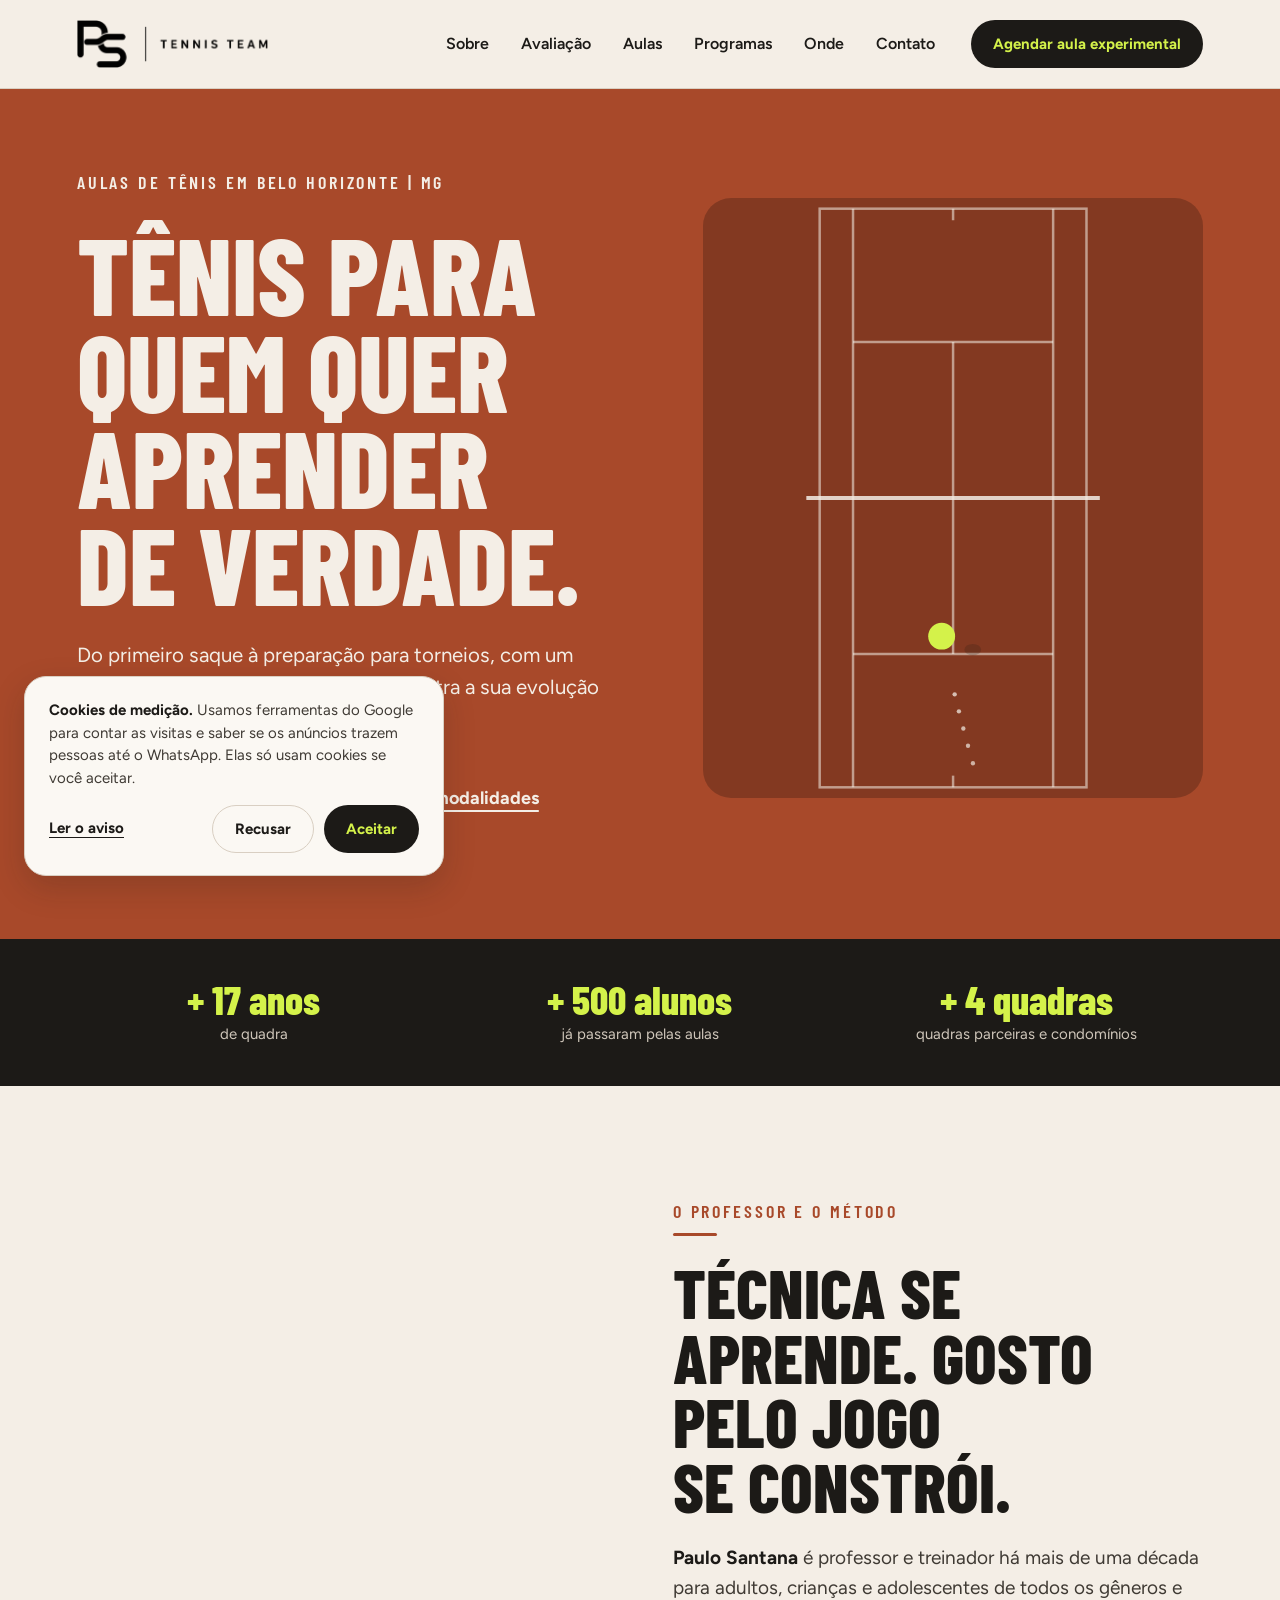
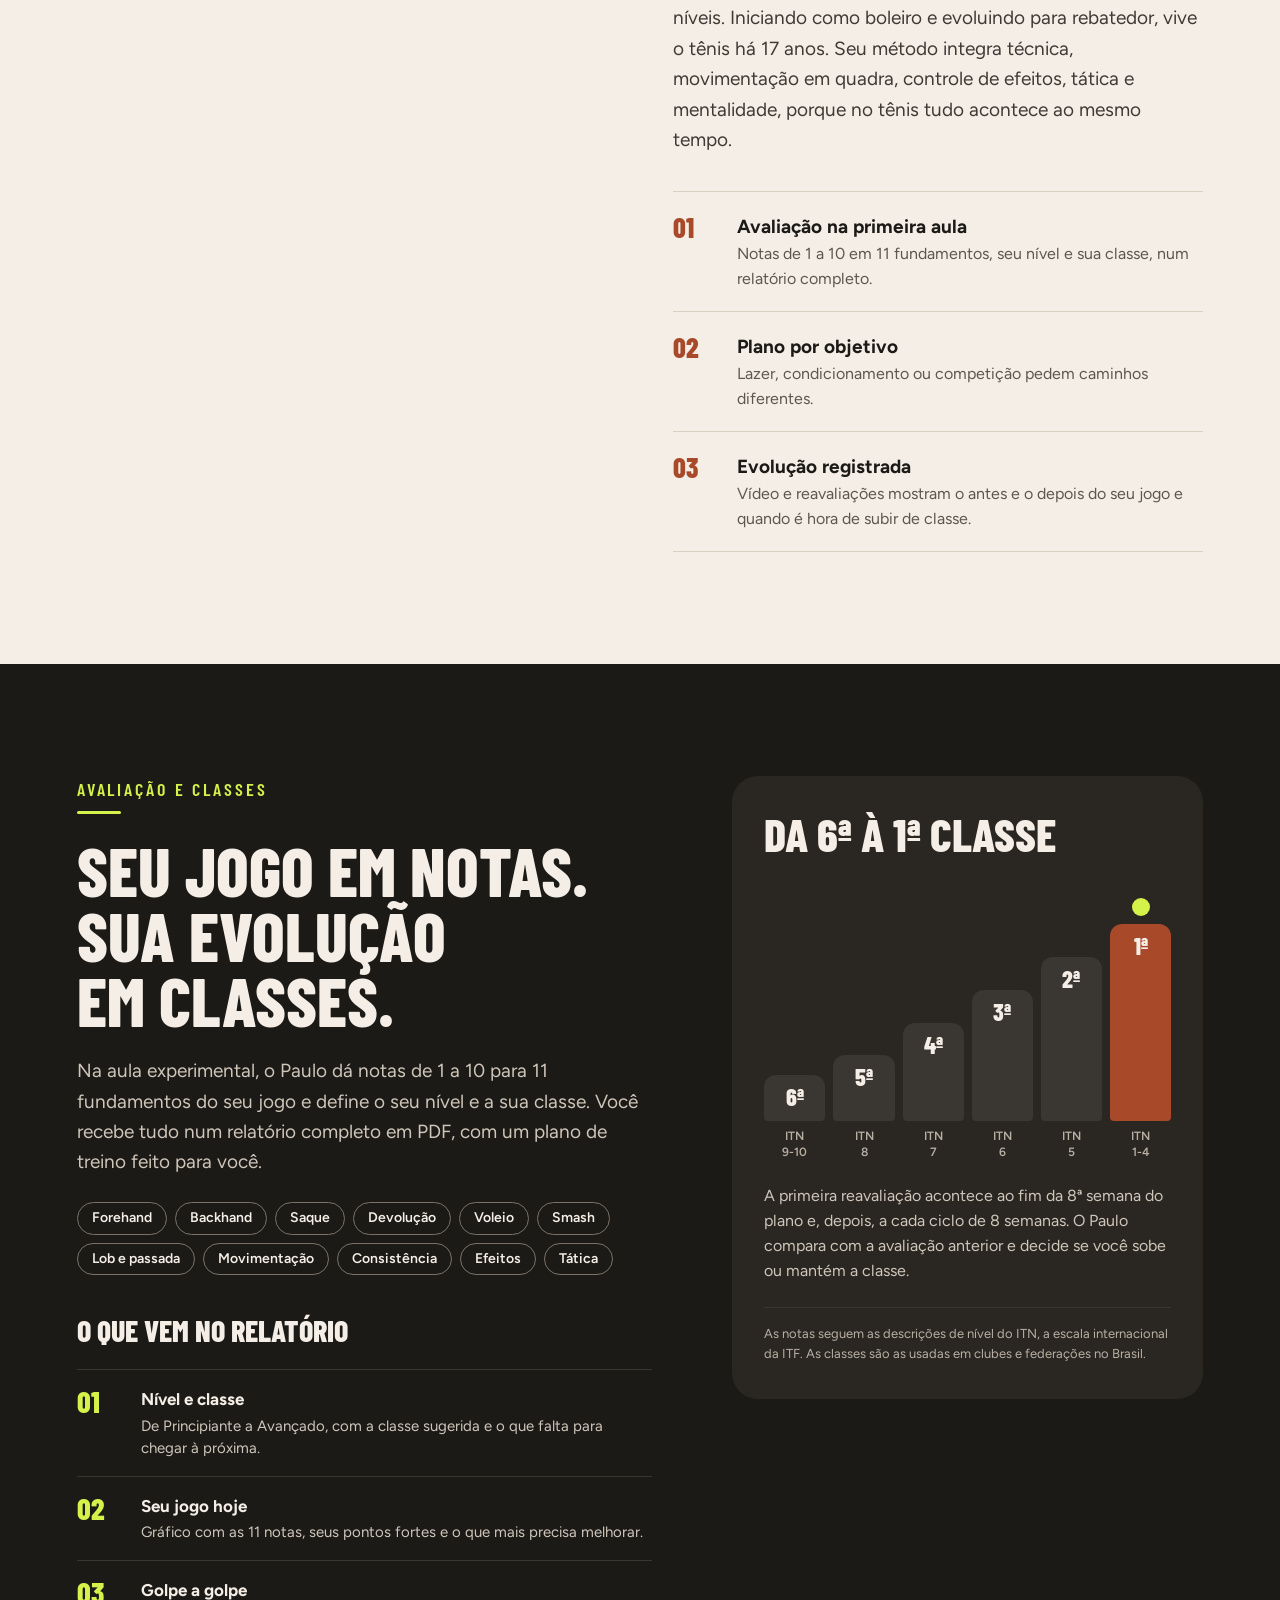
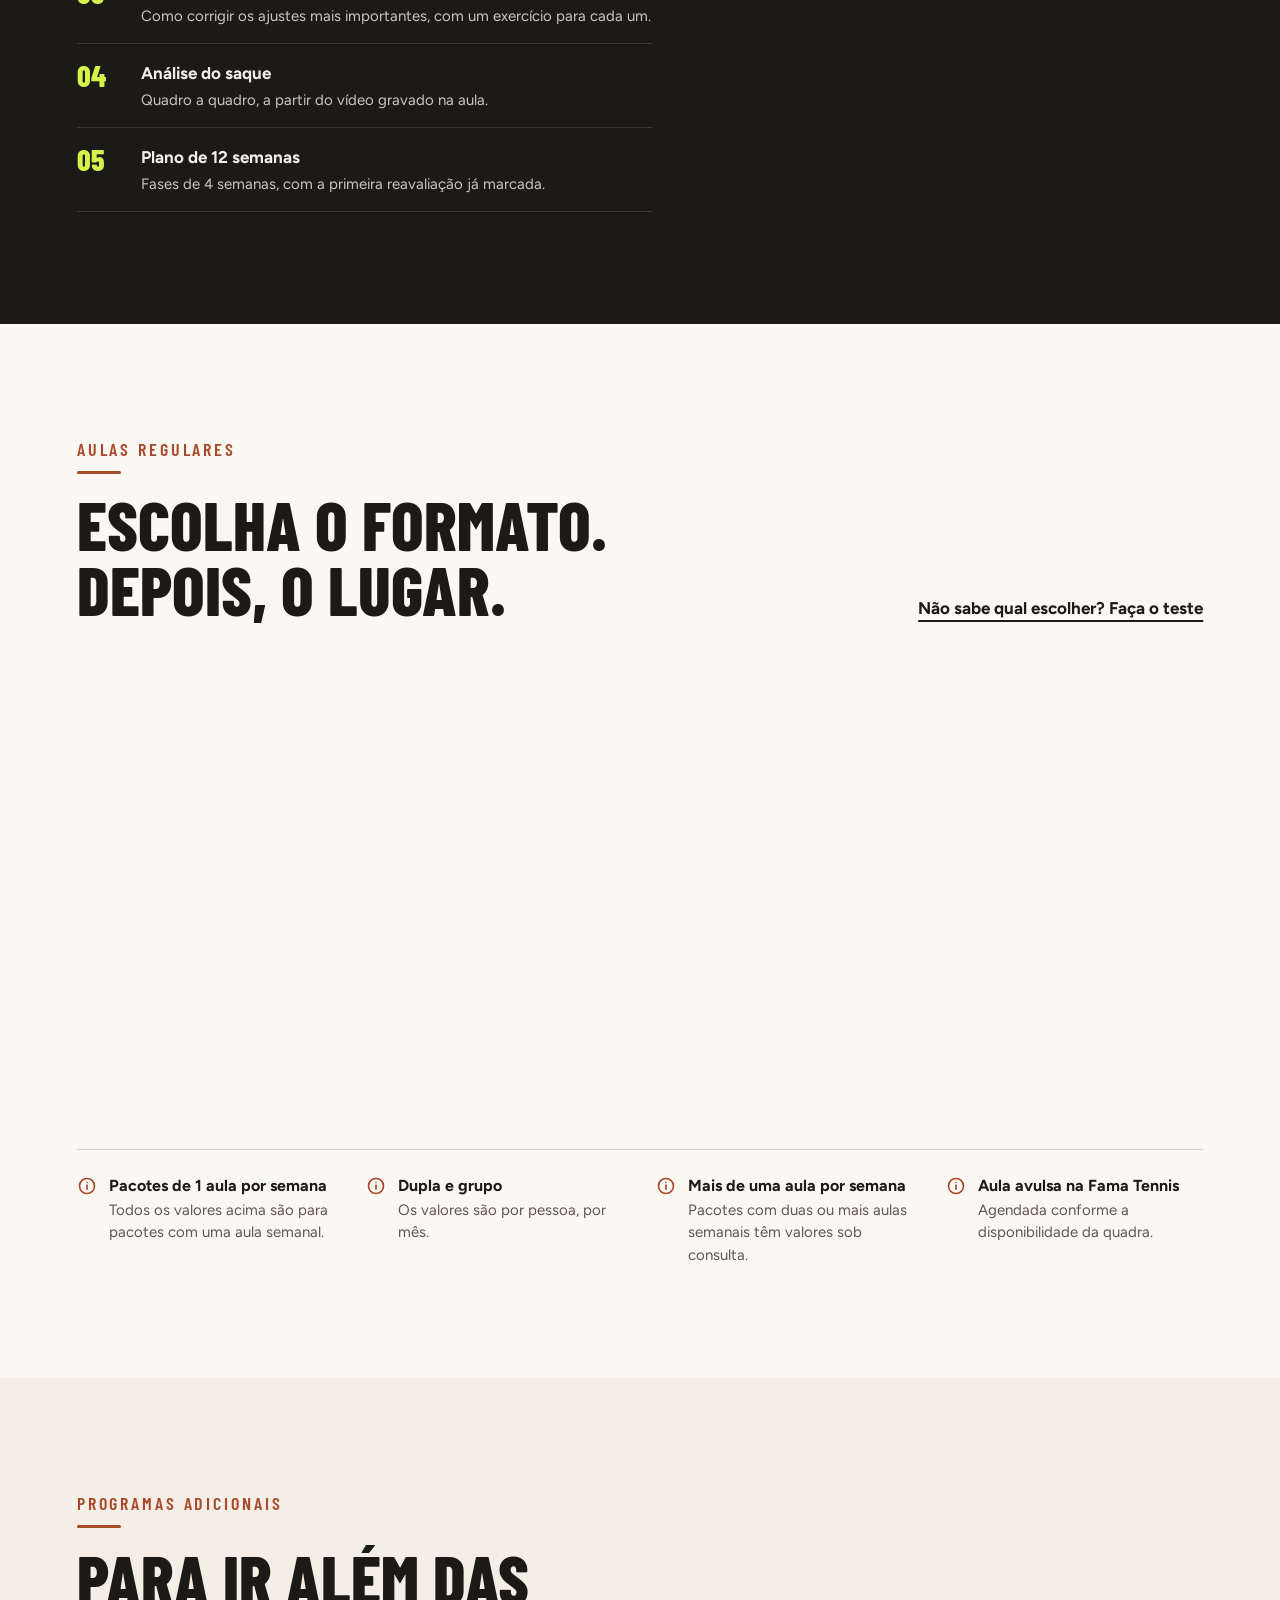
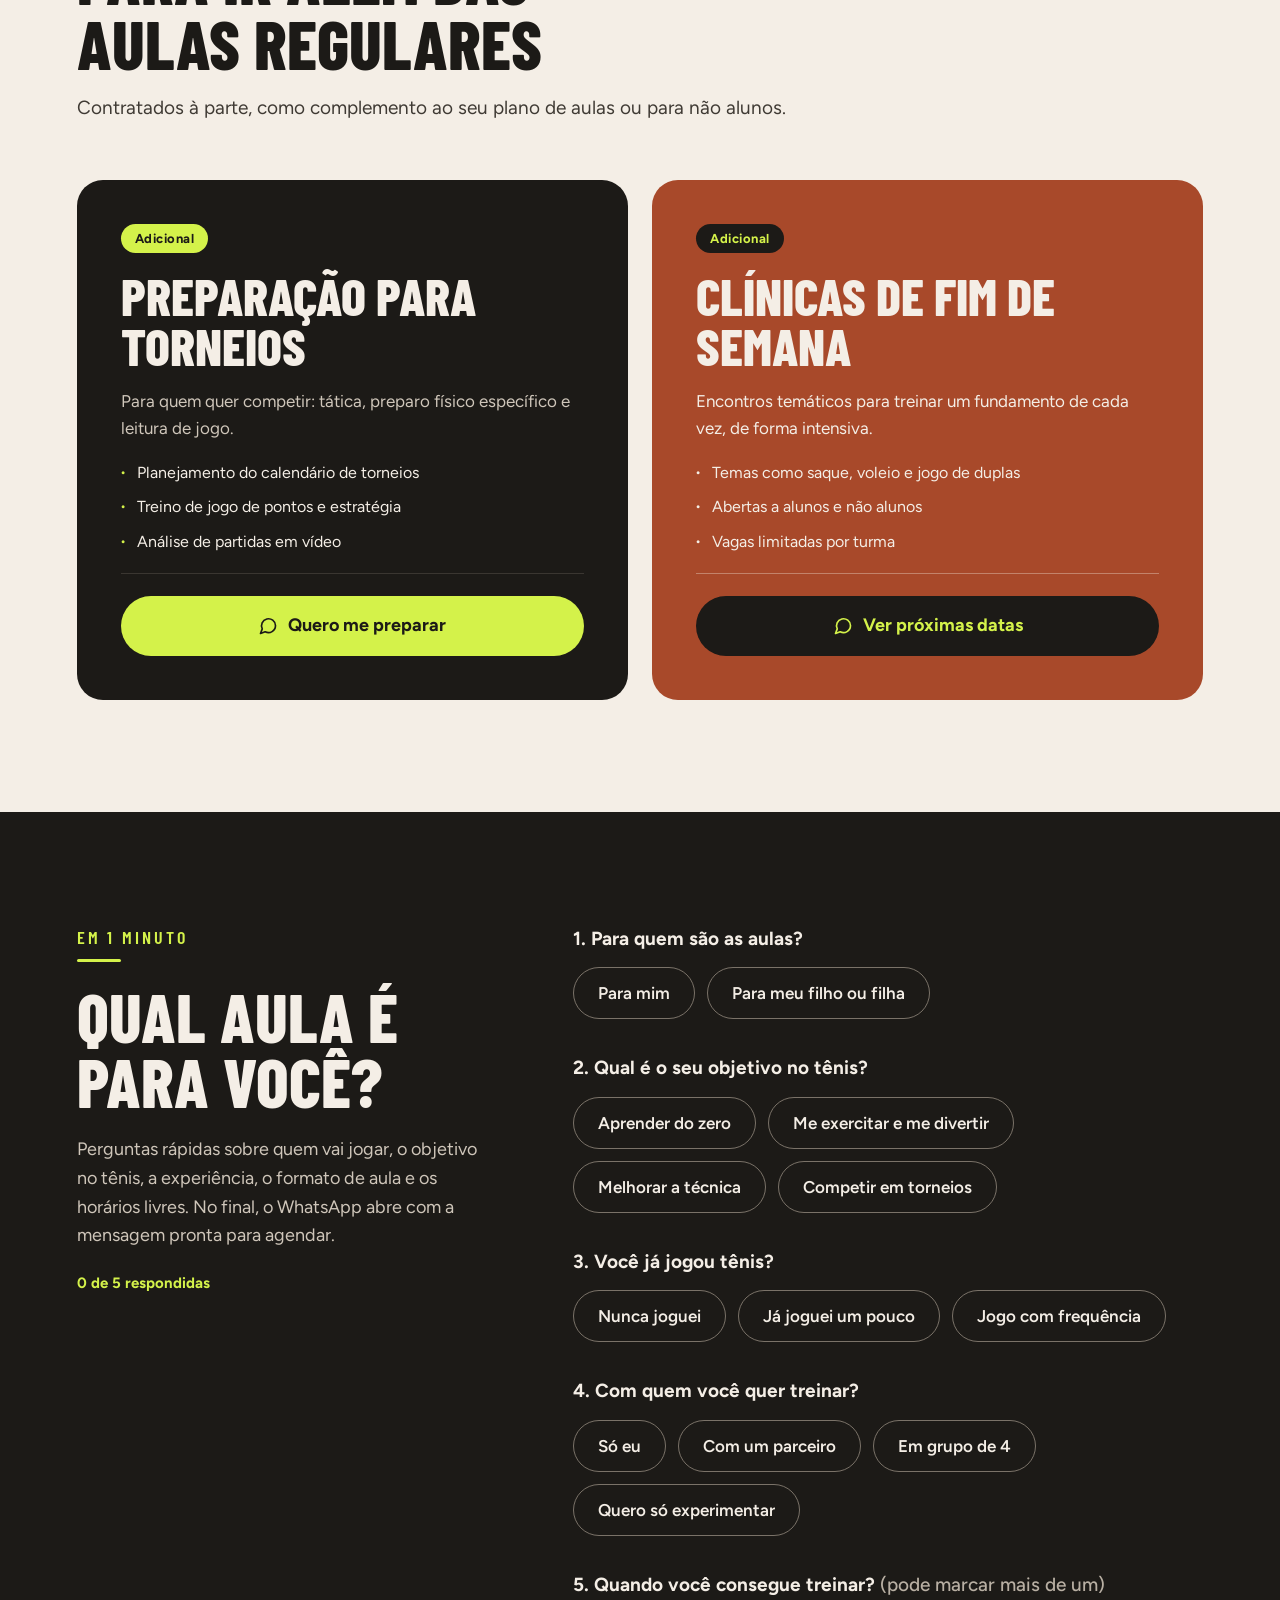
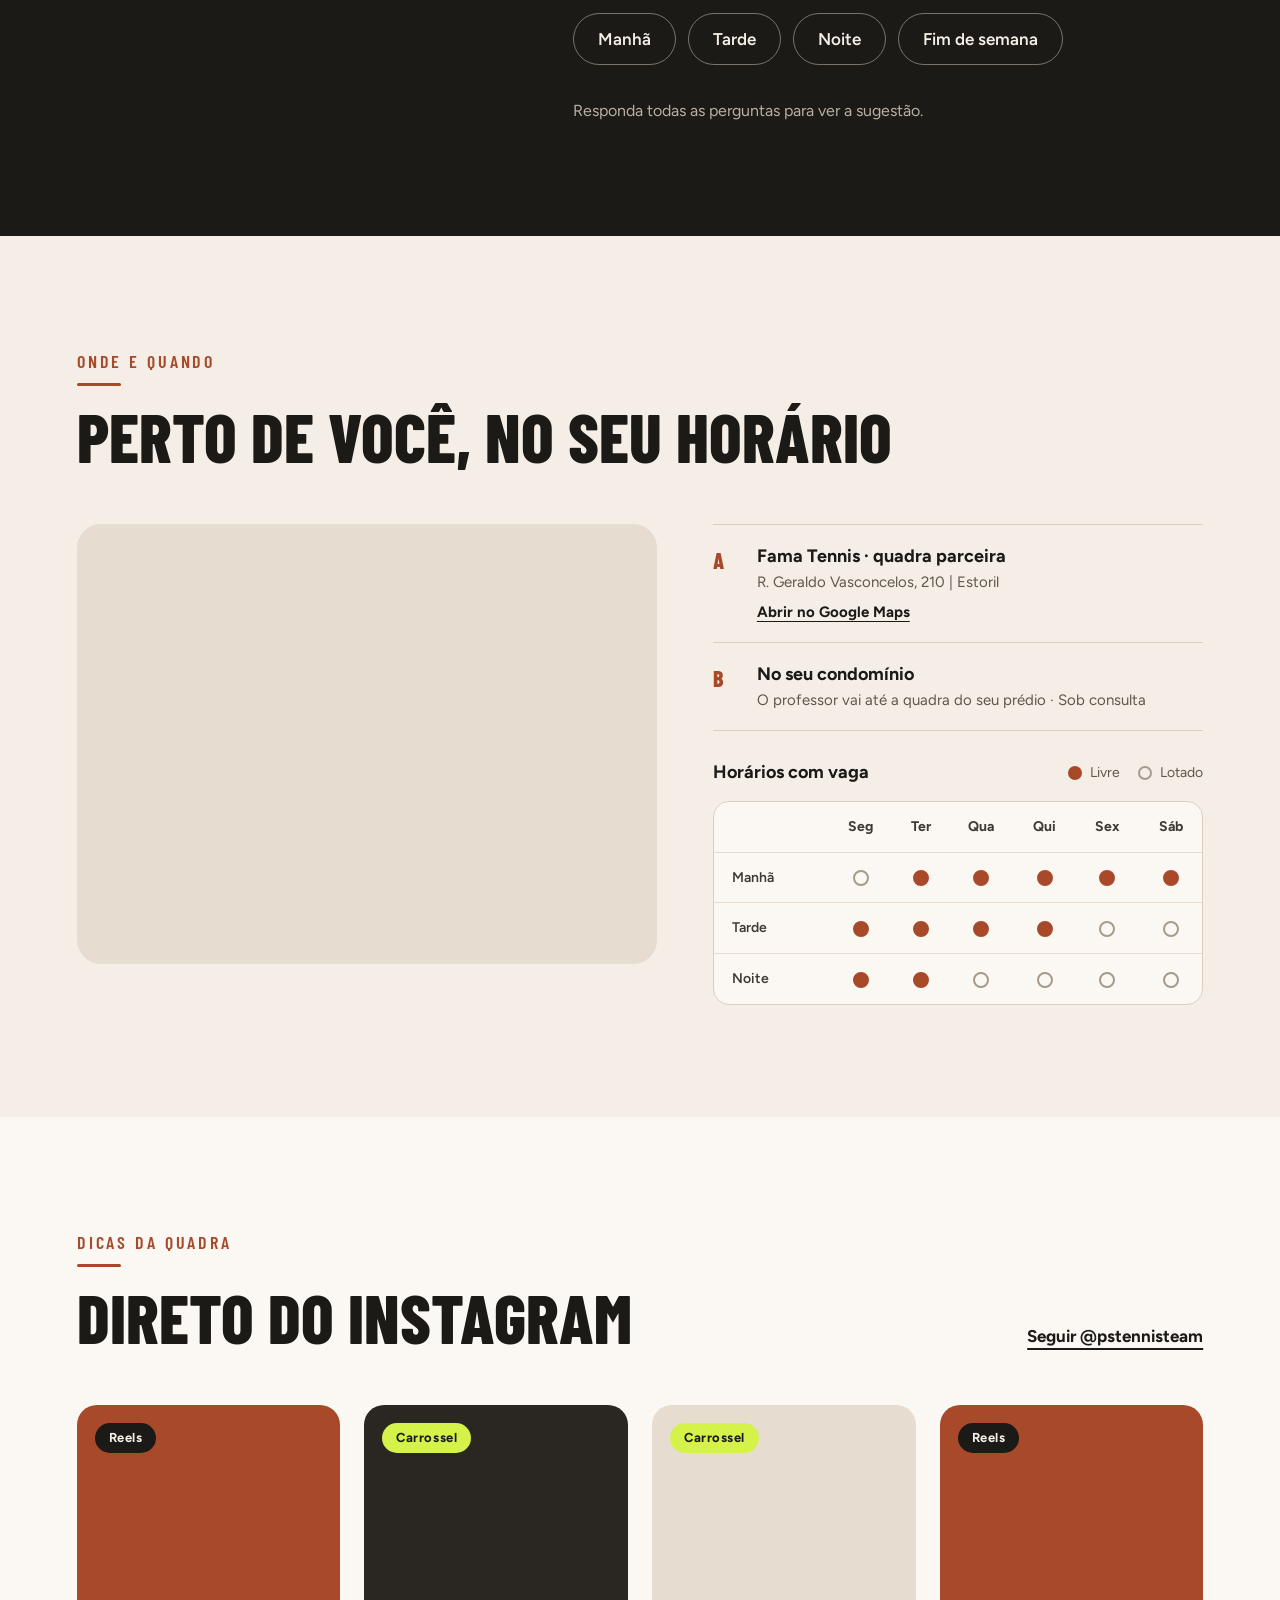
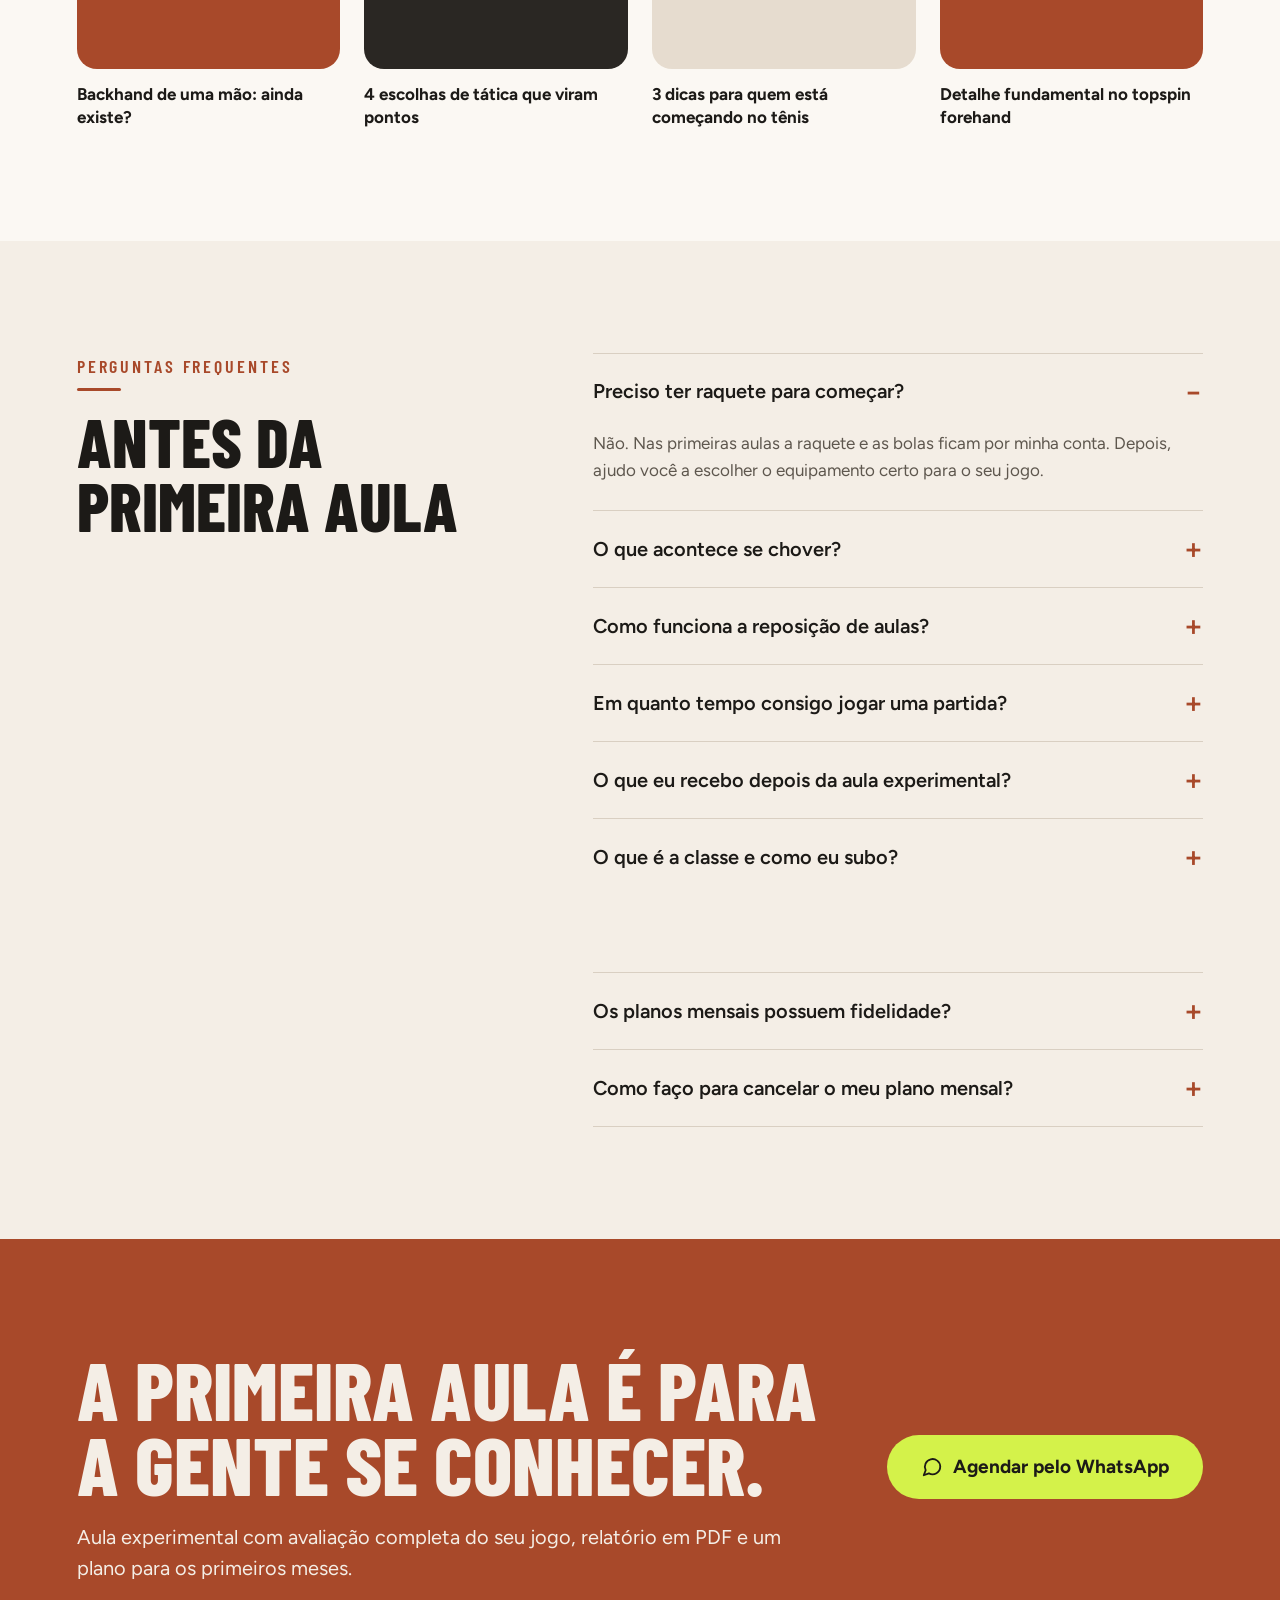
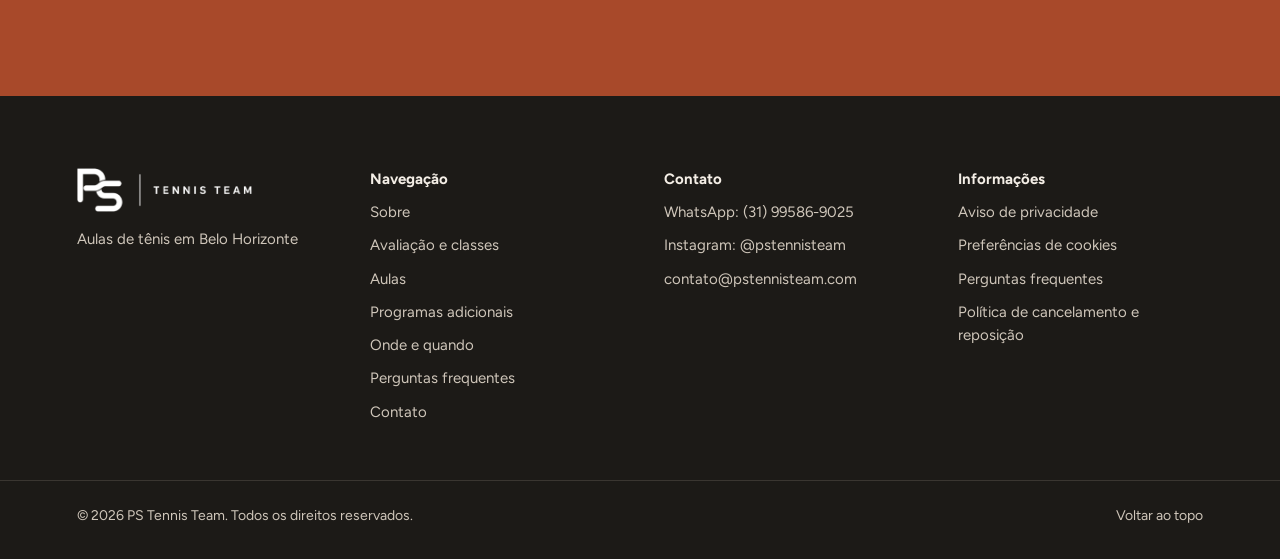
<file: index.html>
<!doctype html>
<html lang="pt-BR">
<head>
  <meta charset="utf-8">
  <!-- Consentimento (LGPD): começa negado; muda só depois do "Aceitar" na faixa -->
  <script>
    window.dataLayer = window.dataLayer || [];
    function gtag(){dataLayer.push(arguments);}
    gtag('consent', 'default', {ad_storage: 'denied', ad_user_data: 'denied', ad_personalization: 'denied', analytics_storage: 'denied', wait_for_update: 500});
    gtag('set', 'ads_data_redaction', true);
    gtag('set', 'url_passthrough', true);
    try { if (localStorage.getItem('ps-consentimento') === 'aceito') gtag('consent', 'update', {ad_storage: 'granted', ad_user_data: 'granted', ad_personalization: 'granted', analytics_storage: 'granted'}); } catch (e) {}
  </script>
  <!-- Google tag (gtag.js) - código entregue pelo Google Ads -->
  <script async src="https://www.googletagmanager.com/gtag/js?id=AW-18593472042"></script>
  <script>
    window.dataLayer = window.dataLayer || [];
    function gtag(){dataLayer.push(arguments);}
    gtag('js', new Date());
    gtag('config', 'AW-18593472042');
  </script>
  <!-- Conversão do clique no WhatsApp e faixa de consentimento -->
  <script src="js/tag-google.js"></script>
  <meta name="viewport" content="width=device-width, initial-scale=1">
  <title>PS Tennis Team | Aulas de tênis em Belo Horizonte</title>
  <meta name="description" content="Aulas de tênis com Paulo Santana em Belo Horizonte: individual, dupla, grupo e aula avulsa na Fama Tennis ou no seu condomínio. Agende uma aula experimental.">
  <meta name="theme-color" content="#A8492A">

  <meta property="og:title" content="PS Tennis Team | Aulas de tênis em Belo Horizonte">
  <meta property="og:description" content="Do primeiro saque à preparação para torneios. Agende uma aula experimental.">
  <meta property="og:type" content="website">
  <meta property="og:url" content="https://www.pstennisteam.com/">
  <meta property="og:image" content="https://www.pstennisteam.com/img/compartilhamento.jpg">
  <meta property="og:image:width" content="1200">
  <meta property="og:image:height" content="630">
  <meta property="og:locale" content="pt_BR">
  <meta name="twitter:card" content="summary_large_image">
  <link rel="canonical" href="https://www.pstennisteam.com/">

  <!-- Dados estruturados (schema.org): descrevem o negócio para o Google.
       Só entra aqui o que também aparece na página. Se mudar telefone, endereço,
       e-mail ou modalidades, atualize este bloco junto. -->
  <script type="application/ld+json">
  {
    "@context": "https://schema.org",
    "@graph": [
      {
        "@type": "WebSite",
        "@id": "https://www.pstennisteam.com/#site",
        "url": "https://www.pstennisteam.com/",
        "name": "PS Tennis Team",
        "inLanguage": "pt-BR",
        "publisher": { "@id": "https://www.pstennisteam.com/#negocio" }
      },
      {
        "@type": "LocalBusiness",
        "@id": "https://www.pstennisteam.com/#negocio",
        "name": "PS Tennis Team",
        "description": "Aulas de tênis com o professor Paulo Santana em Belo Horizonte: individual, dupla, grupo e aula avulsa, na Fama Tennis ou no seu condomínio.",
        "url": "https://www.pstennisteam.com/",
        "logo": "https://www.pstennisteam.com/img/logo-preta.png",
        "image": "https://www.pstennisteam.com/img/compartilhamento.jpg",
        "telephone": "+55 31 99586-9025",
        "email": "contato@pstennisteam.com",
        "sameAs": ["https://www.instagram.com/pstennisteam/"],
        "address": {
          "@type": "PostalAddress",
          "streetAddress": "R. Geraldo Vasconcelos, 210",
          "addressLocality": "Belo Horizonte",
          "addressRegion": "MG",
          "addressCountry": "BR"
        },
        "areaServed": { "@type": "City", "name": "Belo Horizonte" },
        "knowsAbout": "Tênis",
        "founder": {
          "@type": "Person",
          "@id": "https://www.pstennisteam.com/#paulo",
          "name": "Paulo Santana",
          "jobTitle": "Professor e treinador de tênis",
          "image": "https://www.pstennisteam.com/img/paulo.jpg"
        },
        "hasOfferCatalog": {
          "@type": "OfferCatalog",
          "name": "Aulas de tênis",
          "itemListElement": [
            { "@type": "Offer", "itemOffered": { "@type": "Service", "name": "Aula experimental com avaliação completa", "url": "https://www.pstennisteam.com/aula-experimental/" } },
            { "@type": "Offer", "itemOffered": { "@type": "Service", "name": "Aula individual" } },
            { "@type": "Offer", "itemOffered": { "@type": "Service", "name": "Aula em dupla" } },
            { "@type": "Offer", "itemOffered": { "@type": "Service", "name": "Aula em grupo (4 pessoas)" } },
            { "@type": "Offer", "itemOffered": { "@type": "Service", "name": "Aula avulsa" } },
            { "@type": "Offer", "itemOffered": { "@type": "Service", "name": "Preparação para torneios" } },
            { "@type": "Offer", "itemOffered": { "@type": "Service", "name": "Clínicas de fim de semana" } }
          ]
        }
      }
    ]
  }
  </script>

  <link rel="icon" type="image/png" sizes="32x32" href="img/favicon-32.png">
  <link rel="icon" type="image/png" sizes="512x512" href="img/favicon-512.png">
  <link rel="apple-touch-icon" href="img/apple-touch-icon.png">

  <link rel="preconnect" href="https://fonts.googleapis.com">
  <link rel="preconnect" href="https://fonts.gstatic.com" crossorigin>
  <link rel="stylesheet" href="https://fonts.googleapis.com/css2?family=Barlow+Condensed:wght@600;700;800&family=Figtree:wght@400;500;600;700&display=swap">
  <link rel="stylesheet" href="css/style.css">
  <script src="js/main.js" defer></script>
</head>
<body>

<a class="skip-link" href="#conteudo">Pular para o conteúdo</a>

<!-- ========== CABEÇALHO ========== -->
<header class="site-header" id="topo">
  <div class="container site-header__inner">
    <a class="brand" href="#inicio" aria-label="PS Tennis Team, voltar ao início">
      <img class="brand__logo" src="img/logo-preta.png" alt="PS Tennis Team" width="782" height="196">
    </a>

    <button class="menu-toggle" type="button" aria-expanded="false" aria-controls="menu-principal" aria-label="Abrir menu">
      <svg width="22" height="22" viewBox="0 0 24 24" fill="none" stroke="currentColor" stroke-width="2" stroke-linecap="round" aria-hidden="true">
        <line class="menu-toggle__l1" x1="4" y1="7" x2="20" y2="7"></line>
        <line class="menu-toggle__l2" x1="4" y1="12" x2="20" y2="12"></line>
        <line class="menu-toggle__l3" x1="4" y1="17" x2="14" y2="17"></line>
      </svg>
    </button>

    <nav class="main-nav" id="menu-principal" aria-label="Principal">
      <ul class="main-nav__list">
        <li><a href="#sobre">Sobre</a></li>
        <li><a href="#avaliacao">Avaliação</a></li>
        <li><a href="#aulas">Aulas</a></li>
        <li><a href="#programas">Programas</a></li>
        <li><a href="#onde">Onde</a></li>
        <li><a href="#contato">Contato</a></li>
      </ul>
      <a class="btn btn--ink" href="#" data-whatsapp="Olá! Vim pelo site e gostaria de agendar uma aula experimental." target="_blank" rel="noopener">Agendar aula experimental</a>
    </nav>
  </div>
</header>

<main id="conteudo">

  <!-- ========== INÍCIO ========== -->
  <section class="hero" id="inicio">
    <div class="container hero__inner">
      <div class="hero__text">
        <p class="eyebrow eyebrow--light">Aulas de tênis em Belo Horizonte | MG</p>
        <h1 class="hero__title">Tênis para quem quer aprender de verdade.</h1>
        <p class="hero__lead">Do primeiro saque à preparação para torneios, com um método que respeita o seu ritmo e mostra a sua evolução em vídeo.</p>
        <div class="hero__actions">
          <a class="btn btn--ball btn--lg" href="#" data-whatsapp="Olá! Vim pelo site e gostaria de agendar uma aula experimental." target="_blank" rel="noopener">
            <svg class="icon" width="22" height="22" viewBox="0 0 24 24" fill="none" stroke="currentColor" stroke-width="2" stroke-linecap="round" stroke-linejoin="round" aria-hidden="true"><path d="M21 11.5a8.4 8.4 0 0 1-12.4 7.4L3 21l2.1-5.5A8.4 8.4 0 1 1 21 11.5z"></path></svg>
            Agendar aula experimental
          </a>
          <a class="link-light" href="#aulas">Ver modalidades</a>
        </div>
      </div>

      <div class="hero__media">
        <!--
          Espaço para o vídeo do topo. Quando houver um vídeo curto (6 a 10 s, sem som),
          coloque o arquivo em img/ e substitua o bloco .hero__court abaixo por:
          <video class="hero__video" src="img/hero.mp4" poster="img/hero.jpg" autoplay muted loop playsinline></video>
        -->
        <div class="hero__court" aria-hidden="true" data-rally>
          <svg class="court court--vertical" viewBox="0 0 360 734" fill="none">
            <rect x="20" y="20" width="320" height="694"></rect>
            <line x1="60" y1="20" x2="60" y2="714"></line>
            <line x1="300" y1="20" x2="300" y2="714"></line>
            <line x1="60" y1="180" x2="300" y2="180"></line>
            <line x1="60" y1="554" x2="300" y2="554"></line>
            <line x1="180" y1="180" x2="180" y2="554"></line>
            <line x1="180" y1="20" x2="180" y2="34"></line>
            <line x1="180" y1="700" x2="180" y2="714"></line>
            <line class="court__net" x1="4" y1="367" x2="356" y2="367"></line>
            <g class="court__trail"></g>
            <circle class="court__ball" cx="215" cy="690" r="12"></circle>
          </svg>
          <svg class="court court--horizontal" viewBox="0 0 734 360" fill="none">
            <rect x="20" y="20" width="694" height="320"></rect>
            <line x1="20" y1="60" x2="714" y2="60"></line>
            <line x1="20" y1="300" x2="714" y2="300"></line>
            <line x1="180" y1="60" x2="180" y2="300"></line>
            <line x1="554" y1="60" x2="554" y2="300"></line>
            <line x1="180" y1="180" x2="554" y2="180"></line>
            <line class="court__net" x1="367" y1="4" x2="367" y2="356"></line>
            <g class="court__trail"></g>
            <circle class="court__ball" cx="690" cy="215" r="20"></circle>
          </svg>
        </div>
      </div>
    </div>
  </section>

  <!-- ========== CREDENCIAIS ========== -->
  <section class="credentials" aria-label="Credenciais">
    <div class="container credentials__inner">
      <div class="credential">
        <span class="credential__value">+ 17 anos</span>
        <span class="credential__label">de quadra</span>
      </div>
      <div class="credential">
        <span class="credential__value">+ 500 alunos</span>
        <span class="credential__label">já passaram pelas aulas</span>
      </div>
      <div class="credential">
        <span class="credential__value">+ 4 quadras</span>
        <span class="credential__label">quadras parceiras e condomínios</span>
      </div>
    </div>
  </section>

  <!-- ========== SOBRE ========== -->
  <section class="section" id="sobre">
    <div class="container about">
      <div class="about__photo">
        <img src="img/paulo.jpg" alt="Paulo Santana em quadra de saibro, em posição de espera com a raquete" width="1000" height="1333" loading="lazy">
      </div>
      <div class="about__text">
        <p class="eyebrow">O professor e o método</p>
        <h2 class="section-title">Técnica se aprende. Gosto pelo jogo se constrói.</h2>
        <p class="body-lg"><strong>Paulo Santana</strong> é professor e treinador há mais de uma década para adultos, crianças e adolescentes de todos os gêneros e níveis. Iniciando como boleiro e evoluindo para rebatedor, vive o tênis há 17 anos. Seu método integra técnica, movimentação em quadra, controle de efeitos, tática e mentalidade, porque no tênis tudo acontece ao mesmo tempo.</p>
        <ol class="method">
          <li class="method__item">
            <span class="method__num" aria-hidden="true">01</span>
            <div>
              <h3 class="method__title">Avaliação na primeira aula</h3>
              <p class="method__text">Notas de 1 a 10 em 11 fundamentos, seu nível e sua classe, num relatório completo.</p>
            </div>
          </li>
          <li class="method__item">
            <span class="method__num" aria-hidden="true">02</span>
            <div>
              <h3 class="method__title">Plano por objetivo</h3>
              <p class="method__text">Lazer, condicionamento ou competição pedem caminhos diferentes.</p>
            </div>
          </li>
          <li class="method__item">
            <span class="method__num" aria-hidden="true">03</span>
            <div>
              <h3 class="method__title">Evolução registrada</h3>
              <p class="method__text">Vídeo e reavaliações mostram o antes e o depois do seu jogo e quando é hora de subir de classe.</p>
            </div>
          </li>
        </ol>
      </div>
    </div>
  </section>

  <!-- ========== AVALIAÇÃO E CLASSES ==========
    Escada: cada degrau usa --h (1 a 6) para a altura. As faixas de ITN seguem a
    tabela da área do professor (FAIXAS em professor/index.html). -->
  <section class="section section--ink" id="avaliacao">
    <div class="container eval">
      <div class="eval__text">
        <p class="eyebrow eyebrow--ball">Avaliação e classes</p>
        <h2 class="section-title section-title--light">Seu jogo em notas. Sua evolução em classes.</h2>
        <p class="eval__lead">Na aula experimental, o Paulo dá notas de 1 a 10 para 11 fundamentos do seu jogo e define o seu nível e a sua classe. Você recebe tudo num relatório completo em PDF, com um plano de treino feito para você.</p>
        <ul class="eval__skills" aria-label="Fundamentos avaliados">
          <li>Forehand</li>
          <li>Backhand</li>
          <li>Saque</li>
          <li>Devolução</li>
          <li>Voleio</li>
          <li>Smash</li>
          <li>Lob e passada</li>
          <li>Movimentação</li>
          <li>Consistência</li>
          <li>Efeitos</li>
          <li>Tática</li>
        </ul>
        <h3 class="eval__subtitle">O que vem no relatório</h3>
        <ol class="eval__report">
          <li><strong>Nível e classe</strong><span>De Principiante a Avançado, com a classe sugerida e o que falta para chegar à próxima.</span></li>
          <li><strong>Seu jogo hoje</strong><span>Gráfico com as 11 notas, seus pontos fortes e o que mais precisa melhorar.</span></li>
          <li><strong>Golpe a golpe</strong><span>Como corrigir os ajustes mais importantes, com um exercício para cada um.</span></li>
          <li><strong>Análise do saque</strong><span>Quadro a quadro, a partir do vídeo gravado na aula.</span></li>
          <li><strong>Plano de 12 semanas</strong><span>Fases de 4 semanas, com a primeira reavaliação já marcada.</span></li>
        </ol>
      </div>
      <div class="eval__ladder">
        <p class="eval__ladder-title">Da 6ª à 1ª classe</p>
        <ol class="ladder" aria-label="Classes, da 6ª à 1ª, com a referência ITN de cada uma">
          <li class="ladder__step" style="--h:1"><span class="ladder__bar">6ª</span><span class="ladder__itn">ITN<br>9-10</span></li>
          <li class="ladder__step" style="--h:2"><span class="ladder__bar">5ª</span><span class="ladder__itn">ITN<br>8</span></li>
          <li class="ladder__step" style="--h:3"><span class="ladder__bar">4ª</span><span class="ladder__itn">ITN<br>7</span></li>
          <li class="ladder__step" style="--h:4"><span class="ladder__bar">3ª</span><span class="ladder__itn">ITN<br>6</span></li>
          <li class="ladder__step" style="--h:5"><span class="ladder__bar">2ª</span><span class="ladder__itn">ITN<br>5</span></li>
          <li class="ladder__step ladder__step--top" style="--h:6"><span class="ladder__bar">1ª</span><span class="ladder__itn">ITN<br>1-4</span></li>
        </ol>
        <p class="eval__ladder-text">A primeira reavaliação acontece ao fim da 8ª semana do plano e, depois, a cada ciclo de 8 semanas. O Paulo compara com a avaliação anterior e decide se você sobe ou mantém a classe.</p>
        <p class="eval__ref">As notas seguem as descrições de nível do ITN, a escala internacional da ITF. As classes são as usadas em clubes e federações no Brasil.</p>
      </div>
    </div>
  </section>

  <!-- ========== AULAS REGULARES (cards que viram) ========== -->
  <section class="section section--paper" id="aulas">
    <div class="container">
      <div class="section-head section-head--split">
        <div>
          <p class="eyebrow">Aulas regulares</p>
          <h2 class="section-title">Escolha o formato.<br>Depois, o lugar.</h2>
        </div>
        <a class="link-dark" href="#qual-aula">Não sabe qual escolher? Faça o teste</a>
      </div>

      <!--
        Cada card tem dois lados: frente = Fama Tennis, verso = Condomínio.
        Para alterar valores, edite os textos .plan__price e .plan__unit de cada lado.
      -->
      <div class="plans">

        <button class="plan" type="button" aria-pressed="false">
          <span class="plan__inner">
            <span class="plan__face plan__face--front">
              <span class="plan__top"><span class="chip chip--accent">Fama Tennis</span><span class="plan__where">quadra parceira</span></span>
              <span class="plan__title">Individual</span>
              <span class="plan__desc">Atenção total ao seu jogo, com plano montado a partir do seu objetivo.</span>
              <span class="plan__spacer"></span>
              <span class="plan__meta">60 min · 1 aluno</span>
              <span class="plan__pricing"><span class="plan__price">R$ 990</span><span class="plan__unit">por mês</span></span>
              <span class="plan__flip"><svg class="icon" width="18" height="18" viewBox="0 0 24 24" fill="none" stroke="currentColor" stroke-width="2" stroke-linecap="round" stroke-linejoin="round" aria-hidden="true"><path d="M3 12a9 9 0 0 1 15.5-6.2L21 8"></path><polyline points="21 3 21 8 16 8"></polyline><path d="M21 12a9 9 0 0 1-15.5 6.2L3 16"></path><polyline points="3 21 3 16 8 16"></polyline></svg>Ver valores em condomínio</span>
            </span>
            <span class="plan__face plan__face--back" aria-hidden="true">
              <span class="plan__top"><span class="chip chip--ball">Condomínio</span><span class="plan__where">na quadra do seu prédio</span></span>
              <span class="plan__title">Individual</span>
              <span class="plan__desc">O mesmo acompanhamento individual, sem sair do seu condomínio.</span>
              <span class="plan__spacer"></span>
              <span class="plan__meta">60 min · 1 aluno</span>
              <span class="plan__pricing"><span class="plan__price">R$ 810</span></span>
              <span class="plan__flip"><svg class="icon" width="18" height="18" viewBox="0 0 24 24" fill="none" stroke="currentColor" stroke-width="2" stroke-linecap="round" stroke-linejoin="round" aria-hidden="true"><path d="M3 12a9 9 0 0 1 15.5-6.2L21 8"></path><polyline points="21 3 21 8 16 8"></polyline><path d="M21 12a9 9 0 0 1-15.5 6.2L3 16"></path><polyline points="3 21 3 16 8 16"></polyline></svg>Ver valores na Fama Tennis</span>
            </span>
          </span>
        </button>

        <button class="plan" type="button" aria-pressed="false">
          <span class="plan__inner">
            <span class="plan__face plan__face--front">
              <span class="plan__top"><span class="chip chip--accent">Fama Tennis</span><span class="plan__where">quadra parceira</span></span>
              <span class="plan__title">Dupla</span>
              <span class="plan__desc">Divida a quadra com um parceiro de jogo e aprendam juntos, no mesmo ritmo.</span>
              <span class="plan__spacer"></span>
              <span class="plan__meta">60 min · 2 alunos</span>
              <span class="plan__pricing"><span class="plan__price">R$ 630</span></span>
              <span class="plan__flip"><svg class="icon" width="18" height="18" viewBox="0 0 24 24" fill="none" stroke="currentColor" stroke-width="2" stroke-linecap="round" stroke-linejoin="round" aria-hidden="true"><path d="M3 12a9 9 0 0 1 15.5-6.2L21 8"></path><polyline points="21 3 21 8 16 8"></polyline><path d="M21 12a9 9 0 0 1-15.5 6.2L3 16"></path><polyline points="3 21 3 16 8 16"></polyline></svg>Ver valores em condomínio</span>
            </span>
            <span class="plan__face plan__face--back" aria-hidden="true">
              <span class="plan__top"><span class="chip chip--ball">Condomínio</span><span class="plan__where">na quadra do seu prédio</span></span>
              <span class="plan__title">Dupla</span>
              <span class="plan__desc">Com um vizinho, familiar ou amigo, na quadra do prédio.</span>
              <span class="plan__spacer"></span>
              <span class="plan__meta">60 min · 2 alunos</span>
              <span class="plan__pricing"><span class="plan__price">R$ 540</span></span>
              <span class="plan__flip"><svg class="icon" width="18" height="18" viewBox="0 0 24 24" fill="none" stroke="currentColor" stroke-width="2" stroke-linecap="round" stroke-linejoin="round" aria-hidden="true"><path d="M3 12a9 9 0 0 1 15.5-6.2L21 8"></path><polyline points="21 3 21 8 16 8"></polyline><path d="M21 12a9 9 0 0 1-15.5 6.2L3 16"></path><polyline points="3 21 3 16 8 16"></polyline></svg>Ver valores na Fama Tennis</span>
            </span>
          </span>
        </button>

        <button class="plan" type="button" aria-pressed="false">
          <span class="plan__inner">
            <span class="plan__face plan__face--front">
              <span class="plan__top"><span class="chip chip--accent">Fama Tennis</span><span class="plan__where">quadra parceira</span></span>
              <span class="plan__title">Grupo</span>
              <span class="plan__desc">Turma fechada de quatro pessoas, com muita troca de bola e jogo de duplas.</span>
              <span class="plan__spacer"></span>
              <span class="plan__meta">60 min · 4 alunos</span>
              <span class="plan__pricing"><span class="plan__price">R$ 405</span></span>
              <span class="plan__flip"><svg class="icon" width="18" height="18" viewBox="0 0 24 24" fill="none" stroke="currentColor" stroke-width="2" stroke-linecap="round" stroke-linejoin="round" aria-hidden="true"><path d="M3 12a9 9 0 0 1 15.5-6.2L21 8"></path><polyline points="21 3 21 8 16 8"></polyline><path d="M21 12a9 9 0 0 1-15.5 6.2L3 16"></path><polyline points="3 21 3 16 8 16"></polyline></svg>Ver valores em condomínio</span>
            </span>
            <span class="plan__face plan__face--back" aria-hidden="true">
              <span class="plan__top"><span class="chip chip--ball">Condomínio</span><span class="plan__where">na quadra do seu prédio</span></span>
              <span class="plan__title">Grupo</span>
              <span class="plan__desc">Reúna quatro moradores e dividam a aula na quadra do condomínio.</span>
              <span class="plan__spacer"></span>
              <span class="plan__meta">60 min · 4 alunos</span>
              <span class="plan__pricing"><span class="plan__price">R$ 360</span></span>
              <span class="plan__flip"><svg class="icon" width="18" height="18" viewBox="0 0 24 24" fill="none" stroke="currentColor" stroke-width="2" stroke-linecap="round" stroke-linejoin="round" aria-hidden="true"><path d="M3 12a9 9 0 0 1 15.5-6.2L21 8"></path><polyline points="21 3 21 8 16 8"></polyline><path d="M21 12a9 9 0 0 1-15.5 6.2L3 16"></path><polyline points="3 21 3 16 8 16"></polyline></svg>Ver valores na Fama Tennis</span>
            </span>
          </span>
        </button>

        <button class="plan" type="button" aria-pressed="false">
          <span class="plan__inner">
            <span class="plan__face plan__face--front">
              <span class="plan__top"><span class="chip chip--accent">Fama Tennis</span><span class="plan__where">quadra parceira</span></span>
              <span class="plan__title">Aula avulsa</span>
              <span class="plan__desc">Uma aula sem pacote, para experimentar ou encaixar na sua agenda.</span>
              <span class="plan__spacer"></span>
              <span class="plan__meta">60 min · sem compromisso</span>
              <span class="plan__pricing"><span class="plan__price">R$ 240</span></span>
              <span class="plan__flip"><svg class="icon" width="18" height="18" viewBox="0 0 24 24" fill="none" stroke="currentColor" stroke-width="2" stroke-linecap="round" stroke-linejoin="round" aria-hidden="true"><path d="M3 12a9 9 0 0 1 15.5-6.2L21 8"></path><polyline points="21 3 21 8 16 8"></polyline><path d="M21 12a9 9 0 0 1-15.5 6.2L3 16"></path><polyline points="3 21 3 16 8 16"></polyline></svg>Ver valores em condomínio</span>
            </span>
            <span class="plan__face plan__face--back" aria-hidden="true">
              <span class="plan__top"><span class="chip chip--ball">Condomínio</span><span class="plan__where">na quadra do seu prédio</span></span>
              <span class="plan__title">Aula avulsa</span>
              <span class="plan__desc">Uma aula pontual na quadra do seu condomínio, sem pacote.</span>
              <span class="plan__spacer"></span>
              <span class="plan__meta">60 min · sem compromisso</span>
              <span class="plan__pricing"><span class="plan__price">R$ 220</span></span>
              <span class="plan__flip"><svg class="icon" width="18" height="18" viewBox="0 0 24 24" fill="none" stroke="currentColor" stroke-width="2" stroke-linecap="round" stroke-linejoin="round" aria-hidden="true"><path d="M3 12a9 9 0 0 1 15.5-6.2L21 8"></path><polyline points="21 3 21 8 16 8"></polyline><path d="M21 12a9 9 0 0 1-15.5 6.2L3 16"></path><polyline points="3 21 3 16 8 16"></polyline></svg>Ver valores na Fama Tennis</span>
            </span>
          </span>
        </button>

      </div>

      <ul class="plan-notes">
        <li class="plan-note"><svg class="icon" width="20" height="20" viewBox="0 0 24 24" fill="none" stroke="currentColor" stroke-width="2" stroke-linecap="round" stroke-linejoin="round" aria-hidden="true"><circle cx="12" cy="12" r="9"></circle><line x1="12" y1="11" x2="12" y2="16"></line><line x1="12" y1="7.5" x2="12" y2="7.6"></line></svg><div><p class="plan-note__title">Pacotes de 1 aula por semana</p><p class="plan-note__text">Todos os valores acima são para pacotes com uma aula semanal.</p></div></li>
        <li class="plan-note"><svg class="icon" width="20" height="20" viewBox="0 0 24 24" fill="none" stroke="currentColor" stroke-width="2" stroke-linecap="round" stroke-linejoin="round" aria-hidden="true"><circle cx="12" cy="12" r="9"></circle><line x1="12" y1="11" x2="12" y2="16"></line><line x1="12" y1="7.5" x2="12" y2="7.6"></line></svg><div><p class="plan-note__title">Dupla e grupo</p><p class="plan-note__text">Os valores são por pessoa, por mês.</p></div></li>
        <li class="plan-note"><svg class="icon" width="20" height="20" viewBox="0 0 24 24" fill="none" stroke="currentColor" stroke-width="2" stroke-linecap="round" stroke-linejoin="round" aria-hidden="true"><circle cx="12" cy="12" r="9"></circle><line x1="12" y1="11" x2="12" y2="16"></line><line x1="12" y1="7.5" x2="12" y2="7.6"></line></svg><div><p class="plan-note__title">Mais de uma aula por semana</p><p class="plan-note__text">Pacotes com duas ou mais aulas semanais têm valores sob consulta.</p></div></li>
        <li class="plan-note"><svg class="icon" width="20" height="20" viewBox="0 0 24 24" fill="none" stroke="currentColor" stroke-width="2" stroke-linecap="round" stroke-linejoin="round" aria-hidden="true"><circle cx="12" cy="12" r="9"></circle><line x1="12" y1="11" x2="12" y2="16"></line><line x1="12" y1="7.5" x2="12" y2="7.6"></line></svg><div><p class="plan-note__title">Aula avulsa na Fama Tennis</p><p class="plan-note__text">Agendada conforme a disponibilidade da quadra.</p></div></li>
      </ul>
    </div>
  </section>

  <!-- ========== PROGRAMAS ADICIONAIS ========== -->
  <section class="section" id="programas">
    <div class="container">
      <div class="section-head section-head--narrow">
        <p class="eyebrow">Programas adicionais</p>
        <h2 class="section-title">Para ir além das aulas regulares</h2>
        <p class="body-lg">Contratados à parte, como complemento ao seu plano de aulas ou para não alunos.</p>
      </div>

      <div class="programs">
        <article class="program program--ink">
          <span class="chip chip--ball">Adicional</span>
          <h3 class="program__title">Preparação para torneios</h3>
          <p class="program__text">Para quem quer competir: tática, preparo físico específico e leitura de jogo.</p>
          <ul class="program__list">
            <li>Planejamento do calendário de torneios</li>
            <li>Treino de jogo de pontos e estratégia</li>
            <li>Análise de partidas em vídeo</li>
          </ul>
          <div class="program__foot">
            <a class="btn btn--ball btn--lg btn--block" href="#" data-whatsapp="Olá! Vim pelo site e tenho interesse na Preparação para torneios." target="_blank" rel="noopener"><svg class="icon" width="20" height="20" viewBox="0 0 24 24" fill="none" stroke="currentColor" stroke-width="2" stroke-linecap="round" stroke-linejoin="round" aria-hidden="true"><path d="M21 11.5a8.4 8.4 0 0 1-12.4 7.4L3 21l2.1-5.5A8.4 8.4 0 1 1 21 11.5z"></path></svg>Quero me preparar</a>
          </div>
        </article>

        <article class="program program--accent">
          <span class="chip chip--ink">Adicional</span>
          <h3 class="program__title">Clínicas de fim de semana</h3>
          <p class="program__text">Encontros temáticos para treinar um fundamento de cada vez, de forma intensiva.</p>
          <ul class="program__list">
            <li>Temas como saque, voleio e jogo de duplas</li>
            <li>Abertas a alunos e não alunos</li>
            <li>Vagas limitadas por turma</li>
          </ul>
          <div class="program__foot">
            <a class="btn btn--ink btn--lg btn--block" href="#" data-whatsapp="Olá! Vim pelo site e gostaria de saber as próximas datas das Clínicas de fim de semana." target="_blank" rel="noopener"><svg class="icon" width="20" height="20" viewBox="0 0 24 24" fill="none" stroke="currentColor" stroke-width="2" stroke-linecap="round" stroke-linejoin="round" aria-hidden="true"><path d="M21 11.5a8.4 8.4 0 0 1-12.4 7.4L3 21l2.1-5.5A8.4 8.4 0 1 1 21 11.5z"></path></svg>Ver próximas datas</a>
          </div>
        </article>
      </div>
    </div>
  </section>

  <!-- ========== TESTE: QUAL AULA É PARA VOCÊ? ========== -->
  <section class="section section--ink" id="qual-aula">
    <div class="container quiz">
      <div class="quiz__intro">
        <p class="eyebrow eyebrow--ball">Em 1 minuto</p>
        <h2 class="section-title section-title--light">Qual aula é para você?</h2>
        <p class="quiz__lead">Perguntas rápidas sobre quem vai jogar, o objetivo no tênis, a experiência, o formato de aula e os horários livres. No final, o WhatsApp abre com a mensagem pronta para agendar.</p>
        <p class="quiz__progress" id="quiz-progress" aria-live="polite">0 de 5 respondidas</p>
      </div>

      <div class="quiz__body">
        <!-- As perguntas são montadas pelo js/main.js, porque os textos mudam conforme as respostas -->
        <form class="quiz__questions" id="quiz-questions" onsubmit="return false" aria-label="Teste de indicação de aula"></form>

        <div class="quiz__result" id="quiz-result" aria-live="polite">
          <p class="quiz__empty" id="quiz-empty">Responda todas as perguntas para ver a sugestão.</p>

          <div class="result" id="quiz-card" hidden>
            <div class="result__head">
              <div class="result__text">
                <p class="result__kicker">Nossa sugestão</p>
                <p class="result__title" id="result-title"></p>
                <p class="result__for" id="result-for"></p>
                <p class="result__desc" id="result-desc"></p>
              </div>
              <a class="btn btn--ball btn--lg" id="result-whatsapp" href="#" target="_blank" rel="noopener">
                <svg class="icon" width="20" height="20" viewBox="0 0 24 24" fill="none" stroke="currentColor" stroke-width="2" stroke-linecap="round" stroke-linejoin="round" aria-hidden="true"><path d="M21 11.5a8.4 8.4 0 0 1-12.4 7.4L3 21l2.1-5.5A8.4 8.4 0 1 1 21 11.5z"></path></svg>
                Enviar pelo WhatsApp
              </a>
            </div>
            <a class="result__extra" id="result-extra" href="#programas" hidden><span aria-hidden="true">+</span><span id="result-extra-text"></span></a>
            <div class="result__message">
              <p class="result__message-label">Mensagem que vai para o WhatsApp</p>
              <p class="result__message-text" id="result-message"></p>
            </div>
            <button class="result__reset" type="button" id="quiz-reset">Refazer o teste</button>
          </div>
        </div>
      </div>
    </div>
  </section>

  <!-- ========== ONDE E QUANDO ========== -->
  <section class="section" id="onde">
    <div class="container">
      <div class="section-head">
        <p class="eyebrow">Onde e quando</p>
        <h2 class="section-title">Perto de você, no seu horário</h2>
      </div>

      <div class="where">
        <div class="where__map">
          <iframe
            title="Mapa da Fama Tennis, R. Geraldo Vasconcelos, 210, Estoril, Belo Horizonte"
            src="https://www.google.com/maps?q=R.+Geraldo+Vasconcelos,+210+-+Estoril,+Belo+Horizonte+-+MG&output=embed"
            loading="lazy"
            referrerpolicy="no-referrer-when-downgrade"></iframe>
        </div>

        <div class="where__info">
          <ul class="places">
            <li class="place">
              <span class="place__mark" aria-hidden="true">A</span>
              <div>
                <p class="place__name">Fama Tennis · quadra parceira</p>
                <p class="place__detail">R. Geraldo Vasconcelos, 210 | Estoril</p>
                <a class="place__link" href="https://www.google.com/maps/search/?api=1&query=R.+Geraldo+Vasconcelos,+210+Estoril+Belo+Horizonte" target="_blank" rel="noopener">Abrir no Google Maps</a>
              </div>
            </li>
            <li class="place">
              <span class="place__mark" aria-hidden="true">B</span>
              <div>
                <p class="place__name">No seu condomínio</p>
                <p class="place__detail">O professor vai até a quadra do seu prédio · Sob consulta</p>
              </div>
            </li>
          </ul>

          <div class="schedule">
            <div class="schedule__head">
              <p class="schedule__title">Horários com vaga</p>
              <div class="schedule__legend" aria-hidden="true">
                <span><span class="dot dot--free"></span>Livre</span>
                <span><span class="dot"></span>Lotado</span>
              </div>
            </div>
            <!-- Para atualizar a grade: troque "dot--free" por "dot" (e o texto "Livre" por "Lotado") em cada célula -->
            <div class="schedule__scroll">
              <table class="schedule__table">
                <caption class="visually-hidden">Horários com vaga por dia e turno, de segunda a sábado</caption>
                <thead>
                  <tr><th scope="col"><span class="visually-hidden">Turno</span></th><th scope="col">Seg</th><th scope="col">Ter</th><th scope="col">Qua</th><th scope="col">Qui</th><th scope="col">Sex</th><th scope="col">Sáb</th></tr>
                </thead>
                <tbody>
                  <tr>
                    <th scope="row">Manhã</th>
                    <td><span class="dot"></span><span class="visually-hidden">Lotado</span></td>
                    <td><span class="dot dot--free"></span><span class="visually-hidden">Livre</span></td>
                    <td><span class="dot dot--free"></span><span class="visually-hidden">Livre</span></td>
                    <td><span class="dot dot--free"></span><span class="visually-hidden">Livre</span></td>
                    <td><span class="dot dot--free"></span><span class="visually-hidden">Livre</span></td>
                    <td><span class="dot dot--free"></span><span class="visually-hidden">Livre</span></td>
                  </tr>
                  <tr>
                    <th scope="row">Tarde</th>
                    <td><span class="dot dot--free"></span><span class="visually-hidden">Livre</span></td>
                    <td><span class="dot dot--free"></span><span class="visually-hidden">Livre</span></td>
                    <td><span class="dot dot--free"></span><span class="visually-hidden">Livre</span></td>
                    <td><span class="dot dot--free"></span><span class="visually-hidden">Livre</span></td>
                    <td><span class="dot"></span><span class="visually-hidden">Lotado</span></td>
                    <td><span class="dot"></span><span class="visually-hidden">Lotado</span></td>
                  </tr>
                  <tr>
                    <th scope="row">Noite</th>
                    <td><span class="dot dot--free"></span><span class="visually-hidden">Livre</span></td>
                    <td><span class="dot dot--free"></span><span class="visually-hidden">Livre</span></td>
                    <td><span class="dot"></span><span class="visually-hidden">Lotado</span></td>
                    <td><span class="dot"></span><span class="visually-hidden">Lotado</span></td>
                    <td><span class="dot"></span><span class="visually-hidden">Lotado</span></td>
                    <td><span class="dot"></span><span class="visually-hidden">Lotado</span></td>
                  </tr>
                </tbody>
              </table>
            </div>
          </div>
        </div>
      </div>
    </div>
  </section>

  <!-- ========== DICAS (INSTAGRAM) ========== -->
  <section class="section section--paper" id="dicas">
    <div class="container">
      <div class="section-head section-head--split">
        <div>
          <p class="eyebrow">Dicas da quadra</p>
          <h2 class="section-title">Direto do Instagram</h2>
        </div>
        <a class="link-dark" href="https://www.instagram.com/pstennisteam/" target="_blank" rel="noopener">Seguir @pstennisteam</a>
      </div>

      <!-- Quando os posts estiverem no ar, troque cada href pelo link do post e, se quiser, coloque a capa dentro de .tip__thumb: <img src="img/dica-1.jpg" alt="" loading="lazy"> -->
      <div class="tips">
        <a class="tip" href="https://www.instagram.com/p/Ddr6qSBhpRZ/" target="_blank" rel="noopener">
          <span class="tip__thumb tip__thumb--accent"><span class="chip chip--ink">Reels</span></span>
          <span class="tip__title">Backhand de uma mão: ainda existe?</span>
        </a>
        <a class="tip" href="https://www.instagram.com/p/Dd4wc-xCXO5/?img_index=1" target="_blank" rel="noopener">
          <span class="tip__thumb tip__thumb--ink"><span class="chip chip--ball">Carrossel</span></span>
          <span class="tip__title">4 escolhas de tática que viram pontos</span>
        </a>
        <a class="tip" href="https://www.instagram.com/p/DblrPNqieUC/?img_index=1" target="_blank" rel="noopener">
          <span class="tip__thumb tip__thumb--sand"><span class="chip chip--ball">Carrossel</span></span>
          <span class="tip__title">3 dicas para quem está começando no tênis</span>
        </a>
        <a class="tip" href="https://www.instagram.com/p/DTfe0czkVyb/" target="_blank" rel="noopener">
          <span class="tip__thumb tip__thumb--accent"><span class="chip chip--ink">Reels</span></span>
          <span class="tip__title">Detalhe fundamental no topspin forehand</span>
        </a>
      </div>
    </div>
  </section>

  <!-- ========== PERGUNTAS FREQUENTES ========== -->
  <section class="section" id="faq">
    <div class="container faq">
      <div class="faq__intro">
        <p class="eyebrow">Perguntas frequentes</p>
        <h2 class="section-title">Antes da primeira aula</h2>
      </div>
      <!-- Só uma resposta fica aberta por vez (atributo name="faq" + js/main.js) -->
      <div class="faq__list">
        <details class="faq__item" name="faq" open>
          <summary>Preciso ter raquete para começar?</summary>
          <p>Não. Nas primeiras aulas a raquete e as bolas ficam por minha conta. Depois, ajudo você a escolher o equipamento certo para o seu jogo.</p>
        </details>
        <details class="faq__item" name="faq">
          <summary>O que acontece se chover?</summary>
          <p>Se a quadra é descoberta, a aula é remarcada sem custo, em um novo horário combinado pelo WhatsApp.</p>
        </details>
        <details class="faq__item" name="faq">
          <summary>Como funciona a reposição de aulas?</summary>
          <p>Avisando com antecedência mínima de 2h, você repõe a aula dentro do mesmo mês, conforme a disponibilidade de horários. As regras completas estão na <a href="politica-cancelamento-reposicao.html">Política de cancelamento e reposição</a>.</p>
        </details>
        <details class="faq__item" name="faq">
          <summary>Em quanto tempo consigo jogar uma partida?</summary>
          <p>Depende da frequência e do seu ponto de partida. Na aula experimental definimos juntos metas realistas para os primeiros meses, que já vêm no seu plano de treino.</p>
        </details>
        <details class="faq__item" name="faq">
          <summary>O que eu recebo depois da aula experimental?</summary>
          <p>Um relatório completo em PDF: notas de 1 a 10 em 11 fundamentos, seu nível, sua classe sugerida, os ajustes mais importantes golpe a golpe, a análise do seu saque e um plano de treino de 12 semanas.</p>
        </details>
        <details class="faq__item" name="faq">
          <summary>O que é a classe e como eu subo?</summary>
          <p>As classes vão da 6ª, para quem está começando, à 1ª, para jogadores avançados, como nos clubes e federações. A sua classe parte da média das notas e do que o Paulo observa no seu jogo. Nas reavaliações, ele compara com a avaliação anterior e decide se você sobe ou mantém a classe.</p>
        </details>
        <details class="faq__item" name="faq">
          <summary>Por que a aula em condomínio tem preço diferente?</summary>
          <p>Em quadras parceiras, existe o custo do aluguel mensal, que é custeado pelo professor e, por isso, é em parte incluído nas mensalidades.</p>
        </details>
        <details class="faq__item" name="faq">
          <summary>Os planos mensais possuem fidelidade?</summary>
          <p>Não. O encerramento segue a <a href="politica-cancelamento-reposicao.html">Política de cancelamento e reposição</a>.</p>
        </details>
        <details class="faq__item" name="faq">
          <summary>Como faço para cancelar o meu plano mensal?</summary>
          <p>O aluno que desejar encerrar as aulas deverá comunicar sua decisão por escrito, pelo WhatsApp oficial da PS Tennis Team, com antecedência mínima de 30 dias. O prazo de 30 dias será contado a partir da data e do horário do envio da comunicação. Durante o período de aviso prévio: o horário permanecerá reservado ao aluno; as aulas continuarão disponíveis normalmente; as aulas do período serão cobradas normalmente, com ou sem comparecimento do aluno, pois o horário permanece reservado exclusivamente para ele, observadas as regras de desmarcação e reposição.</p>
          <p>Caso o período de 30 dias ultrapasse a data habitual de vencimento da mensalidade, serão cobradas somente as aulas correspondentes ao período restante do aviso prévio, de forma proporcional, não sendo devido o pagamento de um novo ciclo mensal completo.</p>
        </details>
      </div>
    </div>
  </section>

  <!-- ========== CONTATO ========== -->
  <section class="cta" id="contato">
    <div class="container cta__inner">
      <div class="cta__text">
        <h2 class="cta__title">A primeira aula é para a gente se conhecer.</h2>
        <p class="cta__lead">Aula experimental com avaliação completa do seu jogo, relatório em PDF e um plano para os primeiros meses.</p>
      </div>
      <div class="cta__actions">
        <a class="btn btn--ball btn--xl" href="#" data-whatsapp="Olá! Vim pelo site e gostaria de agendar uma aula experimental." target="_blank" rel="noopener">
          <svg class="icon" width="22" height="22" viewBox="0 0 24 24" fill="none" stroke="currentColor" stroke-width="2" stroke-linecap="round" stroke-linejoin="round" aria-hidden="true"><path d="M21 11.5a8.4 8.4 0 0 1-12.4 7.4L3 21l2.1-5.5A8.4 8.4 0 1 1 21 11.5z"></path></svg>
          Agendar pelo WhatsApp
        </a>
      </div>
    </div>
  </section>

</main>

<!-- ========== RODAPÉ ========== -->
<footer class="site-footer">
  <div class="container site-footer__grid">
    <div class="site-footer__brand">
      <img class="site-footer__logo" src="img/logo-branca.png" alt="PS Tennis Team" width="782" height="196" loading="lazy">
      <p>Aulas de tênis em Belo Horizonte</p>
    </div>
    <nav aria-label="Rodapé">
      <p class="site-footer__title">Navegação</p>
      <ul class="site-footer__list">
        <li><a href="#sobre">Sobre</a></li>
        <li><a href="#avaliacao">Avaliação e classes</a></li>
        <li><a href="#aulas">Aulas</a></li>
        <li><a href="#programas">Programas adicionais</a></li>
        <li><a href="#onde">Onde e quando</a></li>
        <li><a href="#faq">Perguntas frequentes</a></li>
        <li><a href="#contato">Contato</a></li>
      </ul>
    </nav>
    <div>
      <p class="site-footer__title">Contato</p>
      <ul class="site-footer__list">
        <li><a href="#" data-whatsapp="Olá! Vim pelo site." target="_blank" rel="noopener">WhatsApp: <span data-phone></span></a></li>
        <li><a href="https://www.instagram.com/pstennisteam/" target="_blank" rel="noopener">Instagram: @pstennisteam</a></li>
        <li><a href="mailto:contato@pstennisteam.com" target="_blank" rel="noopener">contato@pstennisteam.com</a></li>
      </ul>
    </div>
    <div>
      <p class="site-footer__title">Informações</p>
      <ul class="site-footer__list">
        <li><button class="link-button" type="button" data-open-privacy>Aviso de privacidade</button></li>
        <li><button class="link-button" type="button" data-open-consent>Preferências de cookies</button></li>
        <li><a href="#faq">Perguntas frequentes</a></li>
        <li><a href="politica-cancelamento-reposicao.html">Política de cancelamento e reposição</a></li>
      </ul>
    </div>
  </div>
  <div class="container site-footer__bottom">
    <p>© <span id="ano">2026</span> PS Tennis Team. Todos os direitos reservados.</p>
    <a href="#topo" class="site-footer__top">Voltar ao topo</a>
  </div>
</footer>

<!-- Aviso de privacidade: faixa na primeira visita + janela com o texto completo -->
<div class="privacy-banner" id="privacy-banner" role="region" aria-label="Aviso de privacidade" hidden>
  <p class="privacy-banner__text"><strong>Cookies de medição.</strong> Usamos ferramentas do Google para contar as visitas e saber se os anúncios trazem pessoas até o WhatsApp. Elas só usam cookies se você aceitar.</p>
  <div class="privacy-banner__actions">
    <button class="link-button link-button--dark" type="button" data-open-privacy>Ler o aviso</button>
    <span class="privacy-banner__choice">
      <button class="btn btn--line" type="button" data-consent="recusado">Recusar</button>
      <button class="btn btn--ink" type="button" data-consent="aceito">Aceitar</button>
    </span>
  </div>
</div>

<dialog class="privacy-dialog" id="privacy-dialog" aria-labelledby="privacy-title">
  <div class="privacy-dialog__inner">
    <div class="privacy-dialog__head">
      <h2 class="privacy-dialog__title" id="privacy-title">Aviso de privacidade</h2>
      <button class="privacy-dialog__close" type="button" aria-label="Fechar aviso" data-close-privacy>
        <svg width="22" height="22" viewBox="0 0 24 24" fill="none" stroke="currentColor" stroke-width="2" stroke-linecap="round" aria-hidden="true"><line x1="6" y1="6" x2="18" y2="18"></line><line x1="18" y1="6" x2="6" y2="18"></line></svg>
      </button>
    </div>
    <div class="privacy-dialog__body">
      <h3>Quais dados este site coleta</h3>
      <p>De quem visita, nenhum dado pessoal, como nome, telefone ou e-mail. O site não tem formulários nem cadastro para visitantes. As ferramentas de medição são do Google, explicadas em "Estatísticas de visitas" e "Anúncios do Google". Os dados que o professor registra na avaliação dos alunos estão explicados em "Avaliação dos alunos".</p>
      <h3>O teste "Qual aula é para você?"</h3>
      <p>As respostas ficam só no seu navegador, enquanto a página está aberta. Nada é enviado ou guardado. Elas só saem daqui se você decidir mandar a mensagem pelo WhatsApp.</p>
      <h3>Contato pelo WhatsApp</h3>
      <p>Ao clicar em um botão de WhatsApp, você é levado ao aplicativo com uma mensagem pronta, que pode editar antes de enviar. As informações que você mandar são usadas apenas para responder e agendar aulas.</p>
      <h3>Avaliação dos alunos</h3>
      <p>Na aula experimental e nas reavaliações, o Paulo registra, com a sua autorização: nome, idade, WhatsApp, local das aulas, objetivo e experiência no tênis, as notas e observações da aula e alguns quadros do vídeo do seu saque. Se o aluno for menor de idade, o responsável também precisa autorizar.</p>
      <p>Esses dados servem para montar o seu relatório e acompanhar a sua evolução nas reavaliações. Eles ficam guardados na conta Google do PS Tennis Team (Google Drive e planilha de registro das aulas), com acesso restrito ao professor e a quem mantém o sistema. As imagens do vídeo não são publicadas sem uma nova autorização.</p>
      <p>Para escrever o texto do relatório, usamos o Claude, um serviço de inteligência artificial da Anthropic. Ele recebe o nome, a idade, as notas, as observações e os quadros do saque, mas não o seu WhatsApp. O Paulo confirma a classe e pode ajustar o texto antes de entregar o relatório.</p>
      <p>Você pode pedir uma cópia, a correção ou a exclusão dos seus dados a qualquer momento, pelo WhatsApp.</p>
      <h3>Estatísticas de visitas</h3>
      <p>O site usa o Google Analytics para saber quantas pessoas visitam as páginas, de onde chegam (busca, Instagram, anúncios), quais partes leem, se concluem o teste "Qual aula é para você?" e se tocam em um botão de WhatsApp. O PS Tennis Team vê só números agregados, nunca quem é cada visitante, e não recebe as respostas do teste, apenas o tipo de aula sugerido.</p>
      <h3>Anúncios do Google</h3>
      <p>O site usa a tag do Google Ads para saber se os anúncios no Google trazem pessoas até o WhatsApp: ela registra visitas às páginas e toques nos botões de WhatsApp de quem chegou por um anúncio.</p>
      <p>Na primeira visita, você escolhe se aceita os cookies de medição, que valem para as estatísticas e para os anúncios. Se aceitar, o Google pode usar cookies e o identificador do clique no anúncio, conforme a política de privacidade dele. Se recusar, nenhum cookie é gravado e o Google recebe apenas sinais sem cookies, que usa de forma agregada para estimar resultados. Para mudar a escolha, use "Preferências de cookies" no rodapé.</p>
      <p>Por essa ferramenta, o PS Tennis Team não recebe seu nome, seu telefone nem o conteúdo das suas mensagens, só números de visitas e cliques. Você pode gerenciar os anúncios que vê no Google em myadcenter.google.com.</p>
      <h3>Serviços de terceiros</h3>
      <p>O mapa da seção "Onde e quando" e as fontes do site são carregados do Google, que pode registrar dados técnicos de acesso, como o endereço IP, e usar cookies próprios, conforme a sua política de privacidade. Os links para o Instagram e o WhatsApp levam a serviços da Meta, com políticas próprias.</p>
      <h3>Armazenamento no navegador</h3>
      <p>O site guarda no seu navegador apenas a sua escolha sobre os cookies de medição, para não perguntar de novo.</p>
      <h3>Dúvidas</h3>
      <p>Para qualquer pergunta sobre seus dados, fale com o PS Tennis Team pelo WhatsApp.</p>
    </div>
    <button class="btn btn--ink btn--lg privacy-dialog__ok" type="button" data-close-privacy>Entendi</button>
  </div>
</dialog>

<!-- Botão flutuante do WhatsApp: aparece depois que a pessoa passa da primeira tela -->
<a class="wa-float" href="#" data-whatsapp="Olá! Vim pelo site e gostaria de agendar uma aula experimental." target="_blank" rel="noopener" aria-label="Conversar pelo WhatsApp">
  <svg width="28" height="28" viewBox="0 0 24 24" fill="none" stroke="currentColor" stroke-width="2" stroke-linecap="round" stroke-linejoin="round" aria-hidden="true"><path d="M21 11.5a8.4 8.4 0 0 1-12.4 7.4L3 21l2.1-5.5A8.4 8.4 0 1 1 21 11.5z"></path></svg>
</a>

</body>
</html>
</file>
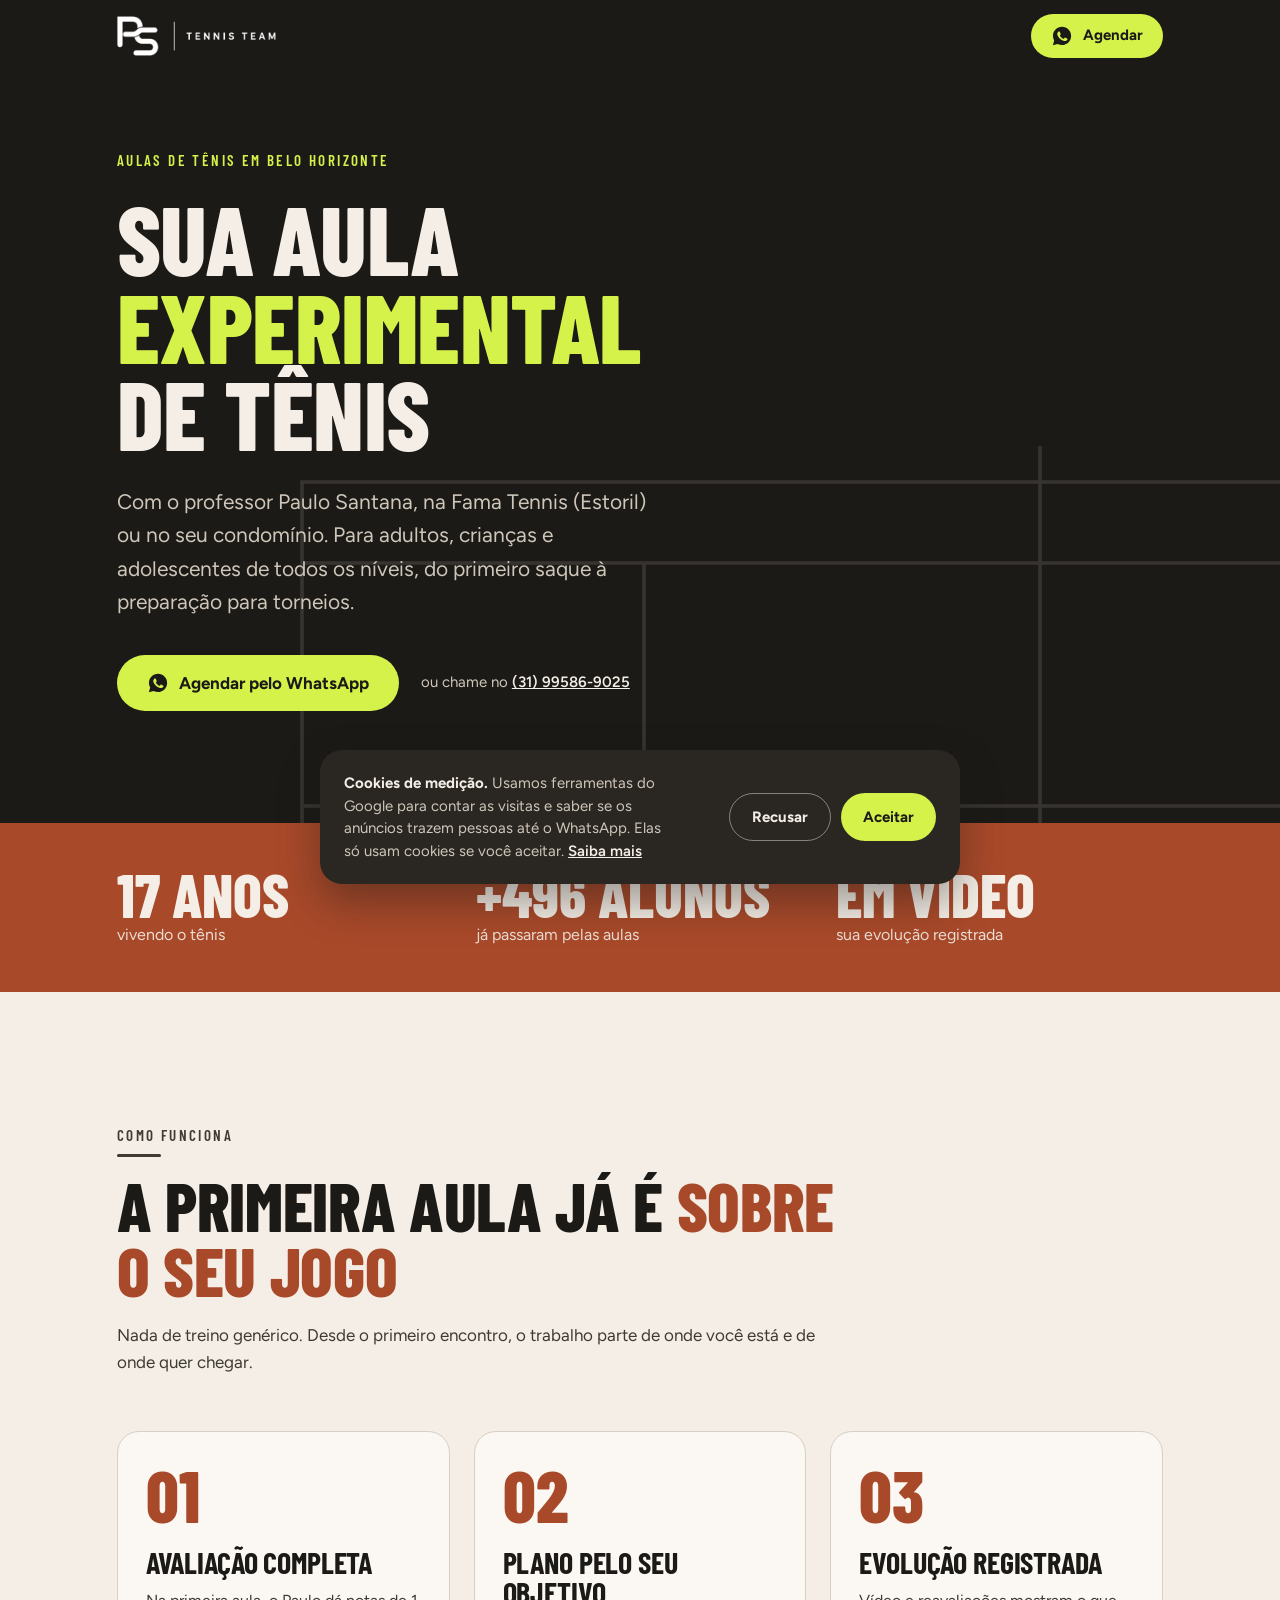
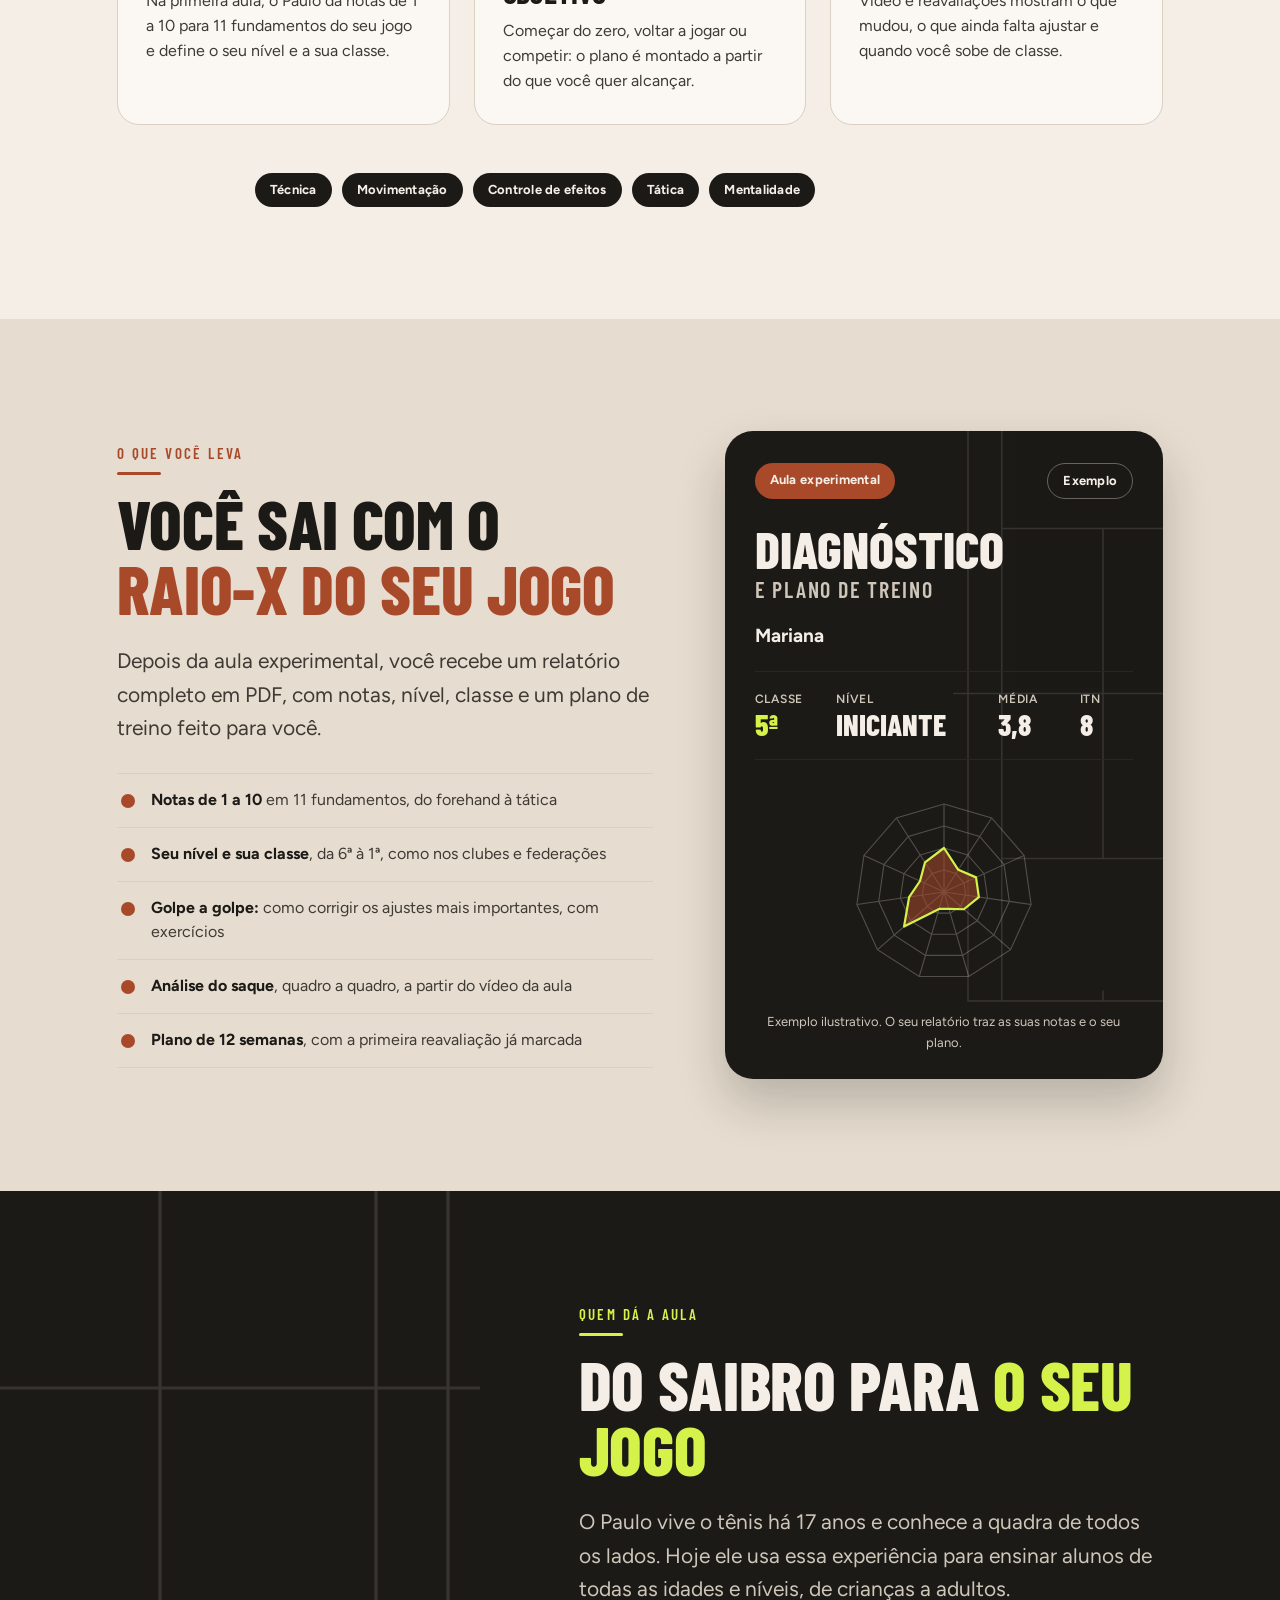
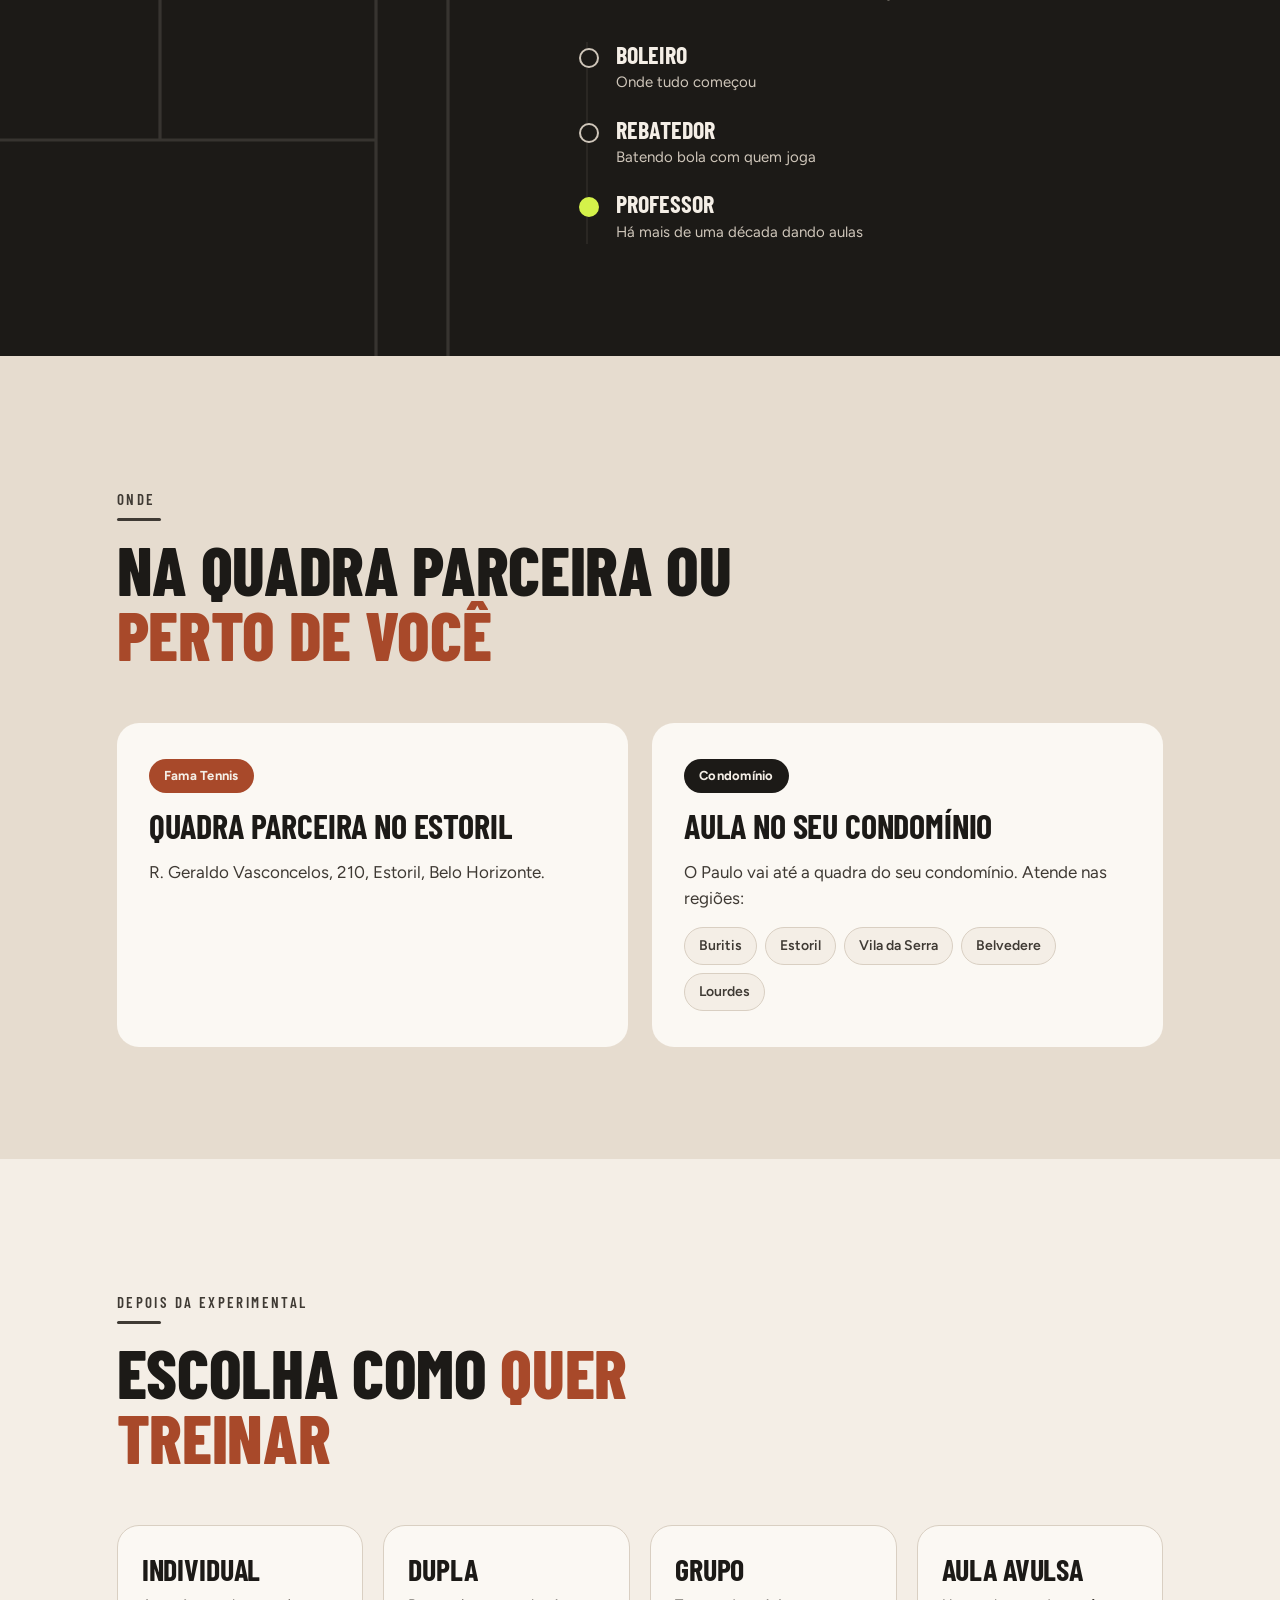
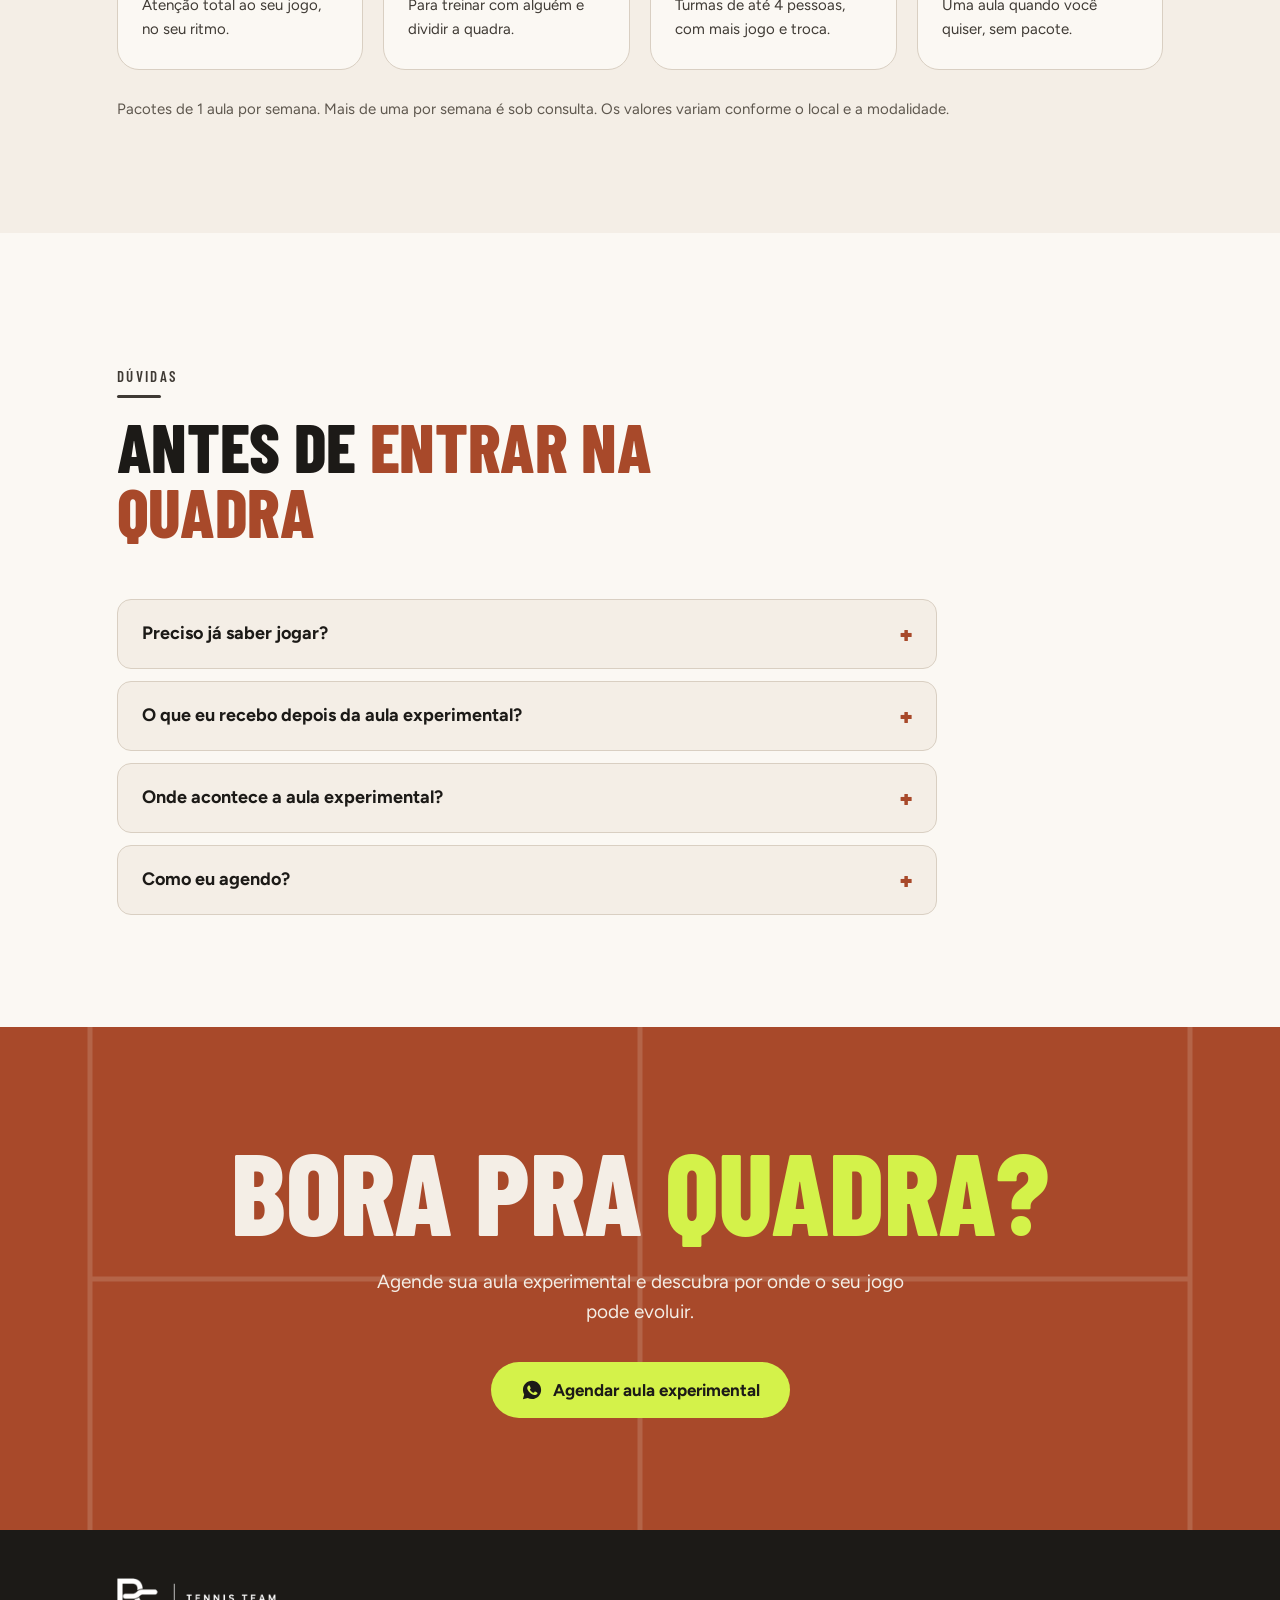
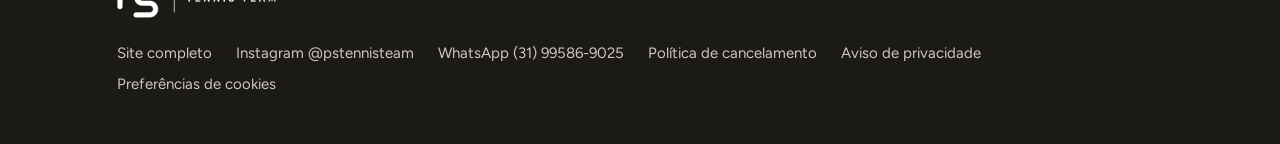
<file: aula-experimental/index.html>
<!doctype html>
<html lang="pt-BR">
<head>
<meta charset="utf-8">
<!-- Consentimento (LGPD): começa negado; muda só depois do "Aceitar" na faixa -->
<script>
  window.dataLayer = window.dataLayer || [];
  function gtag(){dataLayer.push(arguments);}
  gtag('consent', 'default', {ad_storage: 'denied', ad_user_data: 'denied', ad_personalization: 'denied', analytics_storage: 'denied', wait_for_update: 500});
  gtag('set', 'ads_data_redaction', true);
  gtag('set', 'url_passthrough', true);
  try { if (localStorage.getItem('ps-consentimento') === 'aceito') gtag('consent', 'update', {ad_storage: 'granted', ad_user_data: 'granted', ad_personalization: 'granted', analytics_storage: 'granted'}); } catch (e) {}
</script>
<!-- Google tag (gtag.js) - código entregue pelo Google Ads -->
<script async src="https://www.googletagmanager.com/gtag/js?id=AW-18593472042"></script>
<script>
  window.dataLayer = window.dataLayer || [];
  function gtag(){dataLayer.push(arguments);}
  gtag('js', new Date());
  gtag('config', 'AW-18593472042');
</script>
<!-- Conversão do clique no WhatsApp e faixa de consentimento -->
<script src="/js/tag-google.js"></script>
<meta name="viewport" content="width=device-width, initial-scale=1">
<title>Aula experimental de tênis em BH | PS Tennis Team</title>
<meta name="description" content="Agende sua aula experimental de tênis com o professor Paulo Santana, na Fama Tennis (Estoril) ou no seu condomínio em Belo Horizonte. Adultos, crianças e adolescentes de todos os níveis.">
<link rel="canonical" href="https://www.pstennisteam.com/aula-experimental/">
<!-- Dados estruturados (schema.org): o serviço desta página, ligado ao negócio descrito na home -->
<script type="application/ld+json">
{
  "@context": "https://schema.org",
  "@type": "Service",
  "@id": "https://www.pstennisteam.com/aula-experimental/#servico",
  "name": "Aula experimental de tênis com avaliação completa",
  "serviceType": "Aula de tênis",
  "description": "Primeira aula com o professor Paulo Santana, na Fama Tennis (Estoril) ou no seu condomínio, com relatório em PDF: notas em 11 fundamentos, nível, classe sugerida e plano de treino de 12 semanas.",
  "url": "https://www.pstennisteam.com/aula-experimental/",
  "image": "https://www.pstennisteam.com/aula-experimental/img/paulo-quadra.jpg",
  "areaServed": { "@type": "City", "name": "Belo Horizonte" },
  "provider": { "@type": "LocalBusiness", "@id": "https://www.pstennisteam.com/#negocio", "name": "PS Tennis Team" }
}
</script>
<meta property="og:type" content="website">
<meta property="og:title" content="Aula experimental de tênis em BH | PS Tennis Team">
<meta property="og:description" content="Avaliação completa na primeira aula: notas em 11 fundamentos, nível, classe e um plano de treino de 12 semanas.">
<meta property="og:url" content="https://www.pstennisteam.com/aula-experimental/">
<meta property="og:image" content="https://www.pstennisteam.com/aula-experimental/img/paulo-quadra.jpg">
<meta name="theme-color" content="#1C1A17">
<link rel="icon" type="image/png" sizes="32x32" href="/img/favicon-32.png">
<link rel="icon" type="image/png" sizes="512x512" href="/img/favicon-512.png">
<link rel="apple-touch-icon" href="/img/apple-touch-icon.png">
<link rel="preconnect" href="https://fonts.googleapis.com">
<link rel="preconnect" href="https://fonts.gstatic.com" crossorigin>
<link href="https://fonts.googleapis.com/css2?family=Barlow+Condensed:wght@600;700;800&family=Figtree:wght@400;500;600;700&display=swap" rel="stylesheet">

<style>
  :root{
    --saibro:#A8492A; --lima:#D4F24A; --tinta:#1C1A17; --creme:#F4EEE6;
    --grafite:#2A2723; --papel:#FBF8F3; --areia:#E6DCCF; --linha:#D9CFC2;
    --texto-forte:#3F3A34; --texto-suave:#5E574E; --texto-escuro:#CFC6BA;
    --r-caixa:14px; --r-card:22px; --r-bloco:28px;
    --titulo:'Barlow Condensed', 'Arial Narrow', sans-serif;
    --texto:'Figtree', system-ui, sans-serif;
    --lateral:clamp(20px, 6vw, 120px);
  }
  *{ box-sizing:border-box; margin:0; padding:0; }
  html{ scroll-behavior:smooth; }
  body{ overflow-x:clip; background:var(--creme); color:var(--tinta); font-family:var(--texto); font-size:17px; line-height:1.55; -webkit-font-smoothing:antialiased; }
  img{ display:block; max-width:100%; }
  a{ color:inherit; }

  .wrap{ max-width:1200px; margin:0 auto; padding:0 var(--lateral); }
  .secao{ padding:clamp(72px, 10vw, 112px) 0; position:relative; overflow:hidden; }

  /* Tipografia */
  .sobre{ font-family:var(--titulo); font-weight:600; font-size:15px; letter-spacing:.16em; text-transform:uppercase; color:var(--saibro); }
  h1,h2,h3{ font-family:var(--titulo); font-weight:800; text-transform:uppercase; line-height:.9; letter-spacing:-.005em; }
  h1{ font-size:clamp(46px, 7.6vw, 104px); }
  h2{ font-size:clamp(42px, 6vw, 68px); line-height:.95; }
  h3{ font-family:var(--titulo); font-weight:700; font-size:30px; line-height:1; }
  .destaque{ font-size:clamp(18px, 2vw, 21px); line-height:1.6; }
  .lima{ color:var(--lima); }
  .sem-quebra{ white-space:nowrap; }
  .saibro{ color:var(--saibro); }

  /* Botões e etiquetas */
  .btn{ display:inline-flex; align-items:center; gap:10px; min-height:56px; padding:0 30px; border-radius:999px; font-family:var(--texto); font-weight:700; font-size:17px; text-decoration:none; transition:transform .2s, box-shadow .2s; }
  .btn svg{ width:22px; height:22px; flex:none; }
  .btn-lima{ background:var(--lima); color:var(--tinta); }
  .btn-lima:hover{ transform:translateY(-2px); box-shadow:0 10px 24px rgba(0,0,0,.25); }
  .btn-tinta{ background:var(--tinta); color:var(--creme); }
  .etiqueta{ display:inline-block; padding:7px 15px; border-radius:999px; font-size:13px; font-weight:700; letter-spacing:.02em; }
  .et-saibro{ background:var(--saibro); color:var(--creme); }
  .et-lima{ background:var(--lima); color:var(--tinta); }
  .et-tinta{ background:var(--tinta); color:var(--creme); }
  .et-contorno{ border:1.5px solid rgba(244,238,230,.35); color:var(--creme); }

  /* Linhas da quadra */
  .quadra{ position:absolute; pointer-events:none; color:var(--creme); opacity:.12; }
  .quadra{ height:auto; }

  /* Topo */
  .topo{ background:var(--tinta); color:var(--creme); }
  .topo .wrap{ display:flex; align-items:center; justify-content:space-between; height:72px; }
  .marca{ font-family:var(--titulo); font-weight:800; font-size:24px; letter-spacing:.04em; text-decoration:none; text-transform:uppercase; }
  .marca{ display:block; }
  .marca img{ height:40px; width:auto; }
  .rodape .marca img{ height:40px; }
  .topo .btn{ min-height:44px; padding:0 20px; font-size:15px; }

  /* Hero */
  .hero{ position:relative; overflow:hidden; background:var(--tinta); color:var(--creme); padding:clamp(40px, 6vw, 80px) 0 clamp(72px, 9vw, 112px); }
  .hero .quadra{ right:-120px; top:-40px; width:720px; }
  .hero-grid{ display:grid; grid-template-columns:minmax(0,1.15fr) minmax(0,.85fr); gap:56px; align-items:center; position:relative; }
  .hero .sobre{ color:var(--lima); margin-bottom:22px; }
  .hero h1{ margin-bottom:28px; }
  .hero .destaque{ color:var(--texto-escuro); max-width:540px; margin-bottom:36px; }
  .hero-acoes{ display:flex; flex-wrap:wrap; align-items:center; gap:14px 22px; }
  .hero-acoes small{ color:var(--texto-escuro); font-size:15px; }
  .hero-acoes small a{ color:var(--creme); font-weight:600; }
  .foto{ border-radius:var(--r-bloco); overflow:hidden; background:var(--grafite); position:relative; }
  .foto img{ width:100%; height:100%; object-fit:cover; }
  .hero .foto{ aspect-ratio:4/5; }
  .foto .etiqueta{ position:absolute; left:18px; bottom:18px; }
  @keyframes aproxima{ from{ transform:scale(1.04); } to{ transform:scale(1); } }

  /* Faixa de números */
  .faixa{ background:var(--saibro); color:var(--creme); padding:44px 0; position:relative; overflow:hidden; }
  .faixa-grid{ display:grid; grid-template-columns:repeat(3, 1fr); gap:32px; position:relative; }
  .faixa-item strong{ display:block; font-family:var(--titulo); font-weight:800; font-size:clamp(44px, 5vw, 60px); line-height:.9; text-transform:uppercase; }
  .faixa-item span{ font-size:16px; color:var(--creme); opacity:.9; }

  /* Como funciona */
  .como{ background:var(--creme); }
  .cabeca{ max-width:720px; margin-bottom:56px; }
  .cabeca .sobre{ margin-bottom:16px; }
  .cabeca p{ color:var(--texto-forte); margin-top:20px; }
  .passos{ display:grid; grid-template-columns:repeat(3, 1fr); gap:24px; }
  .passo{ background:var(--papel); border:1px solid var(--linha); border-radius:var(--r-card); padding:32px 28px 30px; }
  .passo .num{ font-family:var(--titulo); font-weight:800; font-size:72px; line-height:.85; color:var(--saibro); margin-bottom:22px; }
  .passo h3{ margin-bottom:12px; }
  .passo p{ color:var(--texto-forte); font-size:16px; }
  .pilares{ margin-top:48px; display:flex; flex-wrap:wrap; align-items:center; gap:10px; }
  .pilares p{ font-size:15px; font-weight:600; color:var(--texto-suave); margin-right:6px; }

  /* O relatório */
  .relatorio{ background:var(--areia); }
  .rel-grid{ display:grid; grid-template-columns:minmax(0,1.1fr) minmax(0,.9fr); gap:72px; align-items:center; }
  .relatorio .sobre{ margin-bottom:16px; }
  .relatorio h2{ margin-bottom:24px; }
  .relatorio .destaque{ color:var(--texto-forte); margin-bottom:28px; }
  .rel-lista{ list-style:none; border-top:1px solid var(--linha); }
  .rel-lista li{ position:relative; padding:14px 0 14px 34px; border-bottom:1px solid var(--linha); color:var(--texto-forte); font-size:16px; }
  .rel-lista li::before{ content:""; position:absolute; left:4px; top:20px; width:14px; height:14px; border-radius:50%; background:var(--saibro); }
  .rel-lista strong{ color:var(--tinta); }
  .capa{ position:relative; overflow:hidden; background:var(--tinta); color:var(--creme); border-radius:var(--r-bloco); padding:32px 30px 26px; box-shadow:0 24px 48px rgba(28,26,23,.22); }
  .capa .quadra{ right:-90px; top:-60px; width:300px; }
  .capa > *:not(.quadra){ position:relative; }
  .capa-topo{ display:flex; justify-content:space-between; gap:10px; margin-bottom:26px; }
  .capa-titulo{ font-family:var(--titulo); font-weight:800; font-size:clamp(36px, 4.2vw, 52px); overflow-wrap:anywhere; line-height:.9; text-transform:uppercase; }
  .capa-titulo span{ display:block; font-weight:600; font-size:22px; letter-spacing:.08em; color:var(--texto-escuro); margin-top:8px; }
  .capa-nome{ margin-top:22px; font-size:19px; font-weight:700; }
  .capa-dados{ display:grid; grid-template-columns:.8fr 1.7fr .8fr .6fr; gap:10px; margin-top:20px; padding:18px 0; border-top:1px solid var(--grafite); border-bottom:1px solid var(--grafite); }
  .capa-dados span{ display:block; font-size:12px; font-weight:600; letter-spacing:.06em; text-transform:uppercase; color:var(--texto-escuro); }
  .capa-dados strong{ display:block; font-family:var(--titulo); font-weight:800; font-size:30px; line-height:1.1; text-transform:uppercase; }
  .capa-radar{ display:block; width:min(220px, 70%); margin:22px auto 10px; color:var(--creme); }
  .capa-radar-nota{ fill:rgba(168,73,42,.55); stroke:var(--lima); stroke-width:2; stroke-linejoin:round; }
  .capa figcaption{ font-size:13px; color:var(--texto-escuro); text-align:center; }

  /* Professor */
  .professor{ background:var(--tinta); color:var(--creme); }
  .professor .quadra{ left:-160px; bottom:-120px; width:640px; }
  .prof-grid{ display:grid; grid-template-columns:minmax(0,.8fr) minmax(0,1.2fr); gap:72px; align-items:center; position:relative; }
  .professor .foto{ aspect-ratio:4/5; }
  .professor .sobre{ color:var(--lima); margin-bottom:16px; }
  .professor h2{ margin-bottom:24px; }
  .professor .destaque{ color:var(--texto-escuro); margin-bottom:36px; }
  .trajeto{ display:flex; flex-direction:column; gap:0; border-left:2px solid var(--grafite); margin-left:7px; }
  .trajeto li{ list-style:none; position:relative; padding:0 0 22px 28px; }
  .trajeto li:last-child{ padding-bottom:0; }
  .trajeto li::before{ content:""; position:absolute; left:-9px; top:6px; width:16px; height:16px; border-radius:50%; background:var(--tinta); border:2px solid var(--texto-escuro); }
  .trajeto li:last-child::before{ background:var(--lima); border-color:var(--lima); }
  .trajeto strong{ display:block; font-family:var(--titulo); font-weight:700; font-size:24px; text-transform:uppercase; line-height:1.1; }
  .trajeto span{ font-size:15px; color:var(--texto-escuro); }

  /* Onde */
  .onde{ background:var(--areia); }
  .locais{ display:grid; grid-template-columns:1fr 1fr; gap:24px; }
  .local{ background:var(--papel); border-radius:var(--r-card); padding:36px 32px; display:flex; flex-direction:column; gap:16px; }
  .local h3{ font-size:34px; }
  .local p{ color:var(--texto-forte); }
  .bairros{ display:flex; flex-wrap:wrap; gap:8px; }
  .bairros li{ list-style:none; padding:7px 14px; border-radius:999px; background:var(--creme); border:1px solid var(--linha); font-size:14px; font-weight:600; color:var(--texto-forte); }

  /* Modalidades */
  .modalidades{ background:var(--creme); }
  .mods{ display:grid; grid-template-columns:repeat(4, 1fr); gap:20px; }
  .mod{ border:1px solid var(--linha); border-radius:var(--r-card); padding:28px 24px; background:var(--papel); }
  .mod h3{ margin-bottom:10px; }
  .mod p{ font-size:15px; color:var(--texto-forte); }
  .nota{ margin-top:28px; font-size:15px; color:var(--texto-suave); }

  /* Perguntas */
  .perguntas{ background:var(--papel); }
  .faq{ max-width:820px; display:flex; flex-direction:column; gap:12px; }
  .faq details{ background:var(--creme); border:1px solid var(--linha); border-radius:var(--r-caixa); }
  .faq summary{ list-style:none; cursor:pointer; display:flex; justify-content:space-between; align-items:center; gap:16px; padding:20px 24px; font-weight:700; font-size:18px; }
  .faq summary::-webkit-details-marker{ display:none; }
  .faq summary::after{ content:"+"; font-family:var(--titulo); font-weight:800; font-size:28px; color:var(--saibro); line-height:1; transition:transform .2s; }
  .faq details[open] summary::after{ transform:rotate(45deg); }
  .faq details p{ padding:0 24px 22px; color:var(--texto-forte); }

  /* Chamada final */
  .final{ background:var(--saibro); color:var(--creme); text-align:center; }
  .final .quadra{ left:50%; top:50%; width:1000px; transform:translate(-50%, -50%); opacity:.16; }
  .final .wrap{ position:relative; }
  .final h2{ font-size:clamp(56px, 9vw, 120px); line-height:.9; margin:0 auto 24px; max-width:900px; }
  .final p{ max-width:560px; margin:0 auto 36px; font-size:19px; }

  /* Rodapé */
  .rodape{ background:var(--tinta); color:var(--texto-escuro); padding:48px 0; font-size:15px; }
  .rodape .wrap{ display:flex; flex-wrap:wrap; justify-content:space-between; gap:24px; align-items:center; }
  .rodape .marca{ color:var(--creme); }
  .rodape nav{ display:flex; flex-wrap:wrap; gap:8px 24px; }
  .rodape a{ text-decoration:none; }
  .rodape a:hover{ color:var(--creme); }

  /* WhatsApp flutuante */
  .flutuante{ position:fixed; right:20px; bottom:20px; z-index:50; width:62px; height:62px; border-radius:50%; background:var(--lima); color:var(--tinta); display:grid; place-items:center; box-shadow:0 10px 28px rgba(28,26,23,.35); opacity:0; transform:translateY(16px); pointer-events:none; transition:opacity .3s, transform .3s; }
  .flutuante.visivel{ opacity:1; transform:none; pointer-events:auto; }
  .flutuante svg{ width:30px; height:30px; }

  /* Faixa de consentimento */
  .consent{ position:fixed; left:16px; right:16px; bottom:16px; z-index:60; max-width:640px; margin:0 auto; background:var(--grafite); color:var(--creme); border-radius:var(--r-card); padding:22px 24px; box-shadow:0 18px 40px rgba(28,26,23,.4); display:flex; flex-wrap:wrap; align-items:center; gap:16px 20px; transform:translateY(24px); opacity:0; transition:opacity .35s, transform .35s; }
  .consent[hidden]{ display:none; }
  .consent.aberta{ transform:none; opacity:1; }
  .consent p{ flex:1 1 300px; font-size:15px; line-height:1.5; color:var(--texto-escuro); }
  .consent p strong{ color:var(--creme); }
  .consent p a{ color:var(--creme); font-weight:600; }
  .consent-acoes{ display:flex; gap:10px; flex:1 1 auto; justify-content:flex-end; }
  .consent .btn{ min-height:48px; padding:0 22px; font-size:15px; }
  .btn-contorno{ border:1.5px solid rgba(244,238,230,.45); color:var(--creme); background:transparent; }
  .btn-contorno:hover{ border-color:var(--creme); }
  button.btn{ border:0; cursor:pointer; }
  button.btn-contorno{ border:1.5px solid rgba(244,238,230,.45); }
  .link-rodape{ background:none; border:0; color:inherit; font:inherit; cursor:pointer; padding:0; }
  .link-rodape:hover{ color:var(--creme); }
  body.com-faixa .flutuante{ opacity:0; pointer-events:none; }

  /* Animações ao rolar (classes colocadas pelo script no fim da página) */
  .anim{ opacity:0; transform:translateY(32px); transition:opacity .7s cubic-bezier(.2,.7,.2,1) var(--d,0s), transform .9s cubic-bezier(.2,.7,.2,1) var(--d,0s); }
  .anim--esq{ transform:translateX(-40px); }
  .anim--dir{ transform:translateX(40px); }
  .anim--zoom{ transform:scale(.94); }
  .anim.is-in{ opacity:1; transform:none; }
  .foto.anim-foto{ clip-path:inset(100% 0 0 0 round var(--r-bloco)); transition:clip-path 1.1s cubic-bezier(.7,0,.2,1); }
  .foto.anim-foto img{ transform:scale(1.15); transition:transform 1.6s cubic-bezier(.2,.7,.2,1); }
  .foto.anim-foto.is-in{ clip-path:inset(0 0 0 0 round var(--r-bloco)); }
  .foto.anim-foto.is-in img{ transform:scale(1); }
  .passo.anim .num{ display:inline-block; transform:scale(.4); transition:transform .6s cubic-bezier(.3,1.6,.5,1) calc(var(--d,0s) + .15s); }
  .passo.anim.is-in .num{ transform:none; }
  .trajeto li.anim::before{ transform:scale(0); transition:transform .5s cubic-bezier(.3,1.6,.5,1) calc(var(--d,0s) + .2s); }
  .trajeto li.anim.is-in::before{ transform:none; }
  .sobre.anim-linha{ position:relative; padding-bottom:10px; }
  .sobre.anim-linha::after{ content:""; position:absolute; left:0; bottom:0; height:3px; width:44px; border-radius:3px; background:currentColor; transform:scaleX(0); transform-origin:left; transition:transform .8s cubic-bezier(.2,.7,.2,1) .2s; }
  .sobre.anim-linha.is-in::after{ transform:scaleX(1); }
  .quadra.anim-quadra{ stroke-dasharray:2400; stroke-dashoffset:2400; transition:stroke-dashoffset 2.4s cubic-bezier(.4,0,.2,1); }
  .quadra.anim-quadra.is-in{ stroke-dashoffset:0; }

  :focus-visible{ outline:3px solid var(--lima); outline-offset:3px; }
  .como :focus-visible, .relatorio :focus-visible, .onde :focus-visible, .modalidades :focus-visible, .perguntas :focus-visible{ outline-color:var(--saibro); }

  @media (max-width: 960px){
    .hero-grid, .prof-grid, .rel-grid{ grid-template-columns:minmax(0,1fr); gap:40px; }
    .capa{ max-width:480px; }
    .hero .foto{ aspect-ratio:4/3; }
    .hero .foto img{ object-position:50% 30%; }
    .professor .foto{ aspect-ratio:4/3; order:2; }
    .passos{ grid-template-columns:1fr; }
    .mods{ grid-template-columns:1fr 1fr; }
    .locais{ grid-template-columns:1fr; }
  }
  @media (max-width: 600px){
    body{ font-size:16px; }
    .consent{ left:12px; right:12px; bottom:12px; padding:20px; }
    .consent-acoes{ width:100%; }
    .consent-acoes .btn{ flex:1; justify-content:center; }
    .topo .btn span{ display:none; }
    .topo .btn{ padding:0 14px; }
    .faixa-grid{ grid-template-columns:1fr; gap:22px; }
    .capa{ padding:28px 22px 22px; }
    .capa-dados{ grid-template-columns:1fr 1fr; gap:14px 10px; }
    .mods{ grid-template-columns:1fr; }
    .hero-acoes .btn{ width:100%; justify-content:center; }
    .final .btn{ width:100%; justify-content:center; }
  }
  @media (prefers-reduced-motion: reduce){
    html{ scroll-behavior:auto; }
    *, *::before, *::after{ animation:none !important; transition:none !important; }
    .anim, .foto.anim-foto, .foto.anim-foto img{ opacity:1 !important; transform:none !important; clip-path:none !important; }
  }
</style>
</head>
<body>

<!-- Ícone do WhatsApp reutilizado nos botões -->
<svg width="0" height="0" style="position:absolute" aria-hidden="true">
  <symbol id="i-whats" viewBox="0 0 24 24"><path fill="currentColor" d="M12.04 2C6.58 2 2.13 6.45 2.13 11.91c0 1.75.46 3.45 1.32 4.95L2.05 22l5.25-1.38a9.9 9.9 0 0 0 4.74 1.21c5.46 0 9.91-4.45 9.91-9.91C21.95 6.45 17.5 2 12.04 2Zm5.8 14.13c-.24.68-1.42 1.3-1.95 1.35-.5.05-.97.23-3.27-.68-2.77-1.09-4.54-3.93-4.67-4.11-.14-.18-1.12-1.49-1.12-2.84s.71-2.01.96-2.29c.25-.27.55-.34.73-.34h.52c.17 0 .4-.06.62.48.24.56.8 1.94.87 2.08.07.14.11.3.02.48-.09.18-.14.3-.27.46-.14.16-.29.36-.41.48-.14.14-.28.29-.12.56.16.27.71 1.17 1.52 1.9 1.05.93 1.93 1.22 2.2 1.36.27.14.43.11.59-.07.16-.18.68-.8.86-1.07.18-.27.36-.23.61-.14.25.09 1.59.75 1.86.89.27.14.45.2.52.32.07.11.07.66-.17 1.35Z"/></symbol>
</svg>

<!-- Linhas da quadra (vista de cima), reutilizadas nas seções -->
<svg width="0" height="0" style="position:absolute" aria-hidden="true">
  <symbol id="quadra" viewBox="0 0 400 860" fill="none" stroke="currentColor" stroke-width="2">
    <rect x="20" y="20" width="360" height="820"/>
    <line x1="65" y1="20" x2="65" y2="840"/>
    <line x1="335" y1="20" x2="335" y2="840"/>
    <line x1="65" y1="210" x2="335" y2="210"/>
    <line x1="65" y1="650" x2="335" y2="650"/>
    <line x1="200" y1="210" x2="200" y2="650"/>
    <line x1="0" y1="430" x2="400" y2="430"/>
    <line x1="200" y1="20" x2="200" y2="34"/>
    <line x1="200" y1="826" x2="200" y2="840"/>
  </symbol>
</svg>

<header class="topo">
  <div class="wrap">
    <a class="marca" href="/" aria-label="PS Tennis Team, página inicial">
      <img src="/img/logo-branca.png" alt="PS Tennis Team" width="782" height="196">
    </a>
    <a class="btn btn-lima js-whats" href="#" target="_blank" rel="noopener">
      <svg aria-hidden="true"><use href="#i-whats"/></svg><span>Agendar</span>
    </a>
  </div>
</header>

<main>

  <!-- 1. Topo da página -->
  <section class="hero">
    <svg class="quadra" viewBox="0 0 400 860" aria-hidden="true" style="transform:rotate(90deg)"><use href="#quadra"/></svg>
    <div class="wrap hero-grid">
      <div>
        <p class="sobre">Aulas de tênis em Belo Horizonte</p>
        <h1>Sua aula <span class="lima">experimental</span> de tênis</h1>
        <p class="destaque">Com o professor Paulo Santana, na Fama Tennis (Estoril) ou no seu condomínio. Para adultos, crianças e adolescentes de todos os níveis, do primeiro saque à preparação para torneios.</p>
        <div class="hero-acoes">
          <a class="btn btn-lima js-whats" href="#" target="_blank" rel="noopener">
            <svg aria-hidden="true"><use href="#i-whats"/></svg>Agendar pelo WhatsApp
          </a>
          <small>ou chame no <a class="js-whats" href="#" target="_blank" rel="noopener">(31) 99586-9025</a></small>
        </div>
      </div>
      <div class="foto">
        <img src="img/paulo-quadra.jpg" alt="Professor Paulo Santana em posição de espera na quadra" width="1000" height="1250" fetchpriority="high">
      </div>
    </div>
  </section>

  <!-- 2. Números -->
  <section class="faixa" aria-label="O professor em números">
    <div class="wrap faixa-grid">
      <div class="faixa-item"><strong>17 anos</strong><span>vivendo o tênis</span></div>
      <div class="faixa-item"><strong>+500 alunos</strong><span>já passaram pelas aulas</span></div>
      <div class="faixa-item"><strong>Em vídeo</strong><span>sua evolução registrada</span></div>
    </div>
  </section>

  <!-- 3. Como funciona -->
  <section class="secao como">
    <div class="wrap">
      <div class="cabeca">
        <p class="sobre">Como funciona</p>
        <h2>A primeira aula já é <span class="saibro">sobre o seu jogo</span></h2>
        <p>Nada de treino genérico. Desde o primeiro encontro, o trabalho parte de onde você está e de onde quer chegar.</p>
      </div>
      <div class="passos">
        <article class="passo">
          <div class="num">01</div>
          <h3>Avaliação completa</h3>
          <p>Na primeira aula, o Paulo dá notas de 1 a 10 para 11 fundamentos do seu jogo e define o seu nível e a sua classe.</p>
        </article>
        <article class="passo">
          <div class="num">02</div>
          <h3>Plano pelo seu objetivo</h3>
          <p>Começar do zero, voltar a jogar ou competir: o plano é montado a partir do que você quer alcançar.</p>
        </article>
        <article class="passo">
          <div class="num">03</div>
          <h3>Evolução registrada</h3>
          <p>Vídeo e reavaliações mostram o que mudou, o que ainda falta ajustar e quando você sobe de classe.</p>
        </article>
      </div>
      <div class="pilares">
        <p>O método integra</p>
        <span class="etiqueta et-tinta">Técnica</span>
        <span class="etiqueta et-tinta">Movimentação</span>
        <span class="etiqueta et-tinta">Controle de efeitos</span>
        <span class="etiqueta et-tinta">Tática</span>
        <span class="etiqueta et-tinta">Mentalidade</span>
      </div>
    </div>
  </section>

  <!-- 4. O relatório (a capa ao lado é um exemplo ilustrativo, com dados fictícios) -->
  <section class="secao relatorio">
    <div class="wrap rel-grid">
      <div>
        <p class="sobre">O que você leva</p>
        <h2>Você sai com o <span class="saibro"><span class="sem-quebra">raio-x</span> do seu jogo</span></h2>
        <p class="destaque">Depois da aula experimental, você recebe um relatório completo em PDF, com notas, nível, classe e um plano de treino feito para você.</p>
        <ul class="rel-lista">
          <li><strong>Notas de 1 a 10</strong> em 11 fundamentos, do forehand à tática</li>
          <li><strong>Seu nível e sua classe</strong>, da 6ª à 1ª, como nos clubes e federações</li>
          <li><strong>Golpe a golpe:</strong> como corrigir os ajustes mais importantes, com exercícios</li>
          <li><strong>Análise do saque</strong>, quadro a quadro, a partir do vídeo da aula</li>
          <li><strong>Plano de 12 semanas</strong>, com a primeira reavaliação já marcada</li>
        </ul>
      </div>
      <figure class="capa" aria-label="Exemplo ilustrativo da capa do relatório, com dados fictícios">
        <svg class="quadra" viewBox="0 0 400 860" aria-hidden="true"><use href="#quadra"/></svg>
        <div class="capa-topo">
          <span class="etiqueta et-saibro">Aula experimental</span>
          <span class="etiqueta et-contorno">Exemplo</span>
        </div>
        <p class="capa-titulo">Diagnóstico<span>e plano de treino</span></p>
        <p class="capa-nome">Mariana</p>
        <div class="capa-dados">
          <div><span>Classe</span><strong class="lima">5ª</strong></div>
          <div><span>Nível</span><strong>Iniciante</strong></div>
          <div><span>Média</span><strong>3,8</strong></div>
          <div><span>ITN</span><strong>8</strong></div>
        </div>
        <svg class="capa-radar" viewBox="0 0 200 200" aria-hidden="true">
          <g fill="none" stroke="currentColor" stroke-width="1" opacity=".25">
            <polygon points="100.0,80.0 110.8,83.2 118.2,91.7 119.8,102.8 115.1,113.1 105.6,119.2 94.4,119.2 84.9,113.1 80.2,102.8 81.8,91.7 89.2,83.2"/>
            <polygon points="100.0,60.0 121.6,66.3 136.4,83.4 139.6,105.7 130.2,126.2 111.3,138.4 88.7,138.4 69.8,126.2 60.4,105.7 63.6,83.4 78.4,66.3"/>
            <polygon points="100.0,40.0 132.4,49.5 154.6,75.1 159.4,108.5 145.3,139.3 116.9,157.6 83.1,157.6 54.7,139.3 40.6,108.5 45.4,75.1 67.6,49.5"/>
            <polygon points="100.0,20.0 143.3,32.7 172.8,66.8 179.2,111.4 160.5,152.4 122.5,176.8 77.5,176.8 39.5,152.4 20.8,111.4 27.2,66.8 56.7,32.7"/>
            <path d="M100,100L100.0,20.0 M100,100L143.3,32.7 M100,100L172.8,66.8 M100,100L179.2,111.4 M100,100L160.5,152.4 M100,100L122.5,176.8 M100,100L77.5,176.8 M100,100L39.5,152.4 M100,100L20.8,111.4 M100,100L27.2,66.8 M100,100L56.7,32.7"/>
          </g>
          <polygon class="capa-radar-nota" points="100.0,60.0 113.0,79.8 129.1,86.7 131.7,104.6 118.1,115.7 104.5,115.4 95.5,115.4 63.7,131.4 68.3,104.6 78.2,90.0 82.7,73.1"/>
        </svg>
        <figcaption>Exemplo ilustrativo. O seu relatório traz as suas notas e o seu plano.</figcaption>
      </figure>
    </div>
  </section>

  <!-- 5. O professor -->
  <section class="secao professor">
    <svg class="quadra" viewBox="0 0 400 860" aria-hidden="true"><use href="#quadra"/></svg>
    <div class="wrap prof-grid">
      <div class="foto">
        <img src="img/paulo-professor.jpg" alt="Paulo Santana ajustando a raquete na quadra" width="900" height="1125" loading="lazy">
        <span class="etiqueta et-lima">Paulo Santana</span>
      </div>
      <div>
        <p class="sobre">Quem dá a aula</p>
        <h2>Do saibro para <span class="lima">o seu jogo</span></h2>
        <p class="destaque">O Paulo vive o tênis há 17 anos e conhece a quadra de todos os lados. Hoje ele usa essa experiência para ensinar alunos de todas as idades e níveis, de crianças a adultos.</p>
        <ul class="trajeto">
          <li><strong>Boleiro</strong><span>Onde tudo começou</span></li>
          <li><strong>Rebatedor</strong><span>Batendo bola com quem joga</span></li>
          <li><strong>Professor</strong><span>Há mais de uma década dando aulas</span></li>
        </ul>
      </div>
    </div>
  </section>

  <!-- 6. Onde -->
  <section class="secao onde">
    <div class="wrap">
      <div class="cabeca">
        <p class="sobre">Onde</p>
        <h2>Na quadra parceira ou <span class="saibro">perto de você</span></h2>
      </div>
      <div class="locais">
        <article class="local">
          <span class="etiqueta et-saibro" style="align-self:flex-start">Fama Tennis</span>
          <h3>Quadra parceira no Estoril</h3>
          <p>R. Geraldo Vasconcelos, 210, Estoril, Belo Horizonte.</p>
        </article>
        <article class="local">
          <span class="etiqueta et-tinta" style="align-self:flex-start">Condomínio</span>
          <h3>Aula no seu condomínio</h3>
          <p>O Paulo vai até a quadra do seu condomínio. Atende nas regiões:</p>
          <ul class="bairros">
            <li>Buritis</li><li>Estoril</li><li>Vila da Serra</li><li>Belvedere</li><li>Lourdes</li>
          </ul>
        </article>
      </div>
    </div>
  </section>

  <!-- 7. Modalidades -->
  <section class="secao modalidades">
    <div class="wrap">
      <div class="cabeca">
        <p class="sobre">Depois da experimental</p>
        <h2>Escolha como <span class="saibro">quer treinar</span></h2>
      </div>
      <div class="mods">
        <article class="mod"><h3>Individual</h3><p>Atenção total ao seu jogo, no seu ritmo.</p></article>
        <article class="mod"><h3>Dupla</h3><p>Para treinar com alguém e dividir a quadra.</p></article>
        <article class="mod"><h3>Grupo</h3><p>Turmas de até 4 pessoas, com mais jogo e troca.</p></article>
        <article class="mod"><h3>Aula avulsa</h3><p>Uma aula quando você quiser, sem pacote.</p></article>
      </div>
      <p class="nota">Pacotes de 1 aula por semana. Mais de uma por semana é sob consulta. Os valores variam conforme o local e a modalidade.</p>
    </div>
  </section>

  <!-- 8. Perguntas frequentes -->
  <section class="secao perguntas">
    <div class="wrap">
      <div class="cabeca">
        <p class="sobre">Dúvidas</p>
        <h2>Antes de <span class="saibro">entrar na quadra</span></h2>
      </div>
      <div class="faq">
        <details>
          <summary>Preciso já saber jogar?</summary>
          <p>Não. As aulas são para adultos, crianças e adolescentes de todos os níveis, de quem nunca pegou numa raquete a quem quer se preparar para torneios.</p>
        </details>
        <details>
          <summary>O que eu recebo depois da aula experimental?</summary>
          <p>Um relatório completo em PDF: notas de 1 a 10 em 11 fundamentos, seu nível, sua classe sugerida, os ajustes mais importantes golpe a golpe, a análise do seu saque e um plano de treino de 12 semanas.</p>
        </details>
        <details>
          <summary>Onde acontece a aula experimental?</summary>
          <p>Na Fama Tennis, no Estoril, ou na quadra do seu condomínio. É só combinar pelo WhatsApp.</p>
        </details>
        <!-- PENDENTE: confirmar com o Paulo se a aula experimental é gratuita ou tem valor, preencher e tirar o comentário.
        <details>
          <summary>Quanto custa a aula experimental?</summary>
          <p>[gratuita ou valor]</p>
        </details>
        -->
        <details>
          <summary>Como eu agendo?</summary>
          <p>Toque em qualquer botão de WhatsApp desta página. A mensagem já vai pronta: é só enviar e combinar o melhor dia e horário.</p>
        </details>
      </div>
    </div>
  </section>

  <!-- 9. Chamada final -->
  <section class="secao final">
    <svg class="quadra" viewBox="0 0 400 860" aria-hidden="true" style="transform:translate(-50%,-50%) rotate(90deg)"><use href="#quadra"/></svg>
    <div class="wrap">
      <h2>Bora pra <span class="lima">quadra?</span></h2>
      <p>Agende sua aula experimental e descubra por onde o seu jogo pode evoluir.</p>
      <a class="btn btn-lima js-whats" href="#" target="_blank" rel="noopener">
        <svg aria-hidden="true"><use href="#i-whats"/></svg>Agendar aula experimental
      </a>
    </div>
  </section>

</main>

<footer class="rodape">
  <div class="wrap">
    <a class="marca" href="/" aria-label="PS Tennis Team, página inicial">
      <img src="/img/logo-branca.png" alt="PS Tennis Team" width="782" height="196" loading="lazy">
    </a>
    <nav aria-label="Links do rodapé">
      <a href="/">Site completo</a>
      <a href="https://instagram.com/pstennisteam" target="_blank" rel="noopener">Instagram @pstennisteam</a>
      <a class="js-whats" href="#" target="_blank" rel="noopener">WhatsApp (31) 99586-9025</a>
      <a href="/politica-cancelamento-reposicao.html">Política de cancelamento</a>
      <a href="/#aviso-de-privacidade">Aviso de privacidade</a>
      <button class="link-rodape js-preferencias" type="button" hidden>Preferências de cookies</button>
    </nav>
  </div>
</footer>

<div class="consent" id="consent" role="region" aria-label="Consentimento de cookies" hidden>
  <p><strong>Cookies de medição.</strong> Usamos ferramentas do Google para contar as visitas e saber se os anúncios trazem pessoas até o WhatsApp. Elas só usam cookies se você aceitar. <a href="/#aviso-de-privacidade">Saiba mais</a></p>
  <div class="consent-acoes">
    <button class="btn btn-contorno" type="button" data-consent="recusado">Recusar</button>
    <button class="btn btn-lima" type="button" data-consent="aceito">Aceitar</button>
  </div>
</div>

<a class="flutuante js-whats" href="#" target="_blank" rel="noopener" aria-label="Agendar aula experimental pelo WhatsApp">
  <svg aria-hidden="true"><use href="#i-whats"/></svg>
</a>

<script>
  // Link do WhatsApp com mensagem pronta (edite o texto aqui)
  var WHATS_NUMERO = '5531995869025';
  var WHATS_TEXTO = 'Olá, Paulo! Vi a página da aula experimental e quero agendar.';
  var whatsLink = 'https://wa.me/' + WHATS_NUMERO + '?text=' + encodeURIComponent(WHATS_TEXTO);
  document.querySelectorAll('.js-whats').forEach(function (a) { a.href = whatsLink; });

  // A conversão do clique no WhatsApp é enviada por /js/tag-google.js

  // Faixa de consentimento (a escolha vale para o site inteiro)
  var faixa = document.getElementById('consent');
  var prefBtn = document.querySelector('.js-preferencias');
  function abreFaixa(){
    faixa.hidden = false;
    document.body.classList.add('com-faixa');
    requestAnimationFrame(function(){ requestAnimationFrame(function(){ faixa.classList.add('aberta'); }); });
  }
  function fechaFaixa(){
    faixa.classList.remove('aberta');
    document.body.classList.remove('com-faixa');
    setTimeout(function(){ faixa.hidden = true; }, 350);
  }
  if (window.PSConsentimento) {
    prefBtn.hidden = false;
    prefBtn.addEventListener('click', abreFaixa);
    if (!PSConsentimento.escolha()) setTimeout(abreFaixa, 800);
    faixa.querySelectorAll('[data-consent]').forEach(function (btn) {
      btn.addEventListener('click', function () {
        PSConsentimento.definir(btn.getAttribute('data-consent'));
        fechaFaixa();
      });
    });
  }


  // Animações ao rolar: cada bloco entra quando aparece na tela.
  // Lista: [seletor, tipo]. Tipos: '' (sobe), 'esq', 'dir', 'zoom'.
  var ANIMAR = [
    ['.hero .sobre, .hero h1, .hero .destaque, .hero-acoes', ''],
    ['.faixa-item', ''],
    ['.cabeca > *', ''],
    ['.passo', ''],
    ['.pilares > *', 'zoom'],
    ['.relatorio .rel-grid > div > *:not(.rel-lista)', ''],
    ['.rel-lista li', 'esq'],
    ['.capa', 'zoom'],
    ['.professor .prof-grid > div:last-child > *:not(.trajeto)', 'dir'],
    ['.trajeto li', 'esq'],
    ['.local', ''],
    ['.mod', ''],
    ['.nota', ''],
    ['.faq details', ''],
    ['.final .wrap > *', '']
  ];
  var reduzir = window.matchMedia('(prefers-reduced-motion: reduce)').matches;
  if (!reduzir && 'IntersectionObserver' in window) {
    var revela = new IntersectionObserver(function (entradas) {
      entradas.forEach(function (e) {
        if (!e.isIntersecting) return;
        e.target.classList.add('is-in');
        revela.unobserve(e.target);
        if (e.target.hasAttribute('data-conta')) contar(e.target);
      });
    }, { rootMargin: '0px 0px -8% 0px', threshold: 0.12 });

    ANIMAR.forEach(function (par) {
      var grupos = new Map();
      document.querySelectorAll(par[0]).forEach(function (el) {
        var i = grupos.get(el.parentElement) || 0;
        grupos.set(el.parentElement, i + 1);
        el.classList.add('anim');
        if (par[1]) el.classList.add('anim--' + par[1]);
        el.style.setProperty('--d', Math.min(i * 0.09, 0.6) + 's');
        revela.observe(el);
      });
    });
    document.querySelectorAll('main .sobre').forEach(function (el) {
      if (el.closest('.hero')) return;
      el.classList.add('anim-linha'); revela.observe(el);
    });
    document.querySelectorAll('.foto').forEach(function (el) {
      el.classList.add('anim-foto'); revela.observe(el);
    });
    document.querySelectorAll('.quadra').forEach(function (el) {
      el.classList.add('anim-quadra'); revela.observe(el);
    });
    document.querySelectorAll('.faixa-item strong').forEach(function (el) {
      if (/\d/.test(el.textContent)) { el.setAttribute('data-conta', el.textContent); revela.observe(el); }
    });
  }
  function contar(el) {
    var original = el.getAttribute('data-conta');
    var m = original.match(/\d+/);
    if (!m) return;
    var alvo = parseInt(m[0], 10), inicio = null;
    function passo(t) {
      if (inicio === null) inicio = t;
      var p = Math.min((t - inicio) / 1400, 1);
      el.textContent = original.replace(m[0], Math.round(alvo * (1 - Math.pow(1 - p, 3))));
      if (p < 1) requestAnimationFrame(passo); else el.textContent = original;
    }
    requestAnimationFrame(passo);
  }

  // Botão flutuante aparece depois da primeira tela
  var flutuante = document.querySelector('.flutuante');
  var hero = document.querySelector('.hero');
  if ('IntersectionObserver' in window) {
    new IntersectionObserver(function (entradas) {
      flutuante.classList.toggle('visivel', !entradas[0].isIntersecting);
    }).observe(hero);
  } else {
    flutuante.classList.add('visivel');
  }
</script>
</body>
</html>
</file>
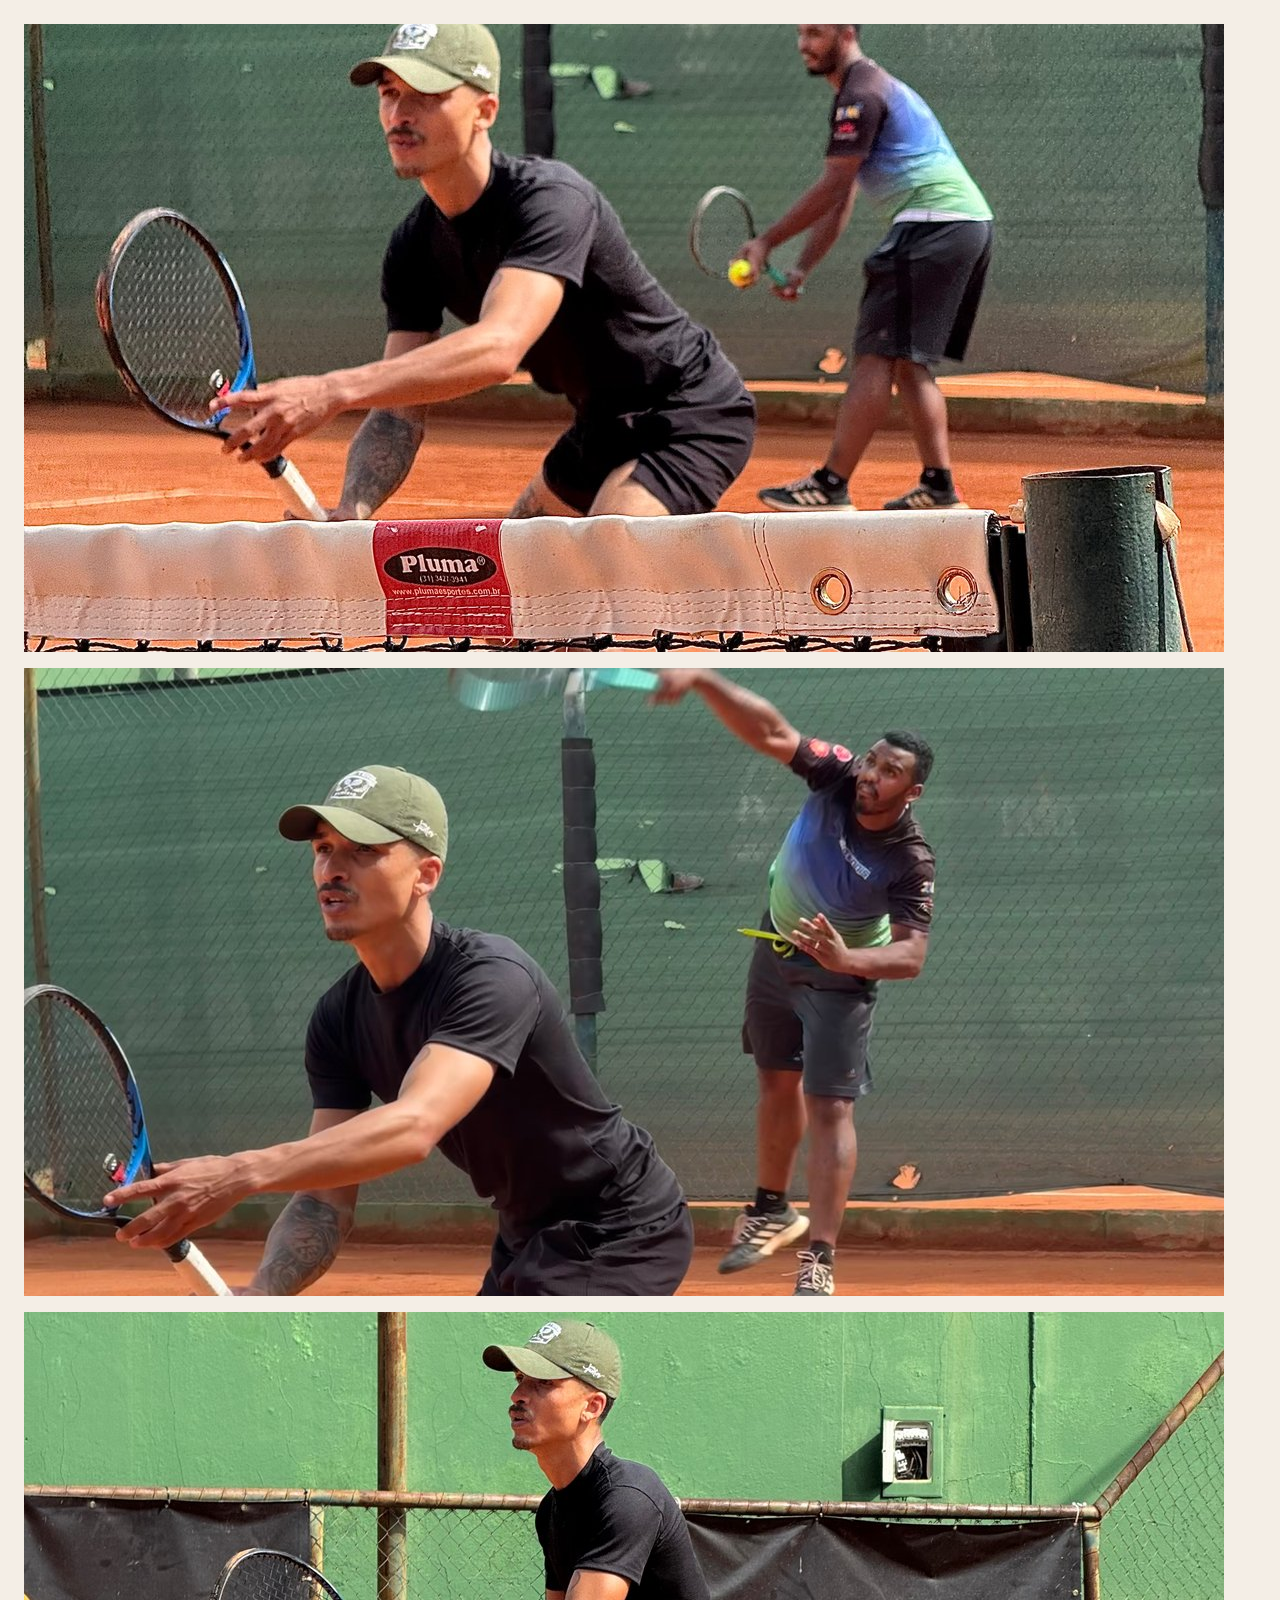
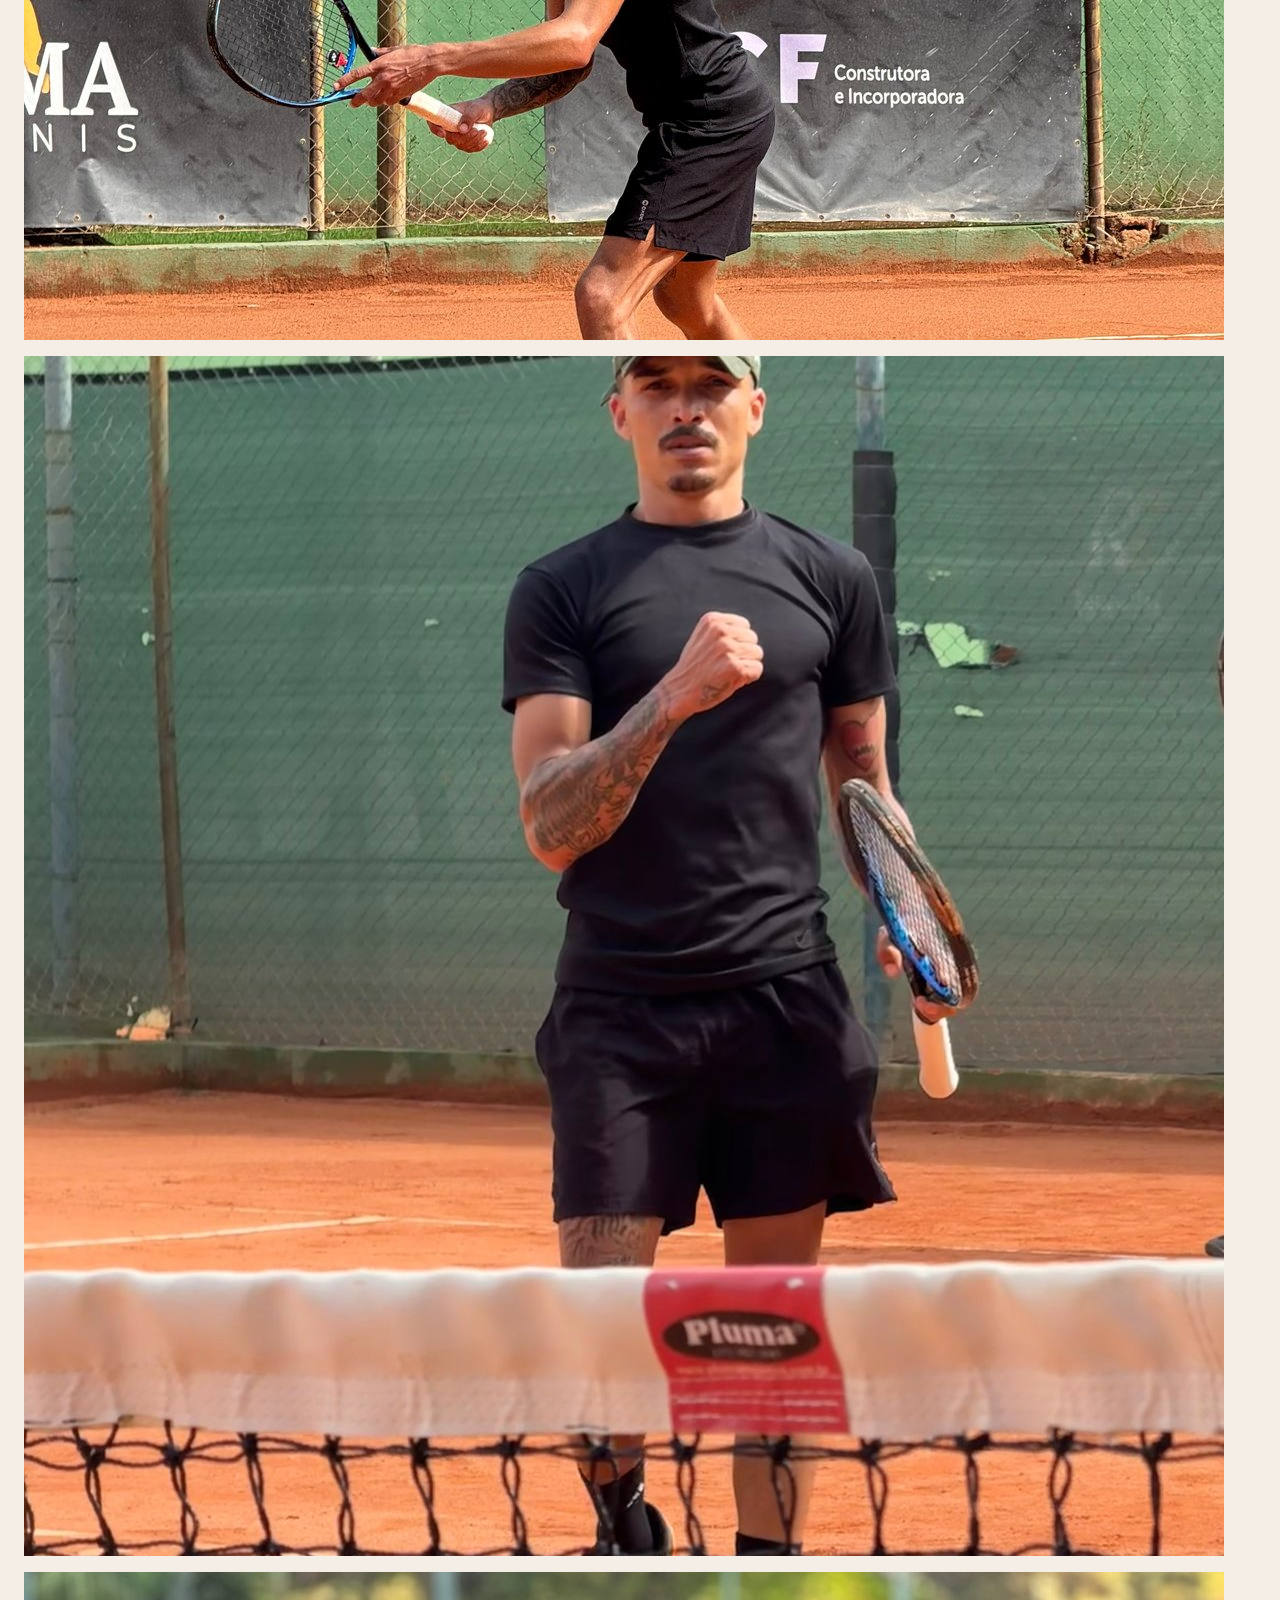
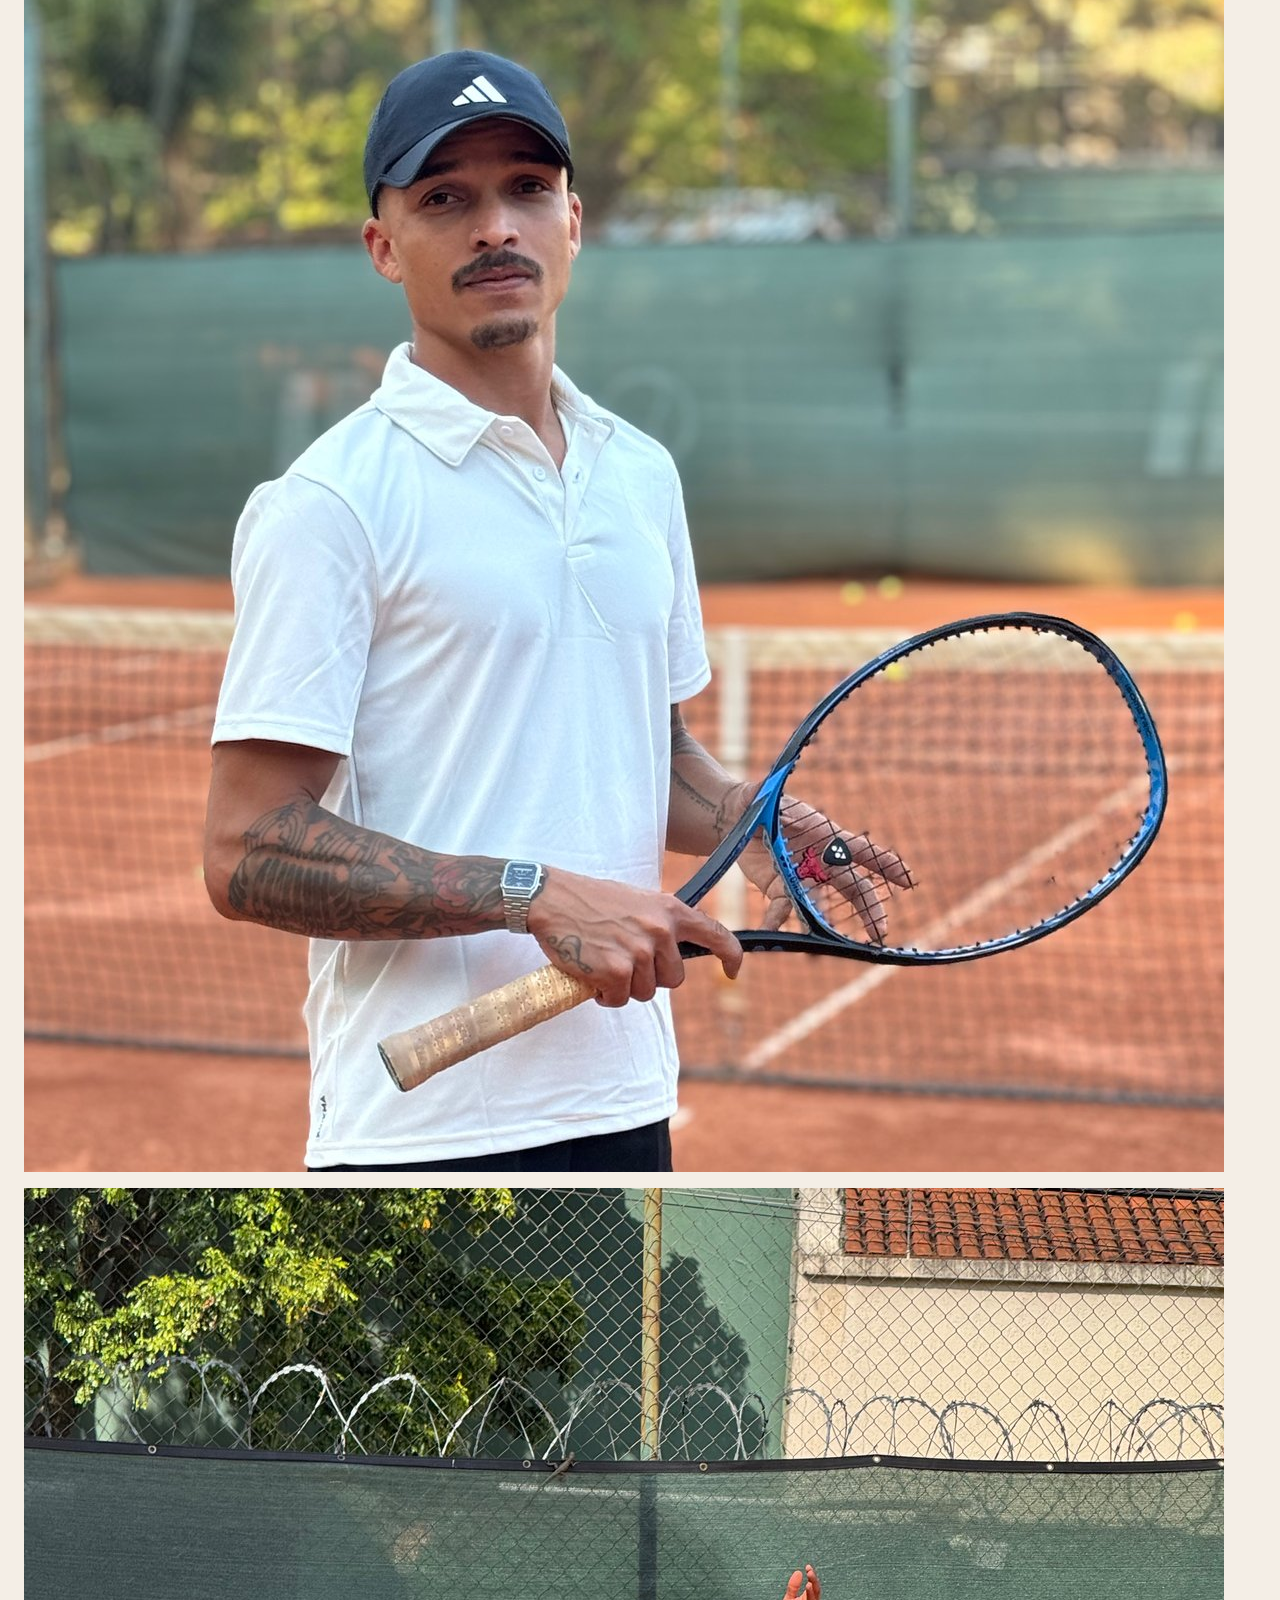
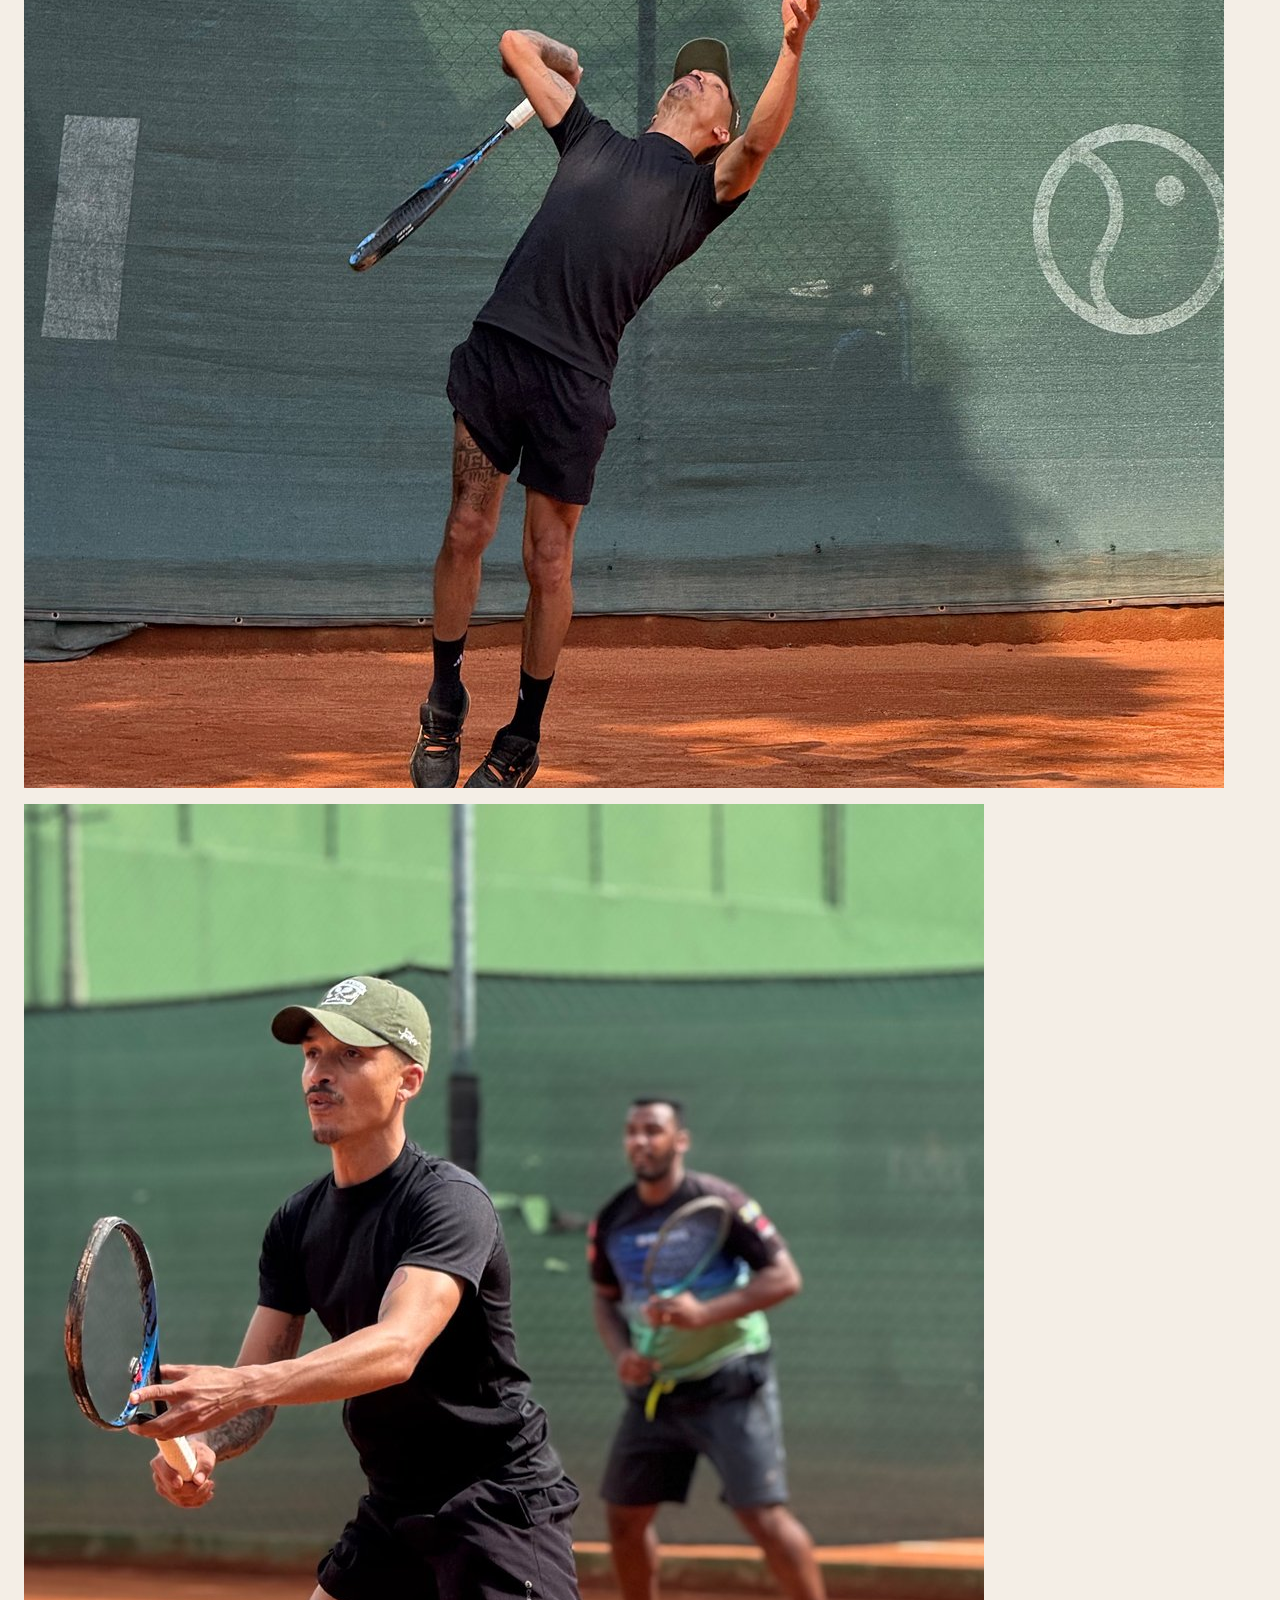
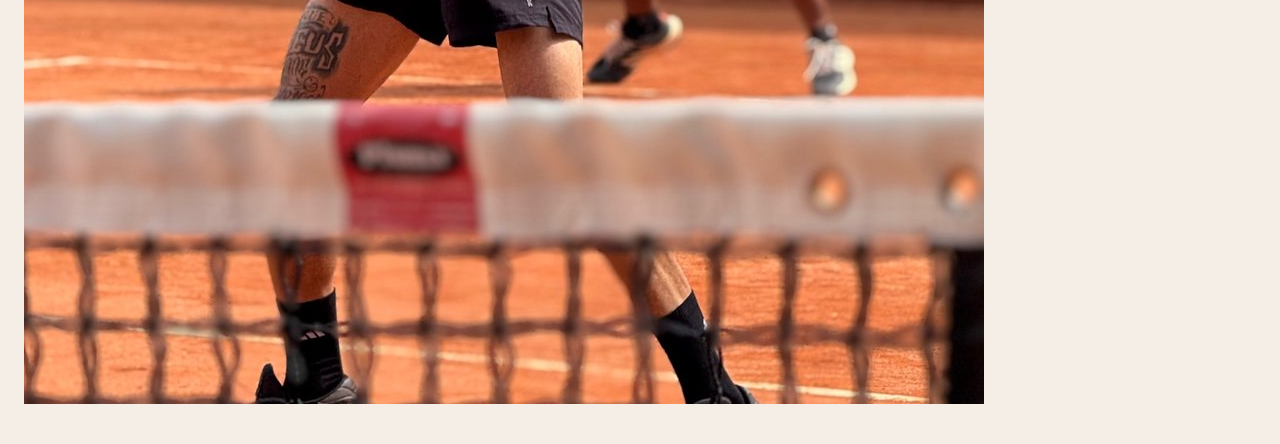
<file: midia-anuncios/index.html>
<!doctype html>
<html lang="pt-BR">
<head>
<meta charset="utf-8">
<meta name="viewport" content="width=device-width, initial-scale=1">
<meta name="robots" content="noindex, nofollow">
<title>Imagens para anúncios | PS Tennis Team</title>
<style>body{margin:0;padding:24px;background:#F4EEE6;font-family:system-ui,sans-serif}img{display:block;max-width:100%;height:auto;margin:0 0 16px}</style>
</head>
<body>
<!-- Imagens nos tamanhos do Google Ads (paisagem 1200x628, quadrada 1200x1200, vertical 960x1200). Página fora dos buscadores. -->
<img src="ps-paisagem-1.jpg" width="1200" height="628" alt="Professor Paulo Santana dando aula de tênis na rede">
<img src="ps-paisagem-2.jpg" width="1200" height="628" alt="Paulo Santana treinando com aluno na quadra de saibro">
<img src="ps-paisagem-3.jpg" width="1200" height="628" alt="Paulo Santana em posição de forehand na Fama Tennis">
<img src="ps-quadrada-1.jpg" width="1200" height="1200" alt="Paulo Santana comemorando na quadra">
<img src="ps-quadrada-2.jpg" width="1200" height="1200" alt="Professor Paulo Santana com raquete na quadra">
<img src="ps-quadrada-3.jpg" width="1200" height="1200" alt="Paulo Santana sacando na quadra de saibro">
<img src="ps-vertical-1.jpg" width="960" height="1200" alt="Paulo Santana treinando com aluno ao fundo">
</body>
</html>
</file>
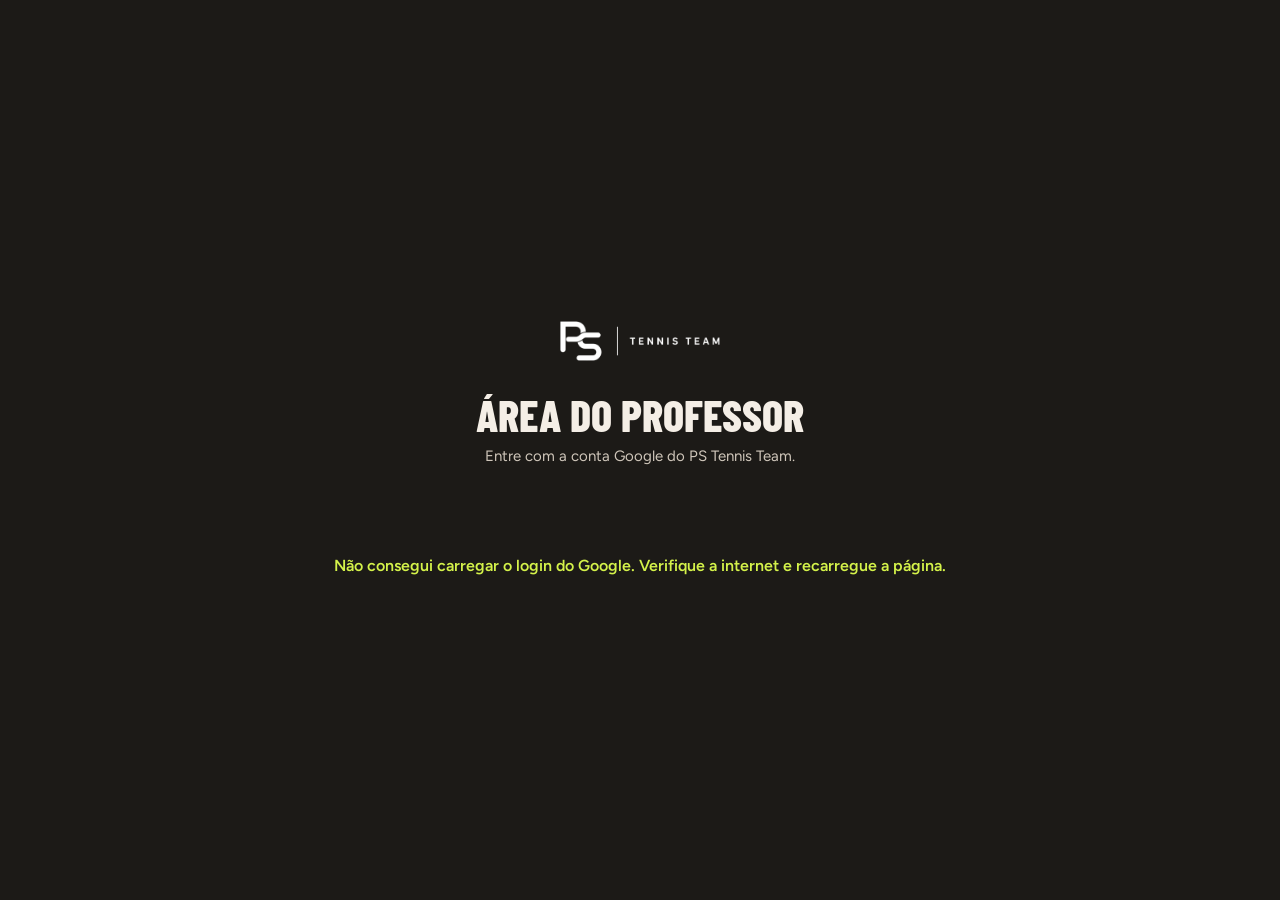
<file: professor/index.html>
<!DOCTYPE html>
<html lang="pt-BR">
<head>
<meta charset="utf-8">
<meta name="viewport" content="width=device-width, initial-scale=1, viewport-fit=cover">
<meta name="robots" content="noindex, nofollow">
<meta name="theme-color" content="#1C1A17">
<link rel="icon" type="image/png" sizes="32x32" href="/img/favicon-32.png">
<!-- App na tela inicial: abre em tela cheia, sem as barras do navegador -->
<link rel="manifest" href="/professor/manifest.webmanifest">
<link rel="apple-touch-icon" href="/professor/img/apple-touch-icon.png">
<meta name="apple-mobile-web-app-capable" content="yes">
<meta name="mobile-web-app-capable" content="yes">
<meta name="apple-mobile-web-app-status-bar-style" content="black-translucent">
<meta name="apple-mobile-web-app-title" content="PS Professor">
<!-- Área restrita do professor: sem link no site, fora do Google (noindex)
     e sem a tag do Google Ads, porque aqui circulam dados de alunos. -->

<title>Área do Professor · PS Tennis</title>
<link rel="preconnect" href="https://fonts.googleapis.com"><link rel="preconnect" href="https://fonts.gstatic.com" crossorigin>
<link href="https://fonts.googleapis.com/css2?family=Barlow+Condensed:wght@600;700;800&family=Figtree:wght@400;500;600;700&display=swap" rel="stylesheet">
<style>
/*
VOICE: direto e esportivo, como um bom treinador falando na quadra.
IDEA: a prancheta do professor: ficha de avaliação e relatório de jogo.
PICTURE: o desenho da quadra visto de cima e o radar dos golpes.
COLOUR and TYPE: saibro, tinta, creme, lima só para tocar; Barlow Condensed 800 + Figtree.
LAYOUT: uma coluna para o celular; relatório em páginas A4.
*/

:root{color-scheme:light;
  --saibro:#A8492A;--lima:#D4F24A;--tinta:#1C1A17;--creme:#F4EEE6;--grafite:#2A2723;--papel:#FBF8F3;
  --areia:#E6DCCF;--linha:#D9CFC2;--forte:#3F3A34;--suave:#5E574E;--noescuro:#CFC6BA;
  --tit:"Barlow Condensed","Arial Narrow",sans-serif;--txt:"Figtree",system-ui,sans-serif;
  /* papéis das cores nas telas do app (o relatório em PDF usa as cores da marca direto) */
  --fundo:var(--creme);--cartao:var(--papel);--cartao2:var(--areia);--borda:var(--linha);
  --texto:var(--tinta);--texto2:var(--forte);--texto3:var(--suave);--escuro:var(--tinta);--acento:var(--saibro)}
/* Tema escuro: só as telas do app; PDF e post de parabéns continuam claros */
html[data-cor=escuro]{color-scheme:dark;--fundo:#12100E;--cartao:#1D1A17;--cartao2:#2A2622;--borda:#3A342E;
  --texto:#F4EEE6;--texto2:#D9D0C4;--texto3:#A69D91;--escuro:#26221E;--acento:#E07B52}
/* escuro "invertido": faixas de cima e de baixo creme, saibro vira verde-bolinha, bolinhas pretas viram creme */
html[data-cor=escuro]{--acento:var(--lima)}
html[data-cor=escuro] .top,html[data-cor=escuro] .nvbar{background:var(--creme)}
html[data-cor=escuro] .top .who,html[data-cor=escuro] .top button{color:var(--forte)}
html[data-cor=escuro] .tback{background:var(--creme);color:var(--tinta)}
html[data-cor=escuro] .tback svg{color:var(--tinta)}
.top .lg-p{display:none}
html[data-cor=escuro] .top .lg-b{display:none}
html[data-cor=escuro] .top .lg-p{display:block}
html[data-cor=escuro] .nvbar button{color:var(--forte)}
html[data-cor=escuro] .nvbar button[aria-current=page]{background:var(--tinta);color:var(--lima)}
html[data-cor=escuro] .nvbar button:focus-visible{outline-color:var(--tinta)}
html[data-cor=escuro] .dhead,html[data-cor=escuro] .tsem,html[data-cor=escuro] .nvcard.c-tem{background:var(--lima);color:var(--tinta)}
html[data-cor=escuro] .dhead .over,html[data-cor=escuro] .dhead h1,html[data-cor=escuro] .dhead p,
html[data-cor=escuro] .tsem .over,html[data-cor=escuro] .tsem h2,html[data-cor=escuro] .tsem .sb,html[data-cor=escuro] .tsem .pq,
html[data-cor=escuro] .nvcard.c-tem .over,html[data-cor=escuro] .nvcard.c-tem h2,html[data-cor=escuro] .nvcard.c-tem p,html[data-cor=escuro] .nvcard.c-tem .pq{color:var(--tinta)!important}
html[data-cor=escuro] .tsem .num,html[data-cor=escuro] .nvcard .num{color:rgba(28,26,23,.12)}
html[data-cor=escuro] .nvcard.c-ava .num{color:rgba(244,238,230,.12)}
html[data-cor=escuro] .nvcard.c-tem .ic{background:var(--tinta);color:var(--lima)}
html[data-cor=escuro] .tag.pend,html[data-cor=escuro] .al .av,html[data-cor=escuro] .prog i{background:var(--lima);color:var(--tinta)}
html[data-cor=escuro] .nvtodo .dt{background:var(--lima)}
html[data-cor=escuro] .nvtodo .dt.tinta{background:var(--creme)}
html[data-cor=escuro] .nvtodo .dt.lima{outline-color:var(--creme)}
html[data-cor=escuro] .trx .n,html[data-cor=escuro] .nvgeral .ic,html[data-cor=escuro] .mic,html[data-cor=escuro] .gbtn .g{background:var(--creme);color:var(--tinta)}
html[data-cor=escuro] .mic.rec{background:var(--lima)}
html[data-cor=escuro] .nvcard.c-alu .ic{background:var(--cartao2);color:var(--lima)}
html[data-cor=escuro] .b-ink,html[data-cor=escuro] .chip[aria-pressed=true],html[data-cor=escuro] .dot[aria-pressed=true],html[data-cor=escuro] .tag.ok{background:var(--creme);border-color:var(--creme);color:var(--tinta)}
html[data-cor=escuro] .nvcard.c-ava,html[data-cor=escuro] .hero,html[data-cor=escuro] .cls,html[data-cor=escuro] .nvnovo,html[data-cor=escuro] .trn .atn,html[data-cor=escuro] .reav{border:1px solid #3A342E}
html[data-cor=escuro] .b-ghost{border-color:#4A433C}
html[data-cor=escuro] .pin{background:#0B0A09}
html[data-cor=escuro] .modal{background:rgba(0,0,0,.72)}
.top .cor{display:grid;place-items:center;width:40px;height:40px;padding:0}
*{box-sizing:border-box;min-width:0}
html,body{margin:0;background:var(--fundo);color:var(--texto)}
body{font:16px/1.55 var(--txt);overflow-x:clip;-webkit-text-size-adjust:100%}
button,input,select,textarea{font:inherit;color:inherit}
h1,h2,h3{font-family:var(--tit);font-weight:800;text-transform:uppercase;line-height:.92;margin:0}
.over{font-family:var(--tit);font-weight:600;text-transform:uppercase;letter-spacing:.16em;font-size:13px;color:var(--acento)}
[hidden]{display:none!important}

/* ---------- App ---------- */
.top{background:var(--escuro);color:var(--creme);padding:calc(14px + env(safe-area-inset-top)) max(5vw,18px) 14px;display:flex;align-items:center;justify-content:space-between;gap:12px;position:relative}
.top img{height:26px;width:auto;display:block}
.top .who{font-size:13px;font-weight:600;color:var(--noescuro)}
.top .esq{display:flex;align-items:center;gap:12px;min-width:0}
.topo-fixo{position:sticky;top:0;z-index:5}
.tvolta{background:var(--fundo);border-bottom:1px solid var(--borda);padding:10px max(5vw,18px)}
.tvolta .in{max-width:560px;margin:0 auto}
.tback{display:inline-flex;align-items:center;gap:6px;min-height:44px;padding:0 18px 0 10px;border-radius:999px;border:0;background:var(--tinta);color:var(--creme);font:700 15px var(--txt);cursor:pointer}
.tback svg{width:20px;height:20px;color:var(--lima)}
.tback:focus-visible{outline:3px solid var(--acento);outline-offset:2px}
.tvolta+.wrap,.topo-fixo+.wrap{padding-top:18px}
.top button{background:none;border:0;color:var(--noescuro);font-size:13px;font-weight:600;padding:10px 4px;cursor:pointer}
.wrap{max-width:560px;margin:0 auto;padding:22px max(5vw,18px) 120px}
.demo{background:var(--cartao2);color:var(--texto2);border-radius:14px;padding:10px 14px;font-size:13px;line-height:1.45;margin-bottom:18px}
.demo b{color:var(--texto)}

.btn{display:inline-flex;align-items:center;justify-content:center;gap:10px;min-height:52px;padding:0 24px;border-radius:999px;border:0;font-weight:700;font-size:16px;cursor:pointer;text-decoration:none;transition:transform .15s}
.btn:active{transform:scale(.98)}
.btn:focus-visible,.chip:focus-visible,.dot:focus-visible,input:focus-visible,textarea:focus-visible,.mic:focus-visible{outline:3px solid var(--saibro);outline-offset:2px}
.b-ink{background:var(--escuro);color:var(--creme)}
.b-lima{background:var(--lima);color:var(--tinta)}
.b-ghost{background:transparent;color:var(--texto);border:1.5px solid var(--borda)}
.b-full{width:100%}
.btn[disabled]{opacity:.4;cursor:not-allowed}

/* PIN */
.pin{min-height:100svh;background:var(--escuro);color:var(--creme);display:flex;flex-direction:column;align-items:center;justify-content:center;padding:calc(32px + env(safe-area-inset-top)) 20px calc(32px + env(safe-area-inset-bottom));position:relative;overflow:hidden}
.pin .court{position:absolute;right:-170px;top:-60px;width:300px;opacity:.3;pointer-events:none}
.pin img{height:40px;margin-bottom:34px;position:relative}
.pin h1{font-size:44px;color:var(--creme);text-align:center;position:relative}
.pin p{color:var(--noescuro);font-size:15px;margin:10px 0 26px;text-align:center;position:relative}
.dots{display:flex;gap:14px;margin-bottom:26px;position:relative}
.dots i{width:16px;height:16px;border-radius:50%;border:2px solid var(--noescuro)}
.dots i.on{background:var(--lima);border-color:var(--lima)}
.pad{display:grid;grid-template-columns:repeat(3,76px);gap:12px;position:relative}
.pad button{height:64px;border-radius:999px;border:0;background:var(--grafite);color:var(--creme);font:700 24px var(--txt);cursor:pointer}
.pad button:active{background:#3a3631}
.pad .ghost{background:transparent;font-size:14px;color:var(--noescuro)}
.pin .err{color:var(--lima);font-weight:600;min-height:24px;margin-top:16px;position:relative}

/* Home */
.hero{background:var(--escuro);color:var(--creme);border-radius:28px;padding:26px 22px 22px;position:relative;overflow:hidden;margin-bottom:28px}
.hero .court{position:absolute;right:-70px;top:-60px;width:220px;opacity:.45;pointer-events:none}
.hero h1{font-size:40px;color:var(--creme);position:relative;max-width:12ch}
.hero p{color:var(--noescuro);margin:10px 0 20px;position:relative;font-size:15px;max-width:30ch}
.hero .btn{position:relative}
.secth{display:flex;justify-content:space-between;align-items:baseline;gap:12px;margin:0 0 12px}
.secth h2{font-size:28px}
.search{width:100%;height:48px;border-radius:999px;border:1.5px solid var(--borda);background:var(--cartao);padding:0 18px;font-size:16px;margin-bottom:14px}
.alunos{display:grid;gap:10px}
.al{display:flex;align-items:center;gap:14px;background:var(--cartao);border:1px solid var(--borda);border-radius:22px;padding:14px 16px;cursor:pointer;text-align:left;width:100%}
.al .av{width:46px;height:46px;border-radius:50%;background:var(--saibro);color:var(--creme);display:grid;place-items:center;font:800 20px var(--tit);flex:none}
.al .info{display:flex;flex-direction:column;align-items:flex-start;gap:1px;min-width:0;flex:1}
.al .nm{font-weight:700;font-size:16px;line-height:1.25}
.al .sub{font-size:13px;line-height:1.35;color:var(--texto3)}
.al .go{margin-left:auto;color:var(--texto3);flex:none}
.tag{display:inline-block;font-size:12px;font-weight:700;padding:3px 10px;border-radius:999px;background:var(--cartao2);color:var(--texto2);margin-top:4px}
.tag.ok{background:var(--escuro);color:var(--creme)}
.empty{color:var(--texto3);font-size:15px;padding:18px 4px}

/* Form */
.prog{height:6px;background:var(--cartao2);border-radius:999px;overflow:hidden;margin:4px 0 20px}
.prog i{display:block;height:100%;background:var(--saibro);border-radius:999px;transition:width .3s}
.stepn{font-size:13px;font-weight:600;color:var(--texto3);margin-bottom:4px}
.form h1{font-size:40px;margin-bottom:6px}
.form .lead{color:var(--texto3);font-size:15px;margin:0 0 22px}
.fld{margin-bottom:22px}
.fld>label,.fld>.lb{display:block;font-weight:600;font-size:14px;margin-bottom:8px}
.fld .hint{font-weight:400;color:var(--texto3)}
.inp{width:100%;min-height:50px;border-radius:14px;border:1.5px solid var(--borda);background:var(--cartao);padding:12px 14px;font-size:16px}
textarea.inp{min-height:110px;resize:vertical;line-height:1.5}
.row2{display:grid;grid-template-columns:minmax(0,1fr) minmax(0,1fr);gap:12px}
.chips{display:flex;flex-wrap:wrap;gap:8px}
.chip{min-height:44px;padding:0 16px;border-radius:999px;border:1.5px solid var(--borda);background:var(--cartao);font-weight:600;font-size:15px;cursor:pointer}
.chip[aria-pressed=true]{background:var(--escuro);border-color:var(--escuro);color:var(--creme)}
.golpe{background:var(--cartao);border:1px solid var(--borda);border-radius:22px;padding:16px;margin-bottom:12px}
.golpe .gh{display:flex;justify-content:space-between;align-items:baseline;gap:8px;margin-bottom:10px}
.golpe h3{font-size:24px;font-weight:700}
.golpe .lvl{font-size:13px;font-weight:600;color:var(--acento)}
.scale{display:grid;grid-template-columns:repeat(5,minmax(0,1fr));gap:8px}
.dot{height:48px;border-radius:999px;border:1.5px solid var(--borda);background:var(--fundo);font:700 18px var(--txt);cursor:pointer}
.dot[aria-pressed=true]{background:var(--escuro);border-color:var(--escuro);color:var(--creme)}
.golpe .more{margin-top:10px}
.golpe .more summary{cursor:pointer;font-size:14px;font-weight:600;color:var(--texto3);padding:6px 0;list-style:none}
.golpe .more summary::-webkit-details-marker{display:none}
.golpe .more summary::before{content:"+ "}
.golpe .more[open] summary::before{content:"− "}
.dict{position:relative}
.dict textarea{padding-right:62px}
.mic{position:absolute;right:8px;top:8px;width:46px;height:46px;border-radius:50%;border:0;background:var(--escuro);color:var(--creme);display:grid;place-items:center;cursor:pointer}
.mic.rec{background:var(--saibro);animation:pulse 1.2s infinite}
@keyframes pulse{50%{box-shadow:0 0 0 8px rgba(168,73,42,.18)}}
@media (prefers-reduced-motion:reduce){.mic.rec{animation:none}.btn,.prog i{transition:none}}
.mictip{font-size:13px;color:var(--texto3);margin-top:6px}
.lock{display:inline-flex;align-items:center;gap:6px;font-size:12px;font-weight:700;background:var(--cartao2);color:var(--texto2);border-radius:999px;padding:3px 10px;margin-left:6px}
.check{display:flex;gap:12px;align-items:flex-start;background:var(--cartao);border:1.5px solid var(--borda);border-radius:22px;padding:16px;cursor:pointer;margin-bottom:12px}
.check input{width:24px;height:24px;margin:0;flex:none;accent-color:var(--tinta)}
.check span{font-size:15px;line-height:1.45}
.foot{position:fixed;left:0;right:0;bottom:0;background:var(--fundo);border-top:1px solid var(--borda);padding:12px max(5vw,18px) calc(12px + env(safe-area-inset-bottom));z-index:4}
.foot .in{max-width:560px;margin:0 auto;display:flex;gap:10px}
.foot .btn{flex:1}
.foot .b-ghost{flex:0 0 auto}

/* vídeo */
.vbox{background:var(--escuro);border-radius:22px;padding:14px;color:var(--creme)}
.vbox video{width:100%;max-height:360px;border-radius:14px;background:#000;display:block}
.vbox .vt{display:flex;gap:8px;flex-wrap:wrap;margin-top:12px}
.vbox .vt .btn{min-height:46px;font-size:15px;padding:0 18px}
.up{display:flex;flex-direction:column;align-items:center;justify-content:center;text-align:center;gap:8px;border:2px dashed var(--borda);border-radius:22px;padding:30px 16px;background:var(--cartao);cursor:pointer}
.up b{font-size:17px}
.up span{font-size:14px;color:var(--texto3)}
.frames{display:grid;grid-template-columns:repeat(auto-fill,minmax(98px,1fr));gap:10px;margin-top:14px}
.fr{position:relative;border-radius:14px;overflow:hidden;background:var(--cartao2);border:3px solid transparent;cursor:pointer;padding:0}
.fr.sel{border-color:var(--saibro)}
.fr img{display:block;width:100%;aspect-ratio:3/4;object-fit:cover}
.fr select{position:absolute;left:4px;right:4px;bottom:4px;font-size:12px;font-weight:700;border-radius:999px;border:0;background:var(--escuro);color:var(--creme);padding:4px 6px}
.fr .x{position:absolute;right:4px;top:4px;width:28px;height:28px;border-radius:50%;border:0;background:rgba(28,26,23,.75);color:var(--creme);font-weight:700;cursor:pointer}
.small{font-size:13px;color:var(--texto3)}

/* gerando */
.gen{min-height:70svh;display:flex;flex-direction:column;justify-content:center}
.gen h1{font-size:44px;margin-bottom:22px}
.gen ol{list-style:none;padding:0;margin:0;display:grid;gap:12px}
.gen li{display:flex;gap:12px;align-items:center;font-weight:600;color:var(--texto3)}
.gen li i{width:26px;height:26px;border-radius:50%;border:2px solid var(--borda);flex:none;display:grid;place-items:center;font-style:normal;font-size:14px}
.gen li.on{color:var(--texto)}
.gen li.on i{background:var(--escuro);border-color:var(--escuro);color:var(--creme)}

/* diagnóstico */
.dhead{background:var(--saibro);color:var(--creme);border-radius:28px;padding:24px 22px;position:relative;overflow:hidden;margin-bottom:20px}
.dhead .court{position:absolute;right:-100px;top:-80px;width:200px;opacity:.4;pointer-events:none}
.dhead .over{color:var(--creme);opacity:.85}
.dhead h1{font-size:44px;color:var(--creme);margin:6px 0 8px;position:relative}
.dhead p{margin:0;color:var(--creme);font-size:14px;position:relative}
.acts{display:grid;gap:10px;margin-bottom:26px}
.card{background:var(--cartao);border:1px solid var(--borda);border-radius:22px;padding:18px;margin-bottom:12px}
.card h3{font-size:22px;font-weight:700;margin-bottom:8px}
.card ul{margin:0;padding-left:18px}
.card li{margin-bottom:4px}
.note{background:var(--cartao2);border-radius:14px;padding:12px 14px;font-size:14px;color:var(--texto2);margin-bottom:12px}
.modal{position:fixed;inset:0;background:rgba(28,26,23,.6);display:flex;align-items:flex-end;justify-content:center;z-index:20;padding:16px}
.modal .box{background:var(--fundo);border-radius:28px;padding:24px 22px;max-width:520px;width:100%}
.modal h2{font-size:30px;margin-bottom:10px}
.modal p{color:var(--texto2);margin:0 0 18px}

/* ---------- Relatório (A4) ---------- */
.rbar{position:sticky;top:0;z-index:6;background:var(--tinta);color:var(--creme);padding:calc(10px + env(safe-area-inset-top)) max(4vw,14px) 10px;display:flex;gap:10px;align-items:center;flex-wrap:wrap}
.rbar .btn{min-height:44px;font-size:15px;padding:0 18px}
.rbar .msg{font-size:13px;color:var(--noescuro);flex-basis:100%}
.rstage{padding:18px 0 40px;background:#d8d0c5}
/* ===== PDF para celular: coluna de 430px, cada página com a altura do conteúdo ===== */
.mob{width:430px;font:16px/1.55 var(--txt);color:var(--tinta)}
.mob .mp{position:relative;overflow:hidden;background:var(--creme);padding:34px 26px 26px}
.mob .mp+.mp{margin-top:0}
.mob h1,.mob h2,.mob h3{font-family:var(--tit);text-transform:uppercase;line-height:.92;margin:0}
.mob p{margin:0}
.mob .ov{font-family:var(--tit);font-weight:600;text-transform:uppercase;letter-spacing:.16em;font-size:12.5px;color:var(--saibro)}
.mob .h{font-size:38px;font-weight:800;margin:6px 0 18px}
.mob .court{position:absolute;opacity:.16;pointer-events:none}
.mob .rod{display:flex;justify-content:space-between;gap:10px;margin-top:22px;padding-top:12px;border-top:1px solid var(--linha);font-size:10.5px;font-weight:600;color:var(--suave)}
.mob .rod b{color:var(--saibro)}
.mob .escuro{background:var(--tinta);color:var(--creme)}
.mob .escuro .rod{border-color:#3F3A34;color:var(--noescuro)}
.mob .saibro{background:var(--saibro);color:var(--creme)}
.mob .pill{font-size:12px;padding:6px 14px}
.mob .p-lima{background:var(--lima);color:var(--tinta)}
/* capa */
.mob .mcapa{padding:30px 26px 34px;min-height:640px}
.mob .mcapa .court{right:-120px;top:40px;width:330px}
.mob .mcapa .mlogo{height:30px;display:block;margin-bottom:150px;position:relative}
.mob .mcapa h1{font-size:64px;font-weight:800;color:var(--creme);margin-top:16px;position:relative}
.mob .mcapa .msub{font-family:var(--tit);font-weight:700;text-transform:uppercase;font-size:22px;color:var(--noescuro);margin-top:6px}
.mob .mcapa .mnome{font-family:var(--tit);font-weight:800;text-transform:uppercase;font-size:40px;line-height:.95;color:var(--lima);margin-top:34px}
.mob .mcapa .mquando{font-size:14px;color:var(--noescuro);margin-top:8px}
.mob .mcapa .mexemplo{display:inline-block;margin-top:14px;font-size:12px;font-weight:700;background:var(--areia);color:var(--tinta);border-radius:999px;padding:5px 12px}
/* perfil */
.mob .mperfil{display:grid;grid-template-columns:1fr 1fr;gap:8px;margin:12px 0 26px}
.mob .mperfil div{background:var(--areia);border-radius:14px;padding:10px 12px}
.mob .mperfil small{display:block;font-size:11.5px;color:var(--suave)}
.mob .mperfil b{font-size:15px;font-weight:700}
.mob .texto{font-size:16.5px;line-height:1.6;margin-top:10px}
/* classe */
.mob .classe-topo{margin:-34px -26px 22px;padding:30px 26px 26px;position:relative}
.mob .classe-topo .court{right:-110px;top:-20px;width:300px}
.mob .mbig{display:flex;align-items:flex-end;gap:12px;margin:10px 0 16px;position:relative}
.mob .mbig .num{font-family:var(--tit);font-weight:800;font-size:150px;line-height:.8;color:var(--lima)}
.mob .mbig .pal{font-family:var(--tit);font-weight:800;font-size:40px;text-transform:uppercase;line-height:1;padding-bottom:6px}
.mob .mescada{display:grid;grid-template-columns:repeat(3,1fr);gap:8px}
.mob .mdeg{background:var(--areia);border-radius:14px;padding:9px 10px;text-align:center}
.mob .mdeg b{display:block;font-family:var(--tit);font-weight:800;font-size:26px;line-height:1}
.mob .mdeg small{font-size:11px;color:var(--suave)}
.mob .mdeg.cur{background:var(--saibro);color:var(--creme)}
.mob .mdeg.cur small{color:var(--creme)}
.mob .mdeg.ant{outline:2px dashed var(--tinta);outline-offset:-2px}
.mob .mescleg{font-size:12px;color:var(--suave);margin:8px 0 16px}
.mob .mstats{display:grid;grid-template-columns:repeat(3,1fr);gap:8px;margin-bottom:22px}
.mob .mstats div{background:var(--papel);border:1px solid var(--linha);border-radius:14px;padding:10px}
.mob .mstats small{display:block;font-size:11px;color:var(--suave)}
.mob .mstats b{font-family:var(--tit);font-weight:800;font-size:22px;line-height:1.1}
.mob .mnota-itn{font-size:11.5px;color:var(--suave);margin-top:16px;line-height:1.5}
/* caixas */
.mob .bx{border-radius:22px;padding:22px 20px;margin-top:14px}
.mob .bx h3{font-size:24px;font-weight:800;margin-bottom:14px}
.mob .bx ol{margin:0;padding:0;list-style:none;display:grid;gap:12px}
.mob .bx li{display:grid;grid-template-columns:24px minmax(0,1fr);gap:8px;font-size:16px;line-height:1.5}
.mob .bx li b{font-family:var(--tit);font-weight:800;font-size:22px;line-height:1.05}
.mob .bx ul{margin:0;padding-left:20px;display:grid;gap:8px;font-size:16px;line-height:1.5}
.mob .bx ul li{display:list-item}
.mob .bx p{font-size:16px;line-height:1.55}
.mob .bx .k{font-family:var(--tit);font-weight:700;letter-spacing:.1em;text-transform:uppercase;color:var(--lima);font-size:13px;margin-bottom:6px}
/* jogo */
.mob .mradar{background:var(--papel);border:1px solid var(--linha);border-radius:22px;padding:10px;margin-bottom:16px}
.mob .mradar svg{width:100%;height:auto;display:block}
.mob .mleg{display:flex;gap:16px;justify-content:center;font-size:12.5px;padding:4px 0 6px}
.mob .mleg i{display:inline-block;width:18px;height:0;border-top:3px solid var(--saibro);vertical-align:middle;margin-right:6px}
.mob .mleg i.l-ant{border-top:2px dashed var(--tinta)}
.mob .mnt{display:grid;grid-template-columns:118px minmax(0,1fr) 48px;gap:10px;align-items:center;padding:7px 0;border-bottom:1px solid var(--linha);font-size:15px}
.mob .mnt:last-child{border-bottom:0}
.mob .mnt span{font-weight:700}
.mob .mnt em{font-style:normal;font-family:var(--tit);font-weight:800;font-size:20px;text-align:right}
.mob .mnt em.mais{color:var(--saibro)}
.mob .b10{display:flex;gap:3px}
.mob .b10 i{flex:1;height:10px;border-radius:999px;background:var(--areia);position:relative}
.mob .b10 i.on{background:var(--saibro)}
.mob .b10 i.was::after{content:'';position:absolute;left:0;right:0;bottom:-4px;height:2px;background:var(--tinta)}
.mob .mescala{font-size:12px;color:var(--suave);margin-top:12px;line-height:1.5}
/* golpes */
.mob .mgc{background:var(--papel);border:1px solid var(--linha);border-radius:22px;padding:20px;margin-top:14px}
.mob .mgt{display:flex;justify-content:space-between;align-items:baseline;margin-bottom:10px}
.mob .mgt h3{font-size:26px;font-weight:800}
.mob .mgn b{font-family:var(--tit);font-weight:800;font-size:30px;color:var(--saibro)}
.mob .mgn small{font-size:13px;color:var(--suave);font-weight:700}
.mob .mlb{font-family:var(--tit);font-weight:600;text-transform:uppercase;letter-spacing:.14em;font-size:12px;color:var(--suave);margin:14px 0 4px}
.mob .mcorr{background:var(--tinta);color:var(--creme);border-radius:16px;padding:16px;margin-top:14px}
.mob .mcorr .k{font-family:var(--tit);font-weight:700;letter-spacing:.1em;text-transform:uppercase;color:var(--lima);font-size:13px;margin-bottom:6px}
.mob .mcorr .ex{color:var(--noescuro);font-size:14.5px;margin-top:10px}
.mob .moutros{background:var(--areia);border-radius:22px;padding:18px 20px;margin-top:14px}
.mob .moutros h3{font-size:22px;font-weight:800;margin-bottom:8px}
.mob .moutros .mit{display:flex;justify-content:space-between;align-items:center;padding:8px 0;border-bottom:1px solid var(--linha)}
.mob .moutros .mit:last-child{border-bottom:0}
.mob .moutros .mit span{font-weight:700;font-size:15px}
.mob .moutros .mit small{display:block;font-weight:500;font-size:12.5px;color:var(--suave)}
.mob .moutros .mit b{font-family:var(--tit);font-weight:800;font-size:22px;color:var(--saibro)}
.mob .moutros .mit b small{display:inline;font-size:12px}
/* saque */
.mob .mq{display:grid;grid-template-columns:132px minmax(0,1fr);gap:14px;align-items:start;padding:12px 0;border-bottom:1px solid var(--linha)}
.mob .mq img{width:132px;height:176px;object-fit:cover;border-radius:14px;display:block}
.mob .mq .pill{margin-bottom:8px}
.mob .mq p{font-size:15px;line-height:1.5}
/* plano */
.mob .mfase{background:var(--papel);border:1px solid var(--linha);border-radius:22px;padding:20px;margin-top:14px}
.mob .mfase .mfh{display:flex;align-items:baseline;gap:10px;margin-bottom:6px}
.mob .mfase .mn{font-family:var(--tit);font-weight:800;font-size:30px;color:var(--saibro);line-height:1}
.mob .mfase .mfh small{font-size:13px;font-weight:700;color:var(--suave)}
.mob .mfase h3{font-size:22px;font-weight:800;margin:6px 0 10px}
.mob .mfase ul{margin:0;padding-left:18px;display:grid;gap:8px;font-size:15.5px;line-height:1.5}
.mob .mfase .mre{margin-top:12px}
/* fim */
.mob .mfim{padding:30px 26px 30px}
.mob .mfim .court{right:-120px;top:20px;width:330px}
.mob .mfim .mlogo{height:30px;display:block;margin-bottom:60px;position:relative}
.mob .mfim h1{font-size:54px;font-weight:800;color:var(--creme);position:relative}
.mob .mfim .mtxt{font-size:17px;line-height:1.55;margin-top:16px;position:relative}
.mob .mrec{background:var(--tinta);border-radius:22px;padding:20px;margin-top:22px}
.mob .mrec .k{font-family:var(--tit);font-weight:700;letter-spacing:.1em;text-transform:uppercase;color:var(--lima);font-size:13px}
.mob .mrec b{display:block;font-family:var(--tit);font-weight:800;text-transform:uppercase;font-size:26px;line-height:1;margin:8px 0}
.mob .mrec p{color:var(--noescuro);font-size:15px}
.mob .mmods{display:flex;flex-wrap:wrap;gap:8px;margin-top:16px}
.mob .mmods span{border:1.5px solid rgba(244,238,230,.6);border-radius:999px;padding:6px 12px;font-size:13px;font-weight:600}
.mob .mcta{display:flex;justify-content:space-between;align-items:flex-end;gap:16px;margin-top:34px}
.mob .mzap{display:inline-flex;align-items:center;gap:8px;background:var(--lima);color:var(--tinta);font-weight:700;font-size:16px;border-radius:999px;padding:13px 20px}
.mob .mzap svg{width:18px;height:18px}
.mob .mcta p{font-size:13px;margin-top:10px}
.mob .mqr{background:var(--creme);border-radius:16px;padding:10px;text-align:center;color:var(--tinta);flex:none}
.mob .mqr img{width:104px;height:104px;display:block}
.mob .mqr small{font-size:11px;font-weight:700}
.rpages{width:210mm;margin:0 auto}
.pg{width:210mm;height:297mm;position:relative;overflow:hidden;background:var(--creme);color:var(--tinta);margin:0 auto 14px;box-shadow:0 4px 24px rgba(28,26,23,.18);font:10.5pt/1.5 var(--txt);break-after:page;page-break-after:always;-webkit-print-color-adjust:exact;print-color-adjust:exact}
.pg h1,.pg h2,.pg h3{font-family:var(--tit);text-transform:uppercase;line-height:.92}
.pg .in{position:absolute;inset:16mm 16mm 18mm}
.pg .rodape{position:absolute;left:16mm;right:16mm;bottom:9mm;display:flex;justify-content:space-between;font-size:7.5pt;font-weight:600;color:var(--suave)}
.pg .rodape b{color:var(--saibro);font-weight:700}
.pg .ov{font-family:var(--tit);font-weight:600;text-transform:uppercase;letter-spacing:.16em;font-size:9pt;color:var(--saibro)}
.pg .h{font-size:34pt;font-weight:800;margin:2mm 0 6mm}
.pg p{margin:0}
.court{display:block}

.capa .topo{position:absolute;left:0;right:0;top:0;height:170mm;background:var(--tinta);color:var(--creme);overflow:hidden}
.capa .topo .court{position:absolute;right:-24mm;top:-10mm;width:92mm;opacity:.42}
.capa .logo{position:absolute;left:16mm;top:16mm;height:11mm}
.capa .tt{position:absolute;left:16mm;right:16mm;bottom:16mm}
.pill{display:inline-block;font-family:var(--txt);font-weight:700;font-size:8.5pt;padding:1.6mm 4mm;border-radius:999px}
.p-saibro{background:var(--saibro);color:var(--creme)}
.p-tinta{background:var(--tinta);color:var(--creme)}
.p-areia{background:var(--areia);color:var(--forte)}
.capa h1{font-size:62pt;font-weight:800;color:var(--creme);margin:5mm 0 2mm}
.capa .sub{font-family:var(--tit);font-weight:800;font-size:24pt;text-transform:uppercase;color:var(--noescuro);line-height:.95}
.capa .nome{font-family:var(--tit);font-weight:800;font-size:34pt;text-transform:uppercase;color:var(--lima);line-height:.95;margin-top:9mm}
.capa .quando{color:var(--noescuro);font-size:10pt;margin-top:2mm}
.capa .base{position:absolute;left:16mm;right:16mm;top:180mm;bottom:20mm}
.perfil{display:grid;grid-template-columns:repeat(4,minmax(0,1fr));gap:3mm;margin:3mm 0 7mm}
.perfil div{background:var(--areia);border-radius:14px;padding:3mm 3.4mm}
.perfil small{display:block;font-size:7pt;font-weight:600;color:var(--suave);text-transform:none}
.perfil b{display:block;font-size:9.5pt;line-height:1.25}
.resumo{font-size:11.5pt;line-height:1.55;color:var(--forte);max-width:165mm}
.exemplo{position:absolute;right:16mm;top:18mm;font-size:7.5pt;font-weight:600;color:var(--noescuro)}

.jogo .grid{display:grid;grid-template-columns:116mm minmax(0,1fr);gap:7mm;align-items:center}
.radarbox{background:var(--papel);border:1px solid var(--linha);border-radius:22px;padding:4mm}
.radarbox svg{width:100%;height:auto;display:block}
.notas{display:grid;gap:3.6mm;padding-top:2mm}
.nt{display:grid;grid-template-columns:30mm minmax(0,1fr);align-items:center;gap:3mm}
.nt span{font-weight:700;font-size:10.5pt}
.nt .bar{display:flex;gap:1.4mm}
.nt .bar i{flex:1;height:4.2mm;border-radius:999px;background:var(--areia)}
.nt .bar i.on{background:var(--saibro)}
.escala{font-size:7.5pt;color:var(--suave);margin-top:5mm;line-height:1.5}
.duas{display:grid;grid-template-columns:minmax(0,1fr) minmax(0,1fr);gap:5mm;margin-top:10mm}
.jogo .bx{padding:7mm}.jogo .bx li{font-size:11pt}.jogo .bx ol{gap:4.4mm}
.bx{border-radius:22px;padding:6mm}
.bx h3{font-size:18pt;font-weight:800;margin-bottom:4mm}
.bx ol{margin:0;padding:0;list-style:none;display:grid;gap:3.4mm}
.bx li{display:grid;grid-template-columns:7mm minmax(0,1fr);gap:2mm;font-size:10.5pt;line-height:1.5}
.bx li b{font-family:var(--tit);font-weight:800;font-size:16pt;line-height:1}
.bx-claro{background:var(--papel);border:1px solid var(--linha)}
.bx-claro li b{color:var(--saibro)}
.bx-escuro{background:var(--tinta);color:var(--creme)}
.bx-escuro h3{color:var(--creme)}
.bx-escuro li{color:var(--noescuro)}
.bx-escuro li b{color:var(--lima)}

.golpes .cards{display:grid;grid-template-columns:minmax(0,1fr) minmax(0,1fr);gap:5mm}
.gc{background:var(--papel);border:1px solid var(--linha);border-radius:22px;padding:5mm;display:flex;flex-direction:column;gap:3mm}
.gc .gt{display:flex;justify-content:space-between;align-items:center;gap:3mm}
.gc h3{font-size:19pt;font-weight:700}
.gc .mini{display:flex;gap:1mm}
.gc .mini i{width:4.4mm;height:4.4mm;border-radius:50%;background:var(--areia)}
.gc .mini i.on{background:var(--saibro)}
.gc .lb{font-size:7.5pt;font-weight:700;color:var(--suave);text-transform:uppercase;letter-spacing:.08em}
.gc p{font-size:9.5pt;line-height:1.45;color:var(--forte)}
.corr{background:var(--tinta);color:var(--creme);border-radius:14px;padding:4mm;margin-top:auto}
.corr .k{font-family:var(--tit);font-weight:700;font-size:10pt;letter-spacing:.1em;text-transform:uppercase;color:var(--lima);margin-bottom:1.4mm}
.corr p{color:var(--creme);font-size:9.3pt}
.corr .ex{color:var(--noescuro);font-size:8.5pt;margin-top:2mm}

.outros{margin-top:6mm;background:var(--areia);border-radius:22px;padding:5mm 6mm}
.outros h3{font-size:15pt;font-weight:800;margin-bottom:3mm}
.outros .ls{display:grid;grid-template-columns:repeat(3,minmax(0,1fr));gap:3mm 6mm}
.outros .it{display:flex;justify-content:space-between;align-items:center;gap:3mm;font-weight:700;font-size:10pt}
.outros .it small{display:block;font-weight:500;font-size:8pt;color:var(--suave)}
.outros .mini{display:flex;gap:1mm}.outros .mini i{width:3.6mm;height:3.6mm;border-radius:50%;background:var(--creme)}.outros .mini i.on{background:var(--saibro)}
.saque .qs{display:grid;grid-template-columns:repeat(5,minmax(0,1fr));gap:3.4mm;margin-bottom:7mm}
.q .im{aspect-ratio:3/4;border-radius:14px;overflow:hidden;background:var(--areia);position:relative}
.q .im img{width:100%;height:100%;object-fit:cover;display:block}
.q .im .ph{position:absolute;inset:0;display:grid;place-items:center;text-align:center;font-size:7pt;font-weight:600;color:var(--suave);padding:2mm}
.q .im .ph svg{position:absolute;inset:3mm;width:calc(100% - 6mm);height:calc(100% - 6mm);opacity:.6}
.q .pill{margin:2.6mm 0 1.6mm}
.q p{font-size:8.4pt;line-height:1.4;color:var(--forte)}
.prio{display:grid;grid-template-columns:minmax(0,1fr) minmax(0,1.25fr);gap:5mm}
.bx-saibro{background:var(--saibro);color:var(--creme)}
.bx-saibro h3{color:var(--creme)}
.bx-saibro .k{font-family:var(--tit);font-weight:700;letter-spacing:.1em;text-transform:uppercase;color:var(--lima);font-size:10pt;margin-bottom:2mm}
.bx p.t{font-size:10pt;line-height:1.5}

.plano .fases{display:grid;gap:4mm}
.fase{display:grid;grid-template-columns:34mm minmax(0,1fr);gap:5mm;background:var(--papel);border:1px solid var(--linha);border-radius:22px;padding:5mm}
.fase .fl .n{font-family:var(--tit);font-weight:800;font-size:30pt;color:var(--saibro);line-height:.9}
.fase .fl small{display:block;font-weight:700;font-size:8.5pt;color:var(--suave);margin-top:1.4mm}
.fase h3{font-size:16pt;font-weight:800;margin-bottom:2.4mm}
.fase ul{margin:0;padding:0;list-style:none;display:grid;gap:2mm}
.fase li{font-size:9.3pt;line-height:1.4;color:var(--forte)}
.fase li b{color:var(--tinta)}
.fase .re{margin-top:3mm}
.extra{display:grid;grid-template-columns:minmax(0,1fr) minmax(0,1fr);gap:5mm;margin-top:5mm}
.bx-areia{background:var(--areia)}
.extra h3{font-size:15pt}
.extra p,.extra li{font-size:9.3pt;line-height:1.45;color:var(--forte)}
.extra ul{margin:0;padding-left:4mm;display:block}
.extra li{display:list-item;margin-bottom:1.6mm}

.fim{background:var(--saibro)!important;color:var(--creme)}
.fim .court{position:absolute;right:-62mm;top:14mm;width:150mm;opacity:.34}
.fim .logo{position:absolute;left:16mm;top:16mm;height:11mm}
.fim .ct{position:absolute;left:16mm;right:16mm;top:70mm}
.fim h1{font-size:58pt;font-weight:800;color:var(--creme);max-width:130mm}
.fim .txt{font-size:12pt;line-height:1.55;max-width:125mm;margin:7mm 0 7mm;color:var(--creme)}
.fim .rec{background:var(--tinta);border-radius:22px;padding:6mm;max-width:130mm}
.fim .rec .k{font-family:var(--tit);font-weight:700;letter-spacing:.1em;text-transform:uppercase;color:var(--lima);font-size:10pt}
.fim .rec b{display:block;font-family:var(--tit);font-weight:800;font-size:22pt;text-transform:uppercase;line-height:1;margin-top:1.6mm;color:var(--creme)}
.fim .rec p{color:var(--noescuro);font-size:9.5pt;margin-top:2mm}
.fim .mods{display:flex;gap:2.4mm;flex-wrap:wrap;margin-top:6mm}
.fim .mods span{border:1.4px solid rgba(244,238,230,.7);border-radius:999px;padding:1.4mm 4mm;font-weight:600;font-size:9pt}
.fim .cta{position:absolute;left:16mm;right:16mm;bottom:18mm;display:flex;align-items:flex-end;justify-content:space-between;gap:8mm}
.fim .zap{display:inline-flex;align-items:center;gap:3mm;background:var(--lima);color:var(--tinta);border-radius:999px;padding:4mm 7mm;font-weight:700;font-size:12pt}
.fim .zap+p{color:var(--creme);font-size:9pt;margin-top:3mm}
.fim .qr{background:var(--creme);border-radius:14px;padding:3.4mm;width:36mm;text-align:center;flex:none}
.fim .qr img{width:100%;display:block}
.fim .qr small{display:block;color:var(--tinta);font-size:7pt;font-weight:700;margin-top:1.6mm}


/* login Google (demonstração) */
.gbtn{display:inline-flex;align-items:center;gap:12px;min-height:52px;padding:0 26px 0 8px;border-radius:999px;border:0;background:var(--creme);color:var(--tinta);font:700 16px var(--txt);cursor:pointer;position:relative}
.gbtn .g{width:38px;height:38px;border-radius:50%;background:var(--escuro);color:var(--creme);display:grid;place-items:center}
.reav{background:var(--escuro);color:var(--noescuro);border-radius:14px;padding:10px 14px;font-size:14px;margin-bottom:16px}
.reav b{color:var(--creme)}
.antes{font-size:13px;color:var(--texto3);margin:-4px 0 10px}
.antes b{color:var(--texto)}
.dot.was{border-color:var(--saibro);border-style:dashed}
.evo{display:grid;grid-template-columns:minmax(0,1fr) 22px 18px 22px 40px;align-items:center;gap:6px;padding:7px 0;border-top:1px solid var(--borda);font-size:15px}
.evo .g{font-weight:600}
.evo .v{text-align:center;color:var(--texto3);font-weight:600}
.evo .v.now{color:var(--texto);font-weight:700}
.evo .ar{color:var(--texto3);text-align:center}
.evo .d{justify-self:end;font-size:12px;font-weight:700;border-radius:999px;padding:2px 8px;background:var(--cartao2);color:var(--texto2)}
.evo .d.mais{background:var(--saibro);color:var(--creme)}
.hist{display:grid;gap:12px}
.aula{background:var(--cartao);border:1px solid var(--borda);border-radius:22px;padding:16px}
.aula .dt{font:800 26px/1 var(--tit);margin-top:6px}
.aula .rs{font-size:14px;color:var(--texto2);margin:10px 0 14px;display:-webkit-box;-webkit-line-clamp:3;-webkit-box-orient:vertical;overflow:hidden}
.aula .ab{display:grid;grid-template-columns:minmax(0,1fr) minmax(0,1fr);gap:8px}
.aula .ab .btn{min-height:46px;font-size:14px;padding:0 12px}
.mailnote{display:flex;gap:8px;align-items:center;font-size:12px;color:var(--texto3);margin:12px 0 0}
.mailnote svg{flex:none}
/* relatório: reavaliação */
.leg{display:flex;gap:6mm;justify-content:center;font-size:8pt;font-weight:600;color:var(--forte);margin-top:1mm}
.leg span{display:inline-flex;align-items:center;gap:2mm}
.leg i{display:inline-block;width:7mm;height:2.6mm;border-radius:1mm}
.leg .l-now{background:rgba(168,73,42,.2);border:.5mm solid var(--saibro)}
.leg .l-ant{border:.5mm dashed var(--tinta)}
.jogo .grid.rv{grid-template-columns:100mm minmax(0,1fr)}
.nt.rv{grid-template-columns:24mm minmax(0,1fr) 11mm;gap:2.4mm}
.nt.rv .bar{gap:1.2mm}
.nt em{font-style:normal;font-size:8.5pt;font-weight:700;color:var(--suave);text-align:right}
.nt em.mais{color:var(--saibro)}
.nt .bar i{position:relative}
.nt .bar i.was::after{content:"";position:absolute;left:12%;right:12%;bottom:-1.5mm;height:.6mm;border-radius:1mm;background:var(--tinta)}
.gc .gn{display:flex;align-items:center;gap:2mm}
.gc .gn small{font-size:8pt;font-weight:700;color:var(--saibro)}


/* escala 1 a 10, guia e classe */
.scale.s10{grid-template-columns:repeat(5,minmax(0,1fr))}
.scale.s10 .dot{height:44px;font-size:17px}
.idesc{font-size:13px;color:var(--texto3);margin:-6px 0 10px}
.guia{background:var(--cartao2);border-radius:14px;padding:10px 14px;margin-bottom:14px}
.guia summary{cursor:pointer;font-weight:700;font-size:14px;list-style:none}
.guia summary::-webkit-details-marker{display:none}
.guia summary::after{content:" +";color:var(--acento)}
.guia[open] summary::after{content:" −"}
.guia p{font-size:13px;line-height:1.45;margin:8px 0 0;color:var(--texto2)}
.guia p b{display:inline-block;min-width:52px;color:var(--texto)}
.guia p span{font-weight:700;color:var(--acento);white-space:nowrap}
.tag.pend{background:var(--saibro);color:var(--creme)}
.al .av{font-size:18px}
.cls{background:var(--escuro);color:var(--creme);border-radius:28px;padding:22px;position:relative;overflow:hidden;margin-bottom:20px}
.cls .court{position:absolute;right:-110px;top:-70px;width:220px;opacity:.3;pointer-events:none}
.cls .over{color:var(--noescuro);position:relative}
.cls .cn{font:800 92px/.9 var(--tit);color:var(--lima);margin:8px 0 6px;position:relative;display:flex;align-items:baseline;gap:12px}
.cls .cn small{font:800 26px var(--tit);text-transform:uppercase;color:var(--creme)}
.cls p{margin:0 0 10px;font-size:14px;color:var(--noescuro);position:relative}
.cls p b{color:var(--creme)}
.cls .just{font-size:13px;line-height:1.5}
.cls .chips{margin:6px 0 14px;position:relative}
.cls .chip{background:transparent;border-color:#5E574E;color:var(--creme);font-size:14px;min-height:42px;padding:0 14px}
.cls .chip[aria-pressed=true]{background:var(--lima);border-color:var(--lima);color:var(--tinta)}
.cls .btn{position:relative}
.imgbtn{margin-top:8px;min-height:46px;font-size:14px}
.box.share{max-height:94vh;overflow:auto}
.share .chips{margin-bottom:12px}
.prev{background:var(--cartao2);border-radius:14px;padding:10px;display:flex;justify-content:center;margin-bottom:10px}
.prev canvas{max-width:100%;max-height:50vh;width:auto;height:auto;border-radius:8px;display:block}
/* relatório: barras de 10 e página da classe */
.jogo .grid{grid-template-columns:100mm minmax(0,1fr)}
.nt{grid-template-columns:26mm minmax(0,1fr) 6mm;gap:2.4mm}
.nt em{font-style:normal;font-size:9pt;font-weight:700;color:var(--forte);text-align:right}
.b10{display:flex;gap:.9mm}
.b10 i{flex:1;height:3.8mm;border-radius:999px;background:var(--areia);position:relative}
.b10 i.on{background:var(--saibro)}
.b10 i.was::after{content:"";position:absolute;left:10%;right:10%;bottom:-1.4mm;height:.55mm;border-radius:1mm;background:var(--tinta)}
.b10.sm i{height:2.6mm}
.gc .gn b{font-family:var(--tit);font-weight:800;font-size:20pt;color:var(--saibro);line-height:1}
.gc .gn small{font-size:8.5pt;font-weight:700;color:var(--suave)}
.outros .it b{font-family:var(--tit);font-weight:800;font-size:15pt;color:var(--saibro);white-space:nowrap}
.outros .it b small{display:inline;font-size:8pt;color:var(--suave);font-family:var(--txt)}
.p-lima{background:var(--lima);color:var(--tinta)}
.pg.classe .topo{position:absolute;left:0;right:0;top:0;height:108mm;background:var(--tinta);color:var(--creme);overflow:hidden;padding:16mm 16mm 0}
.pg.classe .topo .court{position:absolute;right:-20mm;top:-30mm;width:80mm;opacity:.35}
.pg.classe .big{display:flex;align-items:baseline;gap:5mm;margin:3mm 0 6mm;position:relative}
.pg.classe .big .num{font-family:var(--tit);font-weight:800;font-size:150pt;line-height:.82;color:var(--lima)}
.pg.classe .big .pal{font-family:var(--tit);font-weight:800;font-size:44pt;text-transform:uppercase;color:var(--creme);line-height:1}
.pg.classe .pill{position:relative;font-size:9.5pt;padding:2mm 5mm}
.pg.classe .in2{position:absolute;left:16mm;right:16mm;top:118mm;bottom:20mm}
.escada{display:grid;grid-template-columns:repeat(6,minmax(0,1fr));gap:2.6mm}
.deg{background:var(--areia);border-radius:14px;padding:3mm 2mm;text-align:center;border:.6mm solid transparent}
.deg b{display:block;font-family:var(--tit);font-weight:800;font-size:20pt;line-height:1}
.deg small{display:block;font-size:6.8pt;font-weight:600;color:var(--suave);margin-top:1mm}
.deg.cur{background:var(--saibro);color:var(--creme)}
.deg.cur small{color:var(--creme)}
.deg.ant{border:.6mm dashed var(--tinta)}
.escleg{font-size:7.5pt;color:var(--suave);margin:2mm 0 6mm}
.stats{display:grid;grid-template-columns:repeat(3,minmax(0,1fr));gap:4mm;margin-bottom:6mm}
.stats div{background:var(--papel);border:1px solid var(--linha);border-radius:14px;padding:3.4mm 4mm}
.stats small{display:block;font-size:7.5pt;font-weight:600;color:var(--suave)}
.stats b{display:block;font-family:var(--tit);font-weight:800;font-size:20pt;line-height:1.05}
.como p{font-size:10.5pt;line-height:1.55;color:var(--forte);margin-top:2mm}
.meta{margin-top:6mm;padding:5mm 6mm}
.meta h3{font-size:16pt;margin-bottom:3mm}
.nota-itn{position:absolute;left:0;right:0;bottom:0;font-size:7.3pt;line-height:1.45;color:var(--suave)}

/* Treinos por tema: tema da semana (início) e treino da semana (aluno) */
.tsem{background:var(--saibro);color:var(--creme);border-radius:28px;padding:22px;position:relative;overflow:hidden;margin-bottom:28px}
.tsem .court{position:absolute;right:-110px;top:-70px;width:220px;opacity:.35;pointer-events:none}
.tsem .num{position:absolute;right:14px;bottom:-22px;font:800 130px/1 var(--tit);color:rgba(244,238,230,.12);pointer-events:none}
.tsem .over{color:var(--creme);opacity:.9;position:relative}
.tsem h2{font-size:36px;color:var(--creme);margin:8px 0 4px;position:relative;max-width:14ch}
.tsem .sb{margin:0;font-size:14px;color:var(--creme);opacity:.85;position:relative}
.tsem .pq{margin:14px 0 0;font-weight:600;font-size:16px;line-height:1.4;color:var(--lima);position:relative}
.tsem .ft{display:flex;justify-content:space-between;align-items:center;gap:10px;margin-top:16px;position:relative}
.tsem .ft span{font-size:12px;color:var(--creme);opacity:.85;line-height:1.35}
.tsem .lk{background:none;border:1.5px solid rgba(244,238,230,.5);color:var(--creme);border-radius:999px;min-height:40px;padding:0 14px;font-weight:700;font-size:13px;cursor:pointer;flex:none}
.tpick{display:grid;gap:8px;margin-top:14px;position:relative}
.tpick button{display:flex;align-items:center;gap:12px;text-align:left;background:rgba(28,26,23,.22);border:1.5px solid transparent;color:var(--creme);border-radius:16px;padding:10px 14px;font-weight:600;font-size:15px;cursor:pointer;min-height:48px}
.tpick button b{font:800 22px/1 var(--tit);color:var(--lima);min-width:28px}
.tpick button[aria-pressed=true]{background:var(--lima);color:var(--tinta)}
.tpick button[aria-pressed=true] b{color:var(--tinta)}
.tpick button[disabled]{opacity:.5}
.trn{background:var(--cartao);border:1px solid var(--borda);border-radius:22px;padding:18px;margin-bottom:26px}
.trn .trh{display:flex;justify-content:space-between;align-items:baseline;gap:10px}
.trn .trh span{font-size:12px;color:var(--texto3);font-weight:600}
.trn h2{font-size:28px;margin:8px 0 6px}
.trn h2 small{display:block;font:600 13px/1.3 var(--txt);text-transform:none;color:var(--acento);letter-spacing:0;margin-bottom:2px}
.trn .ctx{display:flex;flex-wrap:wrap;gap:6px;margin:4px 0 12px}
.trn .ctx .tag{margin:0}
.trn .foco{font-size:15px;line-height:1.5;color:var(--texto2);margin:0 0 14px}
.trn .txt{font-size:14px;color:var(--texto3);margin:0 0 14px;line-height:1.5}
.trx{list-style:none;margin:0 0 14px;padding:0;display:grid;gap:10px}
.trx li{display:grid;grid-template-columns:30px minmax(0,1fr);gap:10px;background:var(--fundo);border-radius:16px;padding:12px 14px 12px 10px}
.trx .n{width:30px;height:30px;border-radius:50%;background:var(--escuro);color:var(--lima);display:grid;place-items:center;font:800 17px var(--tit)}
.trx h3{font-size:20px;font-weight:700;line-height:1;margin:5px 0 6px;text-transform:none;font-family:var(--tit)}
.trx p{margin:0 0 4px;font-size:14px;line-height:1.45;color:var(--texto2)}
.trx .ds{font-weight:700;color:var(--texto)}
.trx .pq{font-size:13px;color:var(--texto3)}
.trn .atn{background:var(--escuro);color:var(--creme);border-radius:16px;padding:12px 14px;font-size:14px;line-height:1.45;margin-bottom:14px}
.trn .atn b{display:block;font:700 13px var(--tit);text-transform:uppercase;letter-spacing:.12em;color:var(--lima);margin-bottom:2px}
.trn .er{color:var(--acento);font-weight:600;font-size:14px;margin:10px 0 0}
.trn .ant{margin-top:14px;border-top:1px solid var(--borda);padding-top:10px}
.trn .ant summary{cursor:pointer;font-weight:600;font-size:14px;color:var(--texto3);list-style:none;padding:4px 0}
.trn .ant summary::-webkit-details-marker{display:none}
.trn .ant summary::before{content:"+ "}
.trn .ant[open] summary::before{content:"− "}
.trn .ant p{font-size:13px;line-height:1.45;color:var(--texto2);margin:8px 0 0}
.trn .ant p b{color:var(--texto)}
.btn .spin{width:18px;height:18px;border-radius:50%;border:2.5px solid currentColor;border-right-color:transparent;animation:gira .8s linear infinite}
@keyframes gira{to{transform:rotate(360deg)}}

/* Navegação: menu inicial e barra inferior */
.wrap.nvpad{padding-bottom:calc(110px + env(safe-area-inset-bottom))}
.nvbar{position:fixed;left:0;right:0;bottom:0;z-index:6;background:var(--escuro);padding:8px max(3vw,8px) calc(8px + env(safe-area-inset-bottom))}
.nvbar .in{max-width:560px;margin:0 auto;display:grid;grid-template-columns:repeat(4,minmax(0,1fr));gap:4px}
.nvbar button{background:none;border:0;color:var(--noescuro);display:flex;flex-direction:column;align-items:center;gap:3px;font:600 12px var(--txt);padding:6px 2px;border-radius:14px;cursor:pointer;min-height:52px}
.nvbar button[aria-current=page]{color:var(--lima);background:var(--grafite)}
.nvbar button:focus-visible{outline:3px solid var(--lima);outline-offset:-3px}
.nvola{margin:4px 0 18px}
.nvola h1{font-size:40px}
.nvola p{margin:6px 0 0;color:var(--texto3);font-size:15px}
.nvmenu{display:grid;gap:12px;margin-bottom:26px}
.nvcard{display:block;width:100%;text-align:left;border:0;border-radius:26px;padding:20px;cursor:pointer;position:relative;overflow:hidden;font:inherit}
.nvcard .ic{width:44px;height:44px;border-radius:14px;display:grid;place-items:center;margin-bottom:14px}
.nvcard h2{font-size:32px;margin:0 0 6px}
.nvcard p{margin:0;font-size:14px;line-height:1.45}
.nvcard .go{position:absolute;right:18px;top:20px}
.nvcard .st{display:flex;flex-wrap:wrap;gap:6px;margin-top:12px}
.nvcard .st .tag{margin:0}
.nvcard.c-ava{background:var(--escuro);color:var(--creme)}
.nvcard.c-ava .ic{background:var(--lima);color:var(--tinta)}
.nvcard.c-ava p{color:var(--noescuro)}
.nvcard.c-ava .go{color:var(--lima)}
.nvcard.c-tem{background:var(--saibro);color:var(--creme)}
.nvcard.c-tem .ic{background:rgba(28,26,23,.25);color:var(--lima)}
.nvcard.c-tem .pq{color:var(--lima);font-weight:600;font-size:15px;margin-top:8px}
.nvcard.c-alu{background:var(--cartao);border:1px solid var(--borda);color:var(--texto)}
.nvcard.c-alu .ic{background:var(--cartao2);color:var(--acento)}
.nvcard.c-alu p{color:var(--texto3)}
.nvcard .num{position:absolute;right:14px;top:-18px;font:800 120px/1 var(--tit);color:rgba(244,238,230,.14);pointer-events:none}
.nvtodo{display:grid;gap:8px;margin-bottom:8px}
.nvtodo button{display:flex;align-items:center;gap:12px;width:100%;text-align:left;background:var(--cartao);border:1px solid var(--borda);border-radius:18px;padding:12px 14px;cursor:pointer;font:inherit;color:inherit}
.nvtodo .dt{width:10px;height:10px;border-radius:50%;flex:none;background:var(--saibro)}
.nvtodo .dt.lima{background:var(--lima);outline:1.5px solid var(--tinta)}
.nvtodo .dt.tinta{background:var(--escuro)}
.nvtodo span{font-size:14px;line-height:1.4}
.nvtodo b{font-weight:700}
.nvtodo .go{margin-left:auto;color:var(--texto3);flex:none}
.nvhead{margin:0 0 16px}
.nvhead h1{font-size:40px}
.nvhead p{margin:6px 0 0;color:var(--texto3);font-size:15px}
.nvback{display:inline-flex;align-items:center;gap:4px;background:none;border:0;padding:6px 0;margin:-6px 0 8px;font:600 14px var(--txt);color:var(--texto3);cursor:pointer}
.nvnovo{display:flex;align-items:center;gap:14px;width:100%;text-align:left;background:var(--escuro);color:var(--creme);border:0;border-radius:22px;padding:16px;cursor:pointer;font:inherit;margin-bottom:18px}
.nvnovo .ic{width:46px;height:46px;border-radius:50%;background:var(--lima);color:var(--tinta);display:grid;place-items:center;flex:none}
.nvnovo b{display:block;font-size:16px}
.nvnovo small{display:block;font-size:13px;color:var(--noescuro);margin-top:2px}
.nvfil{display:flex;gap:8px;overflow-x:auto;margin:0 -4px 14px;padding:2px 4px;scrollbar-width:none}
.nvfil::-webkit-scrollbar{display:none}
.nvfil .chip{flex:none;min-height:40px;font-size:14px;padding:0 14px}
.nvsec{display:flex;justify-content:space-between;align-items:baseline;gap:12px;margin:26px 0 10px}
.nvsec h2{font-size:24px}
.nvpil{background:var(--cartao);border:1px solid var(--borda);border-radius:22px;padding:4px 16px}
.nvpil div{display:grid;gap:2px;padding:12px 0;border-bottom:1px solid var(--borda)}
.nvpil div:last-child{border-bottom:0}
.nvpil b{font:700 14px var(--tit);text-transform:uppercase;letter-spacing:.08em;color:var(--acento)}
.nvpil span{font-size:14px;line-height:1.45;color:var(--texto2)}
.nvniv{display:grid;gap:8px}
.nvniv div{background:var(--cartao2);border-radius:18px;padding:12px 14px}
.nvniv .tag{margin:0 0 6px;background:var(--escuro);color:var(--creme)}
.nvniv p{margin:0;font-size:14px;line-height:1.45;color:var(--texto2)}
.nvcic{display:grid;gap:8px}
.nvcic button{display:grid;grid-template-columns:40px minmax(0,1fr) auto;align-items:center;gap:10px;width:100%;text-align:left;background:var(--cartao);border:1px solid var(--borda);border-radius:18px;padding:10px 14px;cursor:pointer;font:inherit;color:inherit;min-height:56px}
.nvcic button b{font:800 24px/1 var(--tit);color:var(--acento)}
.nvcic button span{font-weight:600;font-size:15px;line-height:1.3}
.nvcic button small{font-size:12px;color:var(--texto3);font-weight:600;white-space:nowrap}
.nvcic button[aria-current=true]{background:var(--saibro);border-color:var(--saibro);color:var(--creme)}
.nvcic button[aria-current=true] b{color:var(--lima)}
.nvcic button[aria-current=true] small{color:var(--creme)}
.nvst{font-size:13px;color:var(--texto3);margin:8px 0 0}
.modal .row2 .btn{min-height:50px}
.nvprep{display:grid;gap:10px}
.nvprep section{background:var(--cartao);border:1px solid var(--borda);border-radius:22px;padding:14px 16px}
.nvprep h3{font-size:20px;margin:0 0 2px}
.nvprep .qd{font-size:12px;font-weight:600;color:var(--acento);margin:0 0 8px}
.nvprep ol{margin:0;padding:0;list-style:none;display:grid;gap:8px}
.nvprep li{display:grid;gap:1px;border-top:1px solid var(--borda);padding-top:8px}
.nvprep li:first-child{border-top:0;padding-top:0}
.nvprep li b{font-size:15px}
.nvprep li span{font-size:14px;line-height:1.45;color:var(--texto2)}
.nvprep li em{font-style:normal;font-size:13px;font-weight:700;color:var(--texto)}
.nvmsg{display:grid;gap:8px}
.nvmsg .ln{display:flex;align-items:center;gap:12px;background:var(--cartao);border:1px solid var(--borda);border-radius:18px;padding:10px 12px 10px 14px}
.nvmsg .ln .info{flex:1;min-width:0;display:flex;flex-direction:column;align-items:flex-start;gap:1px}
.nvmsg .ln .nm{font-weight:700;font-size:15px}
.nvmsg .ln .sub{font-size:12px;color:var(--texto3)}
.nvmsg .ln .btn{min-height:42px;padding:0 16px;font-size:14px;flex:none}
.nvgeral{display:flex;align-items:center;gap:12px;width:100%;text-align:left;background:var(--lima);color:var(--tinta);border:0;border-radius:18px;padding:14px 16px;cursor:pointer;font:inherit;margin-bottom:10px}
.nvgeral .ic{width:40px;height:40px;border-radius:50%;background:var(--escuro);color:var(--lima);display:grid;place-items:center;flex:none}
.nvgeral b{display:block;font-size:15px}
.nvgeral small{display:block;font-size:13px;color:var(--forte)}
.nvmat{display:flex;flex-wrap:wrap;gap:4px;margin:4px 0 2px}
.nvmat span{font-size:11px;font-weight:700;background:var(--cartao2);color:var(--texto2);border-radius:999px;padding:2px 8px}
.msgtx{width:100%;min-height:46vh;border-radius:14px;border:1.5px solid var(--borda);background:var(--cartao);padding:12px 14px;font:14px/1.5 var(--txt);resize:vertical;margin:0 0 12px}
.modal .box.msg{max-height:94vh;overflow:auto}
.modal .acoes{display:grid;gap:8px}

@page{size:A4;margin:0}
@media print{
  html,body{background:var(--creme)}
  body.imprimindo>*:not(#relatorio){display:none!important}
  body.imprimindo #relatorio .rbar{display:none!important}
  body.imprimindo .rstage{padding:0;background:none}
  body.imprimindo .rpages{zoom:1!important}
  body.imprimindo .pg{margin:0;box-shadow:none}
}
@media (max-width:420px){.row2{grid-template-columns:minmax(0,1fr)}.hero h1{font-size:34px}}
</style>
</head>
<body>
<div id="app"></div>
<div id="relatorio" hidden></div>
<div id="modal"></div>

<script>
{
/* =========================================================
   CONFIGURAÇÃO
   API_URL vazio = modo demonstração (dados ficam só neste aparelho).
   Para a versão real:
   - API_URL: URL do Google Apps Script publicado na conta pstennisteam@gmail.com
   - GOOGLE_CLIENT_ID: ID de cliente OAuth criado no Google Cloud para pstennisteam.com
   As contas autorizadas a entrar ficam no Apps Script, não aqui.
   ========================================================= */
const CONFIG = { API_URL: 'https://script.google.com/macros/s/AKfycbzN_ekaDVbZEk8LT14ZQ9HArW21nvnbtVKdmd4jTORsgbL2JKcmpRntl3yh9taBy8IdLQ/exec', GOOGLE_CLIENT_ID: '1049963974875-89gvrb0j8fh0js11q95cnqcd5rrbahot.apps.googleusercontent.com', CONTA_DEMO: 'pstennisteam@gmail.com' };
const DEMO = !CONFIG.API_URL;

/* ---------- Itens avaliados (alinhados ao ITN da ITF) ----------
   p = peso na média ponderada. Golpes e componentes do jogo seguem
   a avaliação em quadra do ITN (fundo, voleio, saque, mobilidade) e
   a descrição de níveis (saque, devolução, fundo, rede, passada). */
const ITENS = [
  { k:'Forehand', g:'golpes', p:1.2, d:'Consistência, profundidade e direção' },
  { k:'Backhand', g:'golpes', p:1.2, d:'Consistência, profundidade e direção' },
  { k:'Saque', g:'golpes', p:1.3, d:'1º e 2º saque: potência, precisão, efeito e duplas faltas' },
  { k:'Devolução', g:'golpes', p:1.0, d:'Consistência e direção contra saques de ritmos diferentes' },
  { k:'Voleio', g:'golpes', p:1.0, d:'Forehand e backhand, profundidade e controle' },
  { k:'Smash', g:'golpes', p:0.6, d:'Posicionamento embaixo da bola e finalização' },
  { k:'Lob e passada', g:'golpes', p:0.6, d:'Lob defensivo e ofensivo, passadas contra quem está na rede' },
  { k:'Movimentação', g:'jogo', p:1.1, d:'Cobertura de quadra, split-step e recuperação' },
  { k:'Consistência', g:'jogo', p:1.2, d:'Sustentar trocas, inclusive sob pressão' },
  { k:'Efeitos', g:'jogo', p:0.8, d:'Topspin e slice usados com intenção' },
  { k:'Tática', g:'jogo', p:1.0, d:'Leitura de jogo, escolha de golpes e adaptação ao adversário' }
];
const GOLPES = ITENS.map(i => i.k);
const FASES = ['Preparação','Lançamento','Troféu','Contato','Terminação'];
const NIVEIS = ['Principiante','Iniciante','Intermediário','Avançado'];
const CLASSES = ['6ª','5ª','4ª','3ª','2ª','1ª'];
/* Guia da nota: âncoras tiradas da descrição de níveis do ITN */
const GUIA = [
  ['1 a 2', 'Começando. O golpe ainda não sai com controle.', 'ITN 10'],
  ['3 a 4', 'O golpe aparece, mas só em bola lenta e sem consistência.', 'ITN 9 a 8'],
  ['5 a 6', 'Consistente em ritmo moderado, com direção e pouca profundidade.', 'ITN 7 a 6'],
  ['7 a 8', 'Consistente, com profundidade e direção. Usa efeito e potência, mas oscila sob pressão.', 'ITN 5 a 4'],
  ['9 a 10', 'Arma do jogo: controla ritmo, efeito e potência, e mantém sob pressão.', 'ITN 4 a 3']
];
/* Equivalência média → classe (proposta para validar com o Paulo).
   ITN estimado = 10 − (média − 1) × 7/9  (nota 1 ≈ ITN 10, nota 10 ≈ ITN 3) */
const FAIXAS = [ { c:'6ª', ate:2.9, itn:'ITN 9 a 10' }, { c:'5ª', ate:4.2, itn:'ITN 8' }, { c:'4ª', ate:5.5, itn:'ITN 7' },
  { c:'3ª', ate:6.8, itn:'ITN 6' }, { c:'2ª', ate:8.1, itn:'ITN 5' }, { c:'1ª', ate:10, itn:'ITN 4 ou melhor' } ];
const CRITERIOS = {
  '5ª': ['Sustentar trocas curtas e lentas com jogadores do mesmo nível.', 'Saque com movimento completo e lançamento mais estável.', 'Forehand estabelecido em bolas de ritmo moderado.'],
  '4ª': ['Forehand razoavelmente sólido, com intenção de direção.', 'Backhand consistente em bolas de ritmo moderado.', 'Ir à rede quando necessário, com voleio de forehand consistente.'],
  '3ª': ['Direção controlada em bolas de ritmo moderado e mais profundidade.', 'Saque com controle e alguma potência, começando a usar efeito.', 'Devolução consistente contra saques de ritmo médio.'],
  '2ª': ['Forehand profundo e controlado, com consistência.', 'Saques colocados, com primeiro saque potente.', 'Aproximações agressivas e voleio de forehand profundo.'],
  '1ª': ['Gerar potência e efeito com consistência, controlando o ritmo.', 'Saques ofensivos, com poucas duplas faltas.', 'Adaptar o plano de jogo a cada adversário.']
};
const nivelNota = n => !n ? '' : n <= 2 ? 'Começando' : n <= 4 ? 'Em desenvolvimento' : n <= 6 ? 'Funcional' : n <= 8 ? 'Consistente' : 'Avançado';
const idxC = c => CLASSES.indexOf(c);
const proxima = c => CLASSES[Math.min(idxC(c) + 1, CLASSES.length - 1)];
function calibrar(notas) {
  let s = 0, w = 0;
  notas.forEach(n => { const it = ITENS.find(i => i.k === n.golpe); if (it && n.nota) { s += n.nota * it.p; w += it.p; } });
  if (!w) return null;
  const media = Math.round(s / w * 10) / 10;
  const itn = Math.max(3, Math.min(10, 10 - (media - 1) * 7 / 9));
  const classe = FAIXAS.find(f => media <= f.ate).c;
  const nivel = itn > 9 ? 'Principiante' : itn > 7.5 ? 'Iniciante' : itn > 4.5 ? 'Intermediário' : 'Avançado';
  return { media, itn: Math.round(itn * 2) / 2, classe, nivel, itens: notas.filter(n => n.nota).length };
}
const fmt = n => String(n).replace('.', ',');

const esc = v => String(v ?? '').replace(/[&<>"']/g, c => ({'&':'&amp;','<':'&lt;','>':'&gt;','"':'&quot;',"'":'&#39;'}[c]));
const $ = s => document.querySelector(s);
const hoje = () => new Date().toLocaleDateString('pt-BR');
const uid = () => Math.random().toString(36).slice(2, 10);
const copia = o => JSON.parse(JSON.stringify(o));
const LOGO = '/img/logo-branca.png';
const LOGO_PRETA = '/img/logo-preta.png';
const QR = '/professor/img/qr-whatsapp.svg';

const COURT = (cls = '') => `<svg class="court ${cls}" viewBox="0 0 360 734" fill="none" stroke="#F4EEE6" stroke-width="3" aria-hidden="true"><rect x="20" y="20" width="320" height="694"/><line x1="60" y1="20" x2="60" y2="714"/><line x1="300" y1="20" x2="300" y2="714"/><line x1="60" y1="180" x2="300" y2="180"/><line x1="60" y1="554" x2="300" y2="554"/><line x1="180" y1="180" x2="180" y2="554"/><line x1="180" y1="20" x2="180" y2="34"/><line x1="180" y1="700" x2="180" y2="714"/><line x1="4" y1="367" x2="356" y2="367" stroke-width="5"/></svg>`;
const ICON = {
  mic: '<svg width="22" height="22" viewBox="0 0 24 24" fill="none" stroke="currentColor" stroke-width="2" stroke-linecap="round" stroke-linejoin="round" aria-hidden="true"><rect x="9" y="3" width="6" height="11" rx="3"/><path d="M5 11a7 7 0 0 0 14 0M12 18v3"/></svg>',
  go: '<svg width="20" height="20" viewBox="0 0 24 24" fill="none" stroke="currentColor" stroke-width="2" stroke-linecap="round" stroke-linejoin="round" aria-hidden="true"><path d="M9 6l6 6-6 6"/></svg>',
  zap: '<svg width="20" height="20" viewBox="0 0 24 24" fill="none" stroke="currentColor" stroke-width="2" stroke-linecap="round" stroke-linejoin="round" aria-hidden="true"><path d="M21 11.5a8.4 8.4 0 0 1-12.4 7.4L3 21l2.1-5.5A8.4 8.4 0 1 1 21 11.5z"/></svg>',
  mail: '<svg width="18" height="18" viewBox="0 0 24 24" fill="none" stroke="currentColor" stroke-width="2" stroke-linecap="round" stroke-linejoin="round" aria-hidden="true"><rect x="3" y="5" width="18" height="14" rx="2"/><path d="M3 7l9 6 9-6"/></svg>',
  user: '<svg width="20" height="20" viewBox="0 0 24 24" fill="none" stroke="currentColor" stroke-width="2" stroke-linecap="round" stroke-linejoin="round" aria-hidden="true"><circle cx="12" cy="8" r="4"/><path d="M4 21a8 8 0 0 1 16 0"/></svg>',
  img: '<svg width="20" height="20" viewBox="0 0 24 24" fill="none" stroke="currentColor" stroke-width="2" stroke-linecap="round" stroke-linejoin="round" aria-hidden="true"><rect x="3" y="3" width="18" height="18" rx="3"/><circle cx="9" cy="9" r="2"/><path d="M21 15l-5-5L5 21"/></svg>',
  casa: '<svg width="22" height="22" viewBox="0 0 24 24" fill="none" stroke="currentColor" stroke-width="2" stroke-linecap="round" stroke-linejoin="round" aria-hidden="true"><path d="M3 11l9-7 9 7"/><path d="M5 10v10h14V10"/></svg>',
  ficha: '<svg width="22" height="22" viewBox="0 0 24 24" fill="none" stroke="currentColor" stroke-width="2" stroke-linecap="round" stroke-linejoin="round" aria-hidden="true"><rect x="5" y="4" width="14" height="17" rx="2"/><path d="M9 4h6v3H9zM12 11v6M9 14h6"/></svg>',
  tema: '<svg width="22" height="22" viewBox="0 0 24 24" fill="none" stroke="currentColor" stroke-width="2" stroke-linecap="round" stroke-linejoin="round" aria-hidden="true"><circle cx="12" cy="12" r="9"/><path d="M5.6 5.6c3.4 3.4 3.4 9.4 0 12.8M18.4 5.6c-3.4 3.4-3.4 9.4 0 12.8"/></svg>',
  alunos: '<svg width="22" height="22" viewBox="0 0 24 24" fill="none" stroke="currentColor" stroke-width="2" stroke-linecap="round" stroke-linejoin="round" aria-hidden="true"><circle cx="9" cy="8" r="3.5"/><path d="M2.5 20a6.5 6.5 0 0 1 13 0"/><path d="M16 4.5a3.5 3.5 0 0 1 0 7M18 14.5a6.5 6.5 0 0 1 3.5 5.5"/></svg>',
  mais: '<svg width="22" height="22" viewBox="0 0 24 24" fill="none" stroke="currentColor" stroke-width="2.4" stroke-linecap="round" aria-hidden="true"><path d="M12 5v14M5 12h14"/></svg>',
  sol: '<svg width="20" height="20" viewBox="0 0 24 24" fill="none" stroke="currentColor" stroke-width="2" stroke-linecap="round" aria-hidden="true"><circle cx="12" cy="12" r="4"/><path d="M12 2v2M12 20v2M4.9 4.9l1.4 1.4M17.7 17.7l1.4 1.4M2 12h2M20 12h2M4.9 19.1l1.4-1.4M17.7 6.3l1.4-1.4"/></svg>',
  lua: '<svg width="20" height="20" viewBox="0 0 24 24" fill="none" stroke="currentColor" stroke-width="2" stroke-linecap="round" stroke-linejoin="round" aria-hidden="true"><path d="M20 14.5A8 8 0 1 1 9.5 4a6.5 6.5 0 0 0 10.5 10.5z"/></svg>',
  volta: '<svg width="18" height="18" viewBox="0 0 24 24" fill="none" stroke="currentColor" stroke-width="2" stroke-linecap="round" stroke-linejoin="round" aria-hidden="true"><path d="M15 6l-6 6 6 6"/></svg>'
};

/* ---------- Diagnósticos de exemplo (aluna fictícia) ---------- */
const N1 = { 'Forehand':4,'Backhand':3,'Saque':3,'Devolução':4,'Voleio':3,'Smash':2,'Lob e passada':3,'Movimentação':6,'Consistência':4,'Efeitos':3,'Tática':4 };
const N2 = { 'Forehand':6,'Backhand':5,'Saque':5,'Devolução':5,'Voleio':5,'Smash':3,'Lob e passada':4,'Movimentação':6,'Consistência':6,'Efeitos':4,'Tática':5 };
const notasDe = m => GOLPES.map(g => ({ golpe: g, nota: m[g] }));
const EXEMPLO = {
  exemplo: true, tipo: 'experimental',
  aluno: { nome: 'Mariana Costa', idade: 34, data: '22/09/2026', local: 'Fama Tennis', objetivo: 'Jogar partidas', tempo: '1 a 3 anos', experiencia: 'Joga com amigos', mao: 'Destra', backhand: 'Duas mãos', empunhadura: 'Eastern', nivel: 'Iniciante' },
  resumo: 'Mariana tem uma base boa para evoluir rápido: se movimenta bem, lê a bola cedo e já prepara o forehand com rotação de ombros. Os pontos que mais seguram o jogo hoje são o saque, que ainda não tem um lançamento estável, e o backhand, que sai curto porque o braço trava no contato. Com 12 semanas de trabalho focado, a meta é sacar com segurança, sustentar trocas longas dos dois lados e chegar à 4ª classe.',
  notas: notasDe(N1),
  classe: { sugerida:'5ª', confirmada:'5ª', media:3.7, itn:8, nivel:'Iniciante',
    justificativa: 'A média ponderada ficou em 3,7, na faixa da 5ª classe. O jogo bate com a descrição do nível ITN 8: forehand se estabelecendo em ritmo moderado, saque com movimento completo mas lançamento irregular e preferência por evitar o backhand. A boa movimentação puxa a avaliação para cima, mas a pouca experiência em partidas mantém a sugestão na 5ª classe.' },
  fortes: [
    'Movimentação lateral rápida e boa leitura da bola: você chega bem posicionada na maioria das bolas.',
    'Forehand com preparação cedo e boa rotação de ombros, o que já gera potência.',
    'Disposição e resistência: manteve a qualidade até o fim da aula.'
  ],
  melhorar: [
    'Saque: o lançamento varia de altura e vai para trás da cabeça, o que muda o golpe a cada tentativa.',
    'Backhand: braços estendidos e travados no contato deixam a bola curta e sem direção.',
    'Volta à posição de espera: depois de bater, você fica parada olhando a bola por um instante a mais.'
  ],
  golpes: [
    { golpe:'Forehand', nota:4, vi:'Preparação boa, mas o contato acontece muito perto do corpo e a terminação fica baixa. Resultado: bola sem profundidade.', corrigir:'Encontre a bola à frente do pé da frente e termine com a raquete por cima do ombro oposto.', exercicio:'Cesto com alvo depois da linha de saque. 3 séries de 15 bolas.' },
    { golpe:'Backhand', nota:3, vi:'A mão esquerda fica passiva e o giro do tronco é curto. O braço trava e a bola sai curta.', corrigir:'Deixe a mão esquerda conduzir o golpe, como um forehand de canhota, e solte os braços depois do contato.', exercicio:'Backhand só com a mão esquerda em bola lenta. 3 séries de 10, depois com as duas mãos.' },
    { golpe:'Voleio', nota:3, vi:'Balanço grande do braço e empunhadura de forehand. A bola vai alta e sem controle.', corrigir:'Use a empunhadura continental e pense em bloquear a bola, não em bater nela.', exercicio:'Voleio de bloqueio a dois metros da rede. 4 séries de 10.' },
    { golpe:'Movimentação', nota:6, vi:'Desloca bem para os lados e chega equilibrada. O split-step às vezes acontece tarde.', corrigir:'Faça o pequeno salto (split-step) no instante em que o adversário toca na bola.', exercicio:'Jogo de reação com chamada de direção. 4 rodadas de 1 minuto.' }
  ],
  saque: {
    quadros: [
      { fase:'Preparação', obs:'Postura lateral correta e pés na largura dos ombros.' },
      { fase:'Lançamento', obs:'Bola sobe atrás da cabeça e o braço do lançamento dobra.' },
      { fase:'Troféu', obs:'Cotovelo da raquete abaixo da linha do ombro e joelhos pouco flexionados.' },
      { fase:'Contato', obs:'Contato abaixo da altura máxima, sem estender o braço por completo.' },
      { fase:'Terminação', obs:'Raquete termina do lado direito; o ideal é cruzar o corpo.' }
    ],
    bom: 'A posição inicial é boa e o ritmo é tranquilo, sem pressa. Isso facilita muito a correção.',
    prioridade: 'Lançamento sempre igual, à frente e levemente à direita, com o braço esticado. Junto com isso, começar a transição para a empunhadura continental, aos poucos, para ganhar efeito e segurança.'
  },
  planoTitulo: '12 semanas · 1 aula por semana',
  plano: [
    { semanas:'Semanas 1 a 4', titulo:'Base técnica', itens:[
      { foco:'Lançamento do saque', exercicio:'Lançar e deixar a bola cair sobre a raquete apoiada no chão, à frente do pé.' },
      { foco:'Empunhadura continental', exercicio:'Saque de bloqueio da linha de saque e voleios de bloqueio.' },
      { foco:'Backhand com a mão esquerda', exercicio:'Alimentação lenta, só com a mão não dominante.' } ] },
    { semanas:'Semanas 5 a 8', titulo:'Consistência', reavaliacao:true, itens:[
      { foco:'Profundidade no forehand', exercicio:'Trocas com alvo no fundo da quadra, contando acertos.' },
      { foco:'Backhand cruzado', exercicio:'Troca cruzada de backhand, 20 bolas sem erro.' },
      { foco:'Saque com alvo', exercicio:'Dois alvos na área de saque, 10 tentativas em cada.' } ] },
    { semanas:'Semanas 9 a 12', titulo:'Jogo', itens:[
      { foco:'Saque e primeira bola', exercicio:'Pontos começando com saque e ataque na bola seguinte.' },
      { foco:'Subida à rede', exercicio:'Aproximação e voleio a partir de bola curta.' },
      { foco:'Pontos jogados', exercicio:'Games e sets curtos com objetivo tático por game.' } ] }
  ],
  casa: [ 'Lançamento do saque: 5 minutos por dia, mirando sempre o mesmo ponto.', 'Movimento do backhand sem bola, devagar, sentindo a mão esquerda conduzir.' ],
  equipamento: { raquete:'Raquete de 270 g, empunhadura L2, corda multifilamento a 55 lb', obs:'A raquete está adequada ao seu momento. Vale testar uma tensão um pouco menor para ganhar conforto e profundidade. Reavaliamos o equipamento quando o saque estiver estável.' },
  proximo: { recomendacao:'Aula individual, 1 vez por semana', motivo:'O saque e o backhand pedem correções finas, que rendem mais com atenção total nas primeiras semanas.', texto:'Você já tem um diagnóstico claro e um caminho de 12 semanas. A próxima aula começa pela fase 1 do plano, e na semana 8 filmamos de novo para comparar.' }
};

const REAV = {
  exemplo: true, tipo: 'reavaliacao',
  aluno: Object.assign(copia(EXEMPLO.aluno), { data: '17/11/2026', nivel: 'Intermediário', experiencia: 'Torneios internos' }),
  anterior: { data: '22/09/2026', notas: notasDe(N1), classe: '5ª' },
  resumo: 'Em oito semanas, Mariana deu um salto no saque e no backhand. O lançamento ficou estável e a empunhadura continental já aparece na maioria dos saques. O backhand ganhou profundidade com a mão esquerda conduzindo o golpe. Com isso, ela sobe para a 4ª classe, e o próximo ciclo transforma essa base em pontos: saque com direção, subida à rede e mais jogo.',
  notas: notasDe(N2),
  classe: { sugerida:'4ª', confirmada:'4ª', anterior:'5ª', media:5.1, itn:7, nivel:'Intermediário',
    justificativa: 'A média ponderada subiu de 3,7 para 5,1 e entrou na faixa da 4ª classe. O saque com lançamento estável e o backhand com profundidade aproximam o jogo da descrição do nível ITN 7: sólida em ritmo moderado, com intenção de direção, e já indo à rede quando necessário. A estreia nos torneios internos confirma a subida.' },
  fortes: [
    'Saque: o lançamento agora sobe sempre no mesmo lugar, à frente do corpo, e o golpe ficou repetível.',
    'Backhand: a mão esquerda conduz o golpe e a bola passou a chegar no fundo da quadra.',
    'Voleio: com a empunhadura continental, os voleios de bloqueio saem firmes e baixos.'
  ],
  melhorar: [
    'Saque: ganhar direção, alternando alvos no T e na aberta.',
    'Forehand: manter a profundidade também nas bolas mais rápidas.',
    'Smash: começar o trabalho de posicionamento embaixo da bola.'
  ],
  golpes: [
    { golpe:'Forehand', nota:6, vi:'Contato à frente do corpo e terminação alta na maioria das bolas. Em bolas rápidas, o contato ainda atrasa.', corrigir:'Prepare mais cedo quando a bola vem rápida: ombros girados assim que a bola cruza a rede.', exercicio:'Trocas em velocidade crescente com alvo no fundo. 4 séries de 12.' },
    { golpe:'Backhand', nota:5, vi:'Mão esquerda ativa e bola com profundidade. Na corrida para o lado, a base ainda abre demais.', corrigir:'Chegue com passos curtos e apoie o pé da frente antes de bater.', exercicio:'Backhand em deslocamento lateral, 3 séries de 10 bolas.' },
    { golpe:'Voleio', nota:5, vi:'Empunhadura continental e bloqueio curto. Falta deslocar o corpo para frente no contato.', corrigir:'Dê um passo para a bola com o pé oposto enquanto bloqueia.', exercicio:'Voleio com passo à frente, alternando lados. 4 séries de 10.' },
    { golpe:'Smash', nota:3, vi:'Corre para trás de frente para a rede e bate com o braço sozinho.', corrigir:'Vire de lado, aponte a bola com a mão livre e só depois bata.', exercicio:'Smash com bola alimentada alta, parada, 3 séries de 8.' }
  ],
  saque: {
    quadros: [
      { fase:'Preparação', obs:'Mesma base boa da primeira aula, mais relaxada.' },
      { fase:'Lançamento', obs:'Bola sobe à frente e à direita, com o braço esticado.' },
      { fase:'Troféu', obs:'Cotovelo na linha do ombro. Os joelhos ainda podem flexionar mais.' },
      { fase:'Contato', obs:'Contato mais alto, com o braço quase todo estendido.' },
      { fase:'Terminação', obs:'A raquete já cruza o corpo e termina do lado esquerdo.' }
    ],
    bom: 'O lançamento, que era a prioridade, está resolvido. O saque ficou repetível e entra com mais segurança.',
    prioridade: 'Flexionar mais os joelhos no troféu para ganhar impulso e começar a escolher a direção: um saque no T, outro na aberta.'
  },
  planoTitulo: 'Próximo ciclo · 8 semanas · 1 aula por semana',
  plano: [
    { semanas:'Semanas 9 a 12', titulo:'Saque com direção', itens:[
      { foco:'Joelhos no troféu', exercicio:'Saque partindo da posição de troféu, sentindo o impulso das pernas.' },
      { foco:'Alvos no T e na aberta', exercicio:'Séries de 10 saques alternando os dois alvos.' },
      { foco:'Forehand em bola rápida', exercicio:'Trocas com velocidade crescente e alvo no fundo.' } ] },
    { semanas:'Semanas 13 a 16', titulo:'Jogo de rede', reavaliacao:true, itens:[
      { foco:'Aproximação e voleio', exercicio:'Bola curta, aproximação na paralela e voleio cruzado.' },
      { foco:'Smash', exercicio:'Posicionamento de lado e smash em bola alta alimentada.' },
      { foco:'Pontos com subida', exercicio:'Pontos em que é obrigatório subir à rede na terceira bola.' } ] }
  ],
  casa: [ 'Saque sem bola em frente ao espelho, parando no troféu com os joelhos flexionados.', 'Lançamento do saque: 5 minutos, alternando a direção do corpo para o T e para a aberta.' ],
  equipamento: { raquete:'Raquete de 270 g, empunhadura L2, corda multifilamento a 52 lb', obs:'Com o saque estável, a raquete segue adequada. Na próxima reavaliação vemos se vale um modelo um pouco mais pesado.' },
  proximo: { recomendacao:'Aula individual, 1 vez por semana', motivo:'O próximo ciclo trabalha direção e jogo de rede, que ainda pedem correções individuais.', texto:'Sua evolução em oito semanas mostra que o plano está funcionando. O próximo ciclo começa na próxima aula, e na semana 16 filmamos de novo para mais uma comparação.' }
};

/* ---------- Armazenamento (modo demonstração) ---------- */
const KEY = 'ps-prof-demo-v5';
let mem = null;
const load = () => { try { const j = localStorage.getItem(KEY); if (j) return JSON.parse(j); } catch (e) {} return mem; };
const save = d => { mem = d; try { localStorage.setItem(KEY, JSON.stringify(d)); } catch (e) {
  try { const leve = copia(d); leve.alunos.forEach(a => a.aulas.forEach(au => { (au.av && au.av.quadros || []).forEach(q => q.img = null); au.diag && au.diag.saque && au.diag.saque.quadros.forEach(q => q.img = null); })); localStorage.setItem(KEY, JSON.stringify(leve)); } catch (e2) {} } };
/* Alunos fictícios da demonstração, para a lista e as pendências fazerem sentido */
function exemploAluno(id, nome, idade, local, data, sugerida, confirmada, nivel, notas) {
  const d = copia(EXEMPLO), primeiro = nome.split(' ')[0];
  d.exemplo = 'Exemplo com dados fictícios';
  Object.assign(d.aluno, { nome, idade, data, local, nivel });
  d.resumo = d.resumo.replace(/^Mariana/, primeiro);
  d.notas = notasDe(notas); d.golpes.forEach(g => g.nota = notas[g.golpe] || g.nota);
  const cal = calibrar(d.notas);
  Object.assign(d.classe, { sugerida, confirmada, nivel, media: cal.media, itn: cal.itn, justificativa: `Texto de exemplo para ${primeiro}: a média das notas ficou em ${fmt(cal.media)}, na faixa da ${sugerida} classe.` });
  return { id, nome, idade, whatsapp:'', local, classe: confirmada, aulas: [ { id: id + 'a', tipo:'experimental', data, diag: d, docUrl:'', av: null } ] };
}
const semente = () => ({ alunos: [ { id:'ex1', nome:'Mariana Costa', idade:34, whatsapp:'31900000000', local:'Fama Tennis', classe:'4ª', aulas: [
  { id:'a1', tipo:'experimental', data:'22/09/2026', diag: copia(EXEMPLO), docUrl:'', av: null },
  { id:'a2', tipo:'reavaliacao', data:'17/11/2026', diag: copia(REAV), docUrl:'', av: null } ] },
  exemploAluno('ex2', 'Rafael Lima', 41, 'Condomínio', '15/09/2026', '5ª', '5ª', 'Iniciante', N1),
  exemploAluno('ex3', 'Beatriz Alves', 13, 'Fama Tennis', '25/11/2026', '6ª', '', 'Principiante', { 'Forehand':3,'Backhand':2,'Saque':2,'Devolução':2,'Voleio':2,'Smash':1,'Lob e passada':2,'Movimentação':4,'Consistência':2,'Efeitos':1,'Tática':2 }),
  exemploAluno('ex4', 'Carlos Mendes', 52, 'Fama Tennis', '20/10/2026', '3ª', '3ª', 'Intermediário', { 'Forehand':7,'Backhand':6,'Saque':6,'Devolução':6,'Voleio':7,'Smash':5,'Lob e passada':6,'Movimentação':5,'Consistência':7,'Efeitos':6,'Tática':7 })
] });
let db = load() || semente();
const ultima = al => al.aulas[al.aulas.length - 1];
const classeDe = au => au && au.diag && au.diag.classe ? (au.diag.classe.confirmada || '') : '';
const subiuEm = au => { const c = au && au.diag && au.diag.classe; return !!(c && c.confirmada && c.anterior && idxC(c.confirmada) > idxC(c.anterior)); };
const classeAtual = al => { for (let i = al.aulas.length - 1; i >= 0; i--) { const c = classeDe(al.aulas[i]); if (c) return c; } return ''; };

/* ---------- Treinos por tema ----------
   Ciclo de 6 temas, um por semana, igual para todos os alunos. O Paulo
   escolhe o tema da semana e o ciclo avança sozinho toda segunda-feira.
   Os temas e o banco de exercícios ficam em professor/treinos-por-tema.json. */
const TEMAS_PADRAO = ['Construir o ponto','Começar o ponto','Atacar e fechar','Defender e virar o jogo','Variar para desequilibrar','Competir'];
let BANCO = null;
function carregarBanco() {
  if (BANCO) return Promise.resolve(BANCO);
  return fetch(new URL('treinos-por-tema.json', location.href), { cache:'no-cache' }).then(r => r.ok ? r.json() : null)
    .then(b => { if (b && Array.isArray(b.temas)) { BANCO = b; if (S.view === 'home' || S.view === 'aluno') { const y = window.scrollY; render(); window.scrollTo(0, y); } } return BANCO; })
    .catch(() => null);
}
const iso = d => `${d.getFullYear()}-${String(d.getMonth() + 1).padStart(2, '0')}-${String(d.getDate()).padStart(2, '0')}`;
const semanaAtual = () => { const d = new Date(); d.setHours(12, 0, 0, 0); d.setDate(d.getDate() - (d.getDay() + 6) % 7); return iso(d); };
const diaUTC = s => { const [a, m, d] = String(s).split('-').map(Number); return Date.UTC(a, m - 1, d); };
function temaDaSemana(ciclo, semana = semanaAtual()) {
  if (!ciclo || !/^\d{4}-\d{2}-\d{2}$/.test(ciclo.inicio || '') || !(ciclo.tema >= 1 && ciclo.tema <= 6)) return 0;
  const k = Math.round((diaUTC(semana) - diaUTC(ciclo.inicio)) / 6048e5);
  return (((ciclo.tema - 1 + k) % 6) + 6) % 6 + 1;
}
const temaInfo = n => (BANCO && BANCO.temas.find(t => +t.n === +n)) || { n, titulo: TEMAS_PADRAO[n - 1] || '', subtitulo:'', pergunta:'', niveis:{} };
const dm = s => { const [a, m, d] = s.split('-'); return `${d}/${m}`; };
const periodoSemana = (s = semanaAtual()) => { const d = new Date(diaUTC(s) + 6 * 864e5); return `${dm(s)} a ${String(d.getUTCDate()).padStart(2, '0')}/${String(d.getUTCMonth() + 1).padStart(2, '0')}`; };
const dois = n => String(n).padStart(2, '0');
const nivelBanco = n => /avan/i.test(n) ? 'Avançado' : /interm/i.test(n) ? 'Intermediário' : 'Iniciante';

/* ---------- Sessão e API (Apps Script) ----------
   O login do Google vale cerca de 1 hora. Ele fica guardado neste aparelho
   até expirar, para o app não pedir login toda vez que for aberto; depois
   disso, o Google tenta entrar sozinho (auto_select) na mesma conta. */
let TOKEN = '', CONTA = '';
const SESSAO = 'ps-prof-sessao';
function guardarToken(t) {
  try { const b = t.split('.')[1].replace(/-/g, '+').replace(/_/g, '/'); const p = JSON.parse(atob(b + '==='.slice((b.length + 3) % 4)));
    localStorage.setItem(SESSAO, JSON.stringify({ t, exp: p.exp * 1000 })); } catch (e) {}
}
function tokenGuardado() { try { const s = JSON.parse(localStorage.getItem(SESSAO) || 'null'); if (s && s.exp - Date.now() > 120000) return s.t; } catch (e) {} return ''; }
function esquecerToken() { try { localStorage.removeItem(SESSAO); } catch (e) {} }
async function api(action, payload = {}) {
  const r = await fetch(CONFIG.API_URL, { method:'POST', headers:{ 'Content-Type':'text/plain;charset=utf-8' }, body: JSON.stringify({ action, token: TOKEN, ...payload }) });
  const j = await r.json();
  if (j.erro === 'sessao') { TOKEN = ''; esquecerToken(); go('login'); throw new Error('Sua sessão expirou. Entre de novo.'); }
  if (!j.ok) throw new Error(/^Ação desconhecida/.test(j.erro || '') ? 'O motor da área do professor (Apps Script) ainda está na versão antiga. Atualize o código no Apps Script e publique a nova versão.' : (j.erro || 'Falha na comunicação'));
  return j;
}
let gisPronto = null;
function carregarGoogle() {
  if (gisPronto) return gisPronto;
  gisPronto = new Promise((res, rej) => { const s = document.createElement('script'); s.src = 'https://accounts.google.com/gsi/client'; s.async = true; s.onload = res; s.onerror = rej; document.head.appendChild(s); });
  return gisPronto;
}
async function montarBotaoGoogle() {
  try {
    await carregarGoogle();
    if (S.view !== 'login' || !$('#gbtn')) return;   /* já entrou com a sessão guardada */
    google.accounts.id.initialize({ client_id: CONFIG.GOOGLE_CLIENT_ID, auto_select: true, callback: r => { TOKEN = r.credential; guardarToken(TOKEN); entrar(); } });
    google.accounts.id.renderButton($('#gbtn'), { theme:'filled_black', shape:'pill', size:'large', text:'signin_with', locale:'pt-BR', width: 280 });
    try { google.accounts.id.prompt(); } catch (e) {}
  } catch (e) { const l = $('#lerr'); if (l) l.textContent = 'Não consegui carregar o login do Google. Verifique a internet e recarregue a página.'; }
}
async function entrar() {
  const err = $('#lerr'); if (err) err.textContent = '';
  try {
    if (DEMO) { CONTA = CONFIG.CONTA_DEMO; }
    else { const r = await api('entrar'); CONTA = r.email; db = { alunos: r.alunos || [], ciclo: r.ciclo || null }; }
    carregarBanco();
    go('home');
  } catch (e) { TOKEN = ''; if (err) err.textContent = e.message; }
}

/* ---------- Estado ---------- */
const S = { view:'login', step:0, av:null, alunoId:null, base:null, qsel:null, csel:null, salvandoTema:0, montando:null, treinoErro:'', origem:'', busca:'', filtro:'todos' };
const novoAv = () => ({ nome:'', idade:'', whatsapp:'', local:'', objetivo:'', tempo:'', experiencia:'', classeAtual:'', mao:'', backhand:'', empunhadura:'', nivel:'',
  golpes: Object.fromEntries(GOLPES.map(g => [g, { nota:0, obs:'' }])), raquete:'', peso:'', grip:'', corda:'', semRaquete:false,
  fortes:'', melhorar:'', gerais:'', internas:'', quadros:[], consent:false, consentResp:false });
function avReavaliacao(al) {
  const u = ultima(al), av = novoAv(), ant = u.av || {};
  Object.assign(av, { nome: al.nome, idade: al.idade || '', whatsapp: al.whatsapp || '', local: al.local || '', classeAtual: classeAtual(al) || '' });
  ['objetivo','tempo','experiencia','mao','backhand','empunhadura','nivel','raquete','peso','grip','corda','semRaquete'].forEach(k => { if (ant[k] !== undefined && ant[k] !== '') av[k] = ant[k]; });
  if (!ant.mao && u.diag) { const a = u.diag.aluno, m = a.mao || ''; av.mao = /^destr/i.test(m) ? 'Destro' : /^canh/i.test(m) ? 'Canhoto' : ''; av.backhand = a.backhand || ''; av.empunhadura = a.empunhadura || ''; av.nivel = NIVEIS.includes(a.nivel) ? a.nivel : ''; av.objetivo = a.objetivo || ''; av.experiencia = a.experiencia || ''; }
  return av;
}
const notaAnterior = g => { if (!S.base) return 0; const al = db.alunos.find(x => x.id === S.base); const n = al && (ultima(al).diag.notas || []).find(x => x.golpe === g); return n ? n.nota : 0; };

const app = $('#app');
function go(view) { S.view = view; render(); window.scrollTo(0, 0); }
function render() {
  const v = S.view;
  const telas = { login: vLogin, home: vHome, avaliar: vAvaliar, tema: vTema, alunos: vAlunos, form: vForm, gerando: vGerando, aluno: vAluno };
  app.innerHTML = (telas[v] || vAluno)() + (['home', 'avaliar', 'tema', 'alunos', 'aluno'].includes(v) ? navBar() : '');
  bind();
  if (v === 'login' && !DEMO) montarBotaoGoogle();
}
const ABAS = [['home', 'Início', 'casa'], ['avaliar', 'Avaliar', 'ficha'], ['tema', 'Tema', 'tema'], ['alunos', 'Alunos', 'alunos']];
const navBar = () => { const atual = S.view === 'aluno' ? 'alunos' : S.view;
  return `<nav class="nvbar" aria-label="Menu principal"><div class="in">${ABAS.map(([v, r, i]) => `<button type="button" data-go="${v}" ${atual === v ? 'aria-current="page"' : ''}>${ICON[i]}${r}</button>`).join('')}</div></nav>`; };
/* ---------- Tema claro e escuro ----------
   Na primeira vez segue o celular (modo escuro do sistema). O botão de sol/lua
   no cabeçalho fixa a escolha neste aparelho. */
const COR_KEY = 'ps-prof-cor';
const corSalva = () => { try { return localStorage.getItem(COR_KEY) || ''; } catch (e) { return ''; } };
const mqEscuro = window.matchMedia ? window.matchMedia('(prefers-color-scheme: dark)') : null;
const corAtual = () => corSalva() || (mqEscuro && mqEscuro.matches ? 'escuro' : 'claro');
function aplicarCor() {
  const c = corAtual(); document.documentElement.dataset.cor = c;
  const m = document.querySelector('meta[name="theme-color"]'); if (m) m.content = c === 'escuro' ? '#F4EEE6' : '#1C1A17';
}
aplicarCor();
if (mqEscuro && mqEscuro.addEventListener) mqEscuro.addEventListener('change', () => { if (!corSalva()) aplicarCor(); });
const NOME_TELA = { home: 'Início', alunos: 'Alunos', tema: 'Tema', avaliar: 'Avaliar' };
function voltaDe() {
  const v = S.view;
  if (v === 'avaliar' || v === 'tema' || v === 'alunos') return { go: 'home', rot: 'Início' };
  if (v === 'aluno') { const d = S.voltarPara && NOME_TELA[S.voltarPara] ? S.voltarPara : 'alunos'; return { go: d, rot: NOME_TELA[d] }; }
  if (v === 'form') return { a: 'voltar', rot: S.step ? 'Voltar' : 'Cancelar' };
  return null;
}
const topo = () => { const b = voltaDe();
  return `<div class="topo-fixo"><header class="top"><div class="esq"><img class="lg-b" src="${LOGO}" alt="PS Tennis Team"><img class="lg-p" src="${LOGO_PRETA}" alt="PS Tennis Team"></div><span class="who">${esc(CONTA || 'Área do professor')}</span><span class="esq" style="gap:4px"><button type="button" class="cor" data-a="cor" aria-label="${corAtual() === 'escuro' ? 'Usar tema claro' : 'Usar tema escuro'}">${corAtual() === 'escuro' ? ICON.sol : ICON.lua}</button><button data-a="sair">Sair</button></span></header>${b ? `<div class="tvolta"><div class="in"><button type="button" class="tback" ${b.go ? `data-go="${b.go}"` : `data-a="${b.a}"`} aria-label="${esc(b.rot === 'Voltar' || b.rot === 'Cancelar' ? b.rot : 'Voltar para ' + b.rot)}">${ICON.volta}${esc(b.rot)}</button></div></div>` : ''}</div>`; };
const demoBar = () => DEMO ? `<div class="demo"><b>Modo demonstração.</b> Alunos e textos de exemplo, salvos só neste aparelho.</div>` : '';

/* ---------- Telas ---------- */
function vLogin() {
  return `<main class="pin"><img src="${LOGO}" alt="PS Tennis Team"><h1>Área do professor</h1>
  <p>Entre com a conta Google do PS Tennis Team.</p>
  ${DEMO ? `<button class="gbtn" data-a="google"><span class="g">${ICON.user}</span>Entrar com Google</button><p class="small" style="color:var(--noescuro);margin-top:14px">Demonstração: entra como ${esc(CONFIG.CONTA_DEMO)}.</p>` : '<div id="gbtn" style="position:relative;min-height:44px"></div>'}
  <div class="err" id="lerr"></div></main>`;
}
const ord = d => { const [dd, mm, aa] = String(d).split('/').map(Number); return (aa || 0) * 10000 + (mm || 0) * 100 + (dd || 0); };
/* ---------- Pendências (servem ao início e à gestão de alunos) ---------- */
const DIA_MS = 864e5;
const dataBR = d => { const [dd, mm, aa] = String(d).split('/').map(Number); return new Date(aa, mm - 1, dd, 12); };
const semanasDesde = d => Math.max(0, Math.floor((Date.now() - dataBR(d)) / (7 * DIA_MS)));
const REAVALIAR_EM = 8;   /* reavaliação ao fim de cada ciclo de 8 semanas */
const pendClasse = al => !classeDe(ultima(al));
const pendReav = al => semanasDesde(ultima(al).data) >= REAVALIAR_EM;
const treinoAtual = al => { const n = temaDaSemana(db.ciclo), sem = semanaAtual(); return n ? (al.treinos || []).find(x => x.semana === sem && +x.tema === n) : null; };
const haQuanto = d => { const s = semanasDesde(d); return s === 0 ? 'esta semana' : s === 1 ? 'há 1 semana' : `há ${s} semanas`; };
const primeiroNome = n => esc(String(n).trim().split(/\s+/)[0]);
const saudacao = () => { const h = new Date().getHours(); return h < 12 ? 'Bom dia' : h < 18 ? 'Boa tarde' : 'Boa noite'; };

/* Início: menu com as três áreas e o que pede atenção */
function vHome() {
  const al = db.alunos, n = temaDaSemana(db.ciclo), t = n ? temaInfo(n) : null;
  const cls = al.filter(pendClasse), reav = al.filter(a => !pendClasse(a) && pendReav(a)), semTreino = n ? al.filter(a => !treinoAtual(a)).length : 0;
  const todo = [
    ...cls.map(a => `<button type="button" data-id="${esc(a.id)}"><i class="dt"></i><span>Confirmar a classe de <b>${esc(a.nome)}</b></span><span class="go">${ICON.go}</span></button>`),
    ...reav.map(a => `<button type="button" data-reav="${esc(a.id)}"><i class="dt tinta"></i><span><b>${esc(a.nome)}</b>: última avaliação ${haQuanto(ultima(a).data)}. Hora de reavaliar.</span><span class="go">${ICON.go}</span></button>`),
    !n ? `<button type="button" data-go="tema"><i class="dt lima"></i><span>Escolha o <b>tema desta semana</b></span><span class="go">${ICON.go}</span></button>`
      : semTreino ? `<button type="button" data-go="tema"><i class="dt lima"></i><span><b>${semTreino} ${semTreino === 1 ? 'treino' : 'treinos'}</b> da semana para montar</span><span class="go">${ICON.go}</span></button>` : ''
  ].filter(Boolean);
  return `${topo()}<main class="wrap nvpad">${demoBar()}
  <div class="nvola"><h1>${saudacao()}, Paulo</h1><p>O que vamos fazer hoje?</p></div>
  <div class="nvmenu">
    <button type="button" class="nvcard c-ava" data-go="avaliar"><span class="ic">${ICON.mais}</span><span class="go">${ICON.go}</span>
      <h2>Nova avaliação</h2><p>Aluno novo faz a aula experimental. Quem já é aluno faz a reavaliação, comparando com a última.</p></button>
    <button type="button" class="nvcard c-tem" data-go="tema">${n ? `<span class="num" aria-hidden="true">${dois(n)}</span>` : ''}<span class="ic">${ICON.tema}</span>
      <span class="over" style="color:var(--creme);opacity:.9;position:relative">Tema da semana${n ? ` · ${periodoSemana()}` : ''}</span>
      <h2 style="margin-top:6px">${n ? esc(t.titulo) : 'Escolha o tema'}</h2>
      ${n && t.pergunta ? `<p class="pq">${esc(t.pergunta)}</p>` : `<p>O ciclo de 6 temas avança sozinho toda segunda-feira.</p>`}</button>
    <button type="button" class="nvcard c-alu" data-go="alunos"><span class="ic">${ICON.alunos}</span><span class="go">${ICON.go}</span>
      <h2>Alunos</h2><p>${al.length} ${al.length === 1 ? 'aluno' : 'alunos'}: ficha, evolução, treino da semana e histórico.</p>
      ${cls.length || reav.length ? `<span class="st">${cls.length ? `<span class="tag pend">${cls.length} para confirmar classe</span>` : ''}${reav.length ? `<span class="tag ok">${reav.length} para reavaliar</span>` : ''}</span>` : ''}</button>
  </div>
  ${todo.length ? `<div class="nvsec" style="margin-top:0"><h2>Para fazer</h2></div><div class="nvtodo">${todo.join('')}</div>` : ''}
  </main>`;
}

/* Nova avaliação: primeiro escolhe o aluno */
function vAvaliar() {
  const q = S.busca.trim().toLowerCase();
  const ordem = db.alunos.slice().sort((a, b) => (pendReav(b) - pendReav(a)) || (ord(ultima(a).data) - ord(ultima(b).data)));
  const vis = ordem.filter(a => !q || a.nome.toLowerCase().includes(q));
  return `${topo()}<main class="wrap nvpad">${demoBar()}
  <div class="nvhead"><h1>Nova avaliação</h1><p>Quem vai ser avaliado? Aluno novo faz a aula experimental; aluno da casa, a reavaliação.</p></div>
  <input class="search" id="buscaAv" type="search" placeholder="Buscar pelo nome" aria-label="Buscar aluno" value="${esc(S.busca)}" autocomplete="off">
  <button type="button" class="nvnovo" data-a="novo-aluno"><span class="ic">${ICON.mais}</span><span><b id="novoRot">${S.busca.trim() ? `Aluno novo: ${esc(S.busca.trim())}` : 'Aluno novo'}</b><small>Aula experimental: primeira avaliação</small></span></button>
  <div class="nvsec" style="margin-top:4px"><h2>Reavaliação</h2><span class="small" id="avCont">${vis.length} de ${db.alunos.length}</span></div>
  <div class="alunos" id="listaAv">${ordem.map(a => { const u = ultima(a), c = classeAtual(a);
    return `<button class="al" data-reav="${esc(a.id)}" data-nome="${esc(a.nome.toLowerCase())}" ${q && !a.nome.toLowerCase().includes(q) ? 'hidden' : ''}><span class="av">${esc(c || a.nome.trim().charAt(0).toUpperCase())}</span><span class="info"><span class="nm">${esc(a.nome)}</span><span class="sub">Última avaliação ${haQuanto(u.data)} (${esc(u.data)})</span>${pendReav(a) ? '<span class="tag ok">Hora de reavaliar</span>' : ''}</span><span class="go">${ICON.go}</span></button>`; }).join('')}</div>
  <p class="empty" id="avVazio" ${vis.length || !db.alunos.length ? 'hidden' : ''}>Nenhum aluno com esse nome. Se for a primeira aula, toque em "Aluno novo".</p>
  ${db.alunos.length ? '' : '<p class="empty">Ainda não há alunos. Comece pela aula experimental.</p>'}
  </main>`;
}

/* Tema da semana */
function vTema() {
  const n = temaDaSemana(db.ciclo), sem = semanaAtual();
  const ciclo = [1, 2, 3, 4, 5, 6].sort((a, b) => n ? ((a - n + 6) % 6) - ((b - n + 6) % 6) : a - b).map(k => { const desloc = n ? ((k - n + 6) % 6) : null; const ini = n ? iso(new Date(diaUTC(sem) + desloc * 7 * DIA_MS + 12 * 36e5)) : '';
    return `<button type="button" data-tema="${k}" ${k === n ? 'aria-current="true"' : ''} ${S.salvandoTema ? 'disabled' : ''}><b>${dois(k)}</b><span>${esc(temaInfo(k).titulo)}${S.salvandoTema === k ? ' · salvando…' : ''}</span><small>${n ? (k === n ? 'Esta semana' : periodoSemana(ini)) : 'Escolher'}</small></button>`; }).join('');
  if (!n) return `${topo()}<main class="wrap nvpad">${demoBar()}
    <div class="nvhead"><h1>Tema da semana</h1><p>Escolha o tema desta semana. Depois o ciclo avança sozinho toda segunda-feira e volta ao tema 1 depois do 6.</p></div>
    <div class="nvcic">${ciclo}</div></main>`;
  const t = temaInfo(n), feitos = db.alunos.filter(treinoAtual).length;
  const pil = Object.entries(t.pilares || {}), niv = Object.entries(t.niveis || {});
  return `${topo()}<main class="wrap nvpad">${demoBar()}
  <section class="tsem"><span class="num" aria-hidden="true">${dois(n)}</span><span class="over">Tema da semana · ${periodoSemana()}</span>
    <h2>${esc(t.titulo)}</h2>${t.subtitulo ? `<p class="sb">${esc(t.subtitulo)}</p>` : ''}${t.pergunta ? `<p class="pq">${esc(t.pergunta)}</p>` : ''}</section>
  ${(() => { const env = enviadas(); return `<div class="nvsec" style="margin-top:0"><h2>Mensagem da semana</h2><span class="small" style="white-space:nowrap">${db.alunos.filter(a => env.includes(a.id)).length} de ${db.alunos.length} enviadas</span></div>
  <button type="button" class="nvgeral" data-msg="geral"><span class="ic">${ICON.zap}</span><span><b>Mensagem geral</b><small>Para grupo, lista de transmissão ou status</small></span></button>
  <div class="nvmsg">${db.alunos.map(a => `<div class="ln"><span class="info"><span class="nm">${esc(a.nome)}</span><span class="sub">${env.includes(a.id) ? 'Enviada esta semana' : treinoAtual(a) ? 'Com os exercícios do treino' : 'Só com o tema (treino não montado)'}</span></span><button type="button" class="btn ${env.includes(a.id) ? 'b-ghost' : 'b-ink'}" data-msg="${esc(a.id)}">${env.includes(a.id) ? 'Ver' : 'Enviar'}</button></div>`).join('') || '<p class="empty">Nenhum aluno ainda.</p>'}</div>`; })()}
  <div class="nvsec"><h2>Treinos da semana</h2><span class="small" style="white-space:nowrap">${feitos} de ${db.alunos.length} montados</span></div>
  <div class="alunos">${db.alunos.map(a => { const tr = treinoAtual(a);
    return `<button class="al" data-id="${esc(a.id)}"><span class="av">${esc(classeAtual(a) || a.nome.trim().charAt(0).toUpperCase())}</span><span class="info"><span class="nm">${esc(a.nome)}</span><span class="sub">${tr ? esc(tr.exercicios.map(e => e.nome).slice(0, 2).join(', ')) + (tr.exercicios.length > 2 ? '…' : '') : 'Treino ainda não montado'}</span>${tr ? '<span class="tag ok">Montado</span>' : '<span class="tag">Montar</span>'}</span><span class="go">${ICON.go}</span></button>`; }).join('') || '<p class="empty">Nenhum aluno ainda.</p>'}</div>
  ${t.preparacao ? `<div class="nvsec"><h2>Preparação da semana</h2></div><div class="nvprep">${[['aquecimento', 'Aquecimento', 'Antes da aula'], ['alongamento', 'Alongamento', 'Depois do treino ou em casa'], ['forca', 'Força', '2 a 3 vezes na semana, em casa']].map(([k, tt, q]) => (t.preparacao[k] || []).length ? `<section><h3>${tt}</h3><p class="qd">${q}</p><ol>${t.preparacao[k].map(i => `<li><b>${esc(i.nome)}</b><span>${esc(i.como)}</span><em>${esc(i.dose)}</em></li>`).join('')}</ol></section>` : '').join('')}</div>${BANCO && BANCO.avisoPreparacao ? `<p class="nvst">${esc(BANCO.avisoPreparacao)}</p>` : ''}` : ''}
  ${pil.length ? `<div class="nvsec"><h2>O que entra na semana</h2></div><div class="nvpil">${pil.map(([k, v]) => `<div><b>${esc(k)}</b><span>${esc(v)}</span></div>`).join('')}</div>` : ''}
  ${niv.length ? `<div class="nvsec"><h2>Em cada nível</h2></div><div class="nvniv">${niv.map(([k, v]) => `<div><span class="tag">${esc(k)}</span><p>${esc(v.objetivo || '')}</p></div>`).join('')}</div>` : ''}
  ${t.nota ? `<p class="note" style="margin-top:12px">${esc(t.nota)}</p>` : ''}
  <div class="nvsec"><h2>Próximas semanas</h2></div>
  <div class="nvcic">${ciclo}</div>
  <p class="nvst">Toque em outro tema para mudar o desta semana. O ciclo recomeça a partir dele.</p>
  </main>`;
}

/* ---------- Mensagem da semana (WhatsApp) ----------
   Montada aqui na página, sem gastar o Claude: tema, exercícios do treino do
   aluno (se já montado), o momento do jogo e a preparação da semana. */
const MSG_KEY = () => 'ps-msg-' + semanaAtual();
const enviadas = () => { try { return JSON.parse(localStorage.getItem(MSG_KEY()) || '[]'); } catch (e) { return []; } };
const marcarEnviada = id => { try { const l = enviadas(); if (!l.includes(id)) { l.push(id); localStorage.setItem(MSG_KEY(), JSON.stringify(l)); } } catch (e) {} };
const listaE = l => l.length <= 1 ? (l[0] || '') : l.slice(0, -1).join(', ') + ' e ' + l[l.length - 1];
function textoMensagem(al) {
  const n = temaDaSemana(db.ciclo); if (!n) return '';
  const t = temaInfo(n), tr = al ? treinoAtual(al) : null, prep = t.preparacao || {};
  const geral = !al, e = (emoji) => geral ? emoji + ' ' : '';   /* emojis só na mensagem geral */
  const nome = al ? String(al.nome).trim().split(/\s+/)[0] : '';
  const treinar = tr ? tr.exercicios.slice(0, 3).map(x => x.nome.charAt(0).toLowerCase() + x.nome.slice(1))
    : (t.pilares && t.pilares['Técnica'] ? [t.pilares['Técnica'].replace(/\.$/, '').replace(/^./, c => c.toLowerCase())] : []);
  const plano = tr && tr.faseTitulo && !tr.alemDoPlano ? `, e conversa com o que estamos trabalhando no seu plano: ${tr.faseTitulo.toLowerCase()}` : '';
  const bloco = (emo, tit, quando, itens) => itens && itens.length ? `\n\n${e(emo)}*${tit}* (${quando})\n` + itens.map(i => `• ${i.nome}: ${i.dose}`).join('\n') : '';
  return [
    `${e('🎾')}${nome ? `Oi, ${nome}! ` : 'Oi, pessoal! '}Essa semana o tema é *${t.titulo}*!`,
    t.pergunta ? `${e('🤔')}${t.pergunta}` : '',
    '',
    treinar.length ? `${e('🎯')}Vamos treinar: ${listaE(treinar)}.` : '',
    t.momento ? `${e('💡')}Isso faz diferença no seu jogo ${t.momento}${plano}.` : '',
    '',
    `${e('💪')}*Prepare-se!*` +
    bloco('🧘', 'Alongamento', 'depois do treino ou em casa', prep.alongamento) +
    bloco('🔥', 'Aquecimento', 'antes da aula', prep.aquecimento) +
    bloco('🏋️', 'Sugestão de força', '2 a 3 vezes na semana', prep.forca),
    '',
    `${e('⚠️')}Sem dor: se sentir desconforto, pare e me avise.`,
    `Até a aula!${geral ? ' 👋' : ''}`,
    'Paulo Santana'
  ].filter((x, i, a) => x !== '' || (a[i - 1] !== '' && i > 0)).join('\n').replace(/\n{3,}/g, '\n\n').trim();
}
function abrirMensagem(alunoId) {
  const al = alunoId ? db.alunos.find(x => x.id === alunoId) : null, m = $('#modal');
  const num = al && al.whatsapp ? String(al.whatsapp).replace(/\D/g, '') : '';
  const fone = num ? (num.length <= 11 ? '55' + num : num) : '';
  m.innerHTML = `<div class="modal" role="dialog" aria-modal="true" aria-label="Mensagem da semana"><div class="box msg">
    <h2>${al ? `Mensagem para ${primeiroNome(al.nome)}` : 'Mensagem da semana'}</h2>
    <p class="small" style="margin:0 0 10px">${al ? (treinoAtual(al) ? 'Com os exercícios do treino da semana dele.' : 'O treino da semana ainda não foi montado: a mensagem usa o tema. Monte o treino para incluir os exercícios.') : 'Sem nome nem treino: para grupos, lista de transmissão ou status.'} Você pode editar o texto antes de enviar.</p>
    <textarea class="msgtx" id="msgtx" aria-label="Texto da mensagem">${esc(textoMensagem(al))}</textarea>
    <div class="acoes">
      ${fone && !DEMO ? `<a class="btn b-lima b-full" id="mzap" href="https://wa.me/${fone}?text=${encodeURIComponent(textoMensagem(al))}" target="_blank" rel="noopener">${ICON.zap} Abrir no WhatsApp de ${primeiroNome(al.nome)}</a>` : ''}
      ${al && !fone ? '<p class="small" style="margin:0">Sem WhatsApp cadastrado: copie e cole na conversa.</p>' : ''}
      ${al && fone && DEMO ? '<p class="small" style="margin:0">Na versão real, este botão abre a conversa com o aluno no WhatsApp, com o texto pronto.</p>' : ''}
      <button class="btn b-ink b-full" id="mcopiar">Copiar o texto</button>
      <p class="small" id="mmsg" style="margin:0;min-height:18px"></p>
      <button class="btn b-ghost b-full" id="mfechar">Fechar</button></div></div></div>`;
  const tx = $('#msgtx'), zap = $('#mzap');
  tx.oninput = () => { if (zap) zap.href = `https://wa.me/${fone}?text=${encodeURIComponent(tx.value)}`; };
  if (zap) zap.onclick = () => { if (al) marcarEnviada(al.id); };
  $('#mcopiar').onclick = async () => { try { await navigator.clipboard.writeText(tx.value); $('#mmsg').textContent = 'Texto copiado. Agora é só colar no WhatsApp.'; if (al) marcarEnviada(al.id); }
    catch (e) { tx.focus(); tx.select(); $('#mmsg').textContent = 'Selecionei o texto: use Copiar do teclado.'; } };
  $('#mfechar').onclick = () => { m.innerHTML = ''; if (S.view === 'tema') { const y = window.scrollY; render(); window.scrollTo(0, y); } };
}

/* Gestão de alunos */
const FILTROS = [['todos', 'Todos', () => true], ['classe', 'Confirmar classe', pendClasse], ['reavaliar', 'Hora de reavaliar', a => !pendClasse(a) && pendReav(a)], ['treino', 'Sem treino da semana', a => !!temaDaSemana(db.ciclo) && !treinoAtual(a)]];
function vAlunos() {
  const f = FILTROS.find(x => x[0] === S.filtro) || FILTROS[0];
  const lista = db.alunos.slice().sort((a, b) => a.nome.localeCompare(b.nome, 'pt-BR')).filter(f[2]);
  return `${topo()}<main class="wrap nvpad">${demoBar()}
  <div class="nvhead"><h1>Alunos</h1><p>${db.alunos.length} ${db.alunos.length === 1 ? 'aluno' : 'alunos'}. Toque em um aluno para ver a ficha, a evolução e o treino da semana.</p></div>
  <input class="search" id="busca" type="search" placeholder="Buscar aluno" aria-label="Buscar aluno" autocomplete="off">
  <div class="nvfil" role="group" aria-label="Filtrar alunos">${FILTROS.map(([k, r, fn]) => { const c = db.alunos.filter(fn).length; return k === 'treino' && !temaDaSemana(db.ciclo) ? '' : `<button type="button" class="chip" data-filtro="${k}" aria-pressed="${f[0] === k}">${r} · ${c}</button>`; }).join('')}</div>
  <div class="alunos" id="lista">${lista.map(a => { const u = ultima(a), n = a.aulas.length, c = classeAtual(a), tr = treinoAtual(a);
    return `<button class="al" data-id="${esc(a.id)}" data-nome="${esc(a.nome.toLowerCase())}"><span class="av">${esc(c || a.nome.trim().charAt(0).toUpperCase())}</span><span class="info"><span class="nm">${esc(a.nome)}</span><span class="sub">Última avaliação em ${esc(u.data)}</span><span class="sub">${n} ${n === 1 ? 'avaliação' : 'avaliações'}${temaDaSemana(db.ciclo) ? ` · ${tr ? 'treino montado' : 'sem treino da semana'}` : ''}</span>${pendClasse(a) ? '<span class="tag pend">Confirmar classe</span>' : pendReav(a) ? `<span class="tag ok">${esc(c)} classe · reavaliar</span>` : `<span class="tag ok">${esc(c)} classe</span>`}</span><span class="go">${ICON.go}</span></button>`; }).join('') || `<p class="empty">${db.alunos.length ? 'Nenhum aluno neste filtro.' : 'Nenhum aluno ainda. Comece por uma nova avaliação.'}</p>`}</div>
  </main>`;
}

/* Etapas da ficha */
const chips = (campo, opcoes) => `<div class="chips" role="group">${opcoes.map(o => `<button type="button" class="chip" data-chip="${campo}" data-v="${esc(o)}" aria-pressed="${S.av[campo] === o}">${esc(o)}</button>`).join('')}</div>`;
const ditado = (campo, ph) => `<div class="dict"><textarea class="inp" data-f="${campo}" id="f-${campo}" placeholder="${esc(ph)}">${esc(S.av[campo])}</textarea><button type="button" class="mic" data-mic="f-${campo}" aria-label="Ditar">${ICON.mic}</button></div>`;
const guiaHTML = () => `<details class="guia"><summary>Guia da nota (critérios ITN)</summary><div>${GUIA.map(([n, t, r]) => `<p><b>${n}</b> ${t} <span>${r}</span></p>`).join('')}</div></details>`;
const itemHTML = (it, av) => { const g = it.k, ant = notaAnterior(g), n = av.golpes[g].nota; return `
    <div class="golpe"><div class="gh"><h3>${esc(g)}</h3><span class="lvl">${n ? `${n} · ${nivelNota(n)}` : ''}</span></div>
    <p class="idesc">${esc(it.d)}</p>
    ${ant ? `<p class="antes">Na última aula: <b>${ant}</b> · ${nivelNota(ant)}</p>` : ''}
    <div class="scale s10" role="group" aria-label="Nota de ${esc(g)}, de 1 a 10">${[1,2,3,4,5,6,7,8,9,10].map(k => `<button type="button" class="dot ${k === ant ? 'was' : ''}" data-g="${esc(g)}" data-n="${k}" aria-pressed="${n === k}">${k}</button>`).join('')}</div>
    <details class="more" ${av.golpes[g].obs ? 'open' : ''}><summary>Observação</summary><div class="dict"><textarea class="inp" id="g-${esc(g)}" data-gobs="${esc(g)}" placeholder="O que você viu">${esc(av.golpes[g].obs)}</textarea><button type="button" class="mic" data-mic="g-${esc(g)}" aria-label="Ditar">${ICON.mic}</button></div></details></div>`; };
const ETAPAS = [
  { t:'Aluno', lead:'Quem fez a aula hoje.', ok: av => av.nome.trim().length > 1, html: av => `
    <div class="fld"><label for="f-nome">Nome do aluno</label><input class="inp" id="f-nome" data-f="nome" value="${esc(av.nome)}" autocomplete="off" ${S.base ? 'readonly' : ''}></div>
    <div class="row2"><div class="fld"><label for="f-idade">Idade</label><input class="inp" id="f-idade" data-f="idade" inputmode="numeric" value="${esc(av.idade)}"></div>
    <div class="fld"><label for="f-whatsapp">WhatsApp <span class="hint">(opcional)</span></label><input class="inp" id="f-whatsapp" data-f="whatsapp" inputmode="tel" value="${esc(av.whatsapp)}"></div></div>
    <div class="fld"><span class="lb">Local da aula</span>${chips('local', ['Fama Tennis','Condomínio'])}</div>
    <div class="fld"><span class="lb">Objetivo</span>${chips('objetivo', ['Lazer','Condicionamento','Jogar partidas','Competir','Voltar a jogar'])}</div>
    <div class="fld"><span class="lb">Tempo de prática</span>${chips('tempo', ['Nunca jogou','Menos de 1 ano','1 a 3 anos','Mais de 3 anos'])}</div>` },
  { t:'Perfil', lead:'Como o aluno joga e compete hoje.', ok: () => true, html: () => `
    <div class="fld"><span class="lb">Nível geral</span>${chips('nivel', NIVEIS)}</div>
    <div class="fld"><span class="lb">Experiência em jogo</span>${chips('experiencia', ['Nunca jogou partidas','Joga com amigos','Torneios internos','Torneios de federação'])}</div>
    <div class="fld"><span class="lb">Classe atual <span class="hint">(clube ou federação, se tiver)</span></span>${chips('classeAtual', ['Não tem', ...CLASSES.slice().reverse()])}</div>
    <div class="fld"><span class="lb">Mão dominante</span>${chips('mao', ['Destro','Canhoto'])}</div>
    <div class="fld"><span class="lb">Backhand</span>${chips('backhand', ['Uma mão','Duas mãos'])}</div>
    <div class="fld"><span class="lb">Empunhadura do forehand</span>${chips('empunhadura', ['Continental','Eastern','Semi-western','Western'])}</div>` },
  { t:'Golpes', lead: () => S.base ? 'Dê a nota de hoje, de 1 a 10. A nota da última aula fica marcada para comparar.' : 'Toque na nota de cada golpe, de 1 a 10. Essas notas calibram a classe sugerida.', ok: av => ITENS.filter(i => i.g === 'golpes').some(i => av.golpes[i.k].nota), html: av => guiaHTML() + ITENS.filter(i => i.g === 'golpes').map(i => itemHTML(i, av)).join('') },
  { t:'Jogo', lead:'Agora o que vai além do golpe: movimentação, consistência, efeitos e tática.', ok: () => true, html: av => guiaHTML() + ITENS.filter(i => i.g === 'jogo').map(i => itemHTML(i, av)).join('') },
  { t:'Equipamento', lead:'A raquete que o aluno usou na aula.', ok: () => true, html: av => `
    <label class="check"><input type="checkbox" data-cb="semRaquete" ${av.semRaquete ? 'checked' : ''}><span>Aluno não tem raquete própria (usou raquete emprestada)</span></label>
    <div class="fld"><label for="f-raquete">Modelo da raquete</label><input class="inp" id="f-raquete" data-f="raquete" value="${esc(av.raquete)}" placeholder="Ex.: marca e modelo"></div>
    <div class="fld"><span class="lb">Peso</span>${chips('peso', ['Até 270 g','280 a 290 g','300 g ou mais','Não sei'])}</div>
    <div class="fld"><span class="lb">Tamanho da empunhadura</span>${chips('grip', ['L1','L2','L3','L4','Não sei'])}</div>
    <div class="fld"><label for="f-corda">Corda e tensão <span class="hint">(se souber)</span></label><input class="inp" id="f-corda" data-f="corda" value="${esc(av.corda)}"></div>` },
  { t:'Observações', lead: () => S.base ? 'Fale o que evoluiu e o que ainda precisa de atenção. Isso também pesa na classe sugerida.' : 'Toque no microfone e fale. O que você disser aqui também pesa na classe sugerida.', ok: () => true, html: () => `
    <div class="fld"><span class="lb">${S.base ? 'O que evoluiu' : 'Pontos fortes'}</span>${ditado('fortes', S.base ? 'O que melhorou desde a última aula' : 'O que o aluno já faz bem')}</div>
    <div class="fld"><span class="lb">${S.base ? 'Foco do próximo ciclo' : 'Pontos a melhorar'}</span>${ditado('melhorar', 'O que mais segura o jogo hoje')}</div>
    <div class="fld"><span class="lb">Jogo e competição</span>${ditado('gerais', 'Como joga pontos, lida com pressão, comportamento em partida')}</div>
    <div class="fld"><span class="lb">Notas internas <span class="lock">Não vai para o aluno</span></span>${ditado('internas', 'Só para você: impressões, cuidados, valores combinados')}</div>
    <p class="mictip" id="mictip">${SR ? '' : 'Dica: neste aparelho, use o microfone do próprio teclado para ditar.'}</p>` },
  { t:'Vídeo do saque', lead:'Grave de 10 a 20 segundos, de lado. A página escolhe 5 quadros, e você pode trocar qualquer um.', ok: () => true, html: av => `
    <input type="file" id="vfile" accept="video/*" hidden>
    <div id="vzone">${av._video ? '' : `<button type="button" class="up" data-a="vpick"><b>Escolher ou gravar vídeo</b><span>Só o saque, de 10 a 20 segundos</span></button>`}</div>
    <div class="vbox" id="vbox" ${av._video ? '' : 'hidden'}><video id="vid" playsinline muted controls preload="auto"></video>
      <div class="vt"><button type="button" class="btn b-lima" data-a="vmark">Usar este momento</button><button type="button" class="btn b-ghost" style="color:var(--creme);border-color:#5E574E" data-a="vpick">Trocar vídeo</button></div>
      <p class="small" style="color:var(--noescuro);margin:10px 0 0">Toque em um quadro abaixo, pause o vídeo no momento certo e toque em "Usar este momento".</p></div>
    <div class="frames" id="frames">${quadrosHTML(av)}</div>
    <p class="small" style="margin-top:14px">Sem vídeo hoje? Pode avançar: o diagnóstico sai sem a análise do saque.</p>` },
  { t:'Autorização', lead:'Antes de gerar, confirme a autorização do aluno.', ok: av => av.consent && (!(+av.idade && +av.idade < 18) || av.consentResp), html: av => { const cal = calibrar(GOLPES.map(g => ({ golpe:g, nota: av.golpes[g].nota }))); return `
    <label class="check"><input type="checkbox" data-cb="consent" ${av.consent ? 'checked' : ''}><span>O aluno autorizou o uso das imagens do vídeo e dos dados da aula para o diagnóstico. As imagens não serão publicadas sem uma nova autorização.</span></label>
    ${+av.idade && +av.idade < 18 ? `<label class="check"><input type="checkbox" data-cb="consentResp" ${av.consentResp ? 'checked' : ''}><span>Aluno menor de idade: o responsável também autorizou.</span></label>` : ''}
    <div class="card" style="margin-top:18px"><h3>Resumo da ficha</h3><ul>
      <li><b>${esc(av.nome)}</b>${av.idade ? `, ${esc(av.idade)} anos` : ''}${av.local ? ` · ${esc(av.local)}` : ''}</li>
      <li>${S.base ? 'Reavaliação, comparando com a aula anterior' : 'Aula experimental'}</li>
      <li>${cal ? `${cal.itens} de ${ITENS.length} itens avaliados · média ${fmt(cal.media)}` : 'Nenhum item avaliado'}</li>
      <li>${av.quadros.length ? `${av.quadros.length} quadros do saque` : 'Sem vídeo do saque'}</li>
      <li>${(n => n === 1 ? '1 observação preenchida' : `${n} observações preenchidas`)([av.fortes, av.melhorar, av.gerais].filter(x => x.trim()).length)}</li></ul>
      ${cal ? `<p class="small" style="margin:10px 0 0">Pelas notas, a classe calculada é <b>${cal.classe}</b>. O diagnóstico combina isso com as suas observações e sugere a classe final, que você confirma depois.</p>` : ''}</div>
    <p class="small" style="display:flex;gap:8px;align-items:center">${ICON.mail} Uma cópia com o PDF vai para o e-mail do professor.</p>`; } }
];
function quadrosHTML(av) {
  return av.quadros.map((q, i) => `<div class="fr ${S.qsel === i ? 'sel' : ''}" data-q="${i}" role="button" tabindex="0" aria-label="Quadro ${i + 1}"><img src="${q.img}" alt="Quadro ${i + 1}: ${esc(q.fase)}">
    <button type="button" class="x" data-qx="${i}" aria-label="Remover quadro">×</button>
    <select data-qf="${i}" aria-label="Fase do quadro ${i + 1}">${FASES.map(f => `<option ${q.fase === f ? 'selected' : ''}>${f}</option>`).join('')}</select></div>`).join('');
}
function vForm() {
  const e = ETAPAS[S.step], av = S.av, ult = S.step === ETAPAS.length - 1;
  const lead = typeof e.lead === 'function' ? e.lead() : e.lead;
  const al = S.base && db.alunos.find(x => x.id === S.base);
  return `${topo()}<main class="wrap form">
  ${al ? `<div class="reav">Reavaliação de <b>${esc(al.nome)}</b> · ${classeAtual(al) ? `${esc(classeAtual(al))} classe · ` : ''}última avaliação em ${esc(ultima(al).data)}</div>` : '<div class="reav"><b>Aula experimental</b> · aluno novo, primeira avaliação</div>'}
  <div class="stepn">Etapa ${S.step + 1} de ${ETAPAS.length}</div><div class="prog"><i style="width:${(S.step + 1) / ETAPAS.length * 100}%"></i></div>
  <h1>${e.t}</h1><p class="lead">${lead}</p>${e.html(av)}</main>
  <div class="foot"><div class="in"><button class="btn b-ghost" data-a="voltar">${S.step ? 'Voltar' : 'Cancelar'}</button><button class="btn b-ink" data-a="${ult ? 'gerar' : 'avancar'}" ${e.ok(av) ? '' : 'disabled'}>${ult ? 'Gerar diagnóstico' : 'Avançar'}</button></div></div>`;
}
function vGerando() {
  const passos = ['Enviando a ficha','Analisando os quadros do saque', S.base ? 'Comparando com a aula anterior' : 'Escrevendo o diagnóstico','Calibrando a classe (critérios ITN)','Montando o plano de treino','Salvando no Google Drive','Avisando por e-mail'];
  return `${topo()}<main class="wrap gen"><span class="over">Só um instante</span><h1>Gerando o diagnóstico</h1><ol id="gp">${passos.map(p => `<li><i></i>${p}</li>`).join('')}</ol></main>`;
}

async function definirTema(n) {
  if (S.salvandoTema) return;
  const y = window.scrollY, semana = semanaAtual();
  S.salvandoTema = n; render(); window.scrollTo(0, y);
  try {
    if (DEMO) { db.ciclo = { inicio: semana, tema: n }; save(db); }
    else { const r = await api('definirTema', { tema: n, semana }); db.ciclo = r.ciclo; }
  } catch (e) { modal('Não deu para salvar o tema', e.message); }
  S.salvandoTema = 0; render(); window.scrollTo(0, y);
}

/* Treino da semana (ficha do aluno) */
function treinoCard(al) {
  const n = temaDaSemana(db.ciclo), semana = semanaAtual(), u = ultima(al), primeiro = esc(al.nome.split(' ')[0]);
  const cab = `<div class="trh"><span class="over">Treino da semana</span><span>${periodoSemana()}</span></div>`;
  if (!n) return `<section class="trn">${cab}<h2>Sem tema definido</h2><p class="txt">Escolha o tema desta semana na tela inicial. O treino de cada aluno parte do tema, do nível e do plano da última avaliação.</p>
    <button class="btn b-ghost b-full" data-go="tema">Escolher o tema</button></section>`;
  const t = temaInfo(n), tr = (al.treinos || []).find(x => x.semana === semana && +x.tema === n), ocupado = S.montando === al.id;
  const titulo = `<h2><small>Tema ${dois(n)}</small>${esc(t.titulo)}</h2>`;
  const btn = (a, rot, cls) => `<button class="btn ${cls} b-full" data-a="${a}" ${S.montando ? 'disabled' : ''}>${ocupado ? `<span class="spin" aria-hidden="true"></span>Montando o treino…` : rot}</button>${ocupado ? '<p class="txt" style="margin:8px 0 0;text-align:center">Leva uns 30 segundos.</p>' : ''}`;
  const erro = S.treinoErro && !ocupado ? `<p class="er" role="alert">${esc(S.treinoErro)}</p>` : '';
  const antigos = (al.treinos || []).filter(x => x !== tr).slice().reverse();
  const hist = antigos.length ? `<details class="ant"><summary>Semanas anteriores (${antigos.length})</summary>${antigos.map(x => `<p><b>${esc(periodoSemana(x.semana))} · ${esc(x.temaTitulo || temaInfo(x.tema).titulo)}:</b> ${esc(x.exercicios.map(e => e.nome).join(', '))}</p>`).join('')}</details>` : '';
  if (!tr) return `<section class="trn">${cab}${titulo}
    <p class="txt">Monte o treino de ${primeiro} para esta semana: exercícios do banco do tema, no nível certo, ligados ao plano da avaliação de ${esc(u.data)}.</p>
    ${btn('treino', 'Montar treino da semana', 'b-ink')}${erro}${hist}</section>`;
  const velho = tr.avaliacao && tr.avaliacao !== u.id;
  return `<section class="trn">${cab}${titulo}
    <div class="ctx">${tr.nivel ? `<span class="tag">${esc(tr.nivel)}</span>` : ''}${tr.semanaPlano ? `<span class="tag">Semana ${tr.semanaPlano} do plano</span>` : ''}${tr.faseTitulo && !tr.alemDoPlano ? `<span class="tag">${esc(tr.faseTitulo)}</span>` : ''}${tr.alemDoPlano ? '<span class="tag pend">Hora de reavaliar</span>' : ''}${tr.semIA && !DEMO ? '<span class="tag">Montado pelo banco</span>' : ''}</div>
    ${velho ? `<p class="txt">Este treino foi montado antes da última avaliação. Monte de novo para usar o plano novo.</p>` : ''}
    <p class="foco">${esc(tr.foco)}</p>
    <ol class="trx">${tr.exercicios.map((e, i) => { const mat = materiaisDe(e.idBanco); return `<li><span class="n">${i + 1}</span><div><h3>${esc(e.nome)}</h3>${mat.length ? `<div class="nvmat">${mat.map(x => `<span>${esc(x)}</span>`).join('')}</div>` : ''}<p>${esc(e.como)}</p>${e.dose ? `<p class="ds">${esc(e.dose)}</p>` : ''}${e.porque ? `<p class="pq">${esc(e.porque)}</p>` : ''}</div></li>`; }).join('')}</ol>
    ${tr.atencao ? `<div class="atn"><b>De olho</b>${esc(tr.atencao)}</div>` : ''}
    <button class="btn b-lima b-full" data-msg="${esc(al.id)}" style="margin-bottom:8px">${ICON.zap} Mensagem da semana para ${primeiro}</button>
    ${btn('retreino', 'Montar de novo', 'b-ghost')}${erro}${hist}</section>`;
}
const materiaisDe = id => { if (!id || !BANCO) return []; for (const t of BANCO.temas) for (const k in t.niveis) { const e = t.niveis[k].exercicios.find(x => x.id === id); if (e) return e.materiais || []; } return []; };
function treinoDemo(al, n, semana) {
  const u = ultima(al), c = u.diag.classe || {}, nivel = c.nivel || u.diag.aluno.nivel || 'Iniciante', t = temaInfo(n);
  const ex = ((t.niveis || {})[nivelBanco(nivel)] || { exercicios: [] }).exercicios.slice(0, 3);
  return { semana, tema: n, temaTitulo: t.titulo, nivel, semanaPlano: 0, faseTitulo: '', alemDoPlano: false, avaliacao: u.id, geradoEm: hoje(),
    foco: `Exemplo da demonstração: os três primeiros exercícios do banco do tema, no nível ${nivel.toLowerCase()}. Na versão real, o Claude escolhe e adapta os exercícios ao plano de ${al.nome.split(' ')[0]}.`,
    exercicios: ex.map(e => ({ idBanco: e.id, nome: e.nome, como: e.como, dose: e.dose, porque: '' })),
    atencao: 'Na versão real, aqui vem o detalhe técnico para observar nesta semana, tirado da avaliação do aluno.' };
}
async function montarTreino(refazer) {
  const al = db.alunos.find(x => x.id === S.alunoId); if (!al || S.montando) return;
  const y = window.scrollY, semana = semanaAtual(), n = temaDaSemana(db.ciclo);
  S.montando = al.id; S.treinoErro = ''; render(); window.scrollTo(0, y);
  try {
    if (DEMO) {
      await carregarBanco(); await new Promise(r => setTimeout(r, 700));
      al.treinos = (al.treinos || []).filter(x => x.semana !== semana).concat([treinoDemo(al, n, semana)]).slice(-12); save(db);
    } else {
      const r = await api('treinoSemana', { alunoId: al.id, semana, refazer: !!refazer });
      const i = db.alunos.findIndex(x => x.id === r.aluno.id); if (i >= 0) db.alunos[i] = r.aluno;
      if (r.aviso) S.treinoErro = r.aviso;
    }
  } catch (e) { S.treinoErro = e.message; }
  S.montando = null;
  if (S.view === 'aluno') { render(); window.scrollTo(0, y); }
}

/* Card de confirmação de classe */
function classeCard(al) {
  const u = ultima(al), c = u.diag.classe; if (!c) return '';
  const ant = c.anterior || '';
  if (c.confirmada) {
    const sub = ant && idxC(c.confirmada) > idxC(ant), manteve = ant && c.confirmada === ant;
    return `<section class="cls ok"><span class="over">${sub ? 'Subiu de classe' : manteve ? 'Manteve a classe' : 'Classe confirmada'}</span>
      <div class="cn">${esc(c.confirmada)}<small>classe</small></div>
      <p>${sub ? `Subiu da ${esc(ant)} para a ${esc(c.confirmada)} classe em ${esc(u.data)}.` : manteve ? `Segue na ${esc(c.confirmada)} classe. Próxima meta: ${esc(proxima(c.confirmada))} classe.` : `Classe confirmada em ${esc(u.data)}.`}</p>
      ${sub ? `<button class="btn b-lima" data-a="imagem" data-aula="${esc(u.id)}">${ICON.img} Post de parabéns</button>` : ''}</section>`;
  }
  const sel = S.csel || c.sugerida;
  const lbl = !ant ? `Confirmar ${sel} classe` : idxC(sel) > idxC(ant) ? `Subir para a ${sel} classe` : sel === ant ? `Manter na ${sel} classe` : `Voltar para a ${sel} classe`;
  return `<section class="cls"><span class="over">Confirme a classe</span>
    <div class="cn">${esc(c.sugerida)}<small>classe sugerida</small></div>
    <p>${ant ? `Classe atual: <b>${esc(ant)}</b>. ` : ''}Média ${fmt(c.media)} · referência ITN ${fmt(c.itn)} · ${esc(c.nivel)}</p>
    ${c.calculada && c.calculada !== c.sugerida ? `<p>Pelas notas, a classe seria <b>${esc(c.calculada)}</b>. As suas observações levaram à sugestão da <b>${esc(c.sugerida)}</b>.</p>` : ''}
    <p class="just">${esc(c.justificativa || '')}</p>
    <div class="chips cc" role="group" aria-label="Escolher classe">${CLASSES.map(k => `<button type="button" class="chip" data-csel="${k}" aria-pressed="${sel === k}">${k}${k === c.sugerida ? ' · sugerida' : ''}${k === ant ? ' · atual' : ''}</button>`).join('')}</div>
    <button class="btn b-lima b-full" data-a="confirmar" data-aula="${esc(u.id)}">${esc(lbl)}</button></section>`;
}
function evolucaoHTML(al) {
  if (al.aulas.length < 2) return '';
  const pri = al.aulas[0].diag.notas, ult = ultima(al).diag.notas;
  const c1 = classeDe(al.aulas[0]), c2 = classeAtual(al);
  const linhas = ult.map(n => { const a = (pri.find(x => x.golpe === n.golpe) || {}).nota || 0; const d = n.nota - a;
    return `<div class="evo"><span class="g">${esc(n.golpe)}</span><span class="v">${a || '–'}</span><span class="ar" aria-hidden="true">→</span><span class="v now">${n.nota}</span><span class="d ${d > 0 ? 'mais' : ''}">${d > 0 ? `+${d}` : d < 0 ? d : '='}</span></div>`; }).join('');
  return `<div class="card"><h3>Evolução</h3><p class="small" style="margin:0 0 10px">Da primeira aula (${esc(al.aulas[0].data)}) até a última (${esc(ultima(al).data)}).${c1 && c2 ? ` Classe: <b>${esc(c1)} → ${esc(c2)}</b>.` : ''}</p>${linhas}</div>`;
}
function vAluno() {
  const al = db.alunos.find(x => x.id === S.alunoId);
  if (!al) { S.view = 'home'; return vHome(); }
  const u = ultima(al), aulas = al.aulas.slice().reverse(), c = classeAtual(al);
  return `${topo()}<main class="wrap nvpad">${demoBar()}
  <section class="dhead"><span class="over">${c ? `${esc(c)} classe` : 'Aula experimental'}</span><h1>${esc(al.nome)}</h1><p>${al.aulas.length} ${al.aulas.length === 1 ? 'avaliação registrada' : 'avaliações registradas'} · última em ${esc(u.data)}</p></section>
  ${classeCard(al)}
  <div class="acts">
    <button class="btn b-ink b-full" data-a="reavaliar">Nova avaliação deste aluno</button>
    ${al.whatsapp ? `<a class="btn b-ghost b-full" href="https://wa.me/55${esc(String(al.whatsapp).replace(/\D/g, ''))}" target="_blank" rel="noopener">Abrir conversa com o aluno</a>` : ''}
  </div>
  ${treinoCard(al)}
  ${evolucaoHTML(al)}
  <div class="secth" style="margin-top:22px"><h2>Histórico</h2></div>
  <div class="hist">${aulas.map(au => `<div class="aula"><div class="ah"><div><span class="tag ${au.tipo === 'reavaliacao' ? 'ok' : ''}">${au.tipo === 'reavaliacao' ? 'Reavaliação' : 'Aula experimental'}</span>${classeDe(au) ? ` <span class="tag">${esc(classeDe(au))} classe</span>` : ''}<div class="dt">${esc(au.data)}</div></div></div>
    <p class="rs">${esc(au.diag.resumo)}</p>
    <div class="ab"><button class="btn b-ink" data-a="pdf" data-aula="${esc(au.id)}">Abrir o PDF</button><button class="btn b-ghost" data-a="doc" data-aula="${esc(au.id)}">Editar o texto</button></div>
    ${subiuEm(au) ? `<button class="btn b-ghost b-full imgbtn" data-a="imagem" data-aula="${esc(au.id)}">${ICON.img} Post de parabéns</button>` : ''}
    <p class="mailnote">${ICON.mail} ${DEMO ? `Na versão final, o PDF desta aula chega no e-mail ${esc(CONFIG.CONTA_DEMO)}.` : 'Diagnóstico salvo no Google Drive e avisado por e-mail.'}</p></div>`).join('')}</div>
  </main>`;
}

/* ---------- Ditado por voz ---------- */
const SR = window.SpeechRecognition || window.webkitSpeechRecognition;
let rec = null;
function ditar(btn) {
  const alvo = document.getElementById(btn.dataset.mic);
  if (!SR) { const t = $('#mictip'); t && (t.textContent = 'Neste aparelho, use o microfone do próprio teclado para ditar.'); alvo.focus(); return; }
  if (rec) { rec.stop(); return; }
  try {
    rec = new SR(); rec.lang = 'pt-BR'; rec.continuous = true; rec.interimResults = true;
    const base = alvo.value ? alvo.value.replace(/\s*$/, ' ') : '';
    rec.onresult = ev => { let txt = ''; for (let i = 0; i < ev.results.length; i++) txt += ev.results[i][0].transcript; alvo.value = base + txt; alvo.dispatchEvent(new Event('input', { bubbles:true })); };
    const fim = () => { btn.classList.remove('rec'); rec = null; };
    rec.onend = fim; rec.onerror = () => { fim(); alvo.focus(); };
    rec.start(); btn.classList.add('rec');
  } catch (e) { rec = null; alvo.focus(); }
}

/* ---------- Vídeo: extração de quadros ---------- */
let vurl = null;
function capturar(video) {
  const w = Math.min(720, video.videoWidth || 720), h = Math.round(w * (video.videoHeight || 1280) / (video.videoWidth || 720));
  const c = document.createElement('canvas'); c.width = w; c.height = h;
  c.getContext('2d').drawImage(video, 0, 0, w, h);
  return c.toDataURL('image/jpeg', 0.74);
}
const seek = (v, t) => new Promise(res => { const f = () => { v.removeEventListener('seeked', f); setTimeout(res, 60); }; v.addEventListener('seeked', f); v.currentTime = t; });
async function carregarVideo(file) {
  if (vurl) URL.revokeObjectURL(vurl);
  vurl = URL.createObjectURL(file);
  S.av._video = true; S.av.quadros = []; S.qsel = null; render();
  const v = $('#vid'); v.src = vurl;
  await new Promise(r => { v.onloadeddata = r; v.onerror = r; });
  try { await v.play(); v.pause(); } catch (e) {}
  const dur = v.duration && isFinite(v.duration) ? v.duration : 0;
  if (!dur || !v.videoWidth) { $('#frames').innerHTML = '<p class="small">Não consegui ler este vídeo aqui. Tente outro arquivo ou avance sem vídeo.</p>'; return; }
  const pts = [0.12, 0.32, 0.48, 0.62, 0.82];
  for (let i = 0; i < pts.length; i++) { await seek(v, dur * pts[i]); S.av.quadros.push({ fase: FASES[i], t: dur * pts[i], img: capturar(v) }); }
  await seek(v, 0); S.qsel = 0;
  $('#frames').innerHTML = quadrosHTML(S.av);
}

/* ---------- Diagnóstico (demonstração) ---------- */
function montarDemo(av, anterior) {
  const d = copia(anterior ? REAV : EXEMPLO);
  d.exemplo = 'Texto de exemplo · modo demonstração';
  const primeiro = av.nome.trim().split(/\s+/)[0];
  d.resumo = d.resumo.replace(/^(Em oito semanas, )?Mariana/, (m, p) => (p || '') + primeiro);
  Object.assign(d.aluno, { nome: av.nome.trim(), idade: av.idade, data: hoje(), local: av.local || '', objetivo: av.objetivo || d.aluno.objetivo, tempo: av.tempo || d.aluno.tempo, experiencia: av.experiencia || d.aluno.experiencia,
    mao: av.mao || d.aluno.mao, backhand: av.backhand || d.aluno.backhand, empunhadura: av.empunhadura || d.aluno.empunhadura, nivel: av.nivel || d.aluno.nivel });
  const notas = GOLPES.map(g => ({ golpe: g, nota: av.golpes[g].nota })).filter(n => n.nota);
  if (notas.length >= 3) d.notas = notas;
  d.golpes.forEach(g => { if (av.golpes[g.golpe] && av.golpes[g.golpe].nota) g.nota = av.golpes[g.golpe].nota; });
  const cal = calibrar(d.notas);
  const antC = anterior ? classeDe(anterior) || (anterior.diag.classe || {}).sugerida || '' : (CLASSES.includes(av.classeAtual) ? av.classeAtual : '');
  d.classe = { sugerida: cal.classe, confirmada: '', anterior: antC, media: cal.media, itn: cal.itn, nivel: cal.nivel,
    justificativa: `Texto de exemplo: a média ponderada das notas ficou em ${fmt(cal.media)}, na faixa da ${cal.classe} classe, o que corresponde à referência ITN ${fmt(cal.itn)}. Na versão final, o Claude explica aqui como as notas e as suas observações levaram a essa sugestão.` };
  if (anterior) d.anterior = { data: anterior.data, notas: copia(anterior.diag.notas), classe: antC };
  else delete d.anterior;
  if (av.quadros.length) d.saque.quadros = av.quadros.map(q => ({ fase: q.fase, img: q.img, obs: (d.saque.quadros.find(x => x.fase === q.fase) || {}).obs || '' }));
  if (av.raquete || av.peso || av.grip) d.equipamento.raquete = [av.raquete, av.peso, av.grip && `empunhadura ${av.grip}`, av.corda].filter(Boolean).join(', ');
  return d;
}
async function gerar() {
  const av = S.av, baseId = S.base; go('gerando');
  const lis = [...document.querySelectorAll('#gp li')];
  const marca = i => lis.forEach((l, k) => { l.classList.toggle('on', k <= i); l.querySelector('i').textContent = k <= i ? '✓' : ''; });
  const tipo = baseId ? 'reavaliacao' : 'experimental';
  const aula = { id: uid(), tipo, data: hoje(), av: copia(av), docUrl: '' };
  try {
    let al = baseId ? db.alunos.find(x => x.id === baseId) : null;
    if (DEMO) {
      for (let i = 0; i < lis.length; i++) { marca(i); await new Promise(r => setTimeout(r, 480)); }
      aula.diag = montarDemo(av, al ? ultima(al) : null);
      if (!al) { al = { id: uid(), nome: av.nome.trim(), idade: av.idade, whatsapp: av.whatsapp, local: av.local, aulas: [] }; db.alunos.push(al); }
      Object.assign(al, { idade: av.idade || al.idade, whatsapp: av.whatsapp || al.whatsapp, local: av.local || al.local });
      al.aulas.push(aula);
    } else {
      marca(0); const t = setInterval(() => { const n = document.querySelectorAll('#gp li.on').length; if (n < lis.length - 1) marca(n); }, 4000);
      const r = await api('gerar', { tipo, alunoId: baseId || null, avaliacao: av, calibragem: calibrar(GOLPES.map(g => ({ golpe:g, nota: av.golpes[g].nota }))) }); clearInterval(t); marca(lis.length - 1);
      const i = db.alunos.findIndex(x => x.id === r.aluno.id); if (i >= 0) db.alunos[i] = r.aluno; else db.alunos.push(r.aluno);
      al = r.aluno;
    }
    save(db); S.alunoId = al.id; S.av = null; S.base = null; S.csel = null; S.origem = ''; S.voltarPara = 'alunos'; go('aluno');
    if (!DEMO) sincronizarPdf(al.id, ultima(al).id);
  } catch (e) {
    app.querySelector('.gen').insertAdjacentHTML('beforeend', `<div class="note" style="margin-top:22px">Não foi possível gerar agora: ${esc(e.message)}. A ficha não se perdeu.</div><button class="btn b-ink" id="tentar">Tentar de novo</button>`);
    $('#tentar').onclick = () => { S.av = av; S.base = baseId; gerar(); };
  }
}
async function confirmarClasse(aulaId) {
  const al = db.alunos.find(x => x.id === S.alunoId); const au = al && al.aulas.find(x => x.id === aulaId); if (!au) return;
  const c = au.diag.classe, escolha = S.csel || c.sugerida;
  try {
    if (!DEMO) await api('confirmarClasse', { alunoId: al.id, aulaId: au.id, classe: escolha });
    c.confirmada = escolha; al.classe = escolha;
    if (au.diag.resumo && c.sugerida !== escolha) au.diag.resumoNota = `Classe confirmada pelo professor: ${escolha}.`;
    save(db); S.csel = null; render();
    if (!DEMO) sincronizarPdf(al.id, au.id);
  } catch (e) { modal('Não deu certo', e.message); }
}

/* ---------- Relatório para celular (é o que vai para o PDF) ----------
   Uma coluna estreita; cada <section class="mp"> vira uma página do PDF
   com a altura do próprio conteúdo, então nada transborda. */
function relatorioMobile(d) {
  const a = d.aluno, reav = !!d.anterior, c = d.classe || {};
  const perfil = [['Classe', c.confirmada || c.sugerida ? `${c.confirmada || c.sugerida}${c.confirmada ? '' : ' (sugerida)'}` : ''], ['Nível', a.nivel], ['Objetivo', a.objetivo], ['Experiência', a.experiencia], ['Tempo de prática', a.tempo], ['Mão dominante', a.mao], ['Backhand', a.backhand], ['Empunhadura', a.empunhadura]].filter(x => x[1]);
  const golpes = (d.golpes || []).slice(0, 4);
  const temSaque = !!(d.saque && d.saque.quadros && d.saque.quadros.length);
  const outros = d.notas.filter(n => !golpes.some(g => g.golpe === n.golpe));
  const antDe = g => reav ? ((d.anterior.notas.find(x => x.golpe === g) || {}).nota || 0) : 0;
  let p = 0; const rod = () => `<div class="rod"><span><b>PS Tennis Team</b> · Prof. Paulo Santana · @pstennisteam</span><span>${esc(a.nome)} · ${++p}</span></div>`;
  const atual = c.confirmada || c.sugerida, ant = c.anterior || '';
  const sub = ant && idxC(atual) > idxC(ant), manteve = ant && atual === ant;
  const status = !c.confirmada ? 'Classe sugerida, aguardando confirmação' : sub ? `Subiu da ${ant} para a ${atual} classe` : manteve ? `Mantém a ${atual} classe` : 'Classe confirmada pelo professor';
  const prox = atual && atual !== '1ª' ? proxima(atual) : null;
  return `
  <section class="mp escuro mcapa">${COURT()}<img class="mlogo" src="${LOGO}" alt="PS Tennis Team">
    <span class="pill p-saibro">${reav ? 'Reavaliação' : 'Aula experimental'}</span>
    <h1>${reav ? 'Reavaliação' : 'Avaliação'}</h1><div class="msub">${reav ? 'Evolução e próximo ciclo' : 'Diagnóstico e plano de treino'}</div>
    <div class="mnome">${esc(a.nome)}</div>
    <div class="mquando">${esc(a.data)}${a.local ? ` · ${esc(a.local)}` : ''} · com o professor Paulo Santana${reav ? `<br>Comparação com a aula de ${esc(d.anterior.data)}` : ''}</div>
    ${d.exemplo ? `<span class="mexemplo">${typeof d.exemplo === 'string' ? esc(d.exemplo) : 'Exemplo com aluna fictícia'}</span>` : ''}
  </section>

  <section class="mp">
    <div class="ov">Seu perfil</div>
    <div class="mperfil">${perfil.map(([k, v]) => `<div><small>${k}</small><b>${esc(v)}</b></div>`).join('')}</div>
    <div class="ov">${reav ? 'Resumo da evolução' : 'Resumo da aula'}</div>
    <p class="texto">${esc(d.resumo)}</p>
    ${rod()}
  </section>

  ${atual ? `<section class="mp">
    <div class="classe-topo escuro">${COURT()}<div class="ov" style="color:var(--noescuro)">Sua classe</div>
      <div class="mbig"><span class="num">${esc(atual)}</span><span class="pal">classe</span></div>
      <span class="pill ${sub ? 'p-lima' : 'p-saibro'}">${esc(status)}</span></div>
    <div class="mescada">${CLASSES.map(k => { const f = FAIXAS.find(x => x.c === k); return `<div class="mdeg ${k === atual ? 'cur' : ''} ${k === ant && k !== atual ? 'ant' : ''}"><b>${k}</b><small>${esc(f.itn)}</small></div>`; }).join('')}</div>
    <p class="mescleg">Da 6ª (início) à 1ª classe.${ant && !manteve ? ' A borda tracejada marca a classe anterior.' : ''}</p>
    <div class="mstats"><div><small>Média</small><b>${fmt(c.media)}</b></div><div><small>Referência</small><b>ITN ${fmt(c.itn)}</b></div><div><small>Nível</small><b>${esc(c.nivel)}</b></div></div>
    <div class="ov">Por que essa classe</div><p class="texto">${esc(c.justificativa || '')}</p>
    ${prox ? `<div class="bx bx-escuro"><h3>Para chegar à ${esc(prox)} classe</h3><ol>${(CRITERIOS[prox] || []).map((x, i) => `<li><b>${i + 1}</b><span>${esc(x)}</span></li>`).join('')}</ol></div>` : ''}
    <p class="mnota-itn">A classe é uma sugestão do professor, calibrada pelas descrições de nível do ITN (International Tennis Number), da ITF. Federações e clubes podem usar critérios próprios nos torneios.</p>
    ${rod()}
  </section>` : ''}

  <section class="mp">
    <div class="ov">${reav ? 'Antes e agora' : 'Diagnóstico'}</div><h2 class="h">${reav ? 'Sua evolução' : 'Seu jogo hoje'}</h2>
    <div class="mradar">${radar(d.notas, reav ? d.anterior.notas : null)}
      ${reav ? `<div class="mleg"><span><i></i>Hoje</span><span><i class="l-ant"></i>Antes, ${esc(d.anterior.data)}</span></div>` : ''}</div>
    <div>${d.notas.map(x => { const an = antDe(x.golpe); return `<div class="mnt"><span>${esc(x.golpe)}</span>${barra10(x.nota, reav ? an : 0)}${reav ? `<em class="${x.nota > an ? 'mais' : ''}">${an}→${x.nota}</em>` : `<em>${x.nota}</em>`}</div>`; }).join('')}</div>
    <p class="mescala">Notas de 1 a 10: 1 a 2 começando · 3 a 4 em desenvolvimento · 5 a 6 funcional · 7 a 8 consistente · 9 a 10 avançado.${reav ? ' A linha embaixo da barra marca a nota anterior.' : ''}</p>
    <div class="bx bx-claro"><h3>${reav ? 'O que evoluiu' : 'Pontos fortes'}</h3><ol>${d.fortes.map((x, i) => `<li><b>${i + 1}</b><span>${esc(x)}</span></li>`).join('')}</ol></div>
    <div class="bx bx-escuro"><h3>${reav ? 'Foco do próximo ciclo' : 'Pontos a melhorar'}</h3><ol>${d.melhorar.map((x, i) => `<li><b>${i + 1}</b><span>${esc(x)}</span></li>`).join('')}</ol></div>
    ${rod()}
  </section>

  <section class="mp">
    <div class="ov">Análise técnica</div><h2 class="h">Golpe a golpe</h2>
    ${golpes.map(g => { const an = antDe(g.golpe); return `<article class="mgc"><div class="mgt"><h3>${esc(g.golpe)}</h3><span class="mgn">${reav && an ? `<small>${an} → </small>` : ''}<b>${g.nota}</b><small>/10</small></span></div>
      ${barra10(g.nota, reav ? an : 0)}
      <div class="mlb">O que eu vi</div><p>${esc(g.vi)}</p>
      <div class="mcorr"><div class="k">Como corrigir</div><p>${esc(g.corrigir)}</p>${g.exercicio ? `<p class="ex">Exercício: ${esc(g.exercicio)}</p>` : ''}</div></article>`; }).join('')}
    ${outros.length ? `<div class="moutros"><h3>Também avaliados</h3>${outros.map(x => `<div class="mit"><span>${esc(x.golpe)}<small>${x.golpe === 'Saque' && temSaque ? 'Análise na próxima página' : esc(nivelNota(x.nota))}</small></span><b>${x.nota}<small>/10</small></b></div>`).join('')}</div>` : ''}
    ${rod()}
  </section>

  ${temSaque ? `<section class="mp">
    <div class="ov">Vídeo da aula</div><h2 class="h">Análise do saque</h2>
    ${d.saque.quadros.slice(0, 5).map((q, i) => `<div class="mq">${q.img ? `<img src="${esc(q.img)}" alt="Quadro ${i + 1}">` : '<div></div>'}<div><span class="pill p-tinta">${esc(q.fase)}</span><p>${esc(q.obs)}</p></div></div>`).join('')}
    <div class="bx bx-claro"><h3>O que já está bom</h3><p>${esc(d.saque.bom)}</p></div>
    <div class="bx bx-saibro"><div class="k">Prioridade</div><h3>O foco das próximas aulas</h3><p>${esc(d.saque.prioridade)}</p></div>
    ${rod()}
  </section>` : ''}

  <section class="mp">
    <div class="ov">${esc(d.planoTitulo || '12 semanas · 1 aula por semana')}</div><h2 class="h">${reav ? 'Seu próximo ciclo' : 'Seu plano de treino'}</h2>
    ${d.plano.map((f, i) => `<div class="mfase"><div class="mfh"><span class="mn">Fase ${i + 1}</span><small>${esc(f.semanas)}</small></div>
      <h3>${esc(f.titulo)}</h3><ul>${f.itens.map(it => `<li><b>${esc(it.foco)}.</b> ${esc(it.exercicio)}</li>`).join('')}</ul>
      ${f.reavaliacao ? '<span class="pill p-saibro mre">Reavaliação com novo vídeo e revisão da classe no fim da fase</span>' : ''}</div>`).join('')}
    <div class="bx bx-areia"><h3>Para fazer em casa</h3><ul>${(d.casa || []).map(x => `<li>${esc(x)}</li>`).join('')}</ul></div>
    <div class="bx bx-claro"><h3>Sua raquete</h3><p><b>${esc(d.equipamento.raquete)}</b></p><p style="margin-top:8px">${esc(d.equipamento.obs)}</p></div>
    ${rod()}
  </section>

  <section class="mp saibro mfim">${COURT()}<img class="mlogo" src="${LOGO}" alt="PS Tennis Team">
    <h1>Seu próximo passo</h1><p class="mtxt">${esc(d.proximo.texto)}</p>
    <div class="mrec"><div class="k">Indicação do professor</div><b>${esc(d.proximo.recomendacao)}</b><p>${esc(d.proximo.motivo)}</p></div>
    <div class="mmods"><span>Individual</span><span>Dupla</span><span>Grupo (4 pessoas)</span><span>Fama Tennis ou no seu condomínio</span></div>
    <div class="mcta"><div><span class="mzap">${ICON.zap} Agende pelo WhatsApp</span><p>(31) 99586-9025 · @pstennisteam</p></div>
      <div class="mqr"><img src="${QR}" alt="QR code do WhatsApp"><small>Aponte a câmera</small></div></div>
  </section>`;
}
const nomePdf = d => `${d.tipo === 'reavaliacao' || d.anterior ? 'Reavaliação' : 'Avaliação'} - ${d.aluno.nome}${d.tipo === 'reavaliacao' || d.anterior ? ` - ${String(d.aluno.data || '').replace(/\//g, '-')}` : ''}.pdf`;

/* ---------- PDF do relatório na pasta do aluno (Drive) ----------
   O PDF é montado aqui no navegador, com a identidade visual, e enviado ao
   Apps Script. Sempre que o diagnóstico muda (nova aula, classe confirmada
   ou edição no Google Doc), o PDF salvo no Drive é trocado pelo novo. */
const carregarScript = src => new Promise((res, rej) => { if (document.querySelector(`script[src="${src}"]`)) return res(); const s = document.createElement('script'); s.src = src; s.onload = res; s.onerror = rej; document.head.appendChild(s); });
async function montarPdf(d) {
  await carregarScript('/professor/vendor/html2canvas.min.js');
  await carregarScript('/professor/vendor/jspdf.umd.min.js');
  const box = document.createElement('div');
  box.className = 'mob'; box.setAttribute('aria-hidden', 'true');
  box.style.cssText = 'position:fixed;left:-10000px;top:0;zoom:1;pointer-events:none';
  box.innerHTML = relatorioMobile(d); document.body.appendChild(box);
  try {
    try { await document.fonts.ready; } catch (e) {}
    /* SVG sem tamanho próprio (QR code) sai deformado na captura: dá um tamanho a ele */
    await Promise.all([...box.querySelectorAll('img[src$=".svg"]')].map(async i => {
      try { const t = await (await fetch(i.getAttribute('src'))).text();
        i.src = 'data:image/svg+xml;charset=utf-8,' + encodeURIComponent(t.replace('<svg ', '<svg width="600" height="600" ')); } catch (e) {}
    }));
    await Promise.all([...box.querySelectorAll('img')].map(i => i.complete ? 0 : new Promise(r => { i.onload = i.onerror = r; })));
    let pdf = null;
    for (const pag of box.querySelectorAll('.mp')) {
      const w = pag.offsetWidth, h = pag.offsetHeight;
      const escala = Math.min(2.5, Math.sqrt(14e6 / (w * h)));   /* limite de tamanho de imagem do iPhone */
      const c = await html2canvas(pag, { scale: escala, backgroundColor: null, useCORS: true, logging: false });
      const fmtPag = [w * .75, h * .75];   /* px → pt */
      if (!pdf) pdf = new window.jspdf.jsPDF({ unit: 'pt', format: fmtPag, orientation: 'portrait', compress: true });
      else pdf.addPage(fmtPag, 'portrait');
      pdf.addImage(c.toDataURL('image/jpeg', 0.86), 'JPEG', 0, 0, fmtPag[0], fmtPag[1]);
    }
    return pdf;
  } finally { box.remove(); }
}
const pdfEmCurso = new Set(), pdfPendente = new Set();
const VERSAO_LAYOUT = 'celular-1';   /* mude ao alterar o layout do PDF: as cópias do Drive são refeitas */
async function sincronizarPdf(alunoId, aulaId, lido, pronto) {
  if (DEMO) return;
  if (pdfEmCurso.has(aulaId)) { pdfPendente.add(aulaId); return; }
  pdfEmCurso.add(aulaId);
  const msg = t => { const m = $('#pdfmsg'); if (m) m.textContent = t; };
  try {
    const r = lido || await api('ler', { alunoId, aulaId });
    if (r.versao && r.pdfVersao === r.versao + '|' + VERSAO_LAYOUT) return;
    msg('Salvando uma cópia na pasta do aluno no Drive…');
    const doc = pronto || await montarPdf(r.diagnostico);
    const s = await api('salvarPdf', { alunoId, aulaId, versao: r.versao, layout: VERSAO_LAYOUT, pdf: doc.output('datauristring') });
    const al = db.alunos.find(x => x.id === alunoId), au = al && al.aulas.find(x => x.id === aulaId);
    if (au && s.pdfUrl) { au.pdfUrl = s.pdfUrl; save(db); }
    if (!s.ignorado) msg('Uma cópia está salva na pasta do aluno no Drive.');
  } catch (e) {
    console.warn('PDF no Drive:', e);
    msg('Não deu para salvar a cópia no Drive agora. Ela é salva na próxima vez que você abrir o PDF.');
  } finally {
    pdfEmCurso.delete(aulaId);
    if (pdfPendente.delete(aulaId)) sincronizarPdf(alunoId, aulaId);
  }
}

/* ---------- Abrir o PDF (arquivo de verdade, sem imprimir) ---------- */
let pdfUrlLocal = '';
async function abrirPdf(al, au) {
  const m = $('#modal');
  const fechar = () => { m.innerHTML = ''; m.onclick = null; if (pdfUrlLocal) { URL.revokeObjectURL(pdfUrlLocal); pdfUrlLocal = ''; } };
  m.innerHTML = `<div class="modal" role="dialog" aria-modal="true" aria-label="PDF do relatório"><div class="box"><h2>Preparando o PDF</h2><p>Leva alguns segundos.</p></div></div>`;
  try {
    let d = au.diag, lido = null;
    if (!DEMO) { lido = await api('ler', { alunoId: al.id, aulaId: au.id }); d = lido.diagnostico; au.diag = d; save(db); }
    const doc = await montarPdf(d);
    const nome = nomePdf(d);
    const arq = new File([doc.output('blob')], nome, { type: 'application/pdf' });
    if (pdfUrlLocal) URL.revokeObjectURL(pdfUrlLocal);
    pdfUrlLocal = URL.createObjectURL(arq);
    const podeEnviar = !!(navigator.canShare && navigator.canShare({ files: [arq] }));
    m.innerHTML = `<div class="modal" role="dialog" aria-modal="true" aria-label="PDF do relatório"><div class="box">
      <h2>PDF pronto</h2><p>${esc(nome)}</p>
      <a class="btn b-ink b-full" id="pabrir" href="${pdfUrlLocal}" target="_blank" rel="noopener" style="margin-top:14px">Abrir o PDF</a>
      ${podeEnviar ? '<button class="btn b-lima b-full" id="penviar" style="margin-top:10px">Enviar ou salvar no celular</button>' : ''}
      <a class="btn b-ghost b-full" href="${pdfUrlLocal}" download="${esc(nome)}" style="margin-top:10px">Baixar o arquivo</a>
      <p class="small" id="pdfmsg" style="margin-top:12px">${DEMO ? 'Modo demonstração: na versão final, uma cópia fica salva na pasta do aluno no Drive.' : ''}</p>
      <button class="btn b-ghost b-full" id="pfechar" style="margin-top:6px">Fechar</button></div></div>`;
    m.onclick = async ev => {
      const b = ev.target.closest('button'); if (!b) return;
      if (b.id === 'pfechar') return fechar();
      if (b.id === 'penviar') { try { await navigator.share({ files: [arq], title: nome }); } catch (e) {} }
    };
    if (lido) sincronizarPdf(al.id, au.id, lido, doc);
  } catch (e) { fechar(); modal('Não deu para gerar o PDF', e.message); }
}

/* ---------- Relatório A4 ---------- */
function radar(notas, anterior) {
  const n = notas.length, cx = 180, cy = 168, R = 112;
  const pt = (i, r) => { const a = (-90 + i * 360 / n) * Math.PI / 180; return [cx + Math.cos(a) * r, cy + Math.sin(a) * r]; };
  const poly = vals => vals.map((v, i) => pt(i, R * v / 10).map(x => x.toFixed(1)).join(',')).join(' ');
  const rings = [2,4,6,8,10].map(k => `<polygon points="${poly(notas.map(() => k))}" fill="none" stroke="#D9CFC2" stroke-width="${k === 10 ? 1.4 : 1}"/>`).join('');
  const eixos = notas.map((_, i) => { const [x, y] = pt(i, R); return `<line x1="${cx}" y1="${cy}" x2="${x.toFixed(1)}" y2="${y.toFixed(1)}" stroke="#D9CFC2"/>`; }).join('');
  const labels = notas.map((x, i) => { const [lx, ly] = pt(i, R + 20); const c = Math.cos((-90 + i * 360 / n) * Math.PI / 180); const anc = Math.abs(c) < .2 ? 'middle' : c > 0 ? 'start' : 'end';
    return `<text x="${lx.toFixed(1)}" y="${(ly + 4).toFixed(1)}" text-anchor="${anc}" font-family="Figtree, Helvetica, Arial, sans-serif" font-weight="700" font-size="11.5" fill="#1C1A17">${esc(x.golpe)}</text>`; }).join('');
  const antes = anterior ? `<polygon points="${poly(notas.map(x => (anterior.find(a => a.golpe === x.golpe) || {}).nota || 0))}" fill="none" stroke="#1C1A17" stroke-width="2" stroke-dasharray="5 4" stroke-linejoin="round"/>` : '';
  const pts = notas.map((x, i) => { const [px, py] = pt(i, R * x.nota / 10); return `<circle cx="${px.toFixed(1)}" cy="${py.toFixed(1)}" r="4" fill="#A8492A"/>`; }).join('');
  return `<svg viewBox="-40 -4 440 340" role="img" aria-label="Radar das notas por item">${rings}${eixos}<polygon points="${poly(notas.map(x => x.nota))}" fill="#A8492A" fill-opacity=".2" stroke="#A8492A" stroke-width="2.5" stroke-linejoin="round"/>${antes}${pts}${labels}</svg>`;
}
const barra10 = (n, ant, cls = 'b10') => `<span class="${cls}">${[1,2,3,4,5,6,7,8,9,10].map(k => `<i class="${k <= n ? 'on' : ''} ${ant && k <= ant ? 'was' : ''}"></i>`).join('')}</span>`;
const rod = (a, p) => `<div class="rodape"><span><b>PS Tennis Team</b> · Prof. Paulo Santana · @pstennisteam</span><span>${esc(a.nome)} · ${p}</span></div>`;
function paginaClasse(d, a, np) {
  const c = d.classe; if (!c) return '';
  const atual = c.confirmada || c.sugerida, ant = c.anterior || '';
  const sub = ant && idxC(atual) > idxC(ant), manteve = ant && atual === ant;
  const status = !c.confirmada ? 'Classe sugerida, aguardando confirmação do professor' : sub ? `Subiu da ${ant} para a ${atual} classe` : manteve ? `Mantém a ${atual} classe` : 'Classe confirmada pelo professor';
  const prox = atual === '1ª' ? null : proxima(atual);
  return `<section class="pg classe"><div class="topo">${COURT()}
      <div class="ov" style="color:var(--noescuro)">Sua classe</div>
      <div class="big"><span class="num">${esc(atual)}</span><span class="pal">classe</span></div>
      <span class="pill ${sub ? 'p-lima' : 'p-saibro'}">${esc(status)}</span></div>
    <div class="in2">
      <div class="escada">${CLASSES.map(k => { const f = FAIXAS.find(x => x.c === k); return `<div class="deg ${k === atual ? 'cur' : ''} ${k === ant && k !== atual ? 'ant' : ''}"><b>${k}</b><small>${esc(f.itn)}</small></div>`; }).join('')}</div>
      <p class="escleg">Da 6ª (início) à 1ª classe. ${ant && !manteve ? 'A borda tracejada marca a classe anterior.' : ''}</p>
      <div class="stats"><div><small>Média ponderada</small><b>${fmt(c.media)}</b></div><div><small>Referência ITF</small><b>ITN ${fmt(c.itn)}</b></div><div><small>Nível</small><b>${esc(c.nivel)}</b></div></div>
      <div class="como"><div class="ov">Como chegamos aqui</div><p>${esc(c.justificativa || '')}</p></div>
      ${prox ? `<div class="bx bx-escuro meta"><h3>Para chegar à ${esc(prox)} classe</h3><ol>${(CRITERIOS[prox] || []).map((x, i) => `<li><b>${i + 1}</b><span>${esc(x)}</span></li>`).join('')}</ol></div>` : ''}
      <p class="nota-itn">A classe é uma sugestão do professor, calibrada pelas descrições de nível do ITN (International Tennis Number), da ITF. Federações e clubes podem usar critérios próprios para os torneios.</p>
    </div>${rod(a, np())}</section>`;
}
function relatorio(d) {
  const a = d.aluno, reav = !!d.anterior, c = d.classe || {};
  const perfil = [['Classe', c.confirmada || c.sugerida ? `${c.confirmada || c.sugerida}${c.confirmada ? '' : ' (sugerida)'}` : ''], ['Nível', a.nivel], ['Objetivo', a.objetivo], ['Experiência', a.experiencia], ['Tempo de prática', a.tempo], ['Mão dominante', a.mao], ['Backhand', a.backhand], ['Empunhadura', a.empunhadura]].filter(x => x[1]);
  const golpes = (d.golpes || []).slice(0, 4);
  const temSaque = !!(d.saque && d.saque.quadros && d.saque.quadros.length);
  const outros = d.notas.filter(n => !golpes.some(g => g.golpe === n.golpe));
  const antDe = g => reav ? ((d.anterior.notas.find(x => x.golpe === g) || {}).nota || 0) : 0;
  let p = 0; const np = () => String(++p);
  return `
  <section class="pg capa">
    <div class="topo">${COURT()}<img class="logo" src="${LOGO}" alt="PS Tennis Team">${d.exemplo ? `<span class="exemplo">${typeof d.exemplo === 'string' ? esc(d.exemplo) : 'Exemplo com aluna fictícia'}</span>` : ''}
      <div class="tt"><span class="pill p-saibro">${reav ? 'Reavaliação' : 'Aula experimental'}</span><h1>${reav ? 'Evolução' : 'Diagnóstico'}</h1><div class="sub">${reav ? 'e próximo ciclo de treino' : 'e plano de treino'}</div>
      <div class="nome">${esc(a.nome)}</div><div class="quando">${esc(a.data)}${a.local ? ` · ${esc(a.local)}` : ''} · com o professor Paulo Santana${reav ? `<br>Comparação com a aula de ${esc(d.anterior.data)}` : ''}</div></div></div>
    <div class="base"><div class="ov">Seu perfil</div><div class="perfil">${perfil.map(([k, v]) => `<div><small>${k}</small><b>${esc(v)}</b></div>`).join('')}</div>
      <div class="ov">${reav ? 'Resumo da evolução' : 'Resumo da aula'}</div><p class="resumo" style="margin-top:2.4mm">${esc(d.resumo)}</p></div>
    ${rod(a, np())}
  </section>

  ${paginaClasse(d, a, np)}

  <section class="pg jogo"><div class="in">
    <div class="ov">${reav ? 'Antes e agora' : 'Diagnóstico'}</div><h2 class="h">${reav ? 'Sua evolução' : 'Seu jogo hoje'}</h2>
    <div class="grid ${reav ? 'rv' : ''}"><div class="radarbox">${radar(d.notas, reav ? d.anterior.notas : null)}
      ${reav ? `<div class="leg"><span><i class="l-now"></i>Hoje, ${esc(a.data)}</span><span><i class="l-ant"></i>Antes, ${esc(d.anterior.data)}</span></div>` : ''}</div>
      <div><div class="notas">${d.notas.map(x => { const an = antDe(x.golpe); return `<div class="nt ${reav ? 'rv' : ''}"><span>${esc(x.golpe)}</span>${barra10(x.nota, reav ? an : 0)}${reav ? `<em class="${x.nota > an ? 'mais' : ''}">${an} → ${x.nota}</em>` : `<em>${x.nota}</em>`}</div>`; }).join('')}</div>
      <p class="escala">Notas de 1 a 10, calibradas pelos critérios de nível do ITN (ITF): 1 a 2 começando · 3 a 4 em desenvolvimento · 5 a 6 funcional · 7 a 8 consistente · 9 a 10 avançado.${reav ? ' A linha embaixo da barra marca a nota anterior.' : ''}</p></div></div>
    <div class="duas">
      <div class="bx bx-claro"><h3>${reav ? 'O que evoluiu' : 'Pontos fortes'}</h3><ol>${d.fortes.map((x, i) => `<li><b>${i + 1}</b><span>${esc(x)}</span></li>`).join('')}</ol></div>
      <div class="bx bx-escuro"><h3>${reav ? 'Foco do próximo ciclo' : 'Pontos a melhorar'}</h3><ol>${d.melhorar.map((x, i) => `<li><b>${i + 1}</b><span>${esc(x)}</span></li>`).join('')}</ol></div>
    </div></div>${rod(a, np())}
  </section>

  <section class="pg golpes"><div class="in">
    <div class="ov">Análise técnica</div><h2 class="h">Golpe a golpe</h2>
    <div class="cards">${golpes.map(g => { const an = antDe(g.golpe); return `<article class="gc"><div class="gt"><h3>${esc(g.golpe)}</h3><span class="gn">${reav && an ? `<small>${an} → </small>` : ''}<b>${g.nota}</b><small>/10</small></span></div>
      ${barra10(g.nota, reav ? an : 0, 'b10 sm')}
      <div class="lb">O que vi</div><p>${esc(g.vi)}</p>
      <div class="corr"><div class="k">Como corrigir</div><p>${esc(g.corrigir)}</p>${g.exercicio ? `<p class="ex">Exercício: ${esc(g.exercicio)}</p>` : ''}</div></article>`; }).join('')}</div>
    ${outros.length ? `<div class="outros"><h3>Também avaliados</h3><div class="ls">${outros.map(x => `<div class="it"><span>${esc(x.golpe)}<small>${x.golpe === 'Saque' && temSaque ? 'Análise na próxima página' : esc(nivelNota(x.nota))}</small></span><b>${x.nota}<small>/10</small></b></div>`).join('')}</div></div>` : ''}
  </div>${rod(a, np())}</section>

  ${temSaque ? `<section class="pg saque"><div class="in">
    <div class="ov">Vídeo da aula</div><h2 class="h">Análise do saque</h2>
    <div class="qs">${d.saque.quadros.slice(0, 5).map((q, i) => `<div class="q"><div class="im">${q.img ? `<img src="${esc(q.img)}" alt="Quadro ${i + 1}">` : `<div class="ph">${COURT().replace('#F4EEE6', '#D9CFC2')}<span style="position:relative">Quadro do vídeo</span></div>`}</div>
      <span class="pill p-tinta">${esc(q.fase)}</span><p>${esc(q.obs)}</p></div>`).join('')}</div>
    <div class="prio"><div class="bx bx-claro"><h3>O que já está bom</h3><p class="t">${esc(d.saque.bom)}</p></div>
      <div class="bx bx-saibro"><div class="k">Prioridade</div><h3>O foco das próximas aulas</h3><p class="t">${esc(d.saque.prioridade)}</p></div></div>
  </div>${rod(a, np())}</section>` : ''}

  <section class="pg plano"><div class="in">
    <div class="ov">${esc(d.planoTitulo || '12 semanas · 1 aula por semana')}</div><h2 class="h">${reav ? 'Seu próximo ciclo' : 'Seu plano de treino'}</h2>
    <div class="fases">${d.plano.map((f, i) => `<div class="fase"><div class="fl"><div class="n">Fase ${i + 1}</div><small>${esc(f.semanas)}</small></div>
      <div><h3>${esc(f.titulo)}</h3><ul>${f.itens.map(it => `<li><b>${esc(it.foco)}.</b> ${esc(it.exercicio)}</li>`).join('')}</ul>${f.reavaliacao ? '<span class="pill p-saibro re">Reavaliação com novo vídeo e revisão da classe no fim da fase</span>' : ''}</div></div>`).join('')}</div>
    <div class="extra"><div class="bx bx-areia"><h3>Para fazer em casa</h3><ul>${(d.casa || []).map(x => `<li>${esc(x)}</li>`).join('')}</ul></div>
      <div class="bx bx-claro"><h3>Sua raquete</h3><p><b>${esc(d.equipamento.raquete)}</b></p><p style="margin-top:1.6mm">${esc(d.equipamento.obs)}</p></div></div>
  </div>${rod(a, np())}</section>

  <section class="pg fim">${COURT()}<img class="logo" src="${LOGO}" alt="PS Tennis Team">
    <div class="ct"><h1>Seu próximo passo</h1><p class="txt">${esc(d.proximo.texto)}</p>
      <div class="rec"><div class="k">Indicação do professor</div><b>${esc(d.proximo.recomendacao)}</b><p>${esc(d.proximo.motivo)}</p></div>
      <div class="mods"><span>Individual</span><span>Dupla</span><span>Grupo (4 pessoas)</span><span>Fama Tennis ou no seu condomínio</span></div></div>
    <div class="cta"><div><span class="zap">${ICON.zap} Agende pelo WhatsApp</span><p>(31) 99586-9025 · @pstennisteam</p></div>
      <div class="qr"><img src="${QR}" alt="QR code do WhatsApp"><small>Aponte a câmera</small></div></div>
  </section>`;
}
function abrirRelatorio(d, soRelatorio) {
  const r = $('#relatorio');
  r.innerHTML = `${soRelatorio ? '' : `<div class="rbar"><button class="btn b-lima" id="rprint">Salvar PDF</button><button class="btn b-ghost" style="color:var(--creme);border-color:#5E574E" id="rclose">Voltar</button><span class="msg" id="rmsg">Na janela que abrir, escolha "Salvar como PDF".</span></div>`}<div class="rstage"><div class="rpages" id="rpages">${relatorio(d)}</div></div>`;
  r.hidden = false; app.hidden = true; window.scrollTo(0, 0);
  const ajusta = () => { const pg = $('#rpages'); if (pg) pg.style.zoom = Math.min(1, (window.innerWidth - 16) / 794); };
  if (soRelatorio) { document.body.classList.add('imprimindo'); return; }
  ajusta(); window.addEventListener('resize', ajusta);
  $('#rclose').onclick = () => { r.hidden = true; r.innerHTML = ''; app.hidden = false; window.removeEventListener('resize', ajusta); };
  $('#rprint').onclick = () => {
    document.body.classList.add('imprimindo');
    const z = $('#rpages').style.zoom; $('#rpages').style.zoom = 1;
    try { window.print(); } catch (e) { $('#rmsg').textContent = 'Este visualizador não permite imprimir. No site do professor, o botão abre a opção "Salvar como PDF".'; }
    setTimeout(() => { document.body.classList.remove('imprimindo'); $('#rpages').style.zoom = z; }, 500);
  };
}

/* ---------- Post de parabéns (do Paulo para o aluno) ---------- */
const IM = { formato:'story', al:null, au:null };
const carregarImg = src => new Promise((res, rej) => { const i = new Image(); i.onload = () => res(i); i.onerror = rej; i.src = src; });
/* escreve com espaçamento entre letras (sobretítulos) */
function espacado(x, txt, ax, y, esp) { for (const ch of txt) { x.fillText(ch, ax, y); ax += x.measureText(ch).width + esp; } }
/* reduz a fonte até o texto caber na largura */
function caber(x, txt, peso, tam, familia, larg) { let t = tam; do { x.font = `${peso} ${t}px ${familia}`; t -= 2; } while (x.measureText(txt).width > larg && t > 20); }
async function desenharImagem(cv) {
  const W = 1080, story = IM.formato === 'story', H = story ? 1920 : 1350; cv.width = W; cv.height = H;
  const x = cv.getContext('2d'), al = IM.al, au = IM.au, num = au.diag.classe.confirmada;
  try { await Promise.all(['800 100px "Barlow Condensed"', '600 40px "Barlow Condensed"', '700 40px Figtree', '600 40px Figtree'].map(f => document.fonts.load(f))); } catch (e) {}
  x.fillStyle = '#1C1A17'; x.fillRect(0, 0, W, H);
  /* quadra vista de cima */
  x.save(); x.globalAlpha = .22; x.strokeStyle = '#F4EEE6'; x.lineWidth = 4;
  const cw = 620, ox = W - cw * .62, oy = story ? 120 : -260, s = cw / 360;
  const L = (a, b, c2, d) => { x.beginPath(); x.moveTo(ox + a * s, oy + b * s); x.lineTo(ox + c2 * s, oy + d * s); x.stroke(); };
  x.strokeRect(ox + 20 * s, oy + 20 * s, 320 * s, 694 * s); L(60,20,60,714); L(300,20,300,714); L(60,180,300,180); L(60,554,300,554); L(180,180,180,554); L(180,20,180,34); L(180,700,180,714);
  x.lineWidth = 7; L(4,367,356,367); x.restore();
  /* logo */
  try { const lg = await carregarImg(LOGO); const lw = 330, lh = lw * lg.height / lg.width; x.drawImage(lg, 72, 84, lw, lh); } catch (e) {}
  /* textos */
  const k = story ? 1.18 : 1, larg = W - 144;
  let y = story ? 860 : 410;
  x.textBaseline = 'alphabetic';
  x.fillStyle = '#CFC6BA'; x.font = '600 34px "Barlow Condensed"'; espacado(x, 'SUBIU DE CLASSE', 72, y, 5);
  y += Math.round(132 * k);
  x.fillStyle = '#F4EEE6'; caber(x, 'PARABÉNS!', 800, Math.round(150 * k), '"Barlow Condensed"', larg); x.fillText('PARABÉNS!', 66, y);
  y += Math.round(96 * k);
  caber(x, 'VOCÊ SUBIU PARA A', 800, Math.round(84 * k), '"Barlow Condensed"', larg); x.fillText('VOCÊ SUBIU PARA A', 68, y);
  y += Math.round(330 * k);
  x.fillStyle = '#D4F24A'; x.font = `800 ${Math.round(380 * k)}px "Barlow Condensed"`; x.fillText(num, 54, y);
  const nw = x.measureText(num).width;
  x.fillStyle = '#F4EEE6'; x.font = `800 ${Math.round(120 * k)}px "Barlow Condensed"`; x.fillText('CLASSE!', 54 + nw + 28, y - Math.round(18 * k));
  /* nome do aluno */
  y += Math.round(118 * k);
  x.fillStyle = '#F4EEE6'; caber(x, al.nome, 700, story ? 68 : 58, 'Figtree', larg); x.fillText(al.nome, 72, y);
  /* rodapé */
  const fy2 = H - 110;
  x.fillStyle = '#A8492A'; x.beginPath(); x.roundRect(72, fy2 - 62, 330, 92, 46); x.fill();
  x.fillStyle = '#F4EEE6'; x.font = '700 36px Figtree'; x.fillText('@pstennisteam', 112, fy2 - 3);
  x.fillStyle = '#CFC6BA'; x.font = '600 30px Figtree'; x.textAlign = 'right'; x.fillText('pstennisteam.com', W - 72, fy2 - 3); x.textAlign = 'left';
}
function abrirImagem(aulaId) {
  const al = db.alunos.find(x => x.id === S.alunoId), au = al && al.aulas.find(x => x.id === aulaId); if (!au) return;
  IM.al = al; IM.au = au;
  const m = $('#modal');
  m.innerHTML = `<div class="modal" role="dialog" aria-modal="true" aria-label="Post de parabéns"><div class="box share">
    <h2>Post de parabéns</h2>
    <div class="chips" role="group" aria-label="Formato"><button type="button" class="chip" data-fmt="story" aria-pressed="${IM.formato === 'story'}">Story</button><button type="button" class="chip" data-fmt="feed" aria-pressed="${IM.formato === 'feed'}">Feed</button></div>
    <div class="prev"><canvas id="icv" aria-label="Prévia da imagem"></canvas></div>
    <p class="small" id="imsg">Para postar no @pstennisteam e marcar o aluno. Combine com ele antes de divulgar o nome.</p>
    <div class="row2"><button class="btn b-ink" id="ishare">Compartilhar</button><button class="btn b-ghost" id="ibaixar">Baixar</button></div>
    <button class="btn b-ghost b-full" id="ifechar" style="margin-top:10px">Fechar</button></div></div>`;
  const cv = $('#icv'), redesenha = () => desenharImagem(cv);
  redesenha();
  m.onclick = async ev => {
    const b = ev.target.closest('button'); if (!b) return;
    if (b.dataset.fmt) { IM.formato = b.dataset.fmt; m.querySelectorAll('[data-fmt]').forEach(k => k.setAttribute('aria-pressed', k.dataset.fmt === IM.formato)); return redesenha(); }
    if (b.id === 'ifechar') { m.innerHTML = ''; m.onclick = null; return; }
    if (b.id === 'ishare' || b.id === 'ibaixar') {
      const nome = `parabens-${(al.nome.split(' ')[0] || 'aluno').toLowerCase()}-${IM.formato}.png`;
      const blob = await new Promise(r => cv.toBlob(r, 'image/png')); if (!blob) return;
      const file = new File([blob], nome, { type:'image/png' });
      if (b.id === 'ishare') {
        try { if (navigator.canShare && navigator.canShare({ files:[file] })) { await navigator.share({ files:[file], text:`Parabéns, ${al.nome.split(' ')[0]}! Você subiu para a ${au.diag.classe.confirmada} classe.` }); return; } } catch (e) { if (e && e.name === 'AbortError') return; }
        $('#imsg').textContent = 'Este aparelho não abriu o compartilhamento. Toque em "Baixar" e poste a imagem pelo Instagram.'; return;
      }
      try { const u = URL.createObjectURL(blob), a = document.createElement('a'); a.href = u; a.download = nome; document.body.appendChild(a); a.click(); a.remove(); setTimeout(() => URL.revokeObjectURL(u), 2000); $('#imsg').textContent = 'Imagem salva. Agora é só postar e marcar o aluno.'; }
      catch (e) { $('#imsg').textContent = 'Este visualizador não permite baixar. No site do professor, o botão funciona normalmente.'; }
    }
  };
}

/* ---------- Eventos ---------- */
function bind() {
  app.onclick = async ev => {
    const t = ev.target.closest('button, [data-q]'); if (!t) return;
    const a = t.dataset.a;
    if (a === 'google') return entrar();
    if (a === 'sair') { TOKEN = ''; CONTA = ''; esquecerToken(); try { !DEMO && window.google && google.accounts.id.disableAutoSelect(); } catch (e) {} return go('login'); }
    if (t.dataset.go) { if (t.dataset.go === 'avaliar' && S.view !== 'avaliar') S.busca = ''; return go(t.dataset.go); }
    if (a === 'novo-aluno') { S.av = novoAv(); S.av.nome = S.busca.trim(); S.base = null; S.step = 0; S.qsel = null; S.origem = 'avaliar'; return go('form'); }
    if (t.dataset.reav) { const al = db.alunos.find(x => x.id === t.dataset.reav); if (!al) return; S.av = avReavaliacao(al); S.base = al.id; S.step = 0; S.qsel = null; S.origem = S.view; return go('form'); }
    if (a === 'reavaliar') { const al = db.alunos.find(x => x.id === S.alunoId); S.av = avReavaliacao(al); S.base = al.id; S.step = 0; S.qsel = null; S.origem = 'aluno'; return go('form'); }
    if (a === 'home') return go('home');
    if (a === 'cor') { try { localStorage.setItem(COR_KEY, corAtual() === 'escuro' ? 'claro' : 'escuro'); } catch (e) { document.documentElement.dataset.cor = corAtual() === 'escuro' ? 'claro' : 'escuro'; } aplicarCor(); const y = window.scrollY; render(); window.scrollTo(0, y); return; }
    if (t.dataset.filtro) { S.filtro = t.dataset.filtro; return render(); }
    if (t.dataset.msg) { if (!BANCO) await carregarBanco(); return abrirMensagem(t.dataset.msg === 'geral' ? null : t.dataset.msg); }
    if (t.dataset.tema) { const k = +t.dataset.tema, n = temaDaSemana(db.ciclo); if (k === n) return;
      if (!n) return definirTema(k);
      return confirmar('Mudar o tema desta semana?', `Esta semana passa a ser "${temaInfo(k).titulo}" e o ciclo segue a partir dele. Os treinos já montados nesta semana continuam salvos, mas cada aluno vai precisar de um treino novo para o tema novo.`, 'Mudar o tema', () => definirTema(k)); }
    if (a === 'treino' || a === 'retreino') return montarTreino(a === 'retreino');
    if (t.dataset.id) { S.alunoId = t.dataset.id; S.csel = null; S.treinoErro = ''; S.voltarPara = S.view === 'aluno' ? S.voltarPara : S.view; return go('aluno'); }
    if (t.dataset.csel) { S.csel = t.dataset.csel; const y = window.scrollY; render(); window.scrollTo(0, y); return; }
    if (a === 'confirmar') return confirmarClasse(t.dataset.aula);
    if (a === 'imagem') return abrirImagem(t.dataset.aula);
    if (a === 'voltar') { if (rec) rec.stop(); if (S.step) { S.step--; return go('form'); } const volta = S.origem || (S.base ? 'aluno' : 'home'); S.av = null; S.base = null; S.origem = ''; return go(volta); }
    if (a === 'avancar') { if (rec) rec.stop(); S.step++; return go('form'); }
    if (a === 'gerar') { if (rec) rec.stop(); return gerar(); }
    if (t.dataset.chip) { const c = t.dataset.chip; S.av[c] = S.av[c] === t.dataset.v ? '' : t.dataset.v; t.parentElement.querySelectorAll('.chip').forEach(b => b.setAttribute('aria-pressed', S.av[c] === b.dataset.v)); return estado(); }
    if (t.dataset.g) { const g = S.av.golpes[t.dataset.g]; g.nota = +t.dataset.n; t.parentElement.querySelectorAll('.dot').forEach(b => b.setAttribute('aria-pressed', +b.dataset.n === g.nota)); t.closest('.golpe').querySelector('.lvl').textContent = `${g.nota} · ${nivelNota(g.nota)}`; return estado(); }
    if (t.dataset.mic) return ditar(t);
    if (a === 'vpick') return $('#vfile').click();
    if (t.dataset.qx !== undefined) { ev.stopPropagation(); S.av.quadros.splice(+t.dataset.qx, 1); S.qsel = null; $('#frames').innerHTML = quadrosHTML(S.av); return; }
    if (t.dataset.q !== undefined && ev.target.tagName !== 'SELECT') { S.qsel = +t.dataset.q; const v = $('#vid'); const q = S.av.quadros[S.qsel]; if (v && q && q.t != null) v.currentTime = q.t; $('#frames').innerHTML = quadrosHTML(S.av); return; }
    if (a === 'vmark') { const v = $('#vid'); if (!v || !v.videoWidth) return; v.pause(); const q = { fase: FASES[Math.min(S.av.quadros.length, 4)], t: v.currentTime, img: capturar(v) };
      if (S.qsel != null && S.av.quadros[S.qsel]) { q.fase = S.av.quadros[S.qsel].fase; S.av.quadros[S.qsel] = q; } else if (S.av.quadros.length < 5) { S.av.quadros.push(q); S.qsel = S.av.quadros.length - 1; }
      $('#frames').innerHTML = quadrosHTML(S.av); return; }
    if (a === 'pdf' || a === 'doc') {
      const al = db.alunos.find(x => x.id === S.alunoId); const au = al && al.aulas.find(x => x.id === t.dataset.aula); if (!au) return;
      if (a === 'doc') { if (au.docUrl) { window.open(au.docUrl, '_blank', 'noopener'); return; }
        return modal('Editar o texto', 'Na versão final, este botão abre o diagnóstico como Google Doc, guardado na pasta do aluno no Drive. Você corrige o que quiser lá, volta aqui e toca em "Abrir o PDF": o PDF sai com o texto já editado.'); }
      return abrirPdf(al, au);
    }
  };
  app.oninput = ev => {
    const t = ev.target;
    if (t.dataset.f) { S.av[t.dataset.f] = t.value; return estado(); }
    if (t.dataset.gobs) { S.av.golpes[t.dataset.gobs].obs = t.value; return; }
    if (t.id === 'busca') { const q = t.value.trim().toLowerCase(); document.querySelectorAll('#lista .al').forEach(b => b.hidden = q && !b.dataset.nome.includes(q)); }
    if (t.id === 'buscaAv') { S.busca = t.value; const q = t.value.trim().toLowerCase(); let vis = 0;
      document.querySelectorAll('#listaAv .al').forEach(b => { b.hidden = q && !b.dataset.nome.includes(q); if (!b.hidden) vis++; });
      $('#novoRot').textContent = t.value.trim() ? `Aluno novo: ${t.value.trim()}` : 'Aluno novo';
      $('#avCont').textContent = `${vis} de ${db.alunos.length}`; const v = $('#avVazio'); if (v) v.hidden = !!vis || !db.alunos.length; }
  };
  app.onchange = ev => {
    const t = ev.target;
    if (t.dataset.cb) { S.av[t.dataset.cb] = t.checked; return estado(); }
    if (t.dataset.qf !== undefined) { S.av.quadros[+t.dataset.qf].fase = t.value; return; }
    if (t.id === 'vfile' && t.files[0]) carregarVideo(t.files[0]);
  };
  app.onkeydown = ev => { if (ev.target.dataset && ev.target.dataset.q !== undefined && (ev.key === 'Enter' || ev.key === ' ')) { ev.preventDefault(); ev.target.click(); } };
}
function estado() { const e = ETAPAS[S.step]; const b = document.querySelector('.foot .b-ink'); if (b && e && S.view === 'form') b.disabled = !e.ok(S.av); }
function confirmar(tit, txt, rotulo, fn) {
  const m = $('#modal');
  m.innerHTML = `<div class="modal" role="dialog" aria-modal="true" aria-label="${esc(tit)}"><div class="box"><h2>${esc(tit)}</h2><p>${esc(txt)}</p><div class="row2"><button class="btn b-ghost" id="mnao">Cancelar</button><button class="btn b-ink" id="msim">${esc(rotulo)}</button></div></div></div>`;
  $('#mnao').onclick = () => m.innerHTML = ''; $('#msim').onclick = () => { m.innerHTML = ''; fn(); }; $('#msim').focus();
}
function modal(tit, txt) {
  const m = $('#modal');
  m.innerHTML = `<div class="modal" role="dialog" aria-modal="true" aria-label="${esc(tit)}"><div class="box"><h2>${esc(tit)}</h2><p>${esc(txt)}</p><button class="btn b-ink b-full" id="mok">Entendi</button></div></div>`;
  $('#mok').onclick = () => m.innerHTML = ''; $('#mok').focus();
}

/* Relatórios de exemplo direto: #exemplo-pdf ou #exemplo-reavaliacao */
if (location.hash === '#exemplo-pdf') abrirRelatorio(EXEMPLO, true);
else if (location.hash === '#exemplo-reavaliacao') abrirRelatorio(REAV, true);
else { render(); if (!DEMO && (TOKEN = tokenGuardado())) entrar(); }
}
</script>
</body>
</html>
</file>
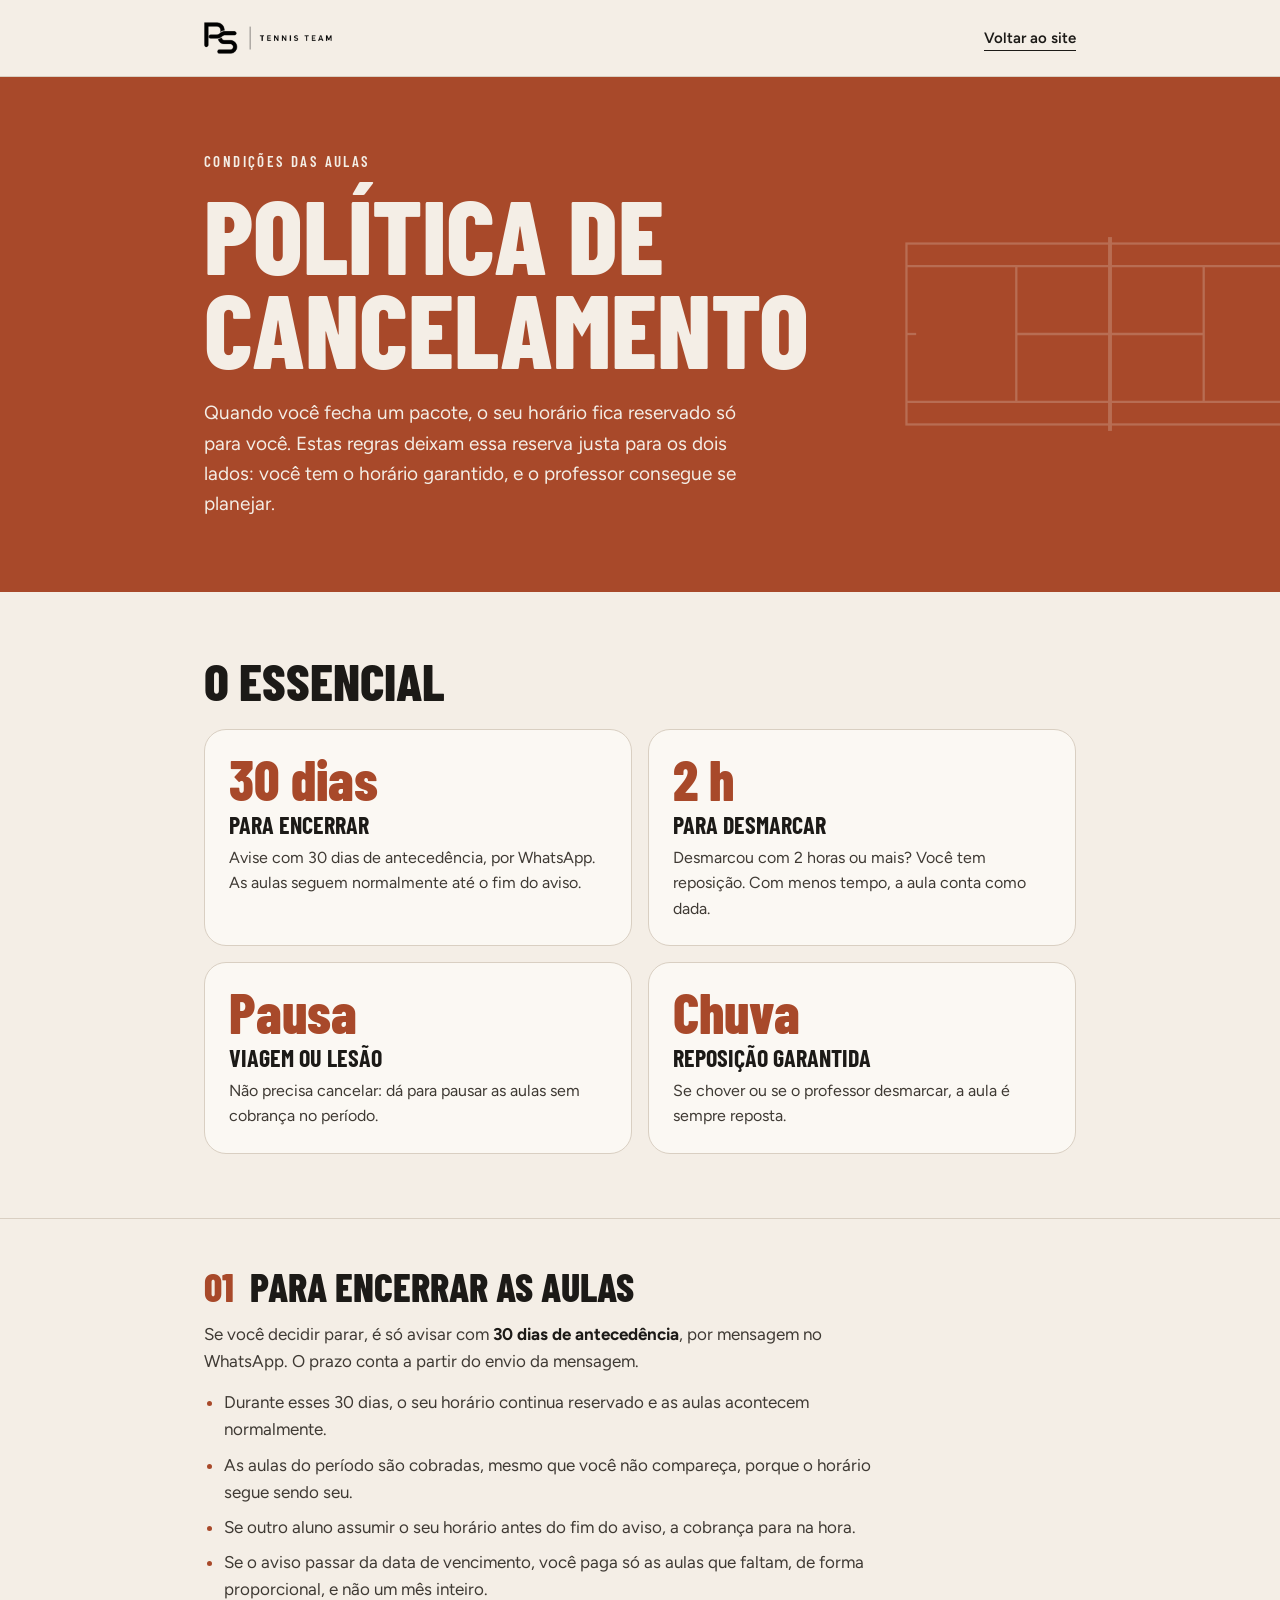
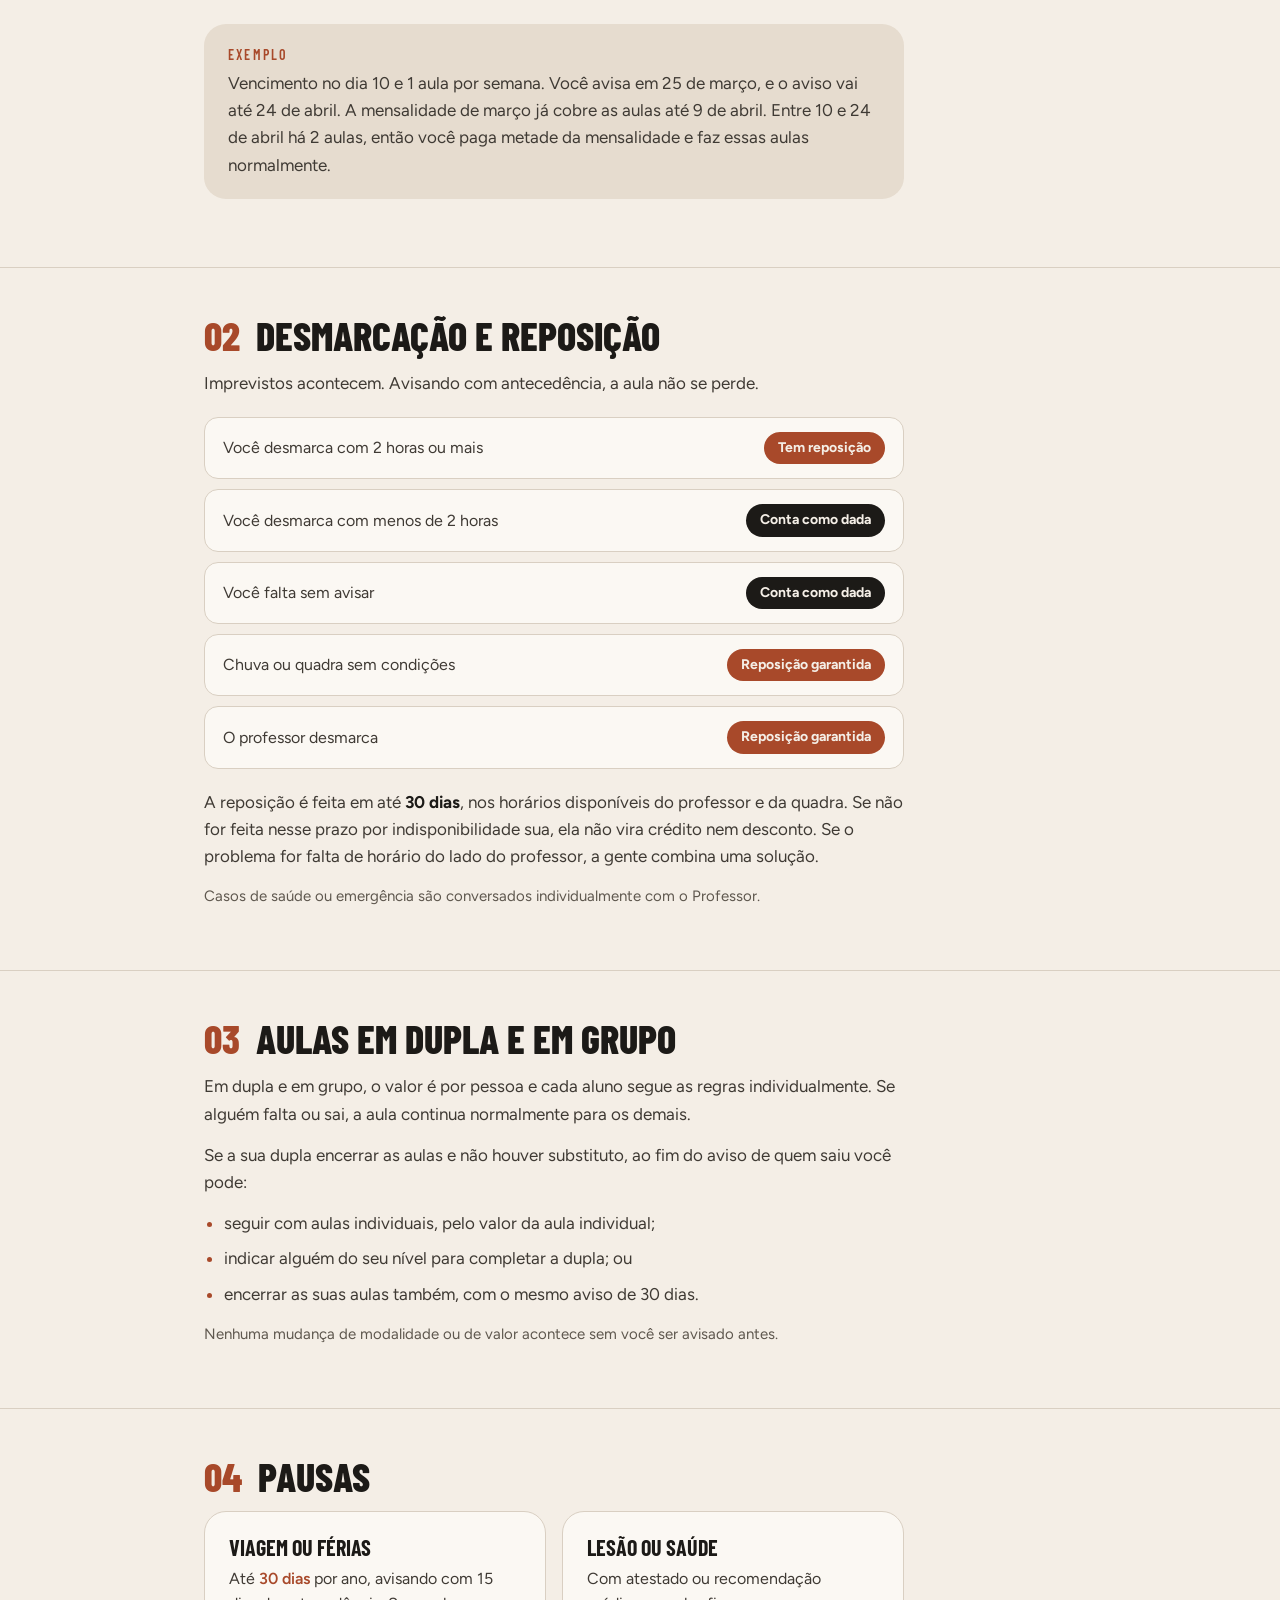
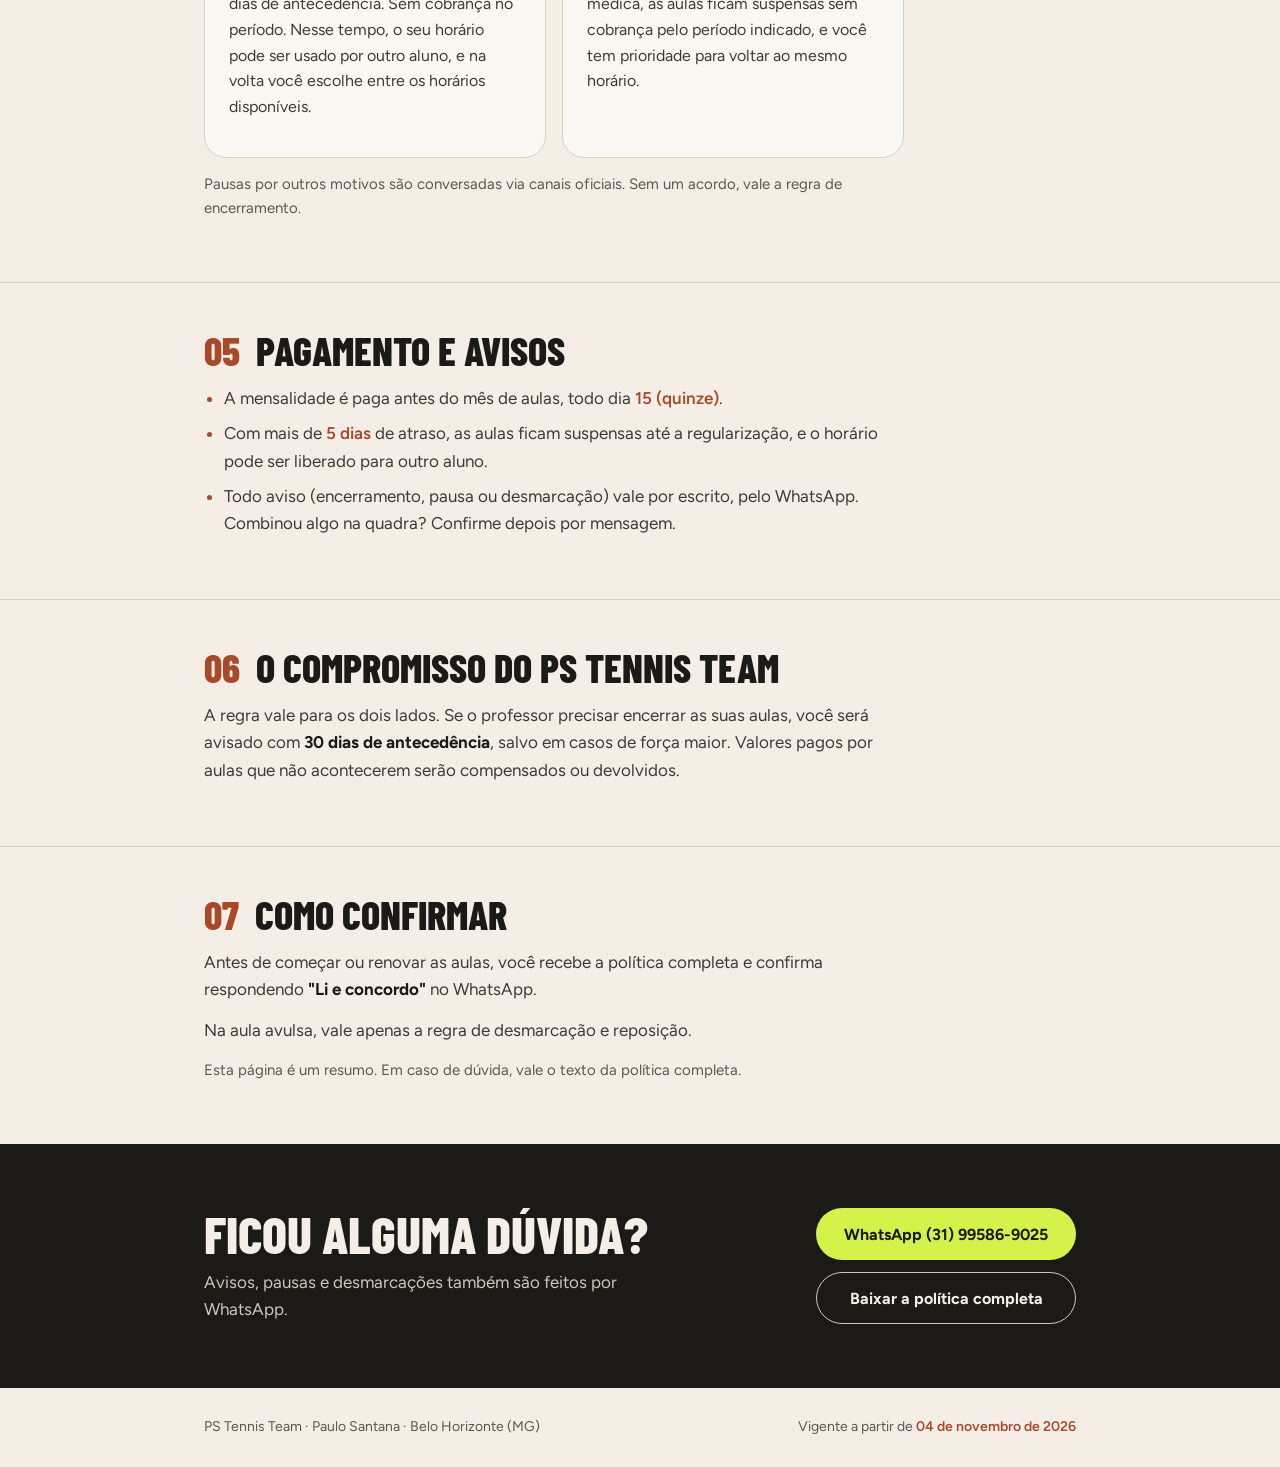
<file: politica-cancelamento-reposicao.html>
<!DOCTYPE html>
<html lang="pt-BR">
<head>
<meta charset="utf-8">
<!-- Consentimento (LGPD): começa negado; muda só depois do "Aceitar" na faixa -->
<script>
  window.dataLayer = window.dataLayer || [];
  function gtag(){dataLayer.push(arguments);}
  gtag('consent', 'default', {ad_storage: 'denied', ad_user_data: 'denied', ad_personalization: 'denied', analytics_storage: 'denied', wait_for_update: 500});
  gtag('set', 'ads_data_redaction', true);
  gtag('set', 'url_passthrough', true);
  try { if (localStorage.getItem('ps-consentimento') === 'aceito') gtag('consent', 'update', {ad_storage: 'granted', ad_user_data: 'granted', ad_personalization: 'granted', analytics_storage: 'granted'}); } catch (e) {}
</script>
<!-- Google tag (gtag.js) - código entregue pelo Google Ads -->
<script async src="https://www.googletagmanager.com/gtag/js?id=AW-18593472042"></script>
<script>
  window.dataLayer = window.dataLayer || [];
  function gtag(){dataLayer.push(arguments);}
  gtag('js', new Date());
  gtag('config', 'AW-18593472042');
</script>
<!-- Conversão do clique no WhatsApp e faixa de consentimento -->
<script src="js/tag-google.js"></script>
<meta name="viewport" content="width=device-width, initial-scale=1">
<title>Política de Cancelamento | PS Tennis Team</title>
<meta name="description" content="Como funcionam cancelamento, desmarcação, reposição e pausas nas aulas de tênis do PS Tennis Team, com o professor Paulo Santana, em Belo Horizonte.">
<link rel="canonical" href="https://www.pstennisteam.com/politica-cancelamento-reposicao.html">
<link rel="preconnect" href="https://fonts.googleapis.com">
<link rel="preconnect" href="https://fonts.gstatic.com" crossorigin>
<link href="https://fonts.googleapis.com/css2?family=Barlow+Condensed:wght@600;700;800&family=Figtree:wght@400;500;600;700&display=swap" rel="stylesheet">
<style>
  :root {
    --saibro: #A8492A;
    --lima: #D4F24A;
    --tinta: #1C1A17;
    --creme: #F4EEE6;
    --grafite: #2A2723;
    --papel: #FBF8F3;
    --areia: #E6DCCF;
    --linha: #D9CFC2;
    --texto-forte: #3F3A34;
    --texto-suave: #5E574E;
    --texto-escuro: #CFC6BA;
    --titulo: "Barlow Condensed", "Arial Narrow", sans-serif;
    --texto: "Figtree", system-ui, sans-serif;
  }
  * { box-sizing: border-box; }
  html { scroll-behavior: smooth; }
  @media (prefers-reduced-motion: reduce) { html { scroll-behavior: auto; } }
  body {
    margin: 0;
    background: var(--creme);
    color: var(--texto-forte);
    font-family: var(--texto);
    font-size: 17px;
    line-height: 1.6;
  }
  a { color: inherit; }
  .wrap { width: 100%; max-width: 920px; margin: 0 auto; padding: 0 24px; }

  /* Topo */
  .topo { border-bottom: 1px solid var(--linha); }
  .topo .wrap { display: flex; align-items: center; justify-content: space-between; height: 76px; }
  .topo img { display: block; height: 32px; width: auto; }
  .topo .voltar { font-weight: 600; font-size: 15px; text-decoration: none; color: var(--tinta); border-bottom: 1px solid var(--tinta); }

  /* Abertura em saibro */
  .abertura { background: var(--saibro); color: var(--creme); position: relative; overflow: hidden; }
  .abertura .wrap { position: relative; padding-top: 72px; padding-bottom: 72px; }
  .quadra { position: absolute; right: -40px; top: 50%; transform: translateY(-50%); width: 420px; max-width: 70%; opacity: .22; pointer-events: none; }
  .sobretitulo {
    font-family: var(--titulo); font-weight: 600; font-size: 15px;
    letter-spacing: .16em; text-transform: uppercase; margin: 0 0 14px;
  }
  h1 {
    font-family: var(--titulo); font-weight: 800; text-transform: uppercase;
    font-size: clamp(54px, 10vw, 104px); line-height: .9; margin: 0; color: var(--creme);
    max-width: 640px;
  }
  .abertura .lead { font-size: 19px; line-height: 1.6; max-width: 560px; margin: 24px 0 0; }

  /* Resumo rápido */
  .resumo { padding: 64px 0 24px; }
  h2 {
    font-family: var(--titulo); font-weight: 800; text-transform: uppercase;
    font-size: clamp(36px, 6vw, 52px); line-height: .95; color: var(--tinta); margin: 0 0 24px;
  }
  .cards { display: grid; grid-template-columns: repeat(2, minmax(0, 1fr)); gap: 16px; }
  .card {
    background: var(--papel); border: 1px solid var(--linha); border-radius: 22px; padding: 24px;
  }
  .card .num {
    font-family: var(--titulo); font-weight: 800; font-size: 56px; line-height: .9;
    color: var(--saibro); display: block; margin-bottom: 8px;
  }
  .card h3 {
    font-family: var(--titulo); font-weight: 700; font-size: 24px; text-transform: uppercase;
    line-height: 1; color: var(--tinta); margin: 0 0 8px;
  }
  .card p { margin: 0; font-size: 16px; }

  /* Seções */
  .secao { padding: 48px 0; border-top: 1px solid var(--linha); }
  .resumo + .secao { margin-top: 40px; }
  .secao .cab { display: flex; gap: 16px; align-items: baseline; margin-bottom: 16px; }
  .secao .cab .n { font-family: var(--titulo); font-weight: 800; font-size: 40px; line-height: .9; color: var(--saibro); }
  .secao .cab h2 { margin: 0; font-size: clamp(30px, 5vw, 40px); }
  .secao p { margin: 0 0 14px; max-width: 700px; }
  .secao ul { margin: 0 0 14px; padding-left: 20px; max-width: 700px; }
  .secao li { margin-bottom: 8px; }
  .secao li::marker { color: var(--saibro); }
  strong { color: var(--tinta); font-weight: 700; }
  .ph { color: var(--saibro); font-weight: 600; }

  .caixa {
    background: var(--areia); border-radius: 22px; padding: 20px 24px; margin: 20px 0; max-width: 700px;
  }
  .caixa .rot {
    display: block; font-family: var(--titulo); font-weight: 600; font-size: 14px;
    letter-spacing: .16em; text-transform: uppercase; color: var(--saibro); margin-bottom: 4px;
  }
  .caixa p:last-child { margin-bottom: 0; }

  /* Tabela de desmarcação */
  .regras { display: grid; gap: 10px; margin: 20px 0; max-width: 700px; }
  .regra {
    display: flex; justify-content: space-between; align-items: center; gap: 16px;
    background: var(--papel); border: 1px solid var(--linha); border-radius: 14px; padding: 14px 18px;
  }
  .regra span:first-child { font-size: 16px; }
  .pilula {
    flex-shrink: 0; border-radius: 999px; padding: 5px 14px; font-size: 14px; font-weight: 700; white-space: nowrap;
  }
  .pilula.sim { background: var(--saibro); color: var(--creme); }
  .pilula.nao { background: var(--tinta); color: var(--creme); }

  .duas { display: grid; grid-template-columns: repeat(2, minmax(0, 1fr)); gap: 16px; max-width: 700px; margin: 8px 0 14px; }
  .duas .card h3 { font-size: 22px; }

  .nota { font-size: 15px; color: var(--texto-suave); }

  /* Chamada final */
  .chamada { background: var(--tinta); color: var(--texto-escuro); }
  .chamada .wrap { padding-top: 64px; padding-bottom: 64px; display: flex; justify-content: space-between; align-items: center; gap: 32px; }
  .chamada h2 { color: var(--creme); margin-bottom: 10px; }
  .chamada p { margin: 0; max-width: 460px; }
  .botoes { display: flex; flex-direction: column; gap: 12px; align-items: stretch; flex-shrink: 0; }
  .botao {
    display: inline-flex; align-items: center; justify-content: center; gap: 10px;
    min-height: 52px; padding: 0 28px; border-radius: 999px;
    font-weight: 700; font-size: 16px; text-decoration: none;
  }
  .botao.lima { background: var(--lima); color: var(--tinta); }
  .botao.contorno { border: 1px solid var(--texto-escuro); color: var(--creme); }
  .botao:focus-visible { outline: 3px solid var(--lima); outline-offset: 3px; }

  .rodape { padding: 28px 0; font-size: 14px; color: var(--texto-suave); }
  .rodape .wrap { display: flex; justify-content: space-between; flex-wrap: wrap; gap: 8px; }

  @media (max-width: 720px) {
    body { font-size: 16px; }
    .abertura .wrap { padding-top: 52px; padding-bottom: 56px; }
    .quadra { right: -70px; top: 18px; transform: none; width: 230px; max-width: none; opacity: .16; }
    .cards, .duas { grid-template-columns: minmax(0, 1fr); }
    .regra { flex-direction: column; align-items: flex-start; gap: 8px; }
    .chamada .wrap { flex-direction: column; align-items: flex-start; }
    .botoes { width: 100%; }
    .topo .voltar { font-size: 14px; }
  }
</style>
</head>
<body>

<header class="topo">
  <div class="wrap">
    <!-- Se preferir, troque o src pelo caminho da logo que já está no site (ex.: img/logo-preta.png) -->
    <a href="/" aria-label="PS Tennis Team, voltar ao início"><img src="[data-uri]" alt="PS Tennis Team"></a>
    <a class="voltar" href="/">Voltar ao site</a>
  </div>
</header>

<section class="abertura">
  <svg class="quadra" viewBox="0 0 260 120" xmlns="http://www.w3.org/2000/svg" fill="none" stroke="#F4EEE6" stroke-width="1.4" aria-hidden="true">
    <rect x="4" y="4" width="252" height="112"/>
    <line x1="4" y1="18" x2="256" y2="18"/><line x1="4" y1="102" x2="256" y2="102"/>
    <line x1="72" y1="18" x2="72" y2="102"/><line x1="188" y1="18" x2="188" y2="102"/>
    <line x1="72" y1="60" x2="188" y2="60"/>
    <line x1="130" y1="0" x2="130" y2="120" stroke-width="2.4"/>
    <line x1="4" y1="60" x2="10" y2="60"/><line x1="250" y1="60" x2="256" y2="60"/>
  </svg>
  <div class="wrap">
    <p class="sobretitulo">Condições das aulas</p>
    <h1>Política de cancelamento</h1>
    <p class="lead">Quando você fecha um pacote, o seu horário fica reservado só para você. Estas regras deixam essa reserva justa para os dois lados: você tem o horário garantido, e o professor consegue se planejar.</p>
  </div>
</section>

<main>
  <section class="resumo" aria-labelledby="resumo-titulo">
    <div class="wrap">
      <h2 id="resumo-titulo">O essencial</h2>
      <div class="cards">
        <div class="card">
          <span class="num">30 dias</span>
          <h3>Para encerrar</h3>
          <p>Avise com 30 dias de antecedência, por WhatsApp. As aulas seguem normalmente até o fim do aviso.</p>
        </div>
        <div class="card">
          <span class="num">2 h</span>
          <h3>Para desmarcar</h3>
          <p>Desmarcou com 2 horas ou mais? Você tem reposição. Com menos tempo, a aula conta como dada.</p>
        </div>
        <div class="card">
          <span class="num">Pausa</span>
          <h3>Viagem ou lesão</h3>
          <p>Não precisa cancelar: dá para pausar as aulas sem cobrança no período.</p>
        </div>
        <div class="card">
          <span class="num">Chuva</span>
          <h3>Reposição garantida</h3>
          <p>Se chover ou se o professor desmarcar, a aula é sempre reposta.</p>
        </div>
      </div>
    </div>
  </section>

  <section class="secao" id="encerramento">
    <div class="wrap">
      <div class="cab"><span class="n">01</span><h2>Para encerrar as aulas</h2></div>
      <p>Se você decidir parar, é só avisar com <strong>30 dias de antecedência</strong>, por mensagem no WhatsApp. O prazo conta a partir do envio da mensagem.</p>
      <ul>
        <li>Durante esses 30 dias, o seu horário continua reservado e as aulas acontecem normalmente.</li>
        <li>As aulas do período são cobradas, mesmo que você não compareça, porque o horário segue sendo seu.</li>
        <li>Se outro aluno assumir o seu horário antes do fim do aviso, a cobrança para na hora.</li>
        <li>Se o aviso passar da data de vencimento, você paga só as aulas que faltam, de forma proporcional, e não um mês inteiro.</li>
      </ul>
      <div class="caixa">
        <span class="rot">Exemplo</span>
        <p>Vencimento no dia 10 e 1 aula por semana. Você avisa em 25 de março, e o aviso vai até 24 de abril. A mensalidade de março já cobre as aulas até 9 de abril. Entre 10 e 24 de abril há 2 aulas, então você paga metade da mensalidade e faz essas aulas normalmente.</p>
      </div>
    </div>
  </section>

  <section class="secao" id="desmarcacao">
    <div class="wrap">
      <div class="cab"><span class="n">02</span><h2>Desmarcação e reposição</h2></div>
      <p>Imprevistos acontecem. Avisando com antecedência, a aula não se perde.</p>
      <div class="regras">
        <div class="regra"><span>Você desmarca com 2 horas ou mais</span><span class="pilula sim">Tem reposição</span></div>
        <div class="regra"><span>Você desmarca com menos de 2 horas</span><span class="pilula nao">Conta como dada</span></div>
        <div class="regra"><span>Você falta sem avisar</span><span class="pilula nao">Conta como dada</span></div>
        <div class="regra"><span>Chuva ou quadra sem condições</span><span class="pilula sim">Reposição garantida</span></div>
        <div class="regra"><span>O professor desmarca</span><span class="pilula sim">Reposição garantida</span></div>
      </div>
      <p>A reposição é feita em até <strong>30 dias</strong>, nos horários disponíveis do professor e da quadra. Se não for feita nesse prazo por indisponibilidade sua, ela não vira crédito nem desconto. Se o problema for falta de horário do lado do professor, a gente combina uma solução.</p>
      <p class="nota">Casos de saúde ou emergência são conversados individualmente com o Professor.</p>
    </div>
  </section>

  <section class="secao" id="dupla-grupo">
    <div class="wrap">
      <div class="cab"><span class="n">03</span><h2>Aulas em dupla e em grupo</h2></div>
      <p>Em dupla e em grupo, o valor é por pessoa e cada aluno segue as regras individualmente. Se alguém falta ou sai, a aula continua normalmente para os demais.</p>
      <p>Se a sua dupla encerrar as aulas e não houver substituto, ao fim do aviso de quem saiu você pode:</p>
      <ul>
        <li>seguir com aulas individuais, pelo valor da aula individual;</li>
        <li>indicar alguém do seu nível para completar a dupla; ou</li>
        <li>encerrar as suas aulas também, com o mesmo aviso de 30 dias.</li>
      </ul>
      <p class="nota">Nenhuma mudança de modalidade ou de valor acontece sem você ser avisado antes.</p>
    </div>
  </section>

  <section class="secao" id="pausas">
    <div class="wrap">
      <div class="cab"><span class="n">04</span><h2>Pausas</h2></div>
      <div class="duas">
        <div class="card">
          <h3>Viagem ou férias</h3>
          <p>Até <span class="ph">30 dias</span> por ano, avisando com 15 dias de antecedência. Sem cobrança no período. Nesse tempo, o seu horário pode ser usado por outro aluno, e na volta você escolhe entre os horários disponíveis.</p>
        </div>
        <div class="card">
          <h3>Lesão ou saúde</h3>
          <p>Com atestado ou recomendação médica, as aulas ficam suspensas sem cobrança pelo período indicado, e você tem prioridade para voltar ao mesmo horário.</p>
        </div>
      </div>
      <p class="nota">Pausas por outros motivos são conversadas via canais oficiais. Sem um acordo, vale a regra de encerramento.</p>
    </div>
  </section>

  <section class="secao" id="pagamento">
    <div class="wrap">
      <div class="cab"><span class="n">05</span><h2>Pagamento e avisos</h2></div>
      <ul>
        <li>A mensalidade é paga antes do mês de aulas, todo dia <span class="ph">15 (quinze)</span>.</li>
        <li>Com mais de <span class="ph">5 dias</span> de atraso, as aulas ficam suspensas até a regularização, e o horário pode ser liberado para outro aluno.</li>
        <li>Todo aviso (encerramento, pausa ou desmarcação) vale por escrito, pelo WhatsApp. Combinou algo na quadra? Confirme depois por mensagem.</li>
      </ul>
    </div>
  </section>

  <section class="secao" id="compromisso">
    <div class="wrap">
      <div class="cab"><span class="n">06</span><h2>O compromisso do PS Tennis Team</h2></div>
      <p>A regra vale para os dois lados. Se o professor precisar encerrar as suas aulas, você será avisado com <strong>30 dias de antecedência</strong>, salvo em casos de força maior. Valores pagos por aulas que não acontecerem serão compensados ou devolvidos.</p>
    </div>
  </section>

  <section class="secao" id="aceite">
    <div class="wrap">
      <div class="cab"><span class="n">07</span><h2>Como confirmar</h2></div>
      <p>Antes de começar ou renovar as aulas, você recebe a política completa e confirma respondendo <strong>"Li e concordo"</strong> no WhatsApp.</p>
      <p>Na aula avulsa, vale apenas a regra de desmarcação e reposição.</p>
      <p class="nota">Esta página é um resumo. Em caso de dúvida, vale o texto da política completa.</p>
    </div>
  </section>
</main>

<section class="chamada" aria-labelledby="chamada-titulo">
  <div class="wrap">
    <div>
      <h2 id="chamada-titulo">Ficou alguma dúvida?</h2>
      <p>Avisos, pausas e desmarcações também são feitos por WhatsApp.</p>
    </div>
    <div class="botoes">
      <a class="botao lima" href="https://wa.me/5531995869025">WhatsApp (31) 99586-9025</a>
      <!-- Suba o PDF da política completa no repositório com este nome, ou ajuste o link -->
      <a class="botao contorno" href="Politica_de_Cancelamento_PS_Tennis_Team.pdf" download>Baixar a política completa</a>
    </div>
  </div>
</section>

<footer class="rodape">
  <div class="wrap">
    <span>PS Tennis Team · Paulo Santana · Belo Horizonte (MG)</span>
    <span>Vigente a partir de <span class="ph">04 de novembro de 2026</span></span>
  </div>
</footer>

</body>
</html>
</file>
<file: css/style.css>
/* =========================================================
   pstennisteam | Folha de estilos
   Estrutura:
   1. Variáveis (cores, fontes, espaçamentos)
   2. Base
   3. Componentes reutilizáveis (botões, chips, títulos)
   4. Seções, na ordem da página
   5. Responsivo
   6. Movimento reduzido
   ========================================================= */

/* ---------- 1. Variáveis ---------- */
:root {
  /* Cor principal (saibro). Alternativas testadas no mockup:
     azul quadra dura #1F4E8C | verde #2F6B4F */
  --accent: #A8492A;

  --ink: #1C1A17;          /* texto e fundos escuros */
  --ink-2: #2A2723;        /* cartões sobre fundo escuro */
  --ink-line: #3A3631;     /* divisórias sobre fundo escuro */
  --cream: #F4EEE6;        /* fundo principal */
  --paper: #FBF8F3;        /* fundo de seções alternadas */
  --white: #FFFFFF;
  --sand: #E6DCCF;         /* placeholders e divisórias suaves */
  --line: #D9CFC2;         /* bordas */
  --text-2: #3F3A34;       /* texto secundário forte */
  --muted: #5E574E;        /* texto secundário */
  --on-dark: #CFC6BA;      /* texto secundário sobre escuro */
  --on-dark-2: #B8AFA3;
  --ball: #D4F24A;         /* amarelo da bola: só em ações */
  --pill-border: #7A7268;

  --font-display: "Barlow Condensed", "Arial Narrow", sans-serif;
  --font-body: "Figtree", "Helvetica Neue", Arial, sans-serif;

  --container: 1200px;
  --gutter: clamp(20px, 6vw, 120px);
  --section-y: clamp(64px, 9vw, 112px);
  --header-h: 88px;
  --radius-lg: 26px;
  --radius: 22px;
  --radius-sm: 14px;
}

/* ---------- 2. Base ---------- */
*,
*::before,
*::after { box-sizing: border-box; }

html {
  scroll-behavior: smooth;
  scroll-padding-top: var(--header-h);
  -webkit-text-size-adjust: 100%;
}

body {
  margin: 0;
  font-family: var(--font-body);
  font-size: 17px;
  line-height: 1.55;
  color: var(--ink);
  background: var(--cream);
  -webkit-font-smoothing: antialiased;
}

body.menu-open { overflow: hidden; }

img, video, iframe { display: block; max-width: 100%; }

h1, h2, h3, p, ul, ol, figure, blockquote { margin: 0; }
ul, ol { padding: 0; list-style: none; }

a { color: inherit; }

button { font: inherit; color: inherit; }

:focus-visible {
  outline: 3px solid var(--ball);
  outline-offset: 3px;
  border-radius: 6px;
}
.section:not(.section--ink) :focus-visible,
.site-header :focus-visible {
  outline-color: var(--accent);
}

.container {
  width: 100%;
  max-width: calc(var(--container) + var(--gutter) * 2);
  margin-inline: auto;
  padding-inline: var(--gutter);
}

.visually-hidden {
  position: absolute !important;
  width: 1px; height: 1px;
  padding: 0; margin: -1px;
  overflow: hidden; clip: rect(0 0 0 0);
  white-space: nowrap; border: 0;
}

.skip-link {
  position: absolute;
  left: 16px; top: -60px;
  z-index: 100;
  padding: 12px 18px;
  border-radius: 999px;
  background: var(--ink);
  color: var(--ball);
  font-weight: 700;
  text-decoration: none;
}
.skip-link:focus { top: 12px; }

.icon { flex-shrink: 0; }

/* ---------- 3. Componentes ---------- */

/* Botões */
.btn {
  display: inline-flex;
  align-items: center;
  justify-content: center;
  gap: 10px;
  min-height: 48px;
  padding: 0 22px;
  border: 0;
  border-radius: 999px;
  font-family: var(--font-body);
  font-size: 15px;
  font-weight: 700;
  line-height: 1.2;
  text-decoration: none;
  cursor: pointer;
  transition: transform .15s ease, filter .15s ease;
}
.btn:hover { filter: brightness(1.06); }
.btn:active { transform: translateY(1px); }
.btn--lg { min-height: 56px; padding: 0 28px; font-size: 17px; }
.btn--xl { min-height: 64px; padding: 0 34px; font-size: 19px; }
.btn--ball { background: var(--ball); color: var(--ink); }
.btn--ink  { background: var(--ink);  color: var(--ball); }
.btn--block { display: flex; width: 100%; min-height: 60px; font-size: 18px; }

/* Links de texto */
.link-light,
.link-dark {
  font-weight: 700;
  text-underline-offset: 6px;
  text-decoration-thickness: 2px;
}
.link-light { color: var(--cream); font-size: 18px; }
.link-dark  { color: var(--ink); font-size: 17px; flex-shrink: 0; }

/* Etiquetas */
.chip {
  display: inline-block;
  align-self: flex-start;
  padding: 7px 14px;
  border-radius: 999px;
  font-size: 13px;
  font-weight: 700;
  letter-spacing: .04em;
  line-height: 1.2;
}
.chip--accent { background: var(--accent); color: var(--cream); }
.chip--ball   { background: var(--ball);   color: var(--ink); }
.chip--ink    { background: var(--ink);    color: var(--cream); }
.program--accent .chip--ink { color: var(--ball); }

/* Títulos de seção */
.eyebrow {
  font-family: var(--font-display);
  font-weight: 600;
  font-size: 18px;
  letter-spacing: .16em;
  text-transform: uppercase;
  color: var(--accent);
}
.eyebrow--light { color: var(--cream); }
.eyebrow--ball  { color: var(--ball); }

.section-title {
  font-family: var(--font-display);
  font-weight: 800;
  font-size: clamp(44px, 6vw, 68px);
  line-height: .95;
  text-transform: uppercase;
  text-wrap: balance;
}
.section-title--light { color: var(--cream); }

.body-lg {
  font-size: 19px;
  line-height: 1.6;
  color: var(--text-2);
  max-width: 62ch;
}

.section { padding-block: var(--section-y); }
.section--paper { background: var(--paper); }
.section--ink { background: var(--ink); color: var(--cream); }

.section-head {
  display: flex;
  flex-direction: column;
  gap: 18px;
  margin-bottom: 56px;
}
.section-head--split {
  flex-direction: row;
  justify-content: space-between;
  align-items: flex-end;
  gap: 48px;
}
.section-head--split > div { display: flex; flex-direction: column; gap: 18px; }
.section-head--narrow { max-width: 900px; }

/* Selos de mídia (placeholders) */
.media-label {
  position: absolute;
  left: 24px; bottom: 24px;
  padding: 10px 16px;
  border-radius: 999px;
  background: rgba(28, 26, 23, .78);
  color: var(--cream);
  font-size: 14px;
  font-weight: 600;
}
.media-label--plain { background: none; padding: 0; left: 20px; bottom: 20px; color: var(--on-dark); }

.play-badge {
  display: flex;
  align-items: center;
  justify-content: center;
  width: 88px; height: 88px;
  border-radius: 50%;
  background: var(--ball);
  color: var(--ink);
}
.play-badge--sm { width: 72px; height: 72px; }

/* ---------- 4. Seções ---------- */

/* Cabeçalho */
.site-header {
  position: sticky;
  top: 0;
  z-index: 50;
  background: var(--cream);
  border-bottom: 1px solid var(--line);
}
.site-header__inner {
  height: var(--header-h);
  display: flex;
  align-items: center;
  justify-content: space-between;
  gap: 24px;
}

.brand {
  display: flex;
  flex-direction: column;
  text-decoration: none;
  color: var(--ink);
}
.brand { align-items: center; }
.brand__logo { display: block; height: 48px; width: auto; }

.brand__name {
  font-family: var(--font-display);
  font-weight: 800;
  font-size: 30px;
  line-height: 1;
  letter-spacing: .02em;
  text-transform: uppercase;
}
.brand__name--light { color: var(--cream); }
.brand__tag {
  margin-top: 4px;
  font-size: 13px;
  font-weight: 600;
  letter-spacing: .16em;
  text-transform: uppercase;
  color: var(--muted);
}

.main-nav {
  display: flex;
  align-items: center;
  gap: 36px;
}
.main-nav__list {
  display: flex;
  align-items: center;
  gap: 32px;
}
.main-nav__list a {
  position: relative;
  display: inline-block;
  padding: 8px 0;
  font-size: 16px;
  font-weight: 600;
  text-decoration: none;
}
/* Sublinhado da seção visível no momento (controlado pelo JS) */
.main-nav__list a::after {
  content: "";
  position: absolute;
  left: 0; right: 0; bottom: 2px;
  height: 2px;
  background: var(--accent);
  transform: scaleX(0);
  transform-origin: left;
  transition: transform .25s ease;
}
.main-nav__list a:hover::after,
.main-nav__list a.is-active::after { transform: scaleX(1); }

.menu-toggle {
  display: none;
  width: 48px; height: 48px;
  border-radius: 50%;
  border: 1px solid var(--line);
  background: transparent;
  align-items: center;
  justify-content: center;
  cursor: pointer;
}
.menu-toggle line { transition: transform .25s ease, opacity .2s ease; transform-origin: 12px 12px; }
.menu-toggle[aria-expanded="true"] .menu-toggle__l1 { transform: translateY(5px) rotate(45deg); }
.menu-toggle[aria-expanded="true"] .menu-toggle__l2 { opacity: 0; }
.menu-toggle[aria-expanded="true"] .menu-toggle__l3 { transform: translate(-1px, -5px) rotate(-45deg) scaleX(1.6); }

/* Itens de grade podem encolher (evita que tabelas e mapas alarguem a página) */
.hero__inner > *, .about > *, .quiz > *, .where > *, .faq > *, .programs > *, .plans > *, .tips > * { min-width: 0; }

/* Hero */
.hero {
  background: var(--accent);
  padding-block: 80px 112px;
}
.hero__inner {
  display: grid;
  grid-template-columns: minmax(0, 1fr) 500px;
  align-items: center;
  gap: 80px;
}
.hero__text { display: flex; flex-direction: column; gap: 28px; }
.hero__title {
  font-family: var(--font-display);
  font-weight: 800;
  font-size: clamp(60px, 8.4vw, 112px);
  line-height: .9;
  text-transform: uppercase;
  color: var(--cream);
  text-wrap: balance;
}
.hero__lead {
  max-width: 560px;
  font-size: clamp(17px, 1.6vw, 21px);
  line-height: 1.55;
  color: var(--cream);
}
.hero__actions {
  display: flex;
  flex-wrap: wrap;
  align-items: center;
  gap: 20px 28px;
  margin-top: 8px;
}

.hero__media { position: relative; }
.hero__court,
.hero__placeholder,
.hero__video {
  position: relative;
  width: 100%;
  height: 600px;
  border-radius: 28px;
  overflow: hidden;
  object-fit: cover;
}
.hero__court,
.hero__placeholder {
  background: rgba(0, 0, 0, .22);
  display: flex;
  align-items: center;
  justify-content: center;
}
.hero__placeholder .play-badge {
  position: absolute;
  left: 50%; top: 50%;
  transform: translate(-50%, -50%);
}

.court { stroke: var(--cream); stroke-opacity: .55; stroke-width: 3; }
.court__net { stroke-width: 5; stroke-opacity: .85; }
.court__ball { fill: var(--ball); stroke: none; }
.court__dot { fill: var(--cream); stroke: none; }
.court__shadow { fill: var(--ink); stroke: none; }
.court__bounce { fill: none; stroke: var(--ball); stroke-width: 2.5; stroke-opacity: 1; }
.court--vertical { height: 612px; width: auto; }
.court--horizontal { display: none; width: 90%; height: auto; stroke-width: 4; }

/* Credenciais */
.credentials { background: var(--ink); padding-block: 40px; }
.credentials__inner {
  display: grid;
  grid-template-columns: repeat(3, minmax(0, 1fr));
  gap: 32px;
}
.credential { display: flex; flex-direction: column; align-items: center; gap: 4px; text-align: center; }
.credential__value {
  font-family: var(--font-display);
  font-weight: 800;
  font-size: 40px;
  line-height: 1;
  color: var(--ball);
}
.credential__label { font-size: 15px; color: var(--on-dark); }

/* Sobre */
.about {
  display: grid;
  grid-template-columns: 500px minmax(0, 1fr);
  align-items: center;
  gap: 96px;
}
.photo-placeholder {
  display: flex;
  flex-direction: column;
  align-items: center;
  justify-content: center;
  gap: 14px;
  padding: 24px;
  text-align: center;
  border-radius: 28px;
  background: var(--sand);
  color: var(--muted);
  font-weight: 600;
}
.about__photo {
  height: 600px;
  border-radius: 28px;
  overflow: hidden;
  background: var(--sand);
}
.about__photo img {
  width: 100%;
  height: 100%;
  object-fit: cover;
  object-position: 50% 40%;
  transition: transform 1.6s cubic-bezier(.25, .1, .25, 1);
}
/* Ao passar o mouse, só a foto se aproxima; a moldura fica parada */
.about__photo:hover img { transform: scale(1.04); }
.about__text { display: flex; flex-direction: column; gap: 24px; }
.about__text strong { color: var(--ink); }

.method { margin-top: 12px; border-bottom: 1px solid var(--line); }
.method__item {
  display: flex;
  gap: 24px;
  padding: 20px 0;
  border-top: 1px solid var(--line);
}
.method__num {
  width: 40px;
  flex-shrink: 0;
  font-family: var(--font-display);
  font-weight: 800;
  font-size: 28px;
  line-height: 1.1;
  color: var(--accent);
}
.method__title { font-size: 19px; font-weight: 700; }
.method__text { font-size: 16px; color: var(--muted); }

/* Avaliação e classes */
.eval {
  display: grid;
  grid-template-columns: minmax(0, 1.1fr) minmax(0, .9fr);
  gap: 80px;
  align-items: start;
}
.eval__text { display: flex; flex-direction: column; gap: 24px; }
.eval__lead { font-size: 19px; line-height: 1.6; color: var(--on-dark); max-width: 58ch; }
.eval__skills { display: flex; flex-wrap: wrap; gap: 8px; }
.eval__skills li {
  padding: 7px 14px;
  border-radius: 999px;
  border: 1.5px solid var(--pill-border);
  font-size: 14px;
  font-weight: 600;
  line-height: 1.2;
  color: var(--cream);
}
.eval__subtitle {
  margin-top: 16px;
  font-family: var(--font-display);
  font-weight: 800;
  font-size: 30px;
  line-height: 1;
  text-transform: uppercase;
  color: var(--cream);
}
.eval__report { counter-reset: relatorio; border-top: 1px solid var(--ink-line); }
.eval__report li {
  counter-increment: relatorio;
  display: grid;
  grid-template-columns: 48px minmax(0, 1fr);
  column-gap: 16px;
  row-gap: 2px;
  padding: 16px 0;
  border-bottom: 1px solid var(--ink-line);
}
.eval__report li::before {
  content: counter(relatorio, decimal-leading-zero);
  grid-row: span 2;
  font-family: var(--font-display);
  font-weight: 800;
  font-size: 30px;
  line-height: 1;
  color: var(--ball);
}
.eval__report strong { font-size: 17px; font-weight: 700; color: var(--cream); }
.eval__report span { font-size: 15px; line-height: 1.5; color: var(--on-dark); }

.eval__ladder {
  position: sticky;
  top: calc(var(--header-h) + 32px);
  display: flex;
  flex-direction: column;
  gap: 24px;
  padding: 36px 32px;
  border-radius: var(--radius-lg);
  background: var(--ink-2);
}
.eval__ladder-title {
  font-family: var(--font-display);
  font-weight: 800;
  font-size: clamp(36px, 4vw, 46px);
  line-height: .95;
  text-transform: uppercase;
  color: var(--cream);
}
.ladder {
  display: grid;
  grid-template-columns: repeat(6, minmax(0, 1fr));
  gap: 8px;
  height: 280px;
  padding-top: 28px;
}
.ladder__step {
  display: flex;
  flex-direction: column;
  justify-content: flex-end;
  gap: 8px;
  min-width: 0;
}
.ladder__bar {
  position: relative;
  display: flex;
  justify-content: center;
  padding-top: 10px;
  height: calc(var(--h) * 13%);
  min-height: 46px;
  border-radius: 12px 12px 4px 4px;
  background: var(--ink-line);
  font-family: var(--font-display);
  font-weight: 800;
  font-size: 24px;
  line-height: 1;
  color: var(--cream);
}
.ladder__step--top .ladder__bar { background: var(--accent); }
/* A bola em cima do último degrau marca o objetivo */
.ladder__step--top .ladder__bar::after {
  content: "";
  position: absolute;
  top: -26px;
  left: 50%;
  width: 18px;
  height: 18px;
  margin-left: -9px;
  border-radius: 50%;
  background: var(--ball);
}
.ladder__itn {
  font-size: 12px;
  font-weight: 600;
  line-height: 1.3;
  text-align: center;
  color: var(--on-dark-2);
}
.eval__ladder-text { font-size: 16px; line-height: 1.55; color: var(--on-dark); }
.eval__ref {
  padding-top: 16px;
  border-top: 1px solid var(--ink-line);
  font-size: 13px;
  line-height: 1.5;
  color: var(--on-dark-2);
}

/* Aulas regulares: cards que viram */
.plans {
  display: grid;
  grid-template-columns: repeat(4, minmax(0, 1fr));
  gap: 24px;
}
.plan {
  position: relative;
  display: block;
  width: 100%;
  height: 440px;
  padding: 0;
  border: 0;
  border-radius: var(--radius);
  background: transparent;
  text-align: left;
  cursor: pointer;
  perspective: 1400px;
}
.plan__inner {
  position: absolute;
  inset: 0;
  display: block;
  transform-style: preserve-3d;
  transition: transform .6s ease;
}
.plan.is-flipped .plan__inner { transform: rotateY(180deg); }

.plan__face {
  position: absolute;
  inset: 0;
  display: flex;
  flex-direction: column;
  gap: 14px;
  padding: 30px;
  border-radius: var(--radius);
  -webkit-backface-visibility: hidden;
  backface-visibility: hidden;
}
.plan__face--front {
  background: var(--white);
  border: 1px solid var(--line);
  color: var(--ink);
}
.plan__face--back {
  background: var(--ink);
  color: var(--cream);
  transform: rotateY(180deg);
}
.plan:hover .plan__face--front { border-color: var(--accent); }

.plan__top { display: flex; justify-content: space-between; align-items: center; gap: 8px; }
.plan__where { font-size: 13px; font-weight: 600; color: var(--muted); text-align: right; }
.plan__face--back .plan__where { color: var(--on-dark); }
.plan__title {
  margin-top: 6px;
  font-family: var(--font-display);
  font-weight: 700;
  font-size: 34px;
  line-height: 1;
  text-transform: uppercase;
}
.plan__desc { font-size: 16px; line-height: 1.55; color: var(--muted); }
.plan__face--back .plan__desc { color: var(--on-dark); }
.plan__spacer { flex-grow: 1; }
.plan__meta { font-size: 14px; font-weight: 600; color: var(--text-2); }
.plan__face--back .plan__meta { color: var(--sand); }
.plan__pricing {
  display: flex;
  align-items: baseline;
  flex-wrap: wrap;
  gap: 4px 8px;
  padding-top: 14px;
  border-top: 1px solid var(--sand);
}
.plan__face--back .plan__pricing { border-top-color: var(--ink-line); }
.plan__price {
  font-family: var(--font-display);
  font-weight: 800;
  font-size: 34px;
  line-height: 1;
}
.plan__face--back .plan__price { color: var(--ball); }
.plan__price--consult { font-size: 28px; }
.plan__unit { font-size: 14px; color: var(--muted); }
.plan__face--back .plan__unit { color: var(--on-dark); }
.plan__flip {
  display: flex;
  align-items: center;
  gap: 8px;
  font-size: 14px;
  font-weight: 700;
}

/* Avisos abaixo dos cards */
.plan-notes {
  display: grid;
  grid-template-columns: repeat(4, minmax(0, 1fr));
  gap: 32px;
  margin-top: 32px;
  padding-top: 24px;
  border-top: 1px solid var(--line);
}
.plan-note { display: flex; align-items: flex-start; gap: 12px; }
.plan-note .icon { margin-top: 2px; color: var(--accent); }
.plan-note__title { font-size: 16px; font-weight: 700; }
.plan-note__text { font-size: 15px; line-height: 1.5; color: var(--muted); }

/* Programas adicionais */
.programs {
  display: grid;
  grid-template-columns: repeat(2, minmax(0, 1fr));
  gap: 24px;
}
.program {
  display: flex;
  flex-direction: column;
  gap: 18px;
  padding: 44px;
  border-radius: var(--radius-lg);
  color: var(--cream);
}
.program--ink { background: var(--ink); }
.program--accent { background: var(--accent); }
.program__title {
  font-family: var(--font-display);
  font-weight: 800;
  font-size: clamp(40px, 4.4vw, 52px);
  line-height: .95;
  text-transform: uppercase;
}
.program__text { font-size: 17px; line-height: 1.6; }
.program--ink .program__text { color: var(--on-dark); }
.program__list { display: flex; flex-direction: column; gap: 10px; font-size: 16px; }
.program__list li { display: flex; gap: 12px; }
.program__list li::before { content: "·"; font-weight: 800; }
.program--ink .program__list li::before { color: var(--ball); }
.program__foot {
  margin-top: auto;
  padding-top: 22px;
  border-top: 1px solid rgba(244, 238, 230, .35);
}
.program--ink .program__foot { border-top-color: var(--ink-line); }
.program__price { display: flex; flex-direction: column; gap: 2px; }
.program__value {
  font-family: var(--font-display);
  font-weight: 800;
  font-size: 34px;
  line-height: 1;
}
.program--ink .program__value { color: var(--ball); }
.program__unit { font-size: 14px; }
.program--ink .program__unit { color: var(--on-dark); }

/* Teste */
.quiz {
  display: grid;
  grid-template-columns: 400px minmax(0, 1fr);
  gap: 96px;
  align-items: start;
}
.quiz__intro {
  display: flex;
  flex-direction: column;
  gap: 22px;
  position: sticky;
  top: calc(var(--header-h) + 32px);
}
.quiz__lead { font-size: 18px; line-height: 1.6; color: var(--on-dark); }
.quiz__progress { font-size: 15px; font-weight: 700; color: var(--ball); }
.quiz__body { display: flex; flex-direction: column; gap: 34px; }
.quiz__questions { display: flex; flex-direction: column; gap: 34px; }

.question { border: 0; margin: 0; padding: 0; min-width: 0; }
.question legend {
  padding: 0;
  margin-bottom: 14px;
  font-size: 19px;
  font-weight: 700;
  color: var(--cream);
}
.question__hint { font-weight: 500; color: var(--on-dark-2); }
.question__options { display: flex; flex-wrap: wrap; gap: 12px; }
.question--new { animation: question-in .35s ease both; }
@keyframes question-in {
  from { opacity: 0; transform: translateY(-6px); }
  to   { opacity: 1; transform: none; }
}

.pill {
  min-height: 52px;
  padding: 0 24px;
  border-radius: 999px;
  border: 1.5px solid var(--pill-border);
  background: transparent;
  color: var(--cream);
  font-size: 17px;
  font-weight: 600;
  cursor: pointer;
  transition: background-color .15s ease, border-color .15s ease, color .15s ease;
}
.pill:hover { border-color: var(--cream); }
.pill[aria-pressed="true"] {
  background: var(--ball);
  border-color: var(--ball);
  color: var(--ink);
}

.quiz__empty { font-size: 16px; color: var(--on-dark-2); }

.result {
  display: flex;
  flex-direction: column;
  gap: 22px;
  padding: 34px 36px;
  border-radius: var(--radius);
  background: var(--ink-2);
  border: 1.5px solid var(--ball);
}
.result[hidden] { display: none; }
.result__head {
  display: flex;
  justify-content: space-between;
  align-items: flex-start;
  gap: 32px;
}
.result__head .btn { flex-shrink: 0; }
.result__text { display: flex; flex-direction: column; gap: 8px; }
.result__kicker {
  font-size: 14px;
  font-weight: 700;
  letter-spacing: .12em;
  text-transform: uppercase;
  color: var(--ball);
}
.result__title {
  font-family: var(--font-display);
  font-weight: 800;
  font-size: 44px;
  line-height: 1;
  text-transform: uppercase;
}
.result__for { font-size: 17px; font-weight: 700; }
.result__desc { font-size: 17px; color: var(--on-dark); }
.result__extra {
  align-self: flex-start;
  display: inline-flex;
  align-items: center;
  gap: 10px;
  padding: 10px 16px;
  border-radius: 12px;
  border: 1px solid var(--pill-border);
  color: var(--cream);
  font-size: 15px;
  font-weight: 600;
  text-decoration: none;
}
.result__extra[hidden] { display: none; }
.result__extra:hover { border-color: var(--ball); }
.result__extra > span:first-child { color: var(--ball); font-weight: 800; }
.result__message {
  display: flex;
  flex-direction: column;
  gap: 8px;
  padding: 18px 20px;
  border-radius: var(--radius-sm);
  background: var(--ink);
}
.result__message-label {
  font-size: 13px;
  font-weight: 700;
  letter-spacing: .12em;
  text-transform: uppercase;
  color: var(--on-dark-2);
}
.result__message-text { font-size: 16px; line-height: 1.55; }
.result__reset {
  align-self: flex-start;
  padding: 8px 0;
  border: 0;
  background: none;
  color: var(--on-dark);
  font-size: 15px;
  font-weight: 600;
  text-decoration: underline;
  text-underline-offset: 5px;
  cursor: pointer;
}
.result__reset:hover { color: var(--cream); }

/* Onde e quando */
.where {
  display: grid;
  grid-template-columns: 580px minmax(0, 1fr);
  gap: 56px;
}
.where__map {
  height: 440px;
  border-radius: 24px;
  overflow: hidden;
  background: var(--sand);
}
.where__map iframe { width: 100%; height: 100%; border: 0; }
.where__info { display: flex; flex-direction: column; gap: 28px; }

.places { border-bottom: 1px solid var(--line); }
.place {
  display: flex;
  gap: 16px;
  padding: 18px 0;
  border-top: 1px solid var(--line);
}
.place__mark {
  width: 28px;
  flex-shrink: 0;
  font-family: var(--font-display);
  font-weight: 800;
  font-size: 22px;
  color: var(--accent);
}
.place__name { font-size: 18px; font-weight: 700; }
.place__detail { font-size: 15px; color: var(--muted); }
.place__link {
  display: inline-block;
  margin-top: 6px;
  font-size: 15px;
  font-weight: 700;
  text-underline-offset: 4px;
}

.schedule { display: flex; flex-direction: column; gap: 14px; }
.schedule__head { display: flex; justify-content: space-between; align-items: center; gap: 16px; flex-wrap: wrap; }
.schedule__title { font-size: 18px; font-weight: 700; }
.schedule__legend { display: flex; gap: 18px; font-size: 14px; color: var(--muted); }
.schedule__legend > span { display: flex; align-items: center; gap: 8px; }
.schedule__scroll {
  position: relative;
  overflow-x: auto;
  border-radius: 16px;
  border: 1px solid var(--line);
  background: var(--paper);
}
.schedule__table { width: 100%; min-width: 340px; border-collapse: collapse; }
.schedule__table th,
.schedule__table td { position: relative; padding: 14px 6px; text-align: center; font-size: 14px; }
.schedule__table thead th { font-weight: 700; color: var(--text-2); }
.schedule__table tbody th {
  padding-left: 18px;
  text-align: left;
  font-weight: 600;
  color: var(--text-2);
}
.schedule__table tbody tr { border-top: 1px solid var(--sand); }
.dot {
  display: inline-block;
  width: 16px; height: 16px;
  border-radius: 50%;
  border: 2px solid #A69B8D;
  vertical-align: middle;
}
.schedule__legend .dot { width: 14px; height: 14px; }
.dot--free { background: var(--accent); border-color: var(--accent); }

/* Depoimentos */
.testimonials {
  display: grid;
  grid-template-columns: repeat(3, minmax(0, 1fr));
  gap: 32px;
}
.testimonial { display: flex; flex-direction: column; gap: 18px; }
.video-placeholder,
.testimonial video {
  position: relative;
  width: 100%;
  aspect-ratio: 4 / 5;
  border-radius: var(--radius);
  background: var(--ink-2);
  object-fit: cover;
}
.video-placeholder { display: flex; align-items: center; justify-content: center; }
.testimonial__quote { font-size: 19px; line-height: 1.5; font-weight: 500; }
.testimonial__who { font-size: 15px; font-weight: 600; color: var(--muted); }

/* Dicas */
.tips {
  display: grid;
  grid-template-columns: repeat(4, minmax(0, 1fr));
  gap: 24px;
}
.tip {
  display: flex;
  flex-direction: column;
  gap: 14px;
  text-decoration: none;
  color: var(--ink);
}
.tip__thumb {
  display: flex;
  align-items: flex-end;
  aspect-ratio: 1;
  padding: 18px;
  border-radius: 20px;
  overflow: hidden;
  position: relative;
}
.tip__thumb img { position: absolute; inset: 0; width: 100%; height: 100%; object-fit: cover; }
.tip__thumb .chip { position: relative; }
.tip__thumb--accent { background: var(--accent); }
.tip__thumb--ink { background: var(--ink-2); }
.tip__thumb--sand { background: var(--sand); }
.tip__title { font-size: 17px; font-weight: 700; line-height: 1.35; }
.tip:hover .tip__title { text-decoration: underline; text-underline-offset: 4px; }

/* Perguntas frequentes */
.faq {
  display: grid;
  grid-template-columns: 420px minmax(0, 1fr);
  gap: 96px;
  align-items: start;
}
.faq__intro { display: flex; flex-direction: column; gap: 18px; }
.faq__list { border-bottom: 1px solid var(--line); }
.faq__item { border-top: 1px solid var(--line); }
.faq__item summary {
  display: flex;
  justify-content: space-between;
  align-items: center;
  gap: 24px;
  min-height: 76px;
  padding: 20px 0;
  font-size: 20px;
  font-weight: 600;
  cursor: pointer;
  list-style: none;
}
.faq__item summary::-webkit-details-marker { display: none; }
.faq__item summary::after {
  content: "+";
  flex-shrink: 0;
  font-size: 30px;
  line-height: 1;
  color: var(--accent);
}
.faq__item[open] summary::after { content: "−"; }
.faq__item p {
  max-width: 700px;
  padding-bottom: 26px;
  font-size: 17px;
  line-height: 1.6;
  color: var(--muted);
}

/* Chamada final */
.cta { background: var(--accent); padding-block: var(--section-y); }
.cta__inner {
  display: flex;
  justify-content: space-between;
  align-items: center;
  gap: 64px;
}
.cta__text { display: flex; flex-direction: column; gap: 20px; max-width: 760px; }
.cta__title {
  font-family: var(--font-display);
  font-weight: 800;
  font-size: clamp(52px, 6.4vw, 84px);
  line-height: .92;
  text-transform: uppercase;
  color: var(--cream);
  text-wrap: balance;
}
.cta__lead { font-size: 20px; line-height: 1.55; color: var(--cream); }
.cta__actions { display: flex; flex-direction: column; align-items: center; gap: 16px; flex-shrink: 0; }
.cta__phone { font-size: 16px; font-weight: 600; color: var(--cream); }
.cta__phone a { color: var(--cream); text-underline-offset: 4px; }

/* Rodapé */
.site-footer {
  background: var(--ink);
  color: var(--on-dark);
  padding-block: 72px 32px;
  font-size: 15px;
}
.site-footer__grid {
  display: grid;
  grid-template-columns: repeat(4, minmax(0, 1fr));
  gap: 48px;
}
.site-footer__brand { display: flex; flex-direction: column; gap: 16px; }
.site-footer__logo { display: block; height: 44px; width: auto; align-self: flex-start; }
.site-footer__title { margin-bottom: 10px; font-weight: 700; color: var(--cream); }
.site-footer__list { display: flex; flex-direction: column; gap: 10px; }
.site-footer a { color: var(--on-dark); text-decoration: none; }
.site-footer a:hover { color: var(--cream); text-decoration: underline; text-underline-offset: 4px; }
.site-footer__bottom {
  display: flex;
  justify-content: space-between;
  align-items: center;
  gap: 16px;
  flex-wrap: wrap;
  margin-top: 56px;
  padding-top: 24px;
  border-top: 1px solid var(--ink-line);
  font-size: 14px;
}

/* Botão com aparência de link (rodapé e aviso) */
.link-button {
  padding: 0;
  border: 0;
  background: none;
  color: inherit;
  font: inherit;
  text-align: left;
  cursor: pointer;
}
.site-footer .link-button { color: var(--on-dark); }
.site-footer .link-button:hover { color: var(--cream); text-decoration: underline; text-underline-offset: 4px; }
.link-button--dark {
  color: var(--ink);
  font-weight: 700;
  font-size: 15px;
  text-decoration: underline;
  text-underline-offset: 4px;
}

/* Aviso de privacidade: faixa */
.privacy-banner {
  position: fixed;
  left: 24px;
  bottom: 24px;
  z-index: 60;
  display: flex;
  flex-direction: column;
  gap: 16px;
  width: min(420px, calc(100% - 48px));
  padding: 22px 24px;
  border-radius: var(--radius);
  background: var(--paper);
  border: 1px solid var(--line);
  box-shadow: 0 12px 32px rgba(28, 26, 23, .18);
}
.privacy-banner[hidden] { display: none; }
.privacy-banner__text { font-size: 15px; line-height: 1.5; color: var(--text-2); }
.privacy-banner__actions { display: flex; flex-wrap: wrap; align-items: center; justify-content: space-between; gap: 12px 16px; }
.privacy-banner__text strong { color: var(--ink); }
.privacy-banner__choice { display: flex; gap: 10px; }
.btn--line { background: transparent; color: var(--ink); border: 1.5px solid var(--line); }
.btn--line:hover { border-color: var(--ink); }
/* Enquanto a faixa aparece, o botão flutuante do WhatsApp espera */
body.privacy-pending .wa-float { opacity: 0; pointer-events: none; }

/* Aviso de privacidade: janela */
.privacy-dialog {
  width: min(640px, calc(100% - 32px));
  max-height: calc(100% - 48px);
  padding: 0;
  border: 0;
  border-radius: var(--radius-lg);
  background: var(--paper);
  color: var(--ink);
  box-shadow: 0 24px 64px rgba(28, 26, 23, .35);
}
.privacy-dialog::backdrop { background: rgba(28, 26, 23, .6); }
.privacy-dialog__inner { display: flex; flex-direction: column; gap: 20px; padding: 36px 40px; }
.privacy-dialog__head { display: flex; justify-content: space-between; align-items: flex-start; gap: 16px; }
.privacy-dialog__title {
  font-family: var(--font-display);
  font-weight: 800;
  font-size: 44px;
  line-height: .95;
  text-transform: uppercase;
}
.privacy-dialog__close {
  flex-shrink: 0;
  display: flex;
  align-items: center;
  justify-content: center;
  width: 44px; height: 44px;
  border-radius: 50%;
  border: 1px solid var(--line);
  background: transparent;
  cursor: pointer;
}
.privacy-dialog__body h3 { margin: 18px 0 4px; font-size: 17px; font-weight: 700; }
.privacy-dialog__body h3:first-child { margin-top: 0; }
.privacy-dialog__body p { font-size: 16px; line-height: 1.55; color: var(--text-2); }
.privacy-dialog__ok { align-self: flex-start; }

/* Botão flutuante do WhatsApp */
.wa-float {
  position: fixed;
  right: 24px;
  bottom: 24px;
  z-index: 40;
  display: flex;
  align-items: center;
  justify-content: center;
  width: 64px; height: 64px;
  border-radius: 50%;
  background: var(--ink);
  color: var(--ball);
  box-shadow: 0 8px 24px rgba(0, 0, 0, .28);
  opacity: 0;
  transform: translateY(16px);
  pointer-events: none;
  transition: opacity .25s ease, transform .25s ease;
}
.wa-float.is-visible { opacity: 1; transform: none; pointer-events: auto; }

/* ---------- 5. Responsivo ---------- */

/* Telas médias */
@media (max-width: 1200px) {
  .main-nav { gap: 24px; }
  .main-nav__list { gap: 22px; }
  .main-nav .btn { white-space: nowrap; }
  .hero__inner { grid-template-columns: minmax(0, 1fr) 420px; gap: 56px; }
  .hero__court, .hero__placeholder, .hero__video { height: 520px; }
  .court--vertical { height: 520px; }
  .about { grid-template-columns: 420px minmax(0, 1fr); gap: 64px; }
  .about__photo { height: 520px; }
  .plans { grid-template-columns: repeat(2, minmax(0, 1fr)); }
  .plan { height: 400px; }
  .quiz { grid-template-columns: 340px minmax(0, 1fr); gap: 64px; }
  .where { grid-template-columns: repeat(2, minmax(0, 1fr)); }
  .faq { grid-template-columns: 340px minmax(0, 1fr); gap: 64px; }
}

/* Menu vira gaveta */
@media (max-width: 1080px) {
  :root { --header-h: 72px; }

  .brand__logo { height: 36px; }

  .menu-toggle { display: inline-flex; }

  .main-nav {
    position: fixed;
    top: var(--header-h);
    left: 0; right: 0; bottom: 0;
    flex-direction: column;
    align-items: stretch;
    gap: 28px;
    padding: 24px var(--gutter) 40px;
    background: var(--cream);
    overflow-y: auto;
    visibility: hidden;
    opacity: 0;
    transform: translateY(-8px);
    transition: opacity .2s ease, transform .2s ease, visibility 0s linear .2s;
  }
  .main-nav.is-open {
    visibility: visible;
    opacity: 1;
    transform: none;
    transition: opacity .2s ease, transform .2s ease;
  }
  .main-nav__list { flex-direction: column; align-items: stretch; gap: 0; }
  .main-nav__list li { border-bottom: 1px solid var(--line); }
  .main-nav__list a {
    display: block;
    padding: 18px 0;
    font-family: var(--font-display);
    font-size: 30px;
    font-weight: 700;
    text-transform: uppercase;
  }
  .main-nav__list a::after { display: none; }
  .main-nav__list a.is-active { color: var(--accent); }
  .main-nav .btn { min-height: 56px; font-size: 17px; }
}

/* Tablet */
@media (max-width: 900px) {
  .hero { padding-block: 48px 56px; }
  .hero__inner { grid-template-columns: 1fr; gap: 40px; }
  .hero__court, .hero__placeholder, .hero__video { height: 260px; border-radius: 22px; }
  .court--vertical { display: none; }
  .court--horizontal { display: block; }
  .hero__placeholder .play-badge { width: 64px; height: 64px; }
  .media-label { left: 14px; bottom: 14px; font-size: 12px; padding: 7px 12px; }

  .eval { grid-template-columns: 1fr; gap: 48px; }
  .eval__ladder { position: static; }

  .credential__value { font-size: 32px; }
  .plan-notes { grid-template-columns: repeat(2, minmax(0, 1fr)); gap: 24px 32px; }

  .about { grid-template-columns: 1fr; gap: 40px; }
  .about__photo { height: 420px; }

  .section-head { margin-bottom: 40px; }
  .section-head--split { flex-direction: column; align-items: flex-start; gap: 20px; }

  .programs { grid-template-columns: 1fr; }
  .program { padding: 32px 28px; }

  .quiz { grid-template-columns: 1fr; gap: 40px; }
  .quiz__intro { position: static; }

  .where { grid-template-columns: 1fr; gap: 40px; }
  .where__map { height: 320px; }

  .testimonials { grid-template-columns: 1fr; max-width: 460px; }

  .tips { grid-template-columns: repeat(2, minmax(0, 1fr)); gap: 20px; }

  .faq { grid-template-columns: 1fr; gap: 32px; }

  .cta__inner { flex-direction: column; align-items: flex-start; gap: 36px; }
  .cta__actions { align-items: flex-start; }

  .site-footer__grid { grid-template-columns: 1fr 1fr; gap: 40px 32px; }
}

/* Celular */
@media (max-width: 600px) {
  body { font-size: 16px; }

  .hero__actions { flex-direction: column; align-items: stretch; }
  .hero__actions .btn { width: 100%; }
  .hero__actions .link-light { align-self: center; font-size: 16px; }

  .credentials__inner { grid-template-columns: 1fr; gap: 24px; }
  .plan-notes { grid-template-columns: 1fr; gap: 20px; }

  .plans { grid-template-columns: 1fr; gap: 16px; }
  .plan { height: 360px; }
  .plan__face { padding: 24px; }
  .plan__title { font-size: 30px; }

  .pill { min-height: 48px; padding: 0 18px; font-size: 16px; }
  .result { padding: 26px 22px; }
  .result__head { flex-direction: column; gap: 20px; }
  .result__head .btn { width: 100%; }
  .result__title { font-size: 36px; }

  .faq__item summary { font-size: 18px; min-height: 64px; }

  .cta__actions, .cta__actions .btn { width: 100%; }
  .cta__phone { align-self: center; }

  .site-footer__grid { grid-template-columns: 1fr; }

  .wa-float { right: 16px; bottom: 16px; width: 60px; height: 60px; }

  .privacy-banner { left: 12px; bottom: 12px; width: calc(100% - 24px); padding: 18px 20px; }
  .privacy-dialog__inner { padding: 28px 24px; }
  .privacy-dialog__title { font-size: 36px; }
}

/* ---------- 6. Movimento reduzido ---------- */
@media (prefers-reduced-motion: reduce) {
  html { scroll-behavior: auto; }
  *,
  *::before,
  *::after {
    animation-duration: .01ms !important;
    animation-iteration-count: 1 !important;
    transition-duration: .01ms !important;
  }
}

/* ---------- 7. Animações ao rolar a página ----------
   As classes são colocadas pelo js/main.js (seção 12). Sem JavaScript, ou com
   "reduzir movimento" ligado no sistema, tudo aparece normalmente, sem animação. */
.anim {
  opacity: 0;
  transform: translateY(32px);
  transition: opacity .7s cubic-bezier(.2, .7, .2, 1) var(--d, 0s),
              transform .9s cubic-bezier(.2, .7, .2, 1) var(--d, 0s);
}
.anim--esq { transform: translateX(-40px); }
.anim--dir { transform: translateX(40px); }
.anim--zoom { transform: scale(.94); }
.anim.is-in { opacity: 1; transform: none; }

/* Foto do professor: a moldura se abre de baixo para cima e a foto se acomoda */
.about__photo.anim-foto { clip-path: inset(100% 0 0 0 round 28px); transition: clip-path 1.1s cubic-bezier(.7, 0, .2, 1); }
.about__photo.anim-foto img { transform: scale(1.15); transition: transform 1.6s cubic-bezier(.2, .7, .2, 1); }
.about__photo.anim-foto.is-in { clip-path: inset(0 0 0 0 round 28px); }
.about__photo.anim-foto.is-in img { transform: scale(1); }
.about__photo.anim-foto.is-in:hover img { transform: scale(1.04); }

/* Números de 01 a 03 do método: entram com um pequeno salto */
.method__item.anim .method__num { display: inline-block; transform: scale(.4); transition: transform .6s cubic-bezier(.3, 1.6, .5, 1) calc(var(--d, 0s) + .15s); }
.method__item.anim.is-in .method__num { transform: none; }

/* Títulos de seção: a linha lima cresce embaixo do sobretítulo */
.eyebrow.anim-linha { position: relative; padding-bottom: 10px; }
.eyebrow.anim-linha::after {
  content: ""; position: absolute; left: 0; bottom: 0; height: 3px; width: 44px;
  border-radius: 3px; background: var(--accent);
  transform: scaleX(0); transform-origin: left; transition: transform .8s cubic-bezier(.2, .7, .2, 1) .2s;
}
.eyebrow--light.anim-linha::after, .eyebrow--ball.anim-linha::after { background: var(--ball); }
.eyebrow.anim-linha.is-in::after { transform: scaleX(1); }

@media (prefers-reduced-motion: reduce) {
  .anim, .about__photo.anim-foto, .about__photo.anim-foto img, .method__item.anim .method__num { opacity: 1 !important; transform: none !important; clip-path: none !important; }
}
</file>
